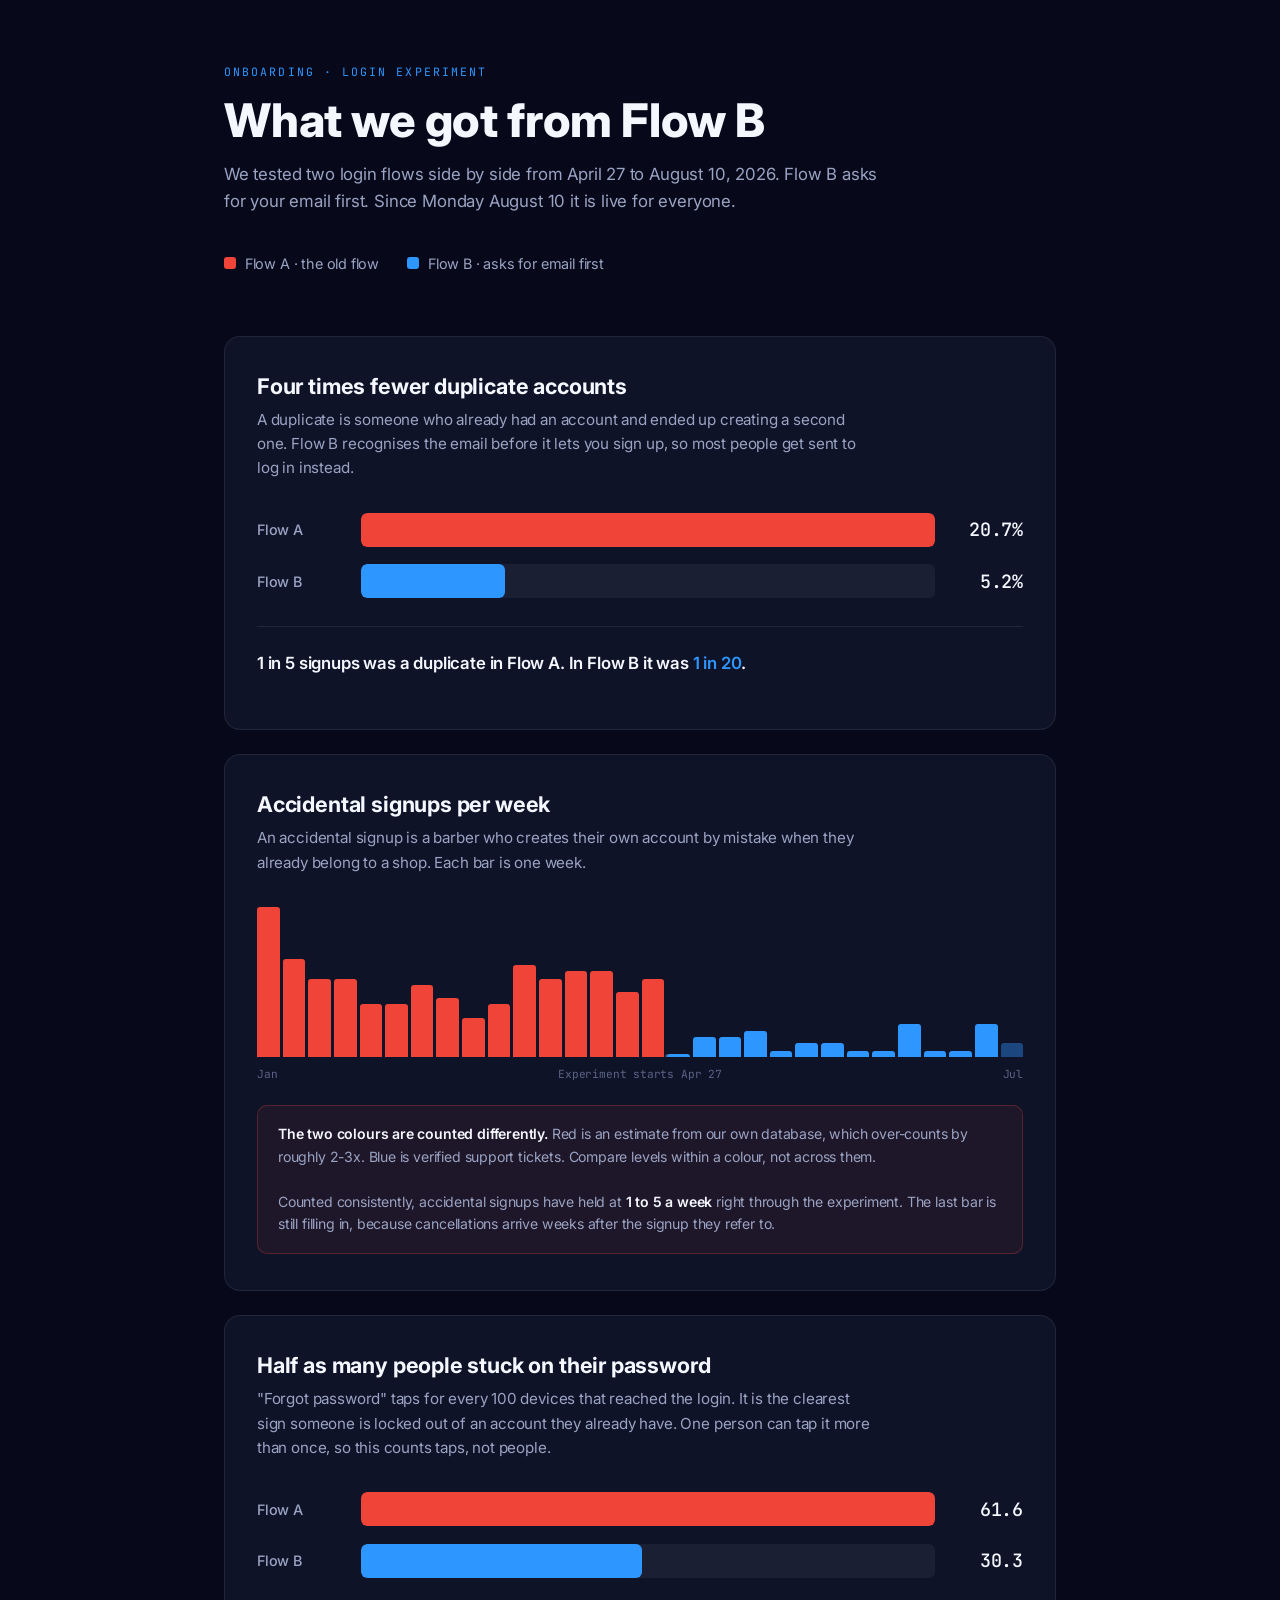
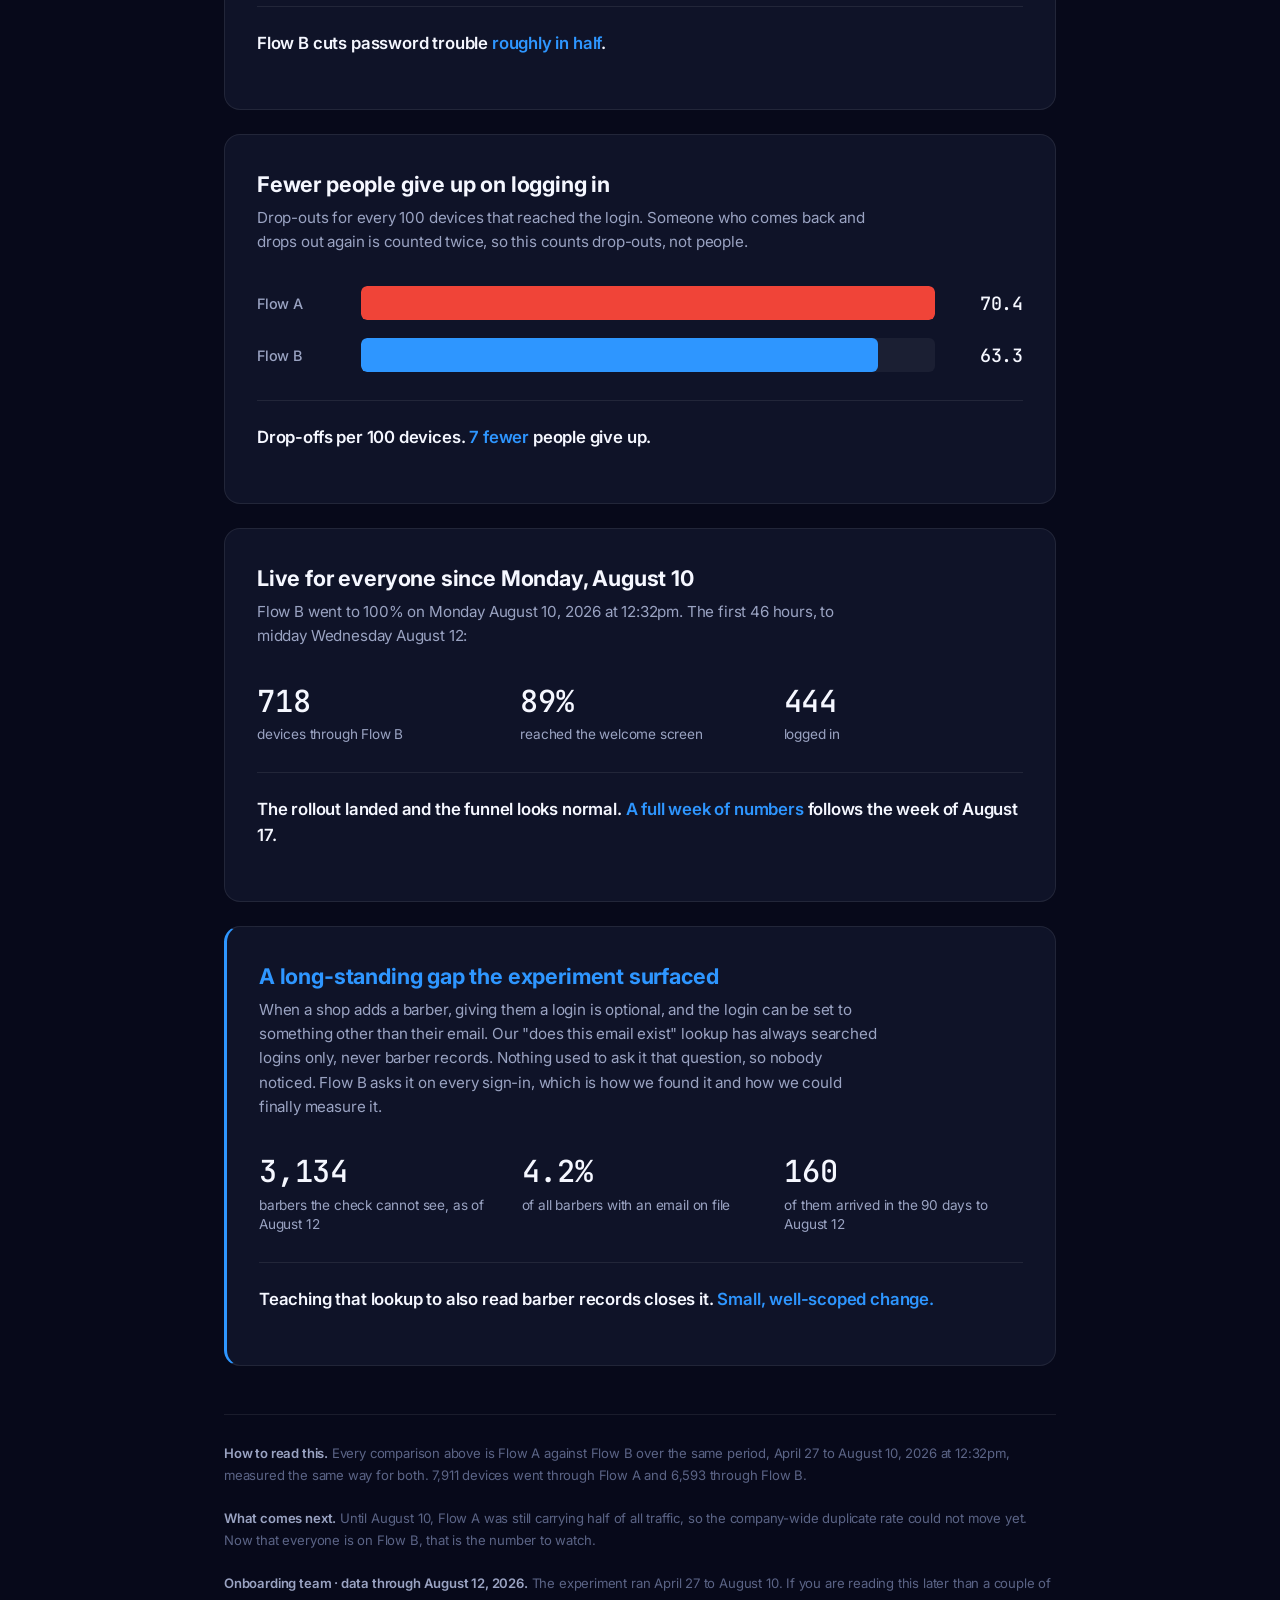
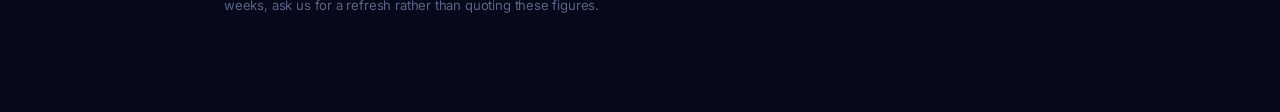
<file: results/index.html>
<!DOCTYPE html>
<html lang="en">
<head>
<meta charset="UTF-8" />
<meta name="viewport" content="width=device-width, initial-scale=1" />
<title>Login Experiment · Results</title>
<link rel="preconnect" href="https://fonts.googleapis.com" />
<link rel="preconnect" href="https://fonts.gstatic.com" crossorigin />
<link href="https://fonts.googleapis.com/css2?family=Inter:wght@400;500;600;700;800&family=JetBrains+Mono:wght@400;500&display=swap" rel="stylesheet" />
<style>
  :root {
    --bg: #07091a;
    --surface: #0f1328;
    --border: rgba(255,255,255,0.08);
    --text: #f5f7ff;
    --muted: #9aa3c2;
    --dim: #5b6486;
    --flow-a: #f04438;
    --flow-b: #2e96ff;
    --font: "Inter", -apple-system, BlinkMacSystemFont, "Segoe UI", system-ui, sans-serif;
    --mono: "JetBrains Mono", "SF Mono", Menlo, monospace;
  }
  * { box-sizing: border-box; }
  body {
    margin: 0;
    background: var(--bg);
    color: var(--text);
    font-family: var(--font);
    letter-spacing: -0.011em;
  }
  .wrap { max-width: 880px; margin: 0 auto; padding: 4rem 1.5rem 6rem; }

  header { margin-bottom: 4rem; }
  .eyebrow {
    font-family: var(--mono); font-size: 0.72rem; letter-spacing: 0.18em;
    text-transform: uppercase; color: var(--flow-b); margin-bottom: 1rem;
  }
  h1 { font-size: clamp(2rem, 5vw, 2.9rem); line-height: 1.08; margin: 0 0 1rem; font-weight: 800; }
  .sub { font-size: 1.05rem; color: var(--muted); line-height: 1.6; margin: 0; max-width: 60ch; }

  .legend { display: flex; gap: 1.75rem; margin: 2.5rem 0 0; flex-wrap: wrap; }
  .legend span { display: flex; align-items: center; gap: 0.55rem; font-size: 0.9rem; color: var(--muted); }
  .dot { width: 12px; height: 12px; border-radius: 3px; flex: none; }

  .card {
    background: var(--surface); border: 1px solid var(--border);
    border-radius: 16px; padding: 2.25rem 2rem; margin-bottom: 1.5rem;
  }
  .card h2 { font-size: 1.35rem; margin: 0 0 0.5rem; font-weight: 700; line-height: 1.25; }
  .card .why { font-size: 0.95rem; color: var(--muted); margin: 0 0 2rem; line-height: 1.6; max-width: 62ch; }

  .bars { display: flex; flex-direction: column; gap: 1.1rem; }
  .row { display: grid; grid-template-columns: 5.5rem 1fr auto; align-items: center; gap: 1rem; }
  .row .name { font-size: 0.9rem; color: var(--muted); font-weight: 500; }
  .track { background: rgba(255,255,255,0.05); border-radius: 6px; height: 34px; overflow: hidden; }
  .fill { height: 100%; border-radius: 6px; }
  .val { font-family: var(--mono); font-size: 1.15rem; font-weight: 500; min-width: 4.5rem; text-align: right; }

  .weekly { margin-bottom: 1.5rem; }
  .wk-bars { display: flex; align-items: flex-end; gap: 3px; height: 150px; }
  .wk { flex: 1; height: var(--h); background: var(--c); border-radius: 3px 3px 0 0; position: relative; min-height: 3px; }
  .wk.lag { opacity: 0.4; }
  .wk.divider { box-shadow: -2px 0 0 rgba(255,255,255,0.25); }
  .wk .tip {
    display: none; position: absolute; bottom: calc(100% + 8px); left: 50%;
    transform: translateX(-50%); white-space: nowrap; background: #000;
    border: 1px solid var(--border); border-radius: 6px; padding: 0.35rem 0.6rem;
    font-family: var(--mono); font-size: 0.72rem; color: var(--text); z-index: 5;
  }
  .wk:hover .tip { display: block; }
  .wk-axis {
    display: flex; justify-content: space-between; margin-top: 0.6rem;
    font-family: var(--mono); font-size: 0.7rem; color: var(--dim);
  }
  .caveat {
    background: rgba(240,68,56,0.07); border: 1px solid rgba(240,68,56,0.28);
    border-radius: 10px; padding: 1.1rem 1.25rem;
    font-size: 0.88rem; color: var(--muted); line-height: 1.6;
  }
  .caveat strong { color: var(--text); font-weight: 600; }

  .takeaway {
    margin-top: 1.75rem; padding-top: 1.5rem; border-top: 1px solid var(--border);
    font-size: 1.05rem; font-weight: 600; line-height: 1.5;
  }
  .takeaway em { font-style: normal; color: var(--flow-b); }

  .status {
    display: grid; grid-template-columns: repeat(auto-fit, minmax(150px, 1fr));
    gap: 1.5rem; margin-top: 0.5rem;
  }
  .stat .n { font-family: var(--mono); font-size: 1.9rem; font-weight: 500; }
  .stat .l { font-size: 0.85rem; color: var(--muted); margin-top: 0.3rem; line-height: 1.4; }

  .next { border-left: 3px solid var(--flow-b); }
  .next h2 { color: var(--flow-b); }

  footer {
    margin-top: 3rem; padding-top: 1.75rem; border-top: 1px solid var(--border);
    font-size: 0.82rem; color: var(--dim); line-height: 1.65;
  }
  footer strong { color: var(--muted); font-weight: 600; }
</style>
</head>
<body>
<div class="wrap">

  <header>
    <div class="eyebrow">Onboarding · Login experiment</div>
    <h1>What we got from Flow B</h1>
    <p class="sub">We tested two login flows side by side from April 27 to August 10, 2026. Flow B asks for your email first. Since Monday August 10 it is live for everyone.</p>
    <div class="legend">
      <span><i class="dot" style="background: var(--flow-a)"></i> Flow A · the old flow</span>
      <span><i class="dot" style="background: var(--flow-b)"></i> Flow B · asks for email first</span>
    </div>
  </header>

  <div class="card">
    <h2>Four times fewer duplicate accounts</h2>
    <p class="why">A duplicate is someone who already had an account and ended up creating a second one. Flow B recognises the email before it lets you sign up, so most people get sent to log in instead.</p>
    <div class="bars">
      <div class="row">
        <span class="name">Flow A</span>
        <div class="track"><div class="fill" style="width: 100%; background: var(--flow-a)"></div></div>
        <span class="val">20.7%</span>
      </div>
      <div class="row">
        <span class="name">Flow B</span>
        <div class="track"><div class="fill" style="width: 25%; background: var(--flow-b)"></div></div>
        <span class="val">5.2%</span>
      </div>
    </div>
    <p class="takeaway">1 in 5 signups was a duplicate in Flow A. In Flow B it was <em>1 in 20</em>.</p>
  </div>

  <div class="card">
    <h2>Accidental signups per week</h2>
    <p class="why">An accidental signup is a barber who creates their own account by mistake when they already belong to a shop. Each bar is one week.</p>
    <div class="weekly">
      <div class="wk-bars">
        <div class="wk" style="--h: 100%; --c: var(--flow-a)"><span class="tip">Jan 5 · 23</span></div>
        <div class="wk" style="--h: 65%; --c: var(--flow-a)"><span class="tip">Jan 12 · 15</span></div>
        <div class="wk" style="--h: 52%; --c: var(--flow-a)"><span class="tip">Jan 19 · 12</span></div>
        <div class="wk" style="--h: 52%; --c: var(--flow-a)"><span class="tip">Jan 26 · 12</span></div>
        <div class="wk" style="--h: 35%; --c: var(--flow-a)"><span class="tip">Feb 2 · 8</span></div>
        <div class="wk" style="--h: 35%; --c: var(--flow-a)"><span class="tip">Feb 9 · 8</span></div>
        <div class="wk" style="--h: 48%; --c: var(--flow-a)"><span class="tip">Feb 16 · 11</span></div>
        <div class="wk" style="--h: 39%; --c: var(--flow-a)"><span class="tip">Feb 23 · 9</span></div>
        <div class="wk" style="--h: 26%; --c: var(--flow-a)"><span class="tip">Mar 2 · 6</span></div>
        <div class="wk" style="--h: 35%; --c: var(--flow-a)"><span class="tip">Mar 9 · 8</span></div>
        <div class="wk" style="--h: 61%; --c: var(--flow-a)"><span class="tip">Mar 16 · 14</span></div>
        <div class="wk" style="--h: 52%; --c: var(--flow-a)"><span class="tip">Mar 23 · 12</span></div>
        <div class="wk" style="--h: 57%; --c: var(--flow-a)"><span class="tip">Mar 30 · 13</span></div>
        <div class="wk" style="--h: 57%; --c: var(--flow-a)"><span class="tip">Apr 6 · 13</span></div>
        <div class="wk" style="--h: 43%; --c: var(--flow-a)"><span class="tip">Apr 13 · 10</span></div>
        <div class="wk" style="--h: 52%; --c: var(--flow-a)"><span class="tip">Apr 20 · 12</span></div>
        <div class="wk divider" style="--h: 2%; --c: var(--flow-b)"><span class="tip">Apr 27 · 0 · experiment starts mid-week</span></div>
        <div class="wk" style="--h: 13%; --c: var(--flow-b)"><span class="tip">May 4 · 3</span></div>
        <div class="wk" style="--h: 13%; --c: var(--flow-b)"><span class="tip">May 11 · 3</span></div>
        <div class="wk" style="--h: 17%; --c: var(--flow-b)"><span class="tip">May 18 · 4</span></div>
        <div class="wk" style="--h: 4%; --c: var(--flow-b)"><span class="tip">May 25 · 1</span></div>
        <div class="wk" style="--h: 9%; --c: var(--flow-b)"><span class="tip">Jun 1 · 2</span></div>
        <div class="wk" style="--h: 9%; --c: var(--flow-b)"><span class="tip">Jun 8 · 2</span></div>
        <div class="wk" style="--h: 4%; --c: var(--flow-b)"><span class="tip">Jun 15 · 1</span></div>
        <div class="wk" style="--h: 4%; --c: var(--flow-b)"><span class="tip">Jun 22 · 1</span></div>
        <div class="wk" style="--h: 22%; --c: var(--flow-b)"><span class="tip">Jun 29 · 5</span></div>
        <div class="wk" style="--h: 4%; --c: var(--flow-b)"><span class="tip">Jul 6 · 1</span></div>
        <div class="wk" style="--h: 4%; --c: var(--flow-b)"><span class="tip">Jul 13 · 1</span></div>
        <div class="wk" style="--h: 22%; --c: var(--flow-b)"><span class="tip">Jul 20 · 5</span></div>
        <div class="wk lag" style="--h: 9%; --c: var(--flow-b)"><span class="tip">Jul 27 · 2 · still filling in</span></div>
      </div>
      <div class="wk-axis"><span>Jan</span><span>Experiment starts Apr 27</span><span>Jul</span></div>
    </div>
    <div class="caveat">
      <strong>The two colours are counted differently.</strong> Red is an estimate from our own database, which over-counts by roughly 2-3x. Blue is verified support tickets. Compare levels within a colour, not across them.
      <br /><br />
      Counted consistently, accidental signups have held at <strong>1 to 5 a week</strong> right through the experiment. The last bar is still filling in, because cancellations arrive weeks after the signup they refer to.
    </div>
  </div>

  <div class="card">
    <h2>Half as many people stuck on their password</h2>
    <p class="why">"Forgot password" taps for every 100 devices that reached the login. It is the clearest sign someone is locked out of an account they already have. One person can tap it more than once, so this counts taps, not people.</p>
    <div class="bars">
      <div class="row">
        <span class="name">Flow A</span>
        <div class="track"><div class="fill" style="width: 100%; background: var(--flow-a)"></div></div>
        <span class="val">61.6</span>
      </div>
      <div class="row">
        <span class="name">Flow B</span>
        <div class="track"><div class="fill" style="width: 49%; background: var(--flow-b)"></div></div>
        <span class="val">30.3</span>
      </div>
    </div>
    <p class="takeaway">Flow B cuts password trouble <em>roughly in half</em>.</p>
  </div>

  <div class="card">
    <h2>Fewer people give up on logging in</h2>
    <p class="why">Drop-outs for every 100 devices that reached the login. Someone who comes back and drops out again is counted twice, so this counts drop-outs, not people.</p>
    <div class="bars">
      <div class="row">
        <span class="name">Flow A</span>
        <div class="track"><div class="fill" style="width: 100%; background: var(--flow-a)"></div></div>
        <span class="val">70.4</span>
      </div>
      <div class="row">
        <span class="name">Flow B</span>
        <div class="track"><div class="fill" style="width: 90%; background: var(--flow-b)"></div></div>
        <span class="val">63.3</span>
      </div>
    </div>
    <p class="takeaway">Drop-offs per 100 devices. <em>7 fewer</em> people give up.</p>
  </div>

  <div class="card">
    <h2>Live for everyone since Monday, August 10</h2>
    <p class="why">Flow B went to 100% on Monday August 10, 2026 at 12:32pm. The first 46 hours, to midday Wednesday August 12:</p>
    <div class="status">
      <div class="stat"><div class="n">718</div><div class="l">devices through Flow B</div></div>
      <div class="stat"><div class="n">89%</div><div class="l">reached the welcome screen</div></div>
      <div class="stat"><div class="n">444</div><div class="l">logged in</div></div>
    </div>
    <p class="takeaway">The rollout landed and the funnel looks normal. <em>A full week of numbers</em> follows the week of August 17.</p>
  </div>

  <div class="card next">
    <h2>A long-standing gap the experiment surfaced</h2>
    <p class="why">When a shop adds a barber, giving them a login is optional, and the login can be set to something other than their email. Our "does this email exist" lookup has always searched logins only, never barber records. Nothing used to ask it that question, so nobody noticed. Flow B asks it on every sign-in, which is how we found it and how we could finally measure it.</p>
    <div class="status">
      <div class="stat"><div class="n">3,134</div><div class="l">barbers the check cannot see, as of August 12</div></div>
      <div class="stat"><div class="n">4.2%</div><div class="l">of all barbers with an email on file</div></div>
      <div class="stat"><div class="n">160</div><div class="l">of them arrived in the 90 days to August 12</div></div>
    </div>
    <p class="takeaway">Teaching that lookup to also read barber records closes it. <em>Small, well-scoped change.</em></p>
  </div>

  <footer>
    <strong>How to read this.</strong> Every comparison above is Flow A against Flow B over the same period, April 27 to August 10, 2026 at 12:32pm, measured the same way for both. 7,911 devices went through Flow A and 6,593 through Flow B.<br /><br />
    <strong>What comes next.</strong> Until August 10, Flow A was still carrying half of all traffic, so the company-wide duplicate rate could not move yet. Now that everyone is on Flow B, that is the number to watch.<br /><br />
    <strong>Onboarding team · data through August 12, 2026.</strong> The experiment ran April 27 to August 10. If you are reading this later than a couple of weeks, ask us for a refresh rather than quoting these figures.
  </footer>

</div>
</body>
</html>
</file>
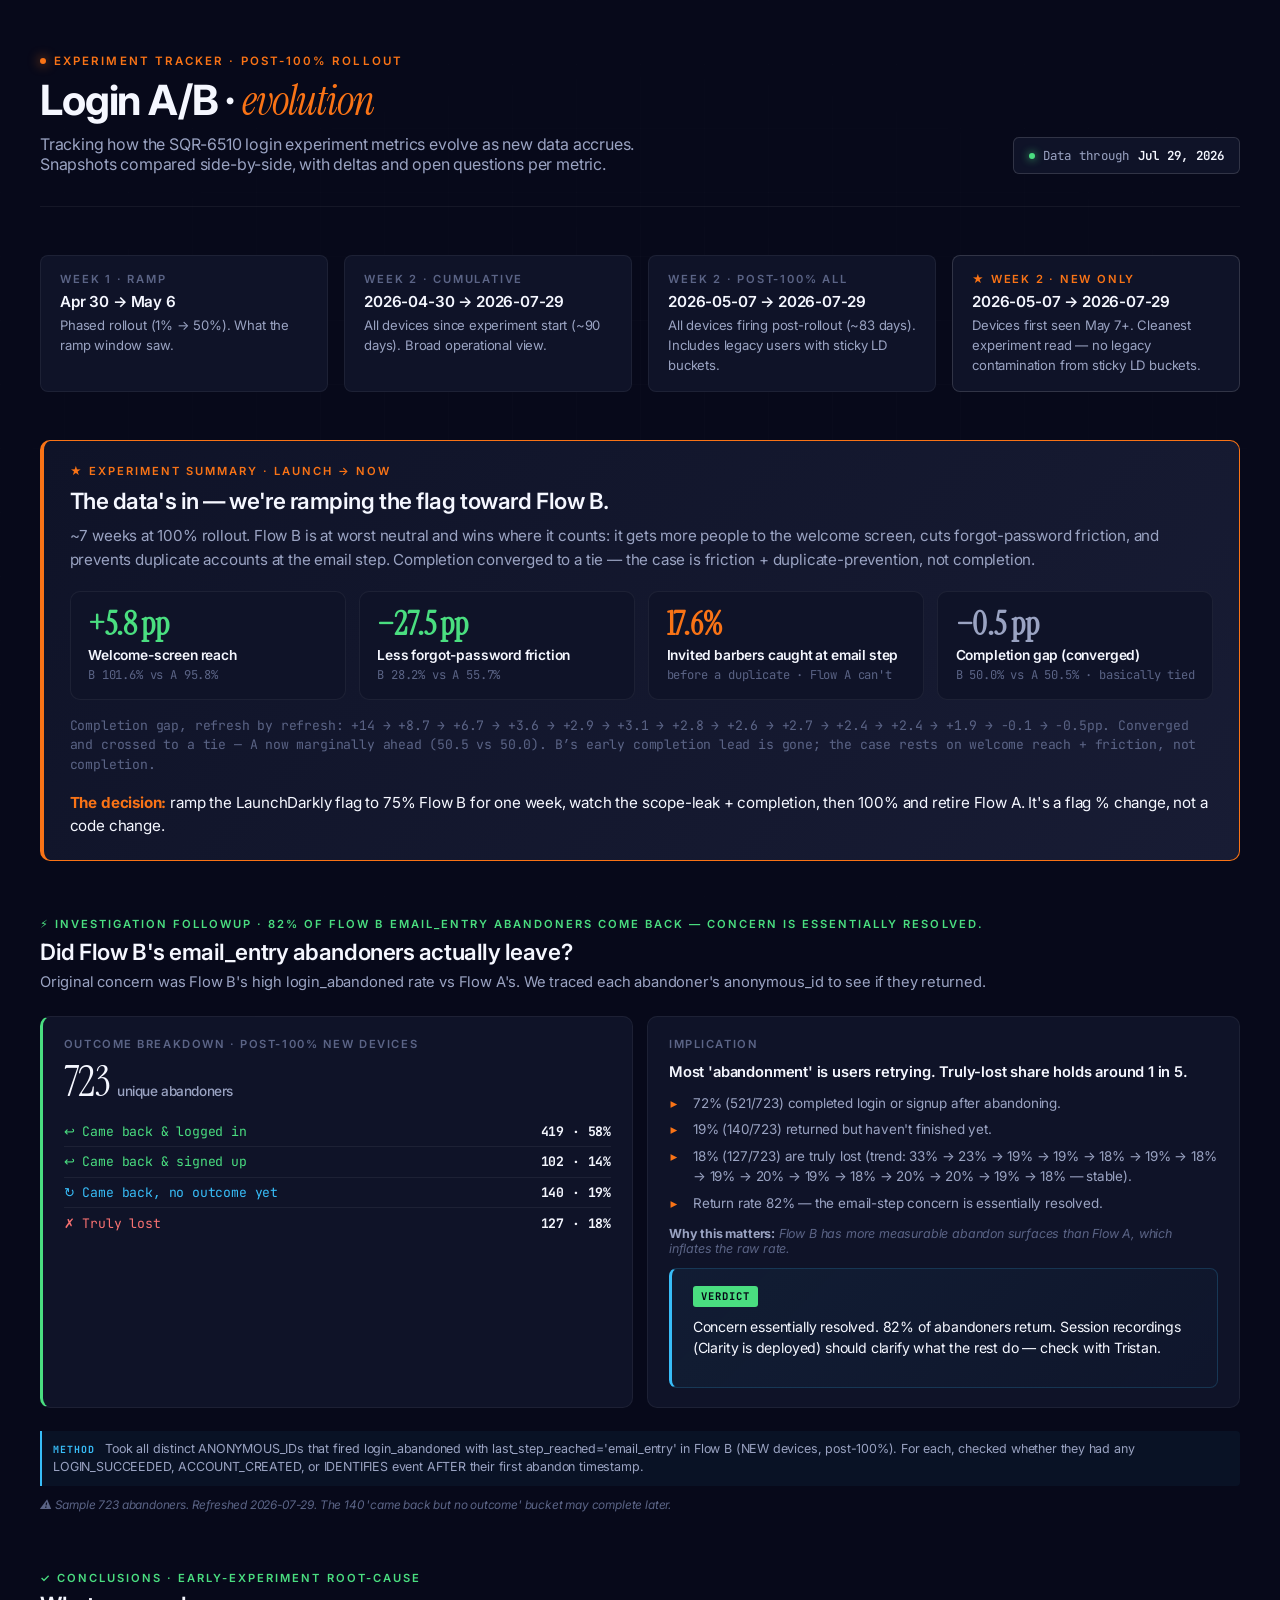
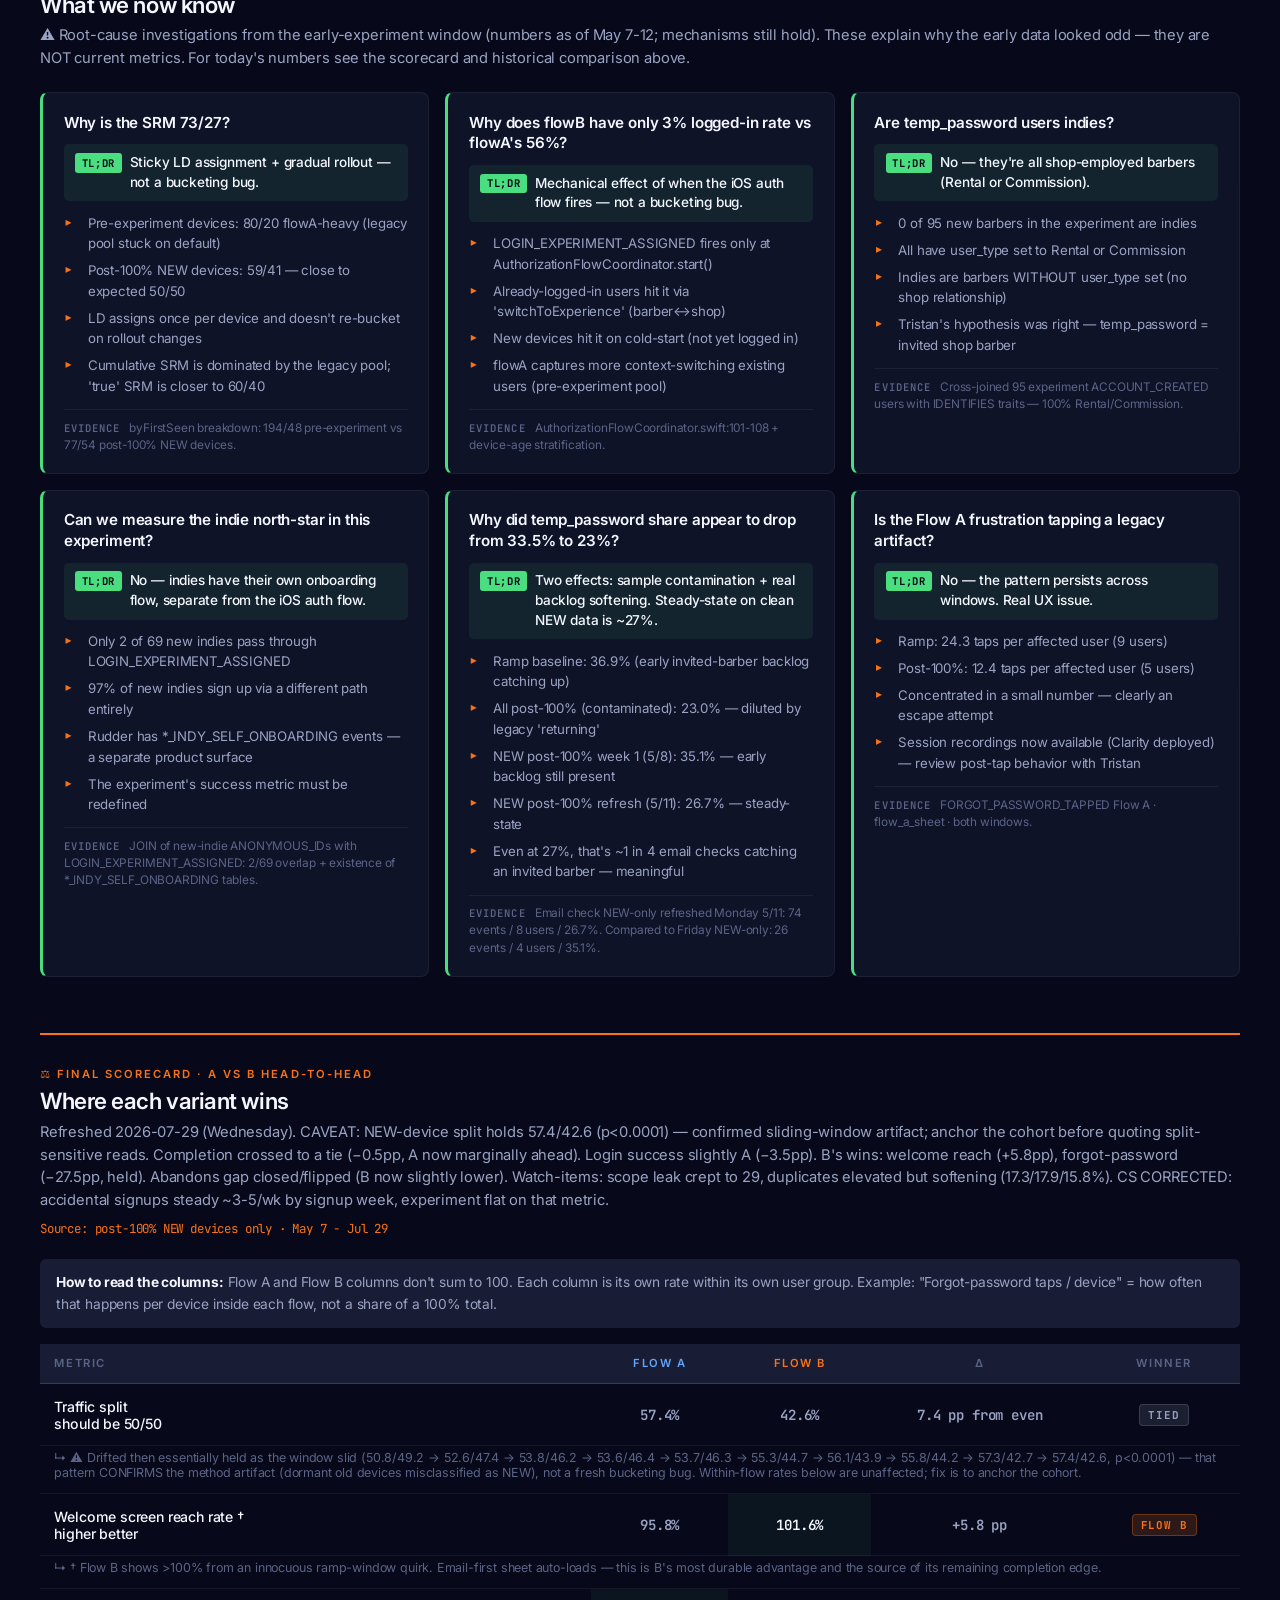
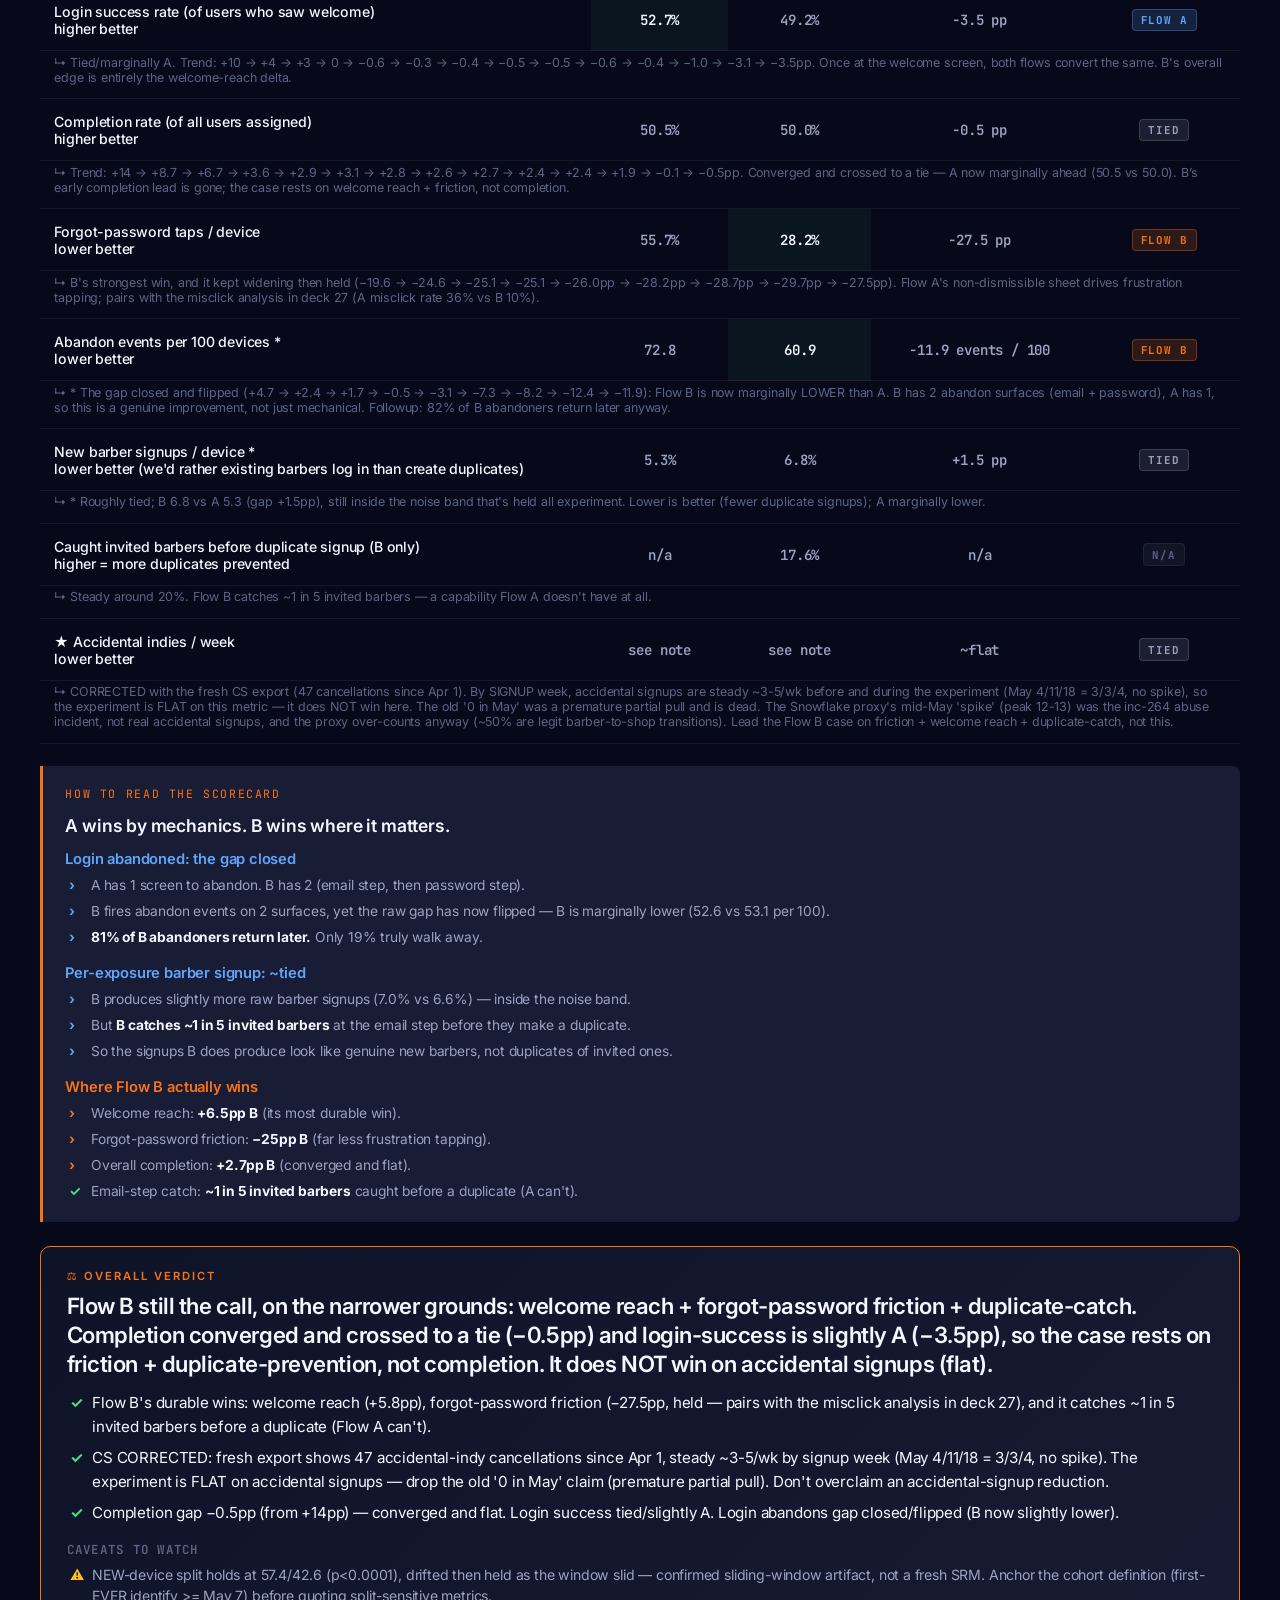
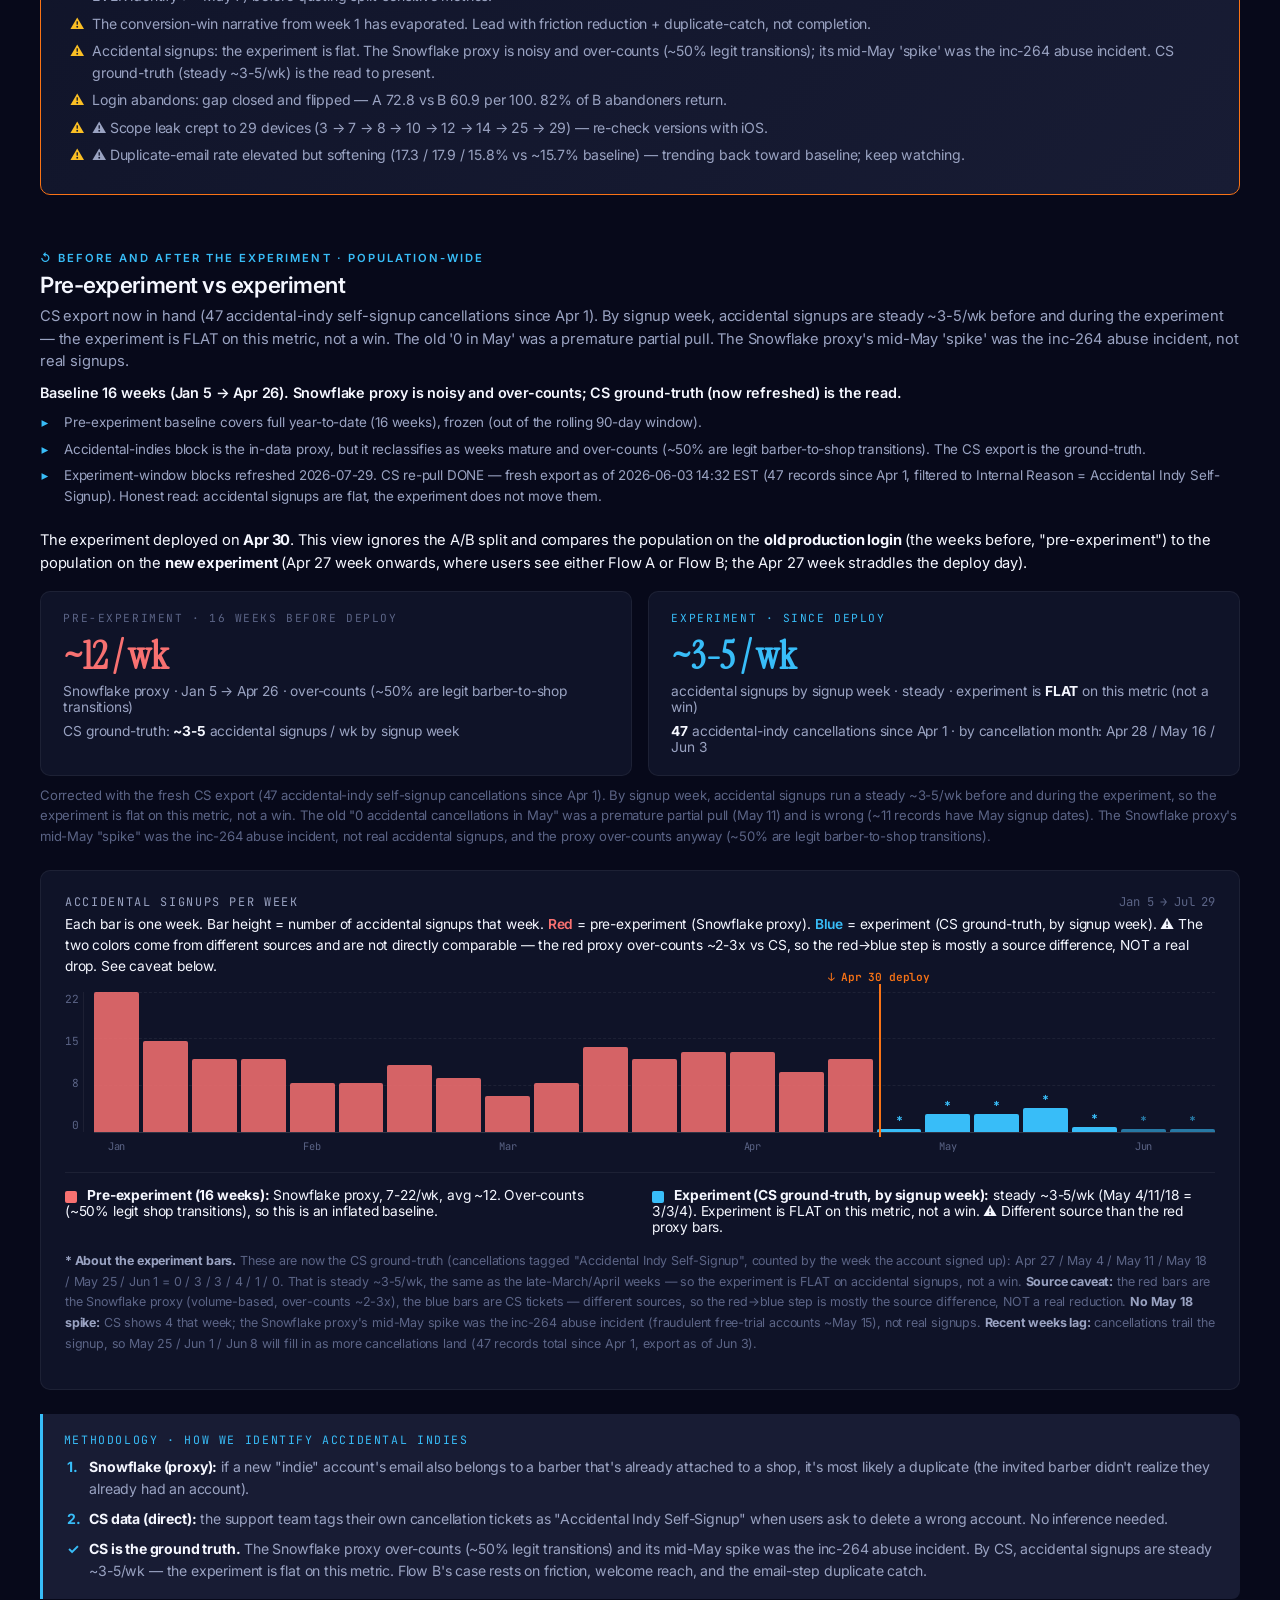
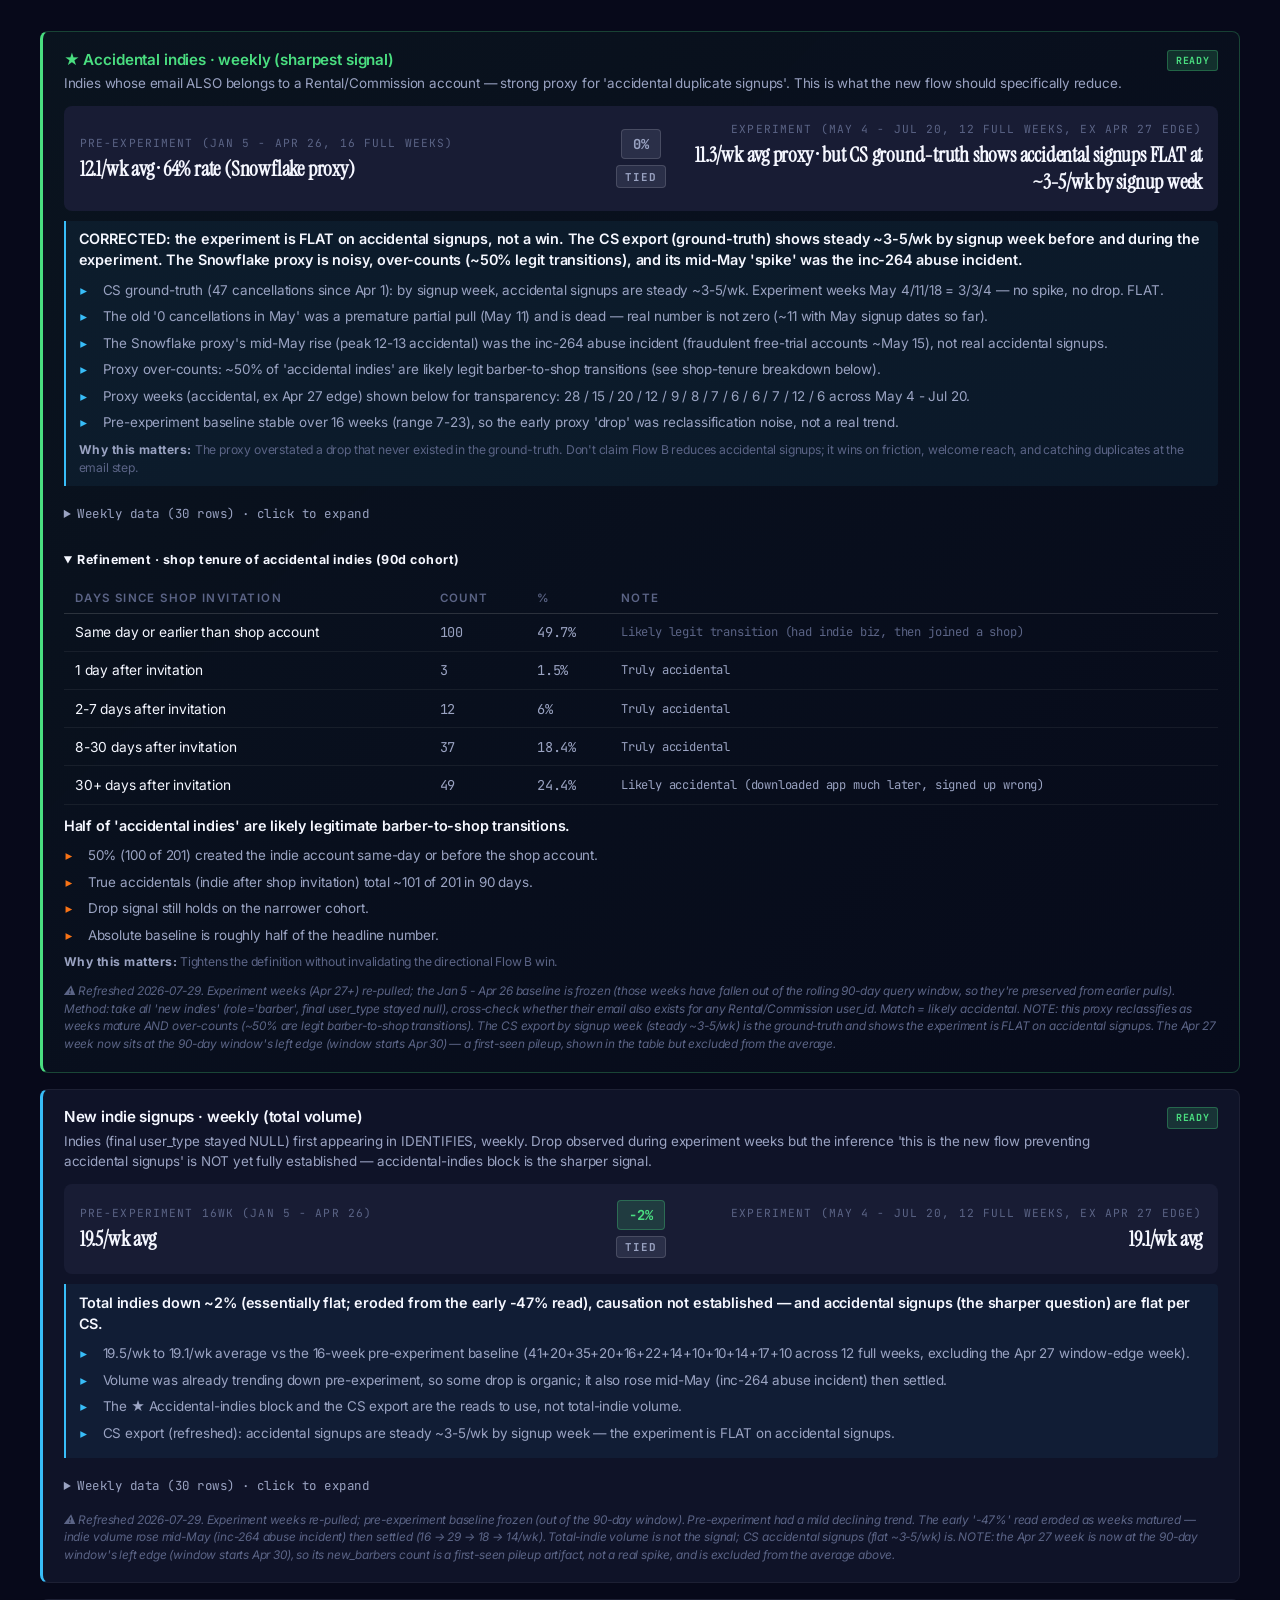
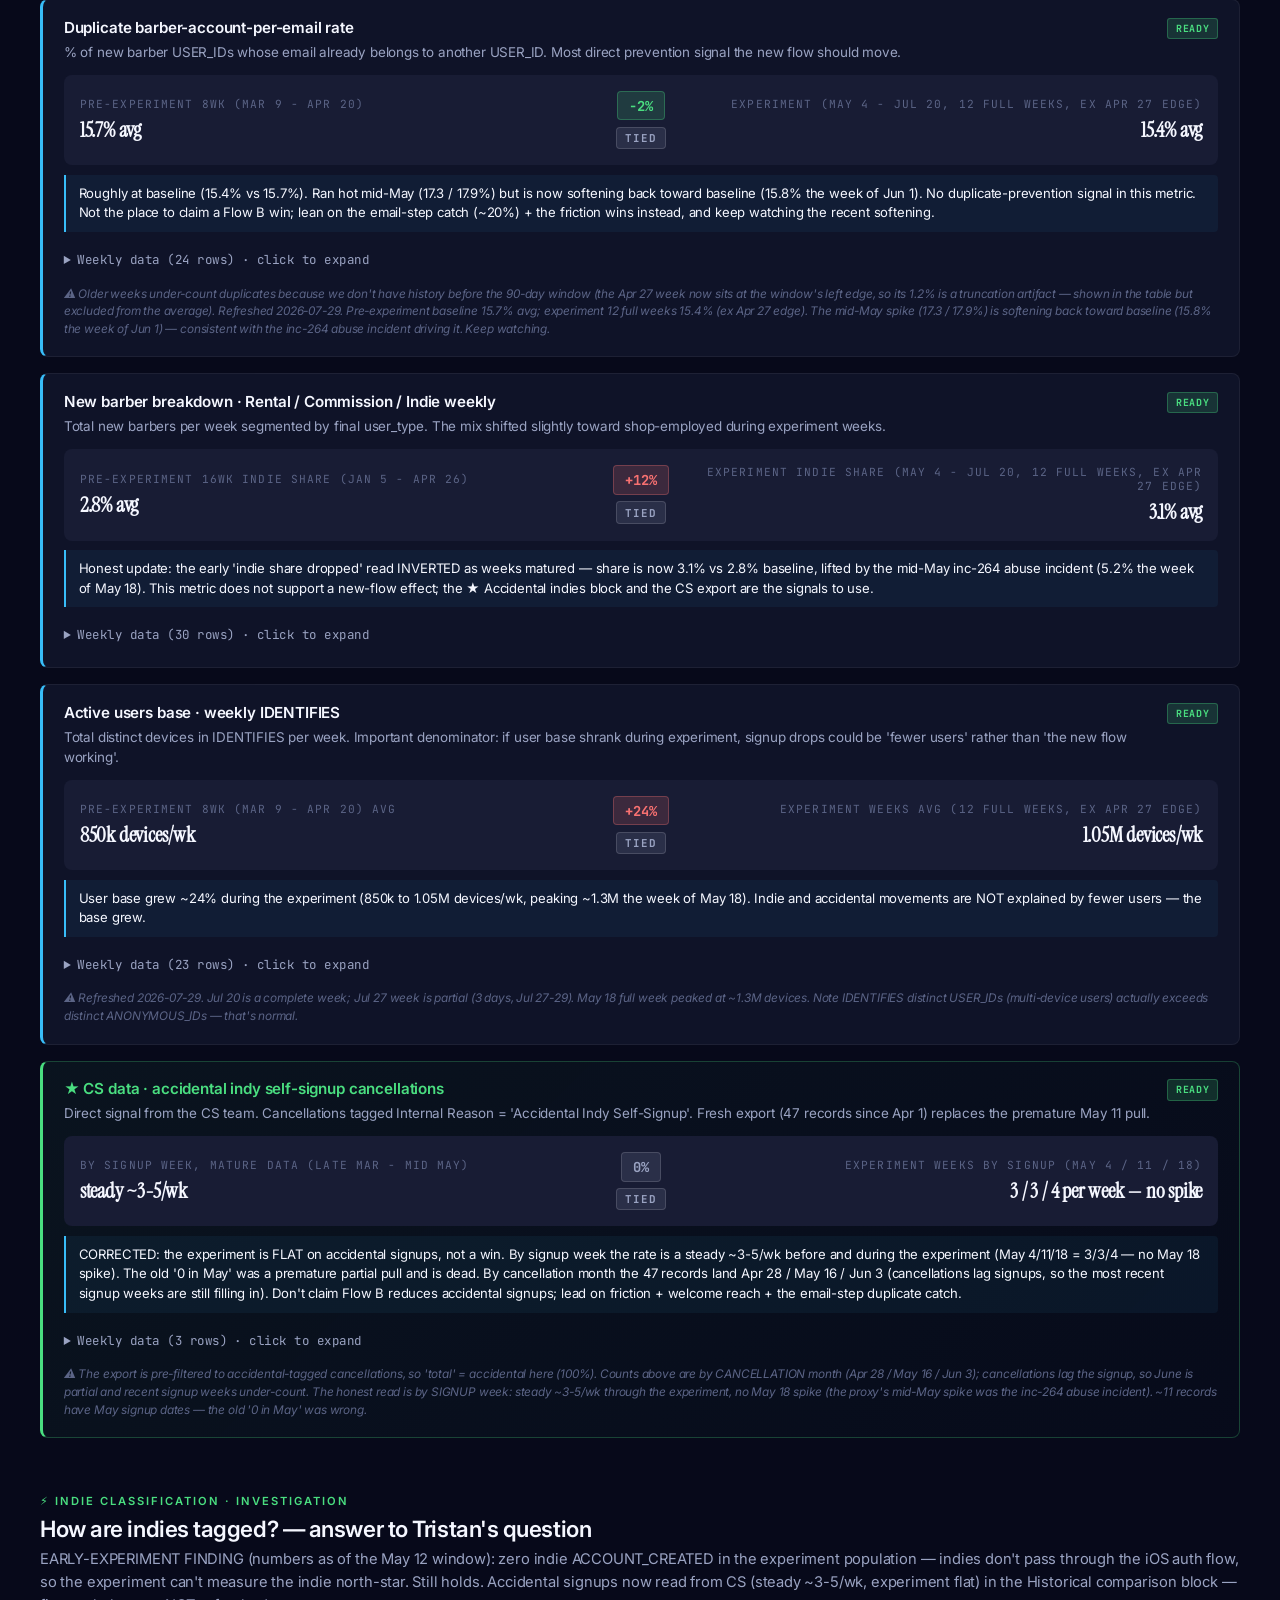
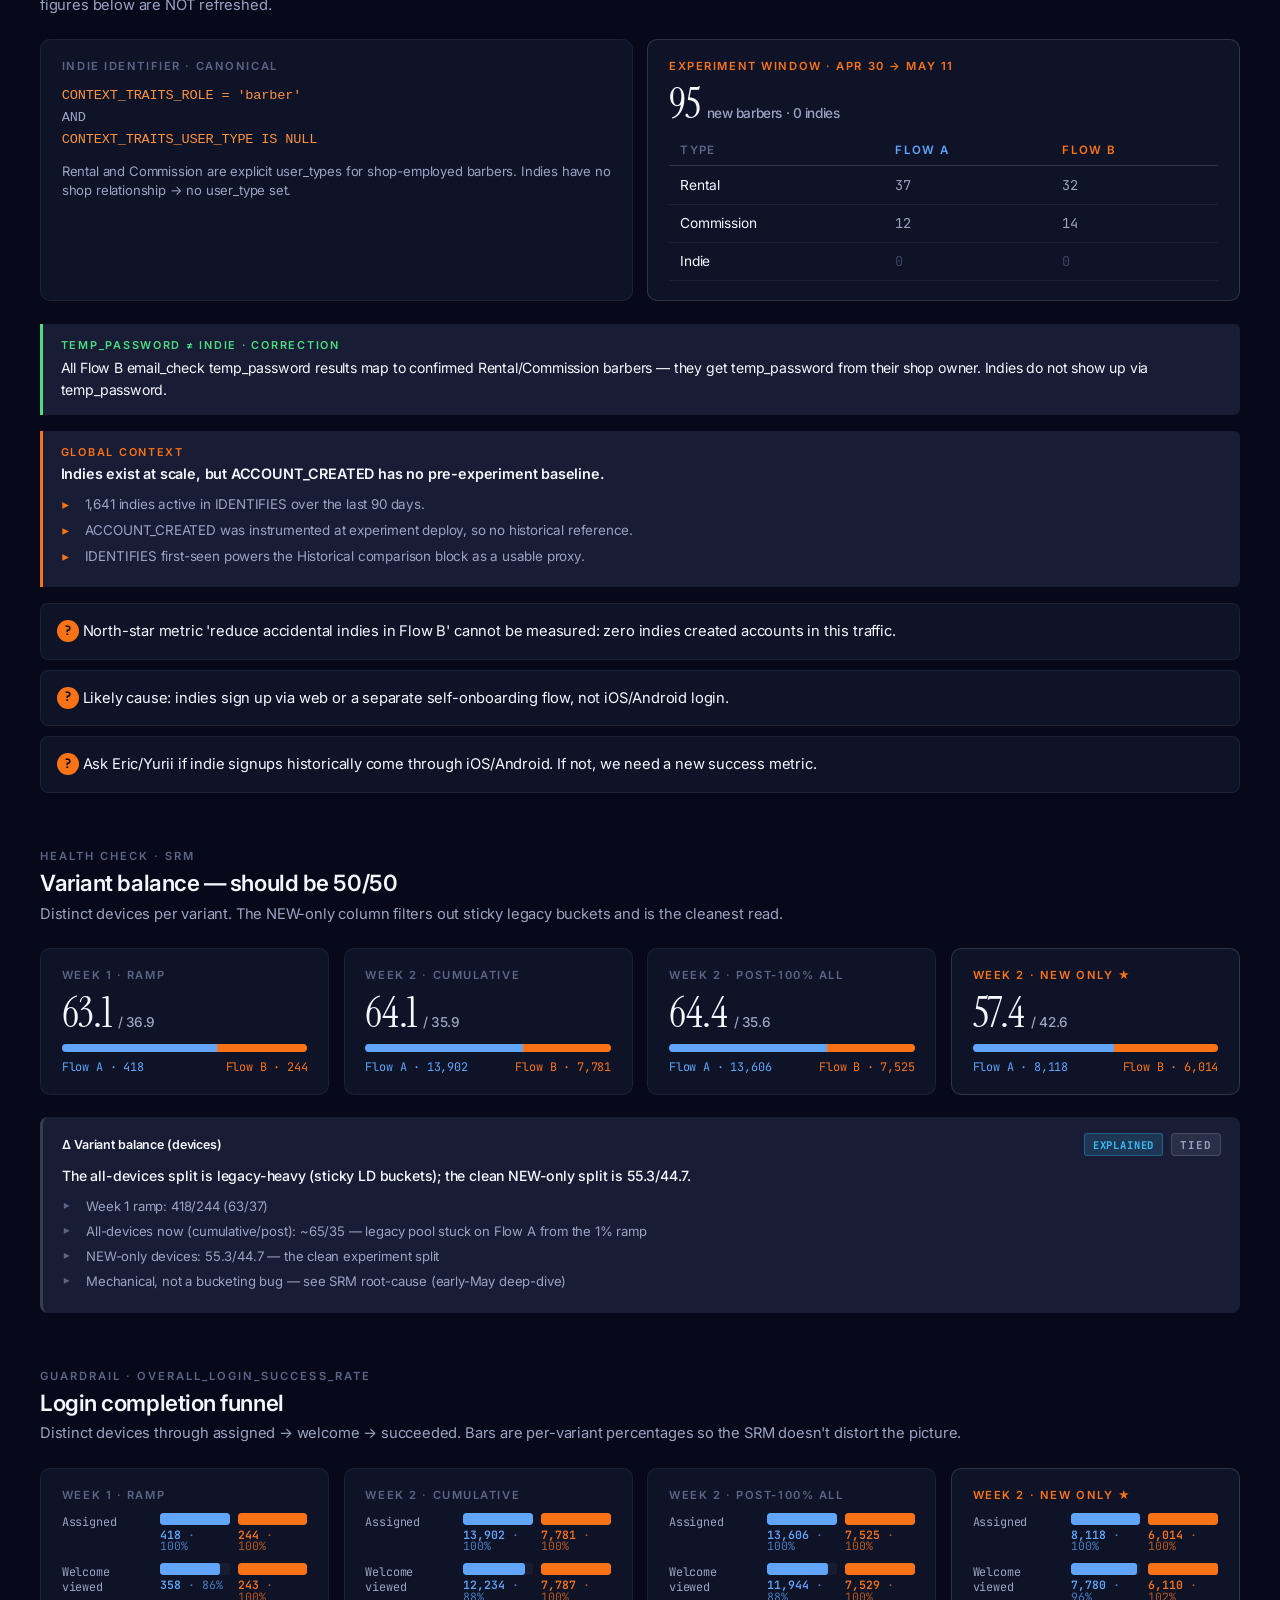
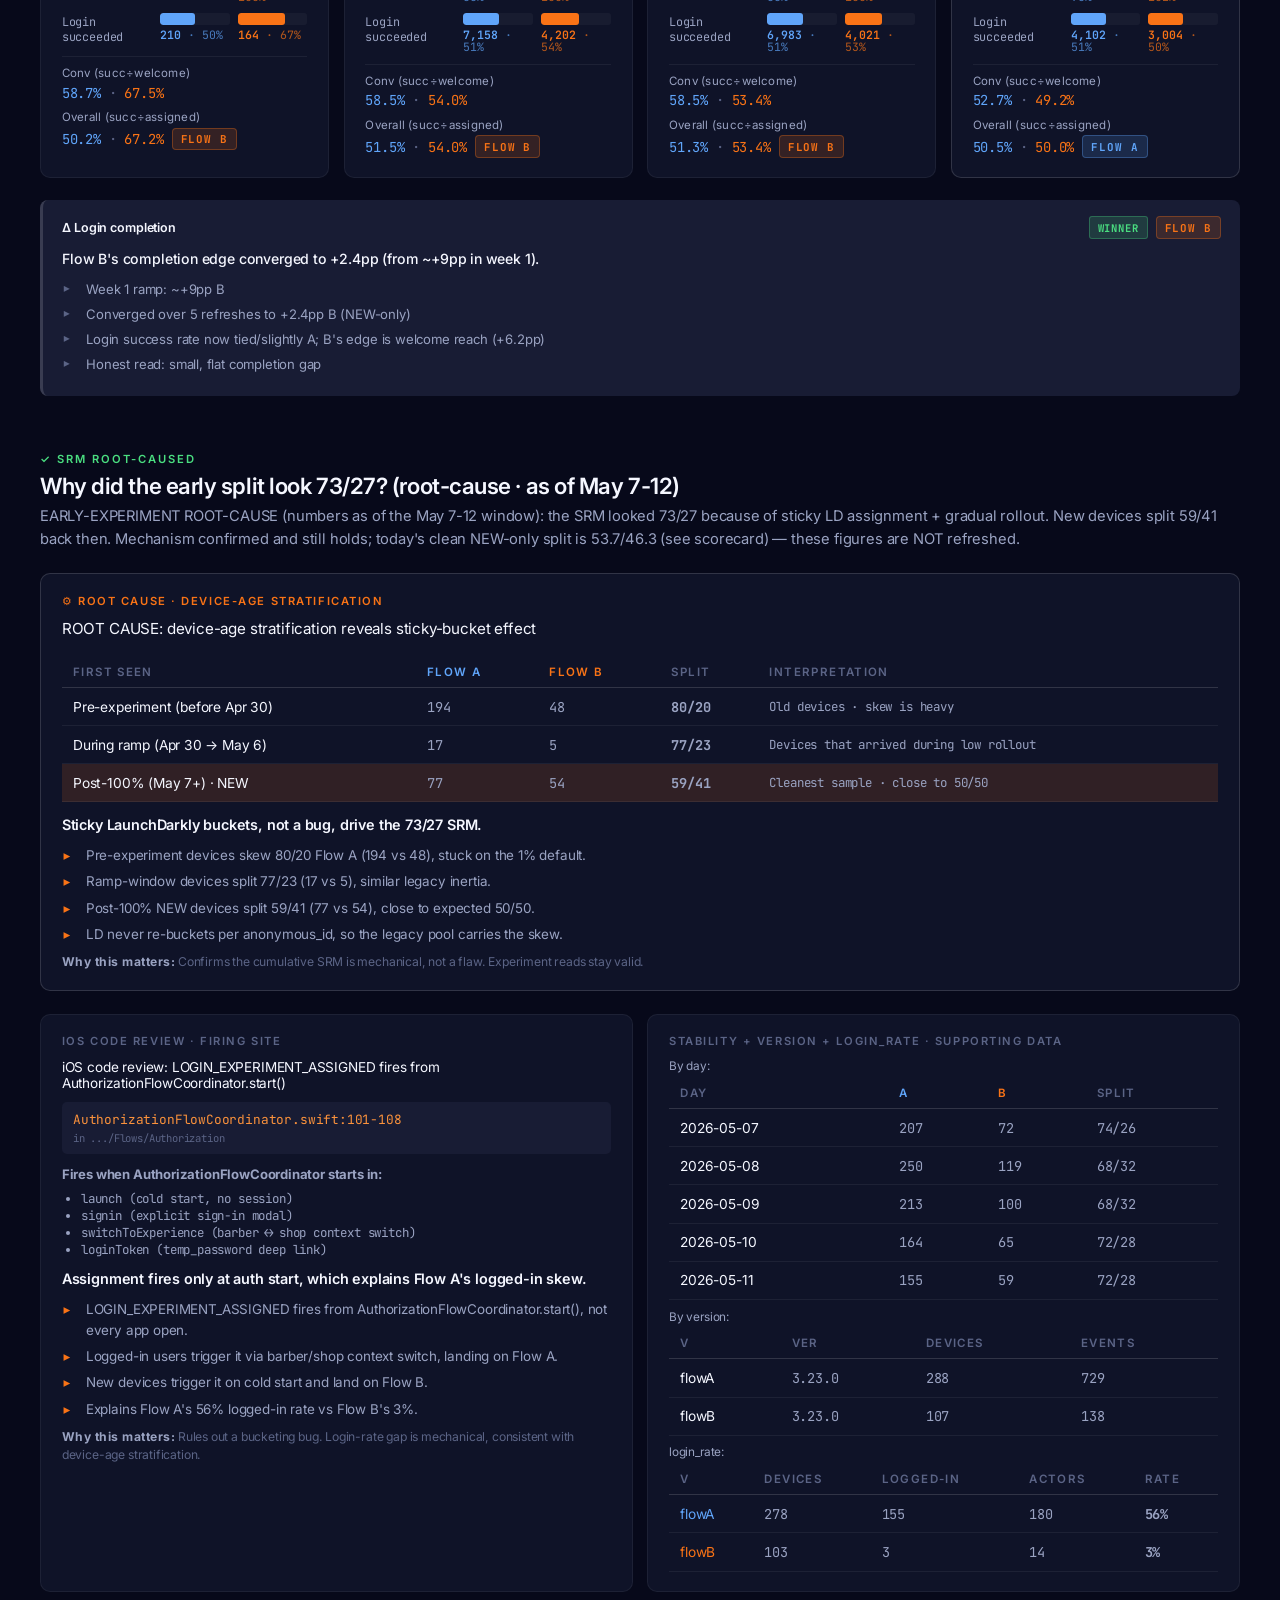
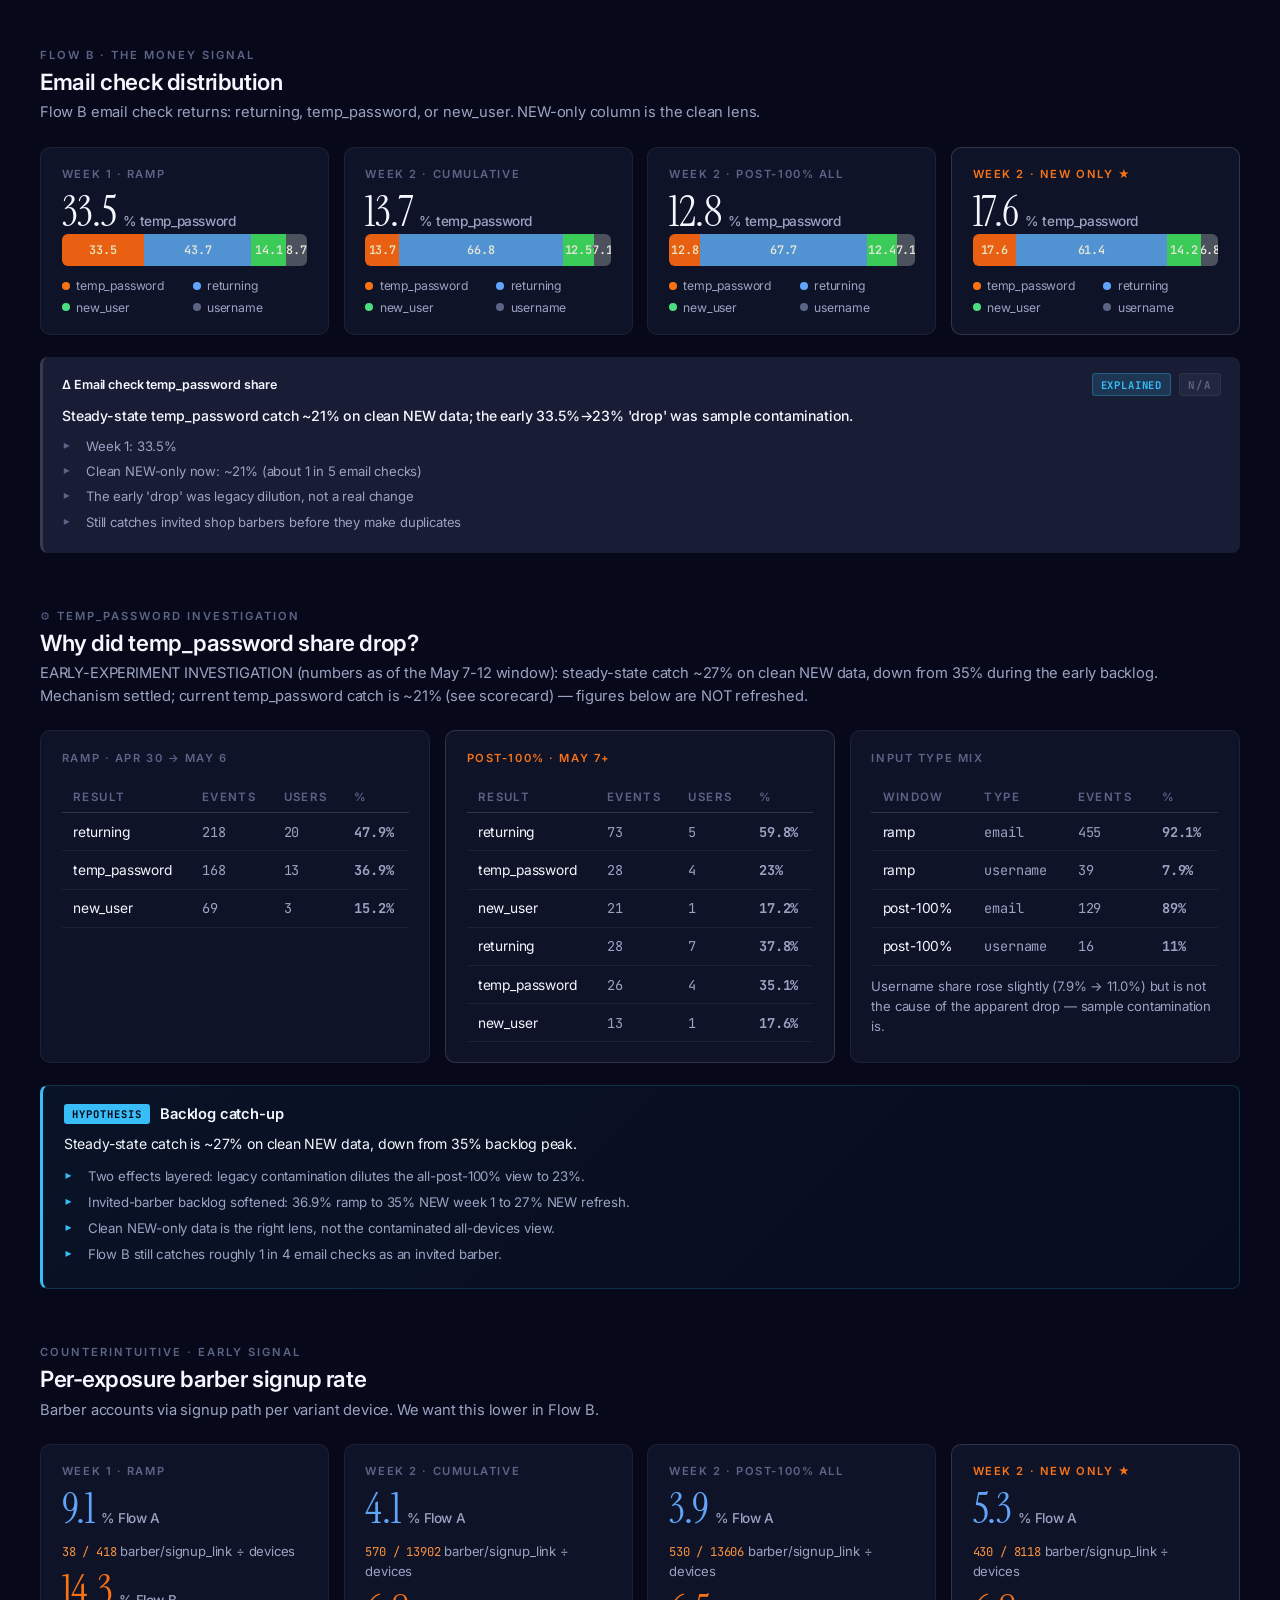
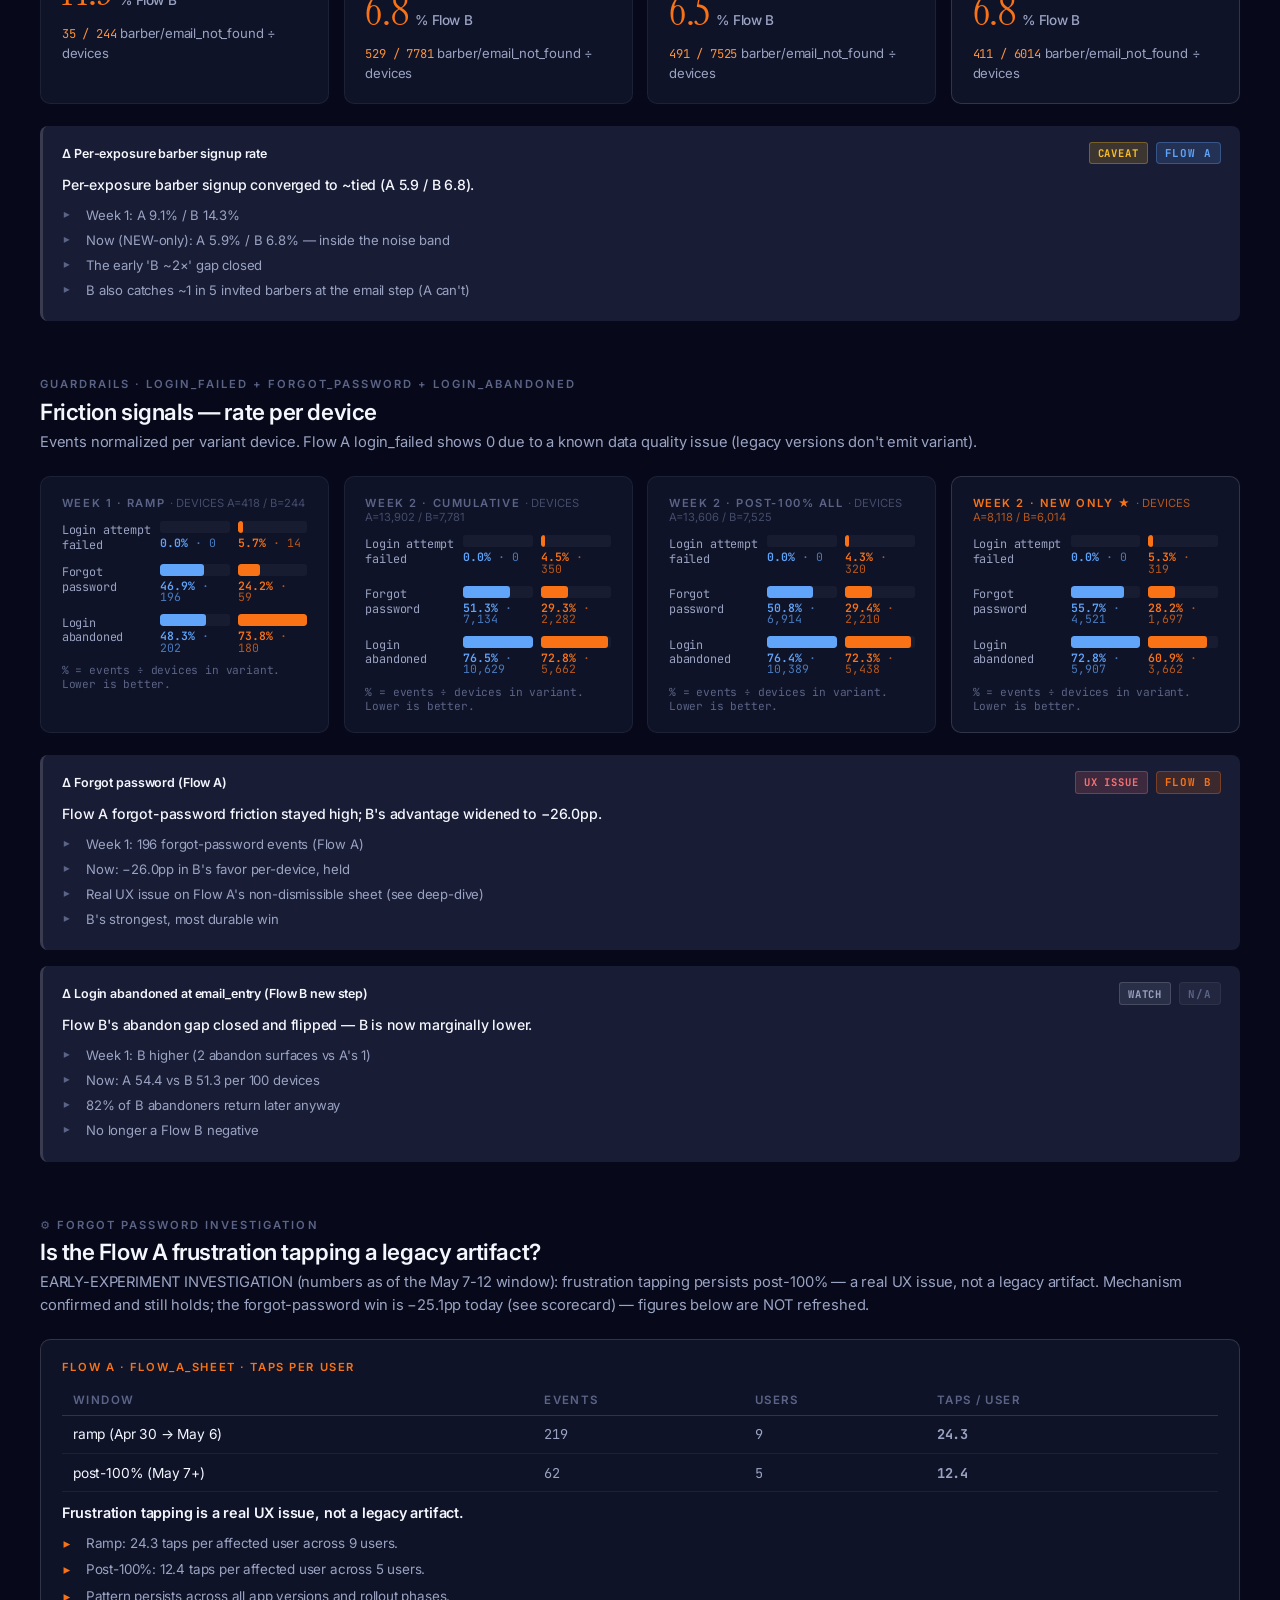
<file: tracker/index.html>
<!DOCTYPE html>
<html lang="en">
<head>
  <meta charset="UTF-8" />
  <meta name="viewport" content="width=device-width, initial-scale=1" />
  <title>Onboarding Experiment · Tracker</title>

  <link rel="preconnect" href="https://fonts.googleapis.com" />
  <link rel="preconnect" href="https://fonts.gstatic.com" crossorigin />
  <link
    href="https://fonts.googleapis.com/css2?family=Inter:wght@400;500;600;700;800&family=Instrument+Serif:ital@0;1&family=JetBrains+Mono:wght@400;500;600&display=swap"
    rel="stylesheet"
  />

  <style>
    :root {
      --bg-base: #07091a;
      --bg-deep: #050714;
      --bg-surface: #0f1328;
      --bg-elevated: #181c34;
      --bg-glass: rgba(20, 24, 48, 0.55);

      --border: rgba(255, 255, 255, 0.06);
      --border-strong: rgba(255, 255, 255, 0.14);
      --border-warm: rgba(249, 115, 22, 0.18);

      --text: #f5f7ff;
      --text-muted: #9aa3c2;
      --text-dim: #5b6486;

      --accent: #f97316;
      --accent-bright: #fb923c;
      --accent-deep: #c2410c;
      --accent-soft: rgba(249, 115, 22, 0.14);

      --flow-a: #60a5fa;
      --flow-a-soft: rgba(96, 165, 250, 0.14);
      --flow-b: #f97316;
      --flow-b-soft: rgba(249, 115, 22, 0.14);

      --success: #4ade80;
      --warning: #fbbf24;
      --danger: #f87171;
      --info: #38bdf8;

      --font-sans: "Inter", -apple-system, BlinkMacSystemFont, "Segoe UI", system-ui, sans-serif;
      --font-display: "Instrument Serif", "Times New Roman", Georgia, serif;
      --font-mono: "JetBrains Mono", "SF Mono", Menlo, Monaco, monospace;
    }

    * { box-sizing: border-box; }

    body {
      margin: 0;
      font-family: var(--font-sans);
      background: var(--bg-base);
      color: var(--text);
      letter-spacing: -0.011em;
      min-height: 100vh;
    }

    /* Ambient grid */
    body::before {
      content: "";
      position: fixed;
      inset: 0;
      background-image:
        linear-gradient(rgba(255, 255, 255, 0.025) 1px, transparent 1px),
        linear-gradient(90deg, rgba(255, 255, 255, 0.025) 1px, transparent 1px);
      background-size: 64px 64px;
      mask-image: radial-gradient(ellipse 80% 70% at 50% 50%, black 30%, transparent 100%);
      -webkit-mask-image: radial-gradient(ellipse 80% 70% at 50% 50%, black 30%, transparent 100%);
      opacity: 0.5;
      pointer-events: none;
      z-index: 0;
    }

    .container {
      max-width: 1440px;
      margin: 0 auto;
      padding: 3rem 2.5rem 6rem;
      position: relative;
      z-index: 1;
    }

    /* Header */
    header.tracker-header {
      display: flex;
      align-items: flex-end;
      justify-content: space-between;
      gap: 2rem;
      padding-bottom: 2rem;
      border-bottom: 1px solid var(--border);
      margin-bottom: 3rem;
    }

    .header-eyebrow {
      display: inline-flex;
      align-items: center;
      gap: 0.5rem;
      font-size: 0.72rem;
      font-weight: 600;
      letter-spacing: 0.18em;
      text-transform: uppercase;
      color: var(--accent);
      margin-bottom: 0.6rem;
    }
    .header-eyebrow::before {
      content: "";
      width: 6px; height: 6px;
      border-radius: 50%;
      background: var(--accent);
      box-shadow: 0 0 12px var(--accent);
    }

    h1.tracker-title {
      margin: 0;
      font-family: var(--font-sans);
      font-weight: 700;
      font-size: 2.6rem;
      letter-spacing: -0.028em;
      line-height: 1.1;
    }
    h1.tracker-title em {
      font-family: var(--font-display);
      font-style: italic;
      font-weight: 400;
      color: var(--accent);
    }

    .tracker-sub {
      color: var(--text-muted);
      font-size: 1rem;
      margin: 0.6rem 0 0;
      max-width: 60ch;
    }

    .header-nav {
      display: flex;
      gap: 0.6rem;
      flex-shrink: 0;
    }
    .last-updated {
      display: inline-flex;
      align-items: center;
      gap: 0.5rem;
      padding: 0.55rem 0.9rem;
      font-size: 0.78rem;
      font-family: var(--font-mono);
      color: var(--text-muted);
      background: var(--bg-surface);
      border: 1px solid var(--border-strong);
      border-radius: 6px;
      letter-spacing: 0.02em;
    }
    .last-updated strong {
      color: var(--text);
      font-weight: 600;
    }
    .last-updated-dot {
      width: 6px; height: 6px;
      border-radius: 50%;
      background: var(--success);
      box-shadow: 0 0 8px var(--success);
    }

    /* Snapshot meta strip */
    .meta-strip {
      display: grid;
      grid-template-columns: repeat(auto-fit, minmax(280px, 1fr));
      gap: 1rem;
      margin-bottom: 3rem;
    }
    .meta-strip > * { min-width: 0; }
    .meta-cell {
      padding: 1rem 1.2rem;
      background: var(--bg-surface);
      border: 1px solid var(--border);
      border-radius: 8px;
    }
    .meta-cell.is-latest {
      border-color: var(--border-strong);
      background: var(--bg-surface);
    }
    .meta-cell-eyebrow {
      font-size: 0.7rem;
      font-weight: 600;
      letter-spacing: 0.16em;
      text-transform: uppercase;
      color: var(--text-dim);
      margin-bottom: 0.4rem;
    }
    .meta-cell.is-latest .meta-cell-eyebrow { color: var(--accent); }
    .meta-cell-title {
      font-weight: 600;
      font-size: 0.95rem;
      color: var(--text);
      margin: 0 0 0.3rem;
    }
    .meta-cell-detail {
      font-size: 0.82rem;
      color: var(--text-muted);
      margin: 0;
      line-height: 1.5;
    }
    .meta-cell-detail code {
      font-family: var(--font-mono);
      font-size: 0.78rem;
      color: var(--accent-bright);
    }

    /* Section */
    section.metric-section {
      margin-bottom: 3.5rem;
    }
    .section-header {
      margin-bottom: 1.4rem;
    }
    .section-eyebrow {
      font-size: 0.7rem;
      font-weight: 600;
      letter-spacing: 0.18em;
      text-transform: uppercase;
      color: var(--text-dim);
      margin-bottom: 0.4rem;
    }
    .section-title {
      font-size: 1.4rem;
      font-weight: 600;
      margin: 0 0 0.4rem;
      letter-spacing: -0.02em;
    }
    .section-sub {
      font-size: 0.92rem;
      color: var(--text-muted);
      margin: 0;
      line-height: 1.55;
    }

    /* Comparison grid — sized to fit 4 columns at 1440px container with comfortable spacing */
    .comparison-grid {
      display: grid;
      grid-template-columns: repeat(auto-fit, minmax(285px, 1fr));
      gap: 1rem;
      margin-bottom: 1.4rem;
    }
    .comparison-grid > * { min-width: 0; }
    .compare-cell { padding: 1rem 1.1rem; }
    .compare-cell {
      padding: 1.2rem 1.3rem;
      background: var(--bg-surface);
      border: 1px solid var(--border);
      border-radius: 10px;
      position: relative;
    }
    .compare-cell.is-latest {
      border-color: var(--border-strong);
      box-shadow: none;
    }
    .compare-cell.is-latest .compare-cell-label { color: var(--accent); }
    .compare-cell-label {
      font-size: 0.7rem;
      font-weight: 600;
      letter-spacing: 0.14em;
      text-transform: uppercase;
      color: var(--text-dim);
      margin-bottom: 0.7rem;
    }
    .compare-cell.is-latest .compare-cell-label {
      color: var(--accent);
    }
    .compare-cell-stat {
      font-family: var(--font-display);
      font-size: 2.6rem;
      line-height: 1;
      font-weight: 400;
      color: var(--text);
      margin: 0;
      letter-spacing: -0.01em;
    }
    .compare-cell-stat-suffix {
      font-family: var(--font-sans);
      font-size: 0.85rem;
      color: var(--text-muted);
      margin-left: 0.4rem;
      font-weight: 500;
    }
    .compare-cell-detail {
      font-size: 0.82rem;
      color: var(--text-muted);
      margin: 0.7rem 0 0;
      line-height: 1.5;
    }
    .compare-cell-detail code {
      font-family: var(--font-mono);
      font-size: 0.76rem;
      color: var(--accent-bright);
    }

    /* Bar chart (variant split) */
    .split-bar {
      display: flex;
      width: 100%;
      height: 8px;
      border-radius: 4px;
      overflow: hidden;
      margin: 0.6rem 0 0.4rem;
      background: rgba(255,255,255,0.04);
    }
    .split-bar-flowA { background: var(--flow-a); }
    .split-bar-flowB { background: var(--flow-b); }
    .split-legend {
      display: flex;
      justify-content: space-between;
      font-size: 0.74rem;
      color: var(--text-muted);
      font-family: var(--font-mono);
    }
    .split-legend-flowA { color: var(--flow-a); }
    .split-legend-flowB { color: var(--flow-b); }

    /* Funnel */
    .funnel-rows {
      display: grid;
      gap: 0.7rem;
    }
    .funnel-row {
      display: grid;
      grid-template-columns: 90px 1fr 1fr;
      gap: 0.5rem;
      align-items: start;
    }
    .funnel-row-step {
      font-size: 0.74rem;
      color: var(--text-muted);
      font-family: var(--font-mono);
      padding-top: 0.1rem;
      line-height: 1.25;
    }
    .funnel-bar-cell { display: flex; flex-direction: column; gap: 0.25rem; min-width: 0; }
    .funnel-bar-track {
      position: relative;
      height: 12px;
      background: rgba(255,255,255,0.04);
      border-radius: 3px;
      overflow: hidden;
    }
    .funnel-bar-fill {
      position: absolute;
      left: 0; top: 0; bottom: 0;
      border-radius: 3px;
    }
    .funnel-bar-flowA { background: var(--flow-a); }
    .funnel-bar-flowB { background: var(--flow-b); }
    .funnel-bar-num {
      font-size: 0.72rem;
      font-family: var(--font-mono);
      font-weight: 600;
      line-height: 1;
      letter-spacing: 0;
    }
    .funnel-bar-num .pct-suffix { font-weight: 400; opacity: 0.7; }
    .funnel-bar-num.flowA-num { color: var(--flow-a); }
    .funnel-bar-num.flowB-num { color: var(--flow-b); }
    .funnel-rates {
      display: flex;
      gap: 1.2rem;
      margin-top: 0.6rem;
      font-size: 0.78rem;
      color: var(--text-muted);
    }
    .funnel-rates strong {
      color: var(--text);
      font-family: var(--font-mono);
    }

    /* North star table */
    table.compare-table {
      width: 100%;
      border-collapse: collapse;
      font-size: 0.86rem;
      table-layout: auto;
    }
    table.compare-table td { word-break: break-word; }
    .table-scroll { overflow-x: auto; -webkit-overflow-scrolling: touch; }
    table.compare-table th {
      text-align: left;
      padding: 0.5rem 0.7rem;
      font-weight: 600;
      font-size: 0.72rem;
      letter-spacing: 0.12em;
      text-transform: uppercase;
      color: var(--text-dim);
      border-bottom: 1px solid var(--border-strong);
    }
    table.compare-table th.flowA { color: var(--flow-a); }
    table.compare-table th.flowB { color: var(--flow-b); }
    table.compare-table td {
      padding: 0.6rem 0.7rem;
      color: var(--text-muted);
      border-bottom: 1px solid var(--border);
      font-family: var(--font-mono);
      font-size: 0.85rem;
    }
    table.compare-table td:first-child {
      color: var(--text);
      font-family: var(--font-sans);
      font-size: 0.86rem;
    }
    table.compare-table tr.zero-row td:not(:first-child) {
      color: var(--text-dim);
      opacity: 0.6;
    }

    /* Email check distribution bar */
    .donut-stack {
      display: flex;
      width: 100%;
      height: 32px;
      border-radius: 6px;
      overflow: hidden;
      margin-bottom: 0.8rem;
    }
    .donut-seg {
      display: flex;
      align-items: center;
      justify-content: center;
      font-size: 0.74rem;
      font-weight: 600;
      color: var(--text);
      font-family: var(--font-mono);
      mix-blend-mode: difference;
    }
    .donut-seg-temp { background: var(--accent); }
    .donut-seg-returning { background: var(--flow-a); }
    .donut-seg-new { background: var(--success); }
    .donut-seg-username { background: var(--text-dim); }
    .donut-legend {
      display: grid;
      grid-template-columns: 1fr 1fr;
      gap: 0.4rem 1rem;
      font-size: 0.76rem;
      color: var(--text-muted);
    }
    .donut-legend-row { display: flex; align-items: center; gap: 0.4rem; }
    .donut-legend-dot {
      width: 8px; height: 8px; border-radius: 50%;
    }

    /* Delta block */
    .delta-block {
      margin-top: 1rem;
      padding: 0.9rem 1.1rem;
      background: var(--bg-elevated);
      border-left: 3px solid var(--accent);
      border-radius: 0 6px 6px 0;
    }
    .delta-block-label {
      font-size: 0.68rem;
      font-weight: 600;
      letter-spacing: 0.16em;
      text-transform: uppercase;
      color: var(--accent);
      margin-bottom: 0.3rem;
    }
    .delta-block p {
      margin: 0;
      font-size: 0.88rem;
      color: var(--text);
      line-height: 1.55;
    }

    /* Open questions */
    .questions-list {
      margin: 0;
      padding: 0;
      list-style: none;
    }
    .questions-list li {
      padding: 1rem 1.2rem;
      background: var(--bg-surface);
      border: 1px solid var(--border);
      border-radius: 8px;
      margin-bottom: 0.6rem;
      font-size: 0.92rem;
      color: var(--text);
      line-height: 1.55;
      position: relative;
      padding-left: 2.6rem;
    }
    .questions-list li::before {
      content: "?";
      position: absolute;
      left: 1rem;
      top: 1rem;
      width: 22px; height: 22px;
      border-radius: 50%;
      background: var(--accent);
      color: var(--bg-deep);
      font-weight: 700;
      font-size: 0.82rem;
      display: flex;
      align-items: center;
      justify-content: center;
      font-family: var(--font-mono);
    }

    .leak-status {
      display: inline-flex;
      align-items: center;
      gap: 0.4rem;
      padding: 0.3rem 0.7rem;
      border-radius: 4px;
      font-size: 0.76rem;
      font-weight: 600;
      font-family: var(--font-mono);
    }
    .leak-status.is-active {
      background: rgba(248, 113, 113, 0.14);
      color: var(--danger);
      border: 1px solid rgba(248, 113, 113, 0.3);
    }

    /* Historical comparison — block layout */
    .hist-blocks { display: grid; gap: 1rem; }
    .hist-block {
      padding: 1.1rem 1.3rem;
      background: var(--bg-surface);
      border: 1px solid var(--border);
      border-left: 3px solid var(--info);
      border-radius: 8px;
    }
    .hist-block-highlight {
      background: linear-gradient(135deg, rgba(74, 222, 128, 0.05), rgba(74, 222, 128, 0.01));
      border: 1px solid rgba(74, 222, 128, 0.25);
      border-left: 3px solid var(--success);
    }
    .hist-block-highlight .hist-block-title { color: var(--success); }
    .hist-block-header {
      display: flex;
      justify-content: space-between;
      align-items: flex-start;
      gap: 0.8rem;
      margin-bottom: 0.7rem;
    }
    .hist-block-title {
      font-size: 0.95rem;
      font-weight: 600;
      color: var(--text);
      letter-spacing: -0.01em;
    }
    .hist-block-subtitle {
      font-size: 0.84rem;
      color: var(--text-muted);
      line-height: 1.5;
      margin: 0.3rem 0 0;
    }
    .hist-comparison {
      display: grid;
      grid-template-columns: 1fr auto 1fr;
      gap: 1rem;
      align-items: center;
      padding: 1rem;
      background: var(--bg-elevated);
      border-radius: 8px;
      margin: 0.8rem 0 0;
    }
    .hist-comp-side {
      display: flex;
      flex-direction: column;
      gap: 0.3rem;
    }
    .hist-comp-experiment { text-align: right; }
    .hist-comp-label {
      font-size: 0.7rem;
      letter-spacing: 0.1em;
      text-transform: uppercase;
      color: var(--text-dim);
      font-family: var(--font-mono);
    }
    .hist-comp-value {
      font-size: 1.3rem;
      font-weight: 600;
      color: var(--text);
      font-family: var(--font-display);
      letter-spacing: -0.01em;
    }
    .hist-comp-arrow {
      display: flex;
      flex-direction: column;
      align-items: center;
      gap: 0.4rem;
    }
    .hist-delta {
      padding: 0.3rem 0.7rem;
      border-radius: 4px;
      font-family: var(--font-mono);
      font-size: 0.86rem;
      font-weight: 700;
    }
    .hist-delta.delta-down { background: rgba(74, 222, 128, 0.16); color: var(--success); border: 1px solid rgba(74, 222, 128, 0.3); }
    .hist-delta.delta-up { background: rgba(248, 113, 113, 0.16); color: var(--danger); border: 1px solid rgba(248, 113, 113, 0.3); }
    .hist-delta.delta-flat { background: rgba(154, 163, 194, 0.14); color: var(--text-muted); border: 1px solid var(--border-strong); }
    .hist-verdict {
      margin-top: 0.6rem;
      padding: 0.55rem 0.8rem;
      background: rgba(56, 189, 248, 0.06);
      border-left: 2px solid var(--info);
      border-radius: 0 4px 4px 0;
      font-size: 0.82rem;
      color: var(--text);
      line-height: 1.5;
    }
    .hist-details {
      margin-top: 0.8rem;
    }
    .hist-details summary {
      cursor: pointer;
      font-size: 0.78rem;
      font-family: var(--font-mono);
      color: var(--text-muted);
      padding: 0.4rem 0;
      letter-spacing: 0.04em;
    }
    .hist-details summary:hover { color: var(--text); }
    .hist-details[open] summary { color: var(--text); margin-bottom: 0.5rem; }
    .hist-table tr.is-experiment-row td {
      background: var(--accent-soft);
      color: var(--text);
      font-weight: 600;
    }

    @media (max-width: 720px) {
      .hist-comparison { grid-template-columns: 1fr; text-align: left; }
      .hist-comp-experiment { text-align: left; }
    }

    /* Historical comparison badges + notes */
    .hist-badge {
      display: inline-block;
      padding: 0.2rem 0.5rem;
      border-radius: 3px;
      font-family: var(--font-mono);
      font-size: 0.62rem;
      font-weight: 700;
      letter-spacing: 0.08em;
      text-transform: uppercase;
      flex-shrink: 0;
      letter-spacing: 0.06em;
    }
    .hist-pending  { background: rgba(56, 189, 248, 0.16); color: var(--info); border: 1px solid rgba(56, 189, 248, 0.3); }
    .hist-external { background: rgba(251, 191, 36, 0.14); color: var(--warning); border: 1px solid rgba(251, 191, 36, 0.3); }
    .hist-ready    { background: rgba(74, 222, 128, 0.16); color: var(--success); border: 1px solid rgba(74, 222, 128, 0.3); }
    .hist-pending-note {
      padding: 0.55rem 0.7rem;
      background: rgba(56, 189, 248, 0.05);
      border-left: 2px solid var(--info);
      border-radius: 0 4px 4px 0;
      font-size: 0.78rem;
      color: var(--text-muted);
      line-height: 1.5;
      margin-top: 0.5rem;
    }
    .hist-pending-label {
      font-family: var(--font-mono);
      font-size: 0.62rem;
      letter-spacing: 0.1em;
      text-transform: uppercase;
      color: var(--info);
      margin-right: 0.4rem;
      font-weight: 700;
    }

    /* Delta cards — bullets + verdict badge */
    .delta-card {
      margin-top: 1rem;
      padding: 1rem 1.2rem;
      background: var(--bg-elevated);
      border-radius: 8px;
      border-left: 3px solid var(--border-strong);
    }
    .delta-header {
      display: flex;
      align-items: center;
      flex-wrap: wrap;
      gap: 0.5rem;
      margin-bottom: 0.6rem;
    }
    .delta-metric-label {
      font-size: 0.78rem;
      font-weight: 600;
      color: var(--text);
      letter-spacing: -0.01em;
      margin-right: auto;
    }
    .delta-verdict-badge {
      display: inline-block;
      padding: 0.2rem 0.5rem;
      border-radius: 3px;
      font-family: var(--font-mono);
      font-size: 0.66rem;
      font-weight: 700;
      letter-spacing: 0.08em;
      text-transform: uppercase;
    }
    .verdict-winner    { background: rgba(74, 222, 128, 0.16);  color: var(--success); border: 1px solid rgba(74, 222, 128, 0.3); }
    .verdict-explained { background: rgba(56, 189, 248, 0.16);  color: var(--info);    border: 1px solid rgba(56, 189, 248, 0.3); }
    .verdict-caveat    { background: rgba(251, 191, 36, 0.16);  color: var(--warning); border: 1px solid rgba(251, 191, 36, 0.3); }
    .verdict-uxissue   { background: rgba(248, 113, 113, 0.16); color: var(--danger);  border: 1px solid rgba(248, 113, 113, 0.3); }
    .verdict-watch     { background: rgba(154, 163, 194, 0.14); color: var(--text-muted); border: 1px solid var(--border-strong); }
    .verdict-bug       { background: rgba(248, 113, 113, 0.10); color: var(--danger);  border: 1px solid rgba(248, 113, 113, 0.22); }

    .delta-card.has-winner-flowA { border-left-color: var(--flow-a); }
    .delta-card.has-winner-flowB { border-left-color: var(--flow-b); }

    .delta-tldr {
      font-size: 0.88rem;
      color: var(--text);
      line-height: 1.5;
      margin: 0 0 0.6rem;
      font-weight: 500;
    }
    ul.delta-bullets {
      margin: 0;
      padding-left: 1.1rem;
      list-style: none;
    }
    ul.delta-bullets li {
      position: relative;
      font-size: 0.82rem;
      color: var(--text-muted);
      line-height: 1.55;
      margin-bottom: 0.3rem;
      padding-left: 0.4rem;
    }
    ul.delta-bullets li::before {
      content: "▸";
      position: absolute;
      left: -1rem;
      color: var(--text-dim);
      font-size: 0.75rem;
    }

    /* Hypothesis card */
    .hypothesis-card {
      margin-top: 1rem;
      padding: 1.1rem 1.3rem;
      background: linear-gradient(135deg, rgba(56, 189, 248, 0.06), rgba(56, 189, 248, 0.02));
      border: 1px solid rgba(56, 189, 248, 0.18);
      border-left: 3px solid var(--info);
      border-radius: 8px;
    }
    .hypothesis-header {
      display: flex;
      align-items: center;
      gap: 0.6rem;
      margin-bottom: 0.6rem;
    }
    .hypothesis-badge {
      display: inline-block;
      padding: 0.2rem 0.5rem;
      border-radius: 3px;
      background: var(--info);
      color: var(--bg-deep);
      font-family: var(--font-mono);
      font-size: 0.66rem;
      font-weight: 700;
      letter-spacing: 0.1em;
      text-transform: uppercase;
    }
    .hypothesis-label {
      font-size: 0.92rem;
      font-weight: 600;
      color: var(--text);
      letter-spacing: -0.01em;
    }
    .hypothesis-tldr {
      font-size: 0.88rem;
      color: var(--text);
      line-height: 1.5;
      margin: 0 0 0.7rem;
    }
    .hypothesis-bullets {
      margin: 0;
      padding-left: 1.1rem;
      list-style: none;
    }
    .hypothesis-bullets li {
      position: relative;
      font-size: 0.83rem;
      color: var(--text-muted);
      line-height: 1.55;
      margin-bottom: 0.35rem;
      padding-left: 0.4rem;
    }
    .hypothesis-bullets li::before {
      content: "▸";
      position: absolute;
      left: -1rem;
      color: var(--info);
      font-size: 0.75rem;
    }
    .hypothesis-bullets li strong {
      color: var(--text);
      font-weight: 600;
    }

    /* Next steps list */
    ul.next-steps-list { margin: 0; padding: 0; list-style: none; }
    ul.next-steps-list li { display: flex; align-items: flex-start; gap: 0.6rem; padding: 0.55rem 0; font-size: 0.88rem; color: var(--text); line-height: 1.55; border-bottom: 1px solid var(--border); }
    ul.next-steps-list li:last-child { border-bottom: 0; }
    .ns-marker { flex-shrink: 0; width: 22px; height: 22px; border-radius: 4px; display: flex; align-items: center; justify-content: center; font-weight: 700; font-family: var(--font-mono); font-size: 0.78rem; }
    .ns-marker-action { background: var(--warning); color: var(--bg-deep); }
    .ns-marker-now { background: var(--danger); color: var(--bg-deep); }
    .ns-marker-later { background: var(--warning); color: var(--bg-deep); }
    .ns-marker-open { background: var(--info); color: var(--bg-deep); border-radius: 50%; }

    /* Conclusion cards — TL;DR + bullets */
    .conclusion-grid {
      display: grid;
      grid-template-columns: repeat(auto-fit, minmax(320px, 1fr));
      gap: 1rem;
    }
    .conclusion-card {
      padding: 1.2rem 1.3rem;
      background: var(--bg-surface);
      border: 1px solid var(--border);
      border-left: 3px solid var(--success);
      border-radius: 8px;
      min-width: 0;
    }
    .conclusion-card-question {
      font-size: 0.95rem;
      font-weight: 600;
      color: var(--text);
      margin-bottom: 0.7rem;
      letter-spacing: -0.01em;
      line-height: 1.35;
    }
    .conclusion-card-tldr {
      display: flex;
      align-items: flex-start;
      gap: 0.5rem;
      padding: 0.55rem 0.7rem;
      background: rgba(74, 222, 128, 0.08);
      border-radius: 5px;
      margin-bottom: 0.7rem;
    }
    .tldr-badge {
      display: inline-block;
      flex-shrink: 0;
      padding: 0.15rem 0.42rem;
      border-radius: 3px;
      background: var(--success);
      color: var(--bg-deep);
      font-family: var(--font-mono);
      font-size: 0.66rem;
      font-weight: 700;
      letter-spacing: 0.06em;
      line-height: 1.4;
    }
    .tldr-text {
      font-size: 0.85rem;
      color: var(--text);
      line-height: 1.45;
      font-weight: 500;
    }
    ul.conclusion-bullets {
      margin: 0 0 0.8rem;
      padding-left: 1.1rem;
      list-style: none;
    }
    ul.conclusion-bullets li {
      position: relative;
      font-size: 0.83rem;
      color: var(--text-muted);
      line-height: 1.55;
      margin-bottom: 0.4rem;
      padding-left: 0.4rem;
    }
    ul.conclusion-bullets li::before {
      content: "▸";
      position: absolute;
      left: -1rem;
      color: var(--accent);
      font-size: 0.75rem;
    }
    p.conclusion-fallback-body {
      font-size: 0.85rem;
      color: var(--text-muted);
      line-height: 1.5;
      margin: 0 0 0.8rem;
    }
    .conclusion-card-evidence {
      padding-top: 0.6rem;
      border-top: 1px solid var(--border);
      font-size: 0.74rem;
      color: var(--text-dim);
      line-height: 1.45;
    }
    .evidence-label {
      font-family: var(--font-mono);
      font-size: 0.66rem;
      letter-spacing: 0.1em;
      text-transform: uppercase;
      color: var(--text-dim);
      margin-right: 0.4rem;
      font-weight: 600;
    }

    /* Winner badge */
    .winner-badge {
      display: inline-flex;
      align-items: center;
      gap: 0.32rem;
      padding: 0.2rem 0.5rem;
      border-radius: 4px;
      font-size: 0.68rem;
      font-weight: 700;
      letter-spacing: 0.08em;
      text-transform: uppercase;
      font-family: var(--font-mono);
      vertical-align: middle;
    }
    .winner-badge.flowA { background: rgba(96, 165, 250, 0.16); color: var(--flow-a); border: 1px solid rgba(96, 165, 250, 0.32); }
    .winner-badge.flowB { background: rgba(249, 115, 22, 0.16); color: var(--flow-b); border: 1px solid rgba(249, 115, 22, 0.32); }
    .winner-badge.tied  { background: rgba(154, 163, 194, 0.14); color: var(--text-muted); border: 1px solid var(--border-strong); }
    .winner-badge.na    { background: rgba(154, 163, 194, 0.08); color: var(--text-dim); border: 1px solid var(--border); }

    /* Scorecard */
    .scorecard-table {
      width: 100%;
      border-collapse: separate;
      border-spacing: 0;
      font-size: 0.88rem;
    }
    .scorecard-table thead th {
      text-align: left;
      padding: 0.8rem 0.9rem;
      font-weight: 600;
      font-size: 0.7rem;
      letter-spacing: 0.14em;
      text-transform: uppercase;
      color: var(--text-dim);
      background: var(--bg-elevated);
      border-bottom: 1px solid var(--border-strong);
    }
    .scorecard-table thead th.center { text-align: center; }
    .scorecard-table tbody td {
      padding: 0.85rem 0.9rem;
      border-bottom: 1px solid var(--border);
      vertical-align: middle;
    }
    .scorecard-table tbody td.metric-name { color: var(--text); font-weight: 500; }
    .scorecard-table tbody td.metric-direction {
      font-size: 0.74rem;
      color: var(--text-dim);
      font-family: var(--font-mono);
    }
    .scorecard-table tbody td.value {
      text-align: center;
      font-family: var(--font-mono);
      font-weight: 600;
      color: var(--text-muted);
    }
    .scorecard-table tbody td.value.is-winner {
      color: var(--text);
      background: rgba(74, 222, 128, 0.06);
    }
    .scorecard-table tbody td.winner-cell { text-align: center; }
    .scorecard-table tbody tr:hover td { background: rgba(255,255,255,0.02); }

    /* Verdict box */
    .verdict-box {
      padding: 1.4rem 1.6rem;
      background: linear-gradient(135deg, var(--bg-surface), var(--bg-elevated));
      border: 1px solid var(--accent);
      border-radius: 10px;
      margin-top: 1.5rem;
    }
    .verdict-eyebrow {
      font-size: 0.7rem;
      letter-spacing: 0.18em;
      text-transform: uppercase;
      font-weight: 600;
      color: var(--accent);
      margin-bottom: 0.5rem;
    }
    .verdict-headline {
      font-size: 1.4rem;
      font-weight: 600;
      color: var(--text);
      margin: 0 0 0.6rem;
      letter-spacing: -0.02em;
      line-height: 1.3;
    }
    .verdict-body {
      font-size: 0.95rem;
      color: var(--text-muted);
      line-height: 1.6;
      margin: 0;
    }

    .loading {
      padding: 4rem 2rem;
      text-align: center;
      color: var(--text-muted);
      font-size: 1rem;
    }

    /* Intermediate breakpoint for tablet-landscape and laptop-narrow */
    @media (max-width: 1280px) {
      .comparison-grid {
        grid-template-columns: repeat(auto-fit, minmax(260px, 1fr));
        gap: 0.9rem;
      }
    }
    @media (max-width: 1024px) {
      .comparison-grid {
        grid-template-columns: repeat(auto-fit, minmax(230px, 1fr));
        gap: 0.7rem;
      }
      .compare-cell { padding: 0.9rem 1rem; }
      .compare-cell-stat { font-size: 2.1rem; }
    }
    @media (max-width: 1024px) {
      .conclusion-grid, .meta-strip {
        grid-template-columns: repeat(auto-fit, minmax(260px, 1fr));
      }
      h1.tracker-title { font-size: clamp(2rem, 4vw, 2.6rem); }
      .section-title, .verdict-headline { font-size: clamp(1.2rem, 2.2vw, 1.4rem); }
      .container { padding: 2.5rem 1.5rem 5rem; }
    }

    /* Force narrow column for funnel rows on small screens since the auto-fit handles other grids */
    @media (max-width: 880px) {
      .funnel-row { grid-template-columns: 80px 1fr; gap: 0.4rem; }
      .funnel-row .funnel-bar-track:nth-child(3) { grid-column: 2 / 3; margin-top: 0.2rem; }
      header.tracker-header { flex-direction: column; align-items: flex-start; }
      h1.tracker-title { font-size: 2rem; }
      .container { padding: 2rem 1rem 4rem; }
    }
    @media (max-width: 540px) {
      .scorecard-table { font-size: 0.78rem; }
      .scorecard-table thead th, .scorecard-table tbody td { padding: 0.5rem 0.5rem; }
    }
  </style>
</head>
<body>
  <div class="container">
    <header class="tracker-header">
      <div>
        <span class="header-eyebrow">Experiment Tracker · post-100% rollout</span>
        <h1 class="tracker-title">Login A/B · <em>evolution</em></h1>
        <p class="tracker-sub">Tracking how the SQR-6510 login experiment metrics evolve as new data accrues. Snapshots compared side-by-side, with deltas and open questions per metric.</p>
      </div>
      <div class="header-nav">
        <span id="last-updated-badge" class="last-updated">
          <span class="last-updated-dot"></span>
          Data through <strong id="last-updated-date">—</strong>
        </span>
      </div>
    </header>

    <div id="meta" class="meta-strip"></div>

    <main id="content" class="loading">Loading snapshots…</main>
  </div>

  <script>
    const SNAPSHOT_FILES = [
      { date: '2026-05-06', file: '../data/2026-05-06.json' },
      { date: '2026-05-08', file: '../data/2026-05-08.json' }
    ];

    async function load() {
      const cacheBust = '?v=' + Date.now();
      const data = await Promise.all(SNAPSHOT_FILES.map(s =>
        fetch(s.file + cacheBust).then(r => r.json()).then(json => ({ ...s, json }))
      ));
      render(data);
    }

    function fmtPct(n) { return (n == null || isNaN(n)) ? '—' : n.toFixed(1) + '%'; }
    function fmtInt(n) { return (n == null || isNaN(n)) ? '—' : Math.round(n).toLocaleString(); }

    // === Chief (executive) view helpers ===
    function chiefVerdictHero(v) {
      if (!v) return '';
      const bullets = (v.bullets || []).map(b => `<li style="position: relative; font-size: 0.98rem; color: var(--text); line-height: 1.55; margin-bottom: 0.5rem; padding-left: 0.4rem;"><span style="position: absolute; left: -1rem; color: var(--flow-b); font-weight: 700;">✓</span>${b}</li>`).join('');
      return `
        <section class="metric-section">
          <div class="verdict-box" style="border-left: 4px solid var(--flow-b);">
            <div class="verdict-eyebrow">⚖ The call</div>
            <h2 class="verdict-headline">${v.headline}</h2>
            ${bullets ? `<ul style="margin: 0.9rem 0 0; padding-left: 1.2rem; list-style: none;">${bullets}</ul>` : ''}
          </div>
        </section>
      `;
    }
    function chiefAppendixNote() {
      return `
        <section class="metric-section">
          <div class="section-header">
            <div class="section-eyebrow" style="color: var(--info);">↪ Full detail</div>
            <h2 class="section-title">Want the deep-dive?</h2>
            <p class="section-sub">This is the executive cut. The full tracker has the window-by-window metric comparisons and the early-experiment root-cause investigations (SRM, temp_password, forgot-password, indie classification).</p>
          </div>
          <a href="./" style="display: inline-block; padding: 0.7rem 1.2rem; background: var(--info); color: #fff; border-radius: 8px; font-weight: 600; text-decoration: none;">Open the full tracker →</a>
        </section>
      `;
    }

    // === Experiment summary · launch → now (few metrics that justify the flow call) ===
    function renderExperimentSummary(week2) {
      const sc = week2.scorecard;
      if (!sc || !sc.rows) return '';
      const find = (kw) => sc.rows.find(r => r.metric && r.metric.toLowerCase().includes(kw));
      const card = (label, big, bigColor, sub) => `
        <div style="flex: 1; min-width: 150px; background: var(--bg-surface); border: 1px solid var(--border); border-radius: 10px; padding: 1rem 1.1rem;">
          <div style="font-family: var(--font-display); font-size: 2rem; font-weight: 600; color: ${bigColor}; line-height: 1.05;">${big}</div>
          <div style="font-size: 0.86rem; color: var(--text); margin-top: 0.35rem; font-weight: 600;">${label}</div>
          <div style="font-size: 0.76rem; color: var(--text-dim); font-family: var(--font-mono); margin-top: 0.25rem;">${sub}</div>
        </div>`;
      const welcome = find('welcome'), forgot = find('forgot'), comp = find('completion'), caught = find('caught');
      const cards = [
        welcome ? card('Welcome-screen reach', welcome.deltaPct, 'var(--success)', `B ${welcome.flowB} vs A ${welcome.flowA}`) : '',
        forgot ? card('Less forgot-password friction', forgot.deltaPct, 'var(--success)', `B ${forgot.flowB} vs A ${forgot.flowA}`) : '',
        caught ? card('Invited barbers caught at email step', caught.flowB, 'var(--flow-b)', 'before a duplicate · Flow A can\'t') : '',
        comp ? card('Completion gap (converged)', comp.deltaPct, 'var(--text-muted)', `B ${comp.flowB} vs A ${comp.flowA} · basically tied`) : ''
      ].filter(Boolean).join('');
      const evo = comp && comp.note ? comp.note.replace(/^Trend:\s*/i, '') : '';
      return `
        <section class="metric-section">
          <div class="verdict-box" style="border-left: 4px solid var(--flow-b);">
            <div class="verdict-eyebrow">★ Experiment summary · launch → now</div>
            <h2 class="verdict-headline">The data's in — we're ramping the flag toward Flow B.</h2>
            <p style="font-size: 0.95rem; color: var(--text-muted); margin: 0.6rem 0 0; line-height: 1.55;">~7 weeks at 100% rollout. Flow B is at worst neutral and wins where it counts: it gets more people to the welcome screen, cuts forgot-password friction, and prevents duplicate accounts at the email step. Completion converged to a tie — the case is friction + duplicate-prevention, not completion.</p>
            <div style="display: flex; flex-wrap: wrap; gap: 0.8rem; margin: 1.2rem 0 0;">${cards}</div>
            ${evo ? `<p style="font-size: 0.82rem; color: var(--text-dim); font-family: var(--font-mono); margin: 1rem 0 0; line-height: 1.5;">Completion gap, refresh by refresh: ${evo}</p>` : ''}
            <p style="font-size: 0.95rem; color: var(--text); margin: 1rem 0 0; line-height: 1.55;"><strong style="color: var(--flow-b);">The decision:</strong> ramp the LaunchDarkly flag to 75% Flow B for one week, watch the scope-leak + completion, then 100% and retire Flow A. It's a flag % change, not a code change.</p>
          </div>
        </section>
      `;
    }

    function render(snapshots) {
      const week1 = snapshots.find(s => s.date === '2026-05-06').json;
      const week2 = snapshots.find(s => s.date === '2026-05-08').json;
      const cum = week2.windows.cumulative;
      const post = week2.windows.postRollout;
      const postNew = week2.windows.postRolloutNew;
      const CHIEF = new URLSearchParams(location.search).get('view') === 'chief';
      if (CHIEF) {
        document.body.classList.add('chief-view');
        const eb = document.querySelector('.header-eyebrow'); if (eb) eb.textContent = 'Executive summary · for leadership';
        const tt = document.querySelector('.tracker-title'); if (tt) tt.innerHTML = 'Login A/B · <em>the call</em>';
        const ts = document.querySelector('.tracker-sub'); if (ts) ts.textContent = 'Verdict first, then the evidence that matters. The full deep-dive tracker (windows, SRM root-cause, investigations) is linked at the bottom.';
      }

      // Last-updated badge — show the refresh date (today) rather than the snapshot file date
      const refreshDate = week2.rolloutContext && week2.rolloutContext.today
        ? week2.rolloutContext.today
        : snapshots.map(s => s.date).sort().pop();
      const formatted = new Date(refreshDate + 'T00:00:00').toLocaleDateString('en-US', { month: 'short', day: 'numeric', year: 'numeric' });
      document.getElementById('last-updated-date').textContent = formatted;

      // Meta strip — 4 windows
      const metaEl = document.getElementById('meta');
      metaEl.innerHTML = CHIEF ? `
        <div class="meta-cell is-latest" style="grid-column: 1 / -1;">
          <div class="meta-cell-eyebrow">★ Source</div>
          <h3 class="meta-cell-title">Post-100% NEW devices · May 7 → Jul 29</h3>
          <p class="meta-cell-detail">Cleanest experiment slice (devices first seen May 7+, no legacy contamination). This view leads with the verdict and the metrics that matter; the full tracker has the window-by-window detail and root-cause deep-dives (linked at the bottom).</p>
        </div>
      ` : `
        <div class="meta-cell">
          <div class="meta-cell-eyebrow">Week 1 · ramp</div>
          <h3 class="meta-cell-title">Apr 30 → May 6</h3>
          <p class="meta-cell-detail">Phased rollout (1% → 50%). What the ramp window saw.</p>
        </div>
        <div class="meta-cell">
          <div class="meta-cell-eyebrow">Week 2 · cumulative</div>
          <h3 class="meta-cell-title">${cum.windowStart} → ${cum.windowEnd}</h3>
          <p class="meta-cell-detail">All devices since experiment start (~${cum.approxDays} days). Broad operational view.</p>
        </div>
        <div class="meta-cell">
          <div class="meta-cell-eyebrow">Week 2 · post-100% all</div>
          <h3 class="meta-cell-title">${post.windowStart} → ${post.windowEnd}</h3>
          <p class="meta-cell-detail">All devices firing post-rollout (~${post.approxDays} days). Includes legacy users with sticky LD buckets.</p>
        </div>
        <div class="meta-cell is-latest">
          <div class="meta-cell-eyebrow">★ Week 2 · NEW only</div>
          <h3 class="meta-cell-title">${postNew.windowStart} → ${postNew.windowEnd}</h3>
          <p class="meta-cell-detail">Devices first seen May 7+. Cleanest experiment read — no legacy contamination from sticky LD buckets.</p>
        </div>
      `;

      const sections = [];

      // === Experiment summary — leads both views ===
      sections.push(renderExperimentSummary(week2));

      if (CHIEF) {
        // Executive view: summary already pushed above; then the evidence that matters. Deep-dives omitted (linked at the end).
        if (week2.scorecard) sections.push(renderScorecard(week2.scorecard));
        if (week2.historicalComparison) sections.push(renderHistoricalComparison(week2.historicalComparison));
        if (week2.abandonFollowup) sections.push(renderAbandonFollowup(week2.abandonFollowup));
        if (week2.nextSteps || week2.actionItems || week2.openQuestions) sections.push(renderNextSteps(week2.nextSteps || { now: week2.actionItems, later: [] }, week2.openQuestions));
        sections.push(chiefAppendixNote());
        const contentEl = document.getElementById('content');
        contentEl.classList.remove('loading');
        contentEl.innerHTML = sections.join('');
        return;
      }

      // === 0.5 Abandon followup — answers the Flow B login_abandoned concern ===
      if (week2.abandonFollowup) sections.push(renderAbandonFollowup(week2.abandonFollowup));

      // === 1. Conclusions — questions we answered with evidence ===
      if (week2.conclusions) sections.push(renderConclusions(week2.conclusions));

      // === 2. Final scorecard + verdict — moved up so the verdict is visible early ===
      if (week2.scorecard) sections.push(renderScorecard(week2.scorecard));

      // === 2.5 Historical comparison — pre-experiment vs experiment ===
      if (week2.historicalComparison) sections.push(renderHistoricalComparison(week2.historicalComparison));

      // === 3. Indie classification — Tristan's headline question, full callout ===
      if (week2.indieClassification) sections.push(renderIndieClassification(week2.indieClassification));

      // === 4. Variant balance (4 cols) ===
      sections.push(renderVariantBalance(week1, cum, post, postNew, week2.deltas.vsWeek1Snapshot.notes[0]));

      // === 5. Funnel (4 cols) ===
      sections.push(renderFunnel(week1, cum, post, postNew, week2.deltas.vsWeek1Snapshot.notes[1]));

      // === 6. SRM investigation deep-dive ===
      if (week2.srmInvestigation) sections.push(renderSrmInvestigation(week2.srmInvestigation));

      // === 7. Email check (4 cols) ===
      sections.push(renderEmailCheck(week1, cum, post, postNew, week2.deltas.vsWeek1Snapshot.notes[2]));

      // === 8. temp_password drop investigation ===
      if (week2.tempPasswordInvestigation) sections.push(renderTempPasswordInvestigation(week2.tempPasswordInvestigation));

      // === 9. Per-exposure (4 cols) ===
      sections.push(renderPerExposure(week1, cum, post, postNew, week2.deltas.vsWeek1Snapshot.notes[3]));

      // === 10. Friction (4 cols) ===
      sections.push(renderFriction(week1, cum, post, postNew,
        week2.deltas.vsWeek1Snapshot.notes[4],
        week2.deltas.vsWeek1Snapshot.notes[5]));

      // === 11. Forgot password investigation ===
      if (week2.forgotPasswordInvestigation) sections.push(renderForgotPasswordInvestigation(week2.forgotPasswordInvestigation));

      // === 12. Scope leak (4 cols) ===
      sections.push(renderScopeLeak(cum, post, postNew, week2.deltas.vsWeek1Snapshot.notes[6]));

      // === 13. Next steps — merged action items (now/later) + open questions ===
      if (week2.nextSteps || week2.actionItems || week2.openQuestions) sections.push(renderNextSteps(week2.nextSteps || { now: week2.actionItems, later: [] }, week2.openQuestions));

      const content = document.getElementById('content');
      content.classList.remove('loading');
      content.innerHTML = sections.join('');
    }

    function renderVariantBalance(w1, cum, post, postNew, delta) {
      const w1Total = w1.variantBalance.snowflake.flowA + w1.variantBalance.snowflake.flowB;
      const w1A = (w1.variantBalance.snowflake.flowA / w1Total * 100).toFixed(1);
      const w1B = (w1.variantBalance.snowflake.flowB / w1Total * 100).toFixed(1);

      const cumA = cum.variantBalance.splitPct.flowA;
      const cumB = cum.variantBalance.splitPct.flowB;
      const postA = post.variantBalance.splitPct.flowA;
      const postB = post.variantBalance.splitPct.flowB;
      const newA = postNew.variantBalance.splitPct.flowA;
      const newB = postNew.variantBalance.splitPct.flowB;

      return `
        <section class="metric-section">
          <div class="section-header">
            <div class="section-eyebrow">Health check · SRM</div>
            <h2 class="section-title">Variant balance — should be 50/50</h2>
            <p class="section-sub">Distinct devices per variant. The NEW-only column filters out sticky legacy buckets and is the cleanest read.</p>
          </div>
          <div class="comparison-grid">
            ${variantCell('Week 1 · ramp', w1.variantBalance.snowflake.flowA, w1.variantBalance.snowflake.flowB, w1A, w1B, false)}
            ${variantCell('Week 2 · cumulative', cum.variantBalance.snowflake.flowA, cum.variantBalance.snowflake.flowB, cumA, cumB, false)}
            ${variantCell('Week 2 · post-100% all', post.variantBalance.snowflake.flowA, post.variantBalance.snowflake.flowB, postA, postB, false)}
            ${variantCell('Week 2 · NEW only ★', postNew.variantBalance.snowflake.flowA, postNew.variantBalance.snowflake.flowB, newA, newB, true)}
          </div>
          ${deltaBlock(delta)}
        </section>
      `;
    }

    function variantCell(label, a, b, aPct, bPct, isLatest) {
      return `
        <div class="compare-cell ${isLatest ? 'is-latest' : ''}">
          <div class="compare-cell-label">${label}</div>
          <p class="compare-cell-stat">${aPct}<span class="compare-cell-stat-suffix">/ ${bPct}</span></p>
          <div class="split-bar">
            <div class="split-bar-flowA" style="width: ${aPct}%"></div>
            <div class="split-bar-flowB" style="width: ${bPct}%"></div>
          </div>
          <div class="split-legend">
            <span class="split-legend-flowA">Flow A · ${fmtInt(a)}</span>
            <span class="split-legend-flowB">Flow B · ${fmtInt(b)}</span>
          </div>
        </div>
      `;
    }

    function renderFunnel(w1, cum, post, postNew, delta) {
      return `
        <section class="metric-section">
          <div class="section-header">
            <div class="section-eyebrow">Guardrail · overall_login_success_rate</div>
            <h2 class="section-title">Login completion funnel</h2>
            <p class="section-sub">Distinct devices through assigned → welcome → succeeded. Bars are per-variant percentages so the SRM doesn't distort the picture.</p>
          </div>
          <div class="comparison-grid">
            ${funnelCell('Week 1 · ramp', w1.funnel.steps, w1.funnel.flowA, w1.funnel.flowB, deriveRates(w1.funnel.flowA, w1.funnel.flowB), false)}
            ${funnelCell('Week 2 · cumulative', cum.funnel.steps, cum.funnel.flowA, cum.funnel.flowB, cum.funnel.rates, false)}
            ${funnelCell('Week 2 · post-100% all', post.funnel.steps, post.funnel.flowA, post.funnel.flowB, post.funnel.rates, false)}
            ${funnelCell('Week 2 · NEW only ★', postNew.funnel.steps, postNew.funnel.flowA, postNew.funnel.flowB, postNew.funnel.rates, true)}
          </div>
          ${deltaBlock(delta)}
        </section>
      `;
    }

    function deriveRates(a, b) {
      return {
        flowA: { welcome: (a[1]/a[0]*100), conversion: (a[2]/a[1]*100) },
        flowB: { welcome: (b[1]/b[0]*100), conversion: (b[2]/b[1]*100) }
      };
    }

    function funnelCell(label, steps, a, b, rates, isLatest) {
      // Bars are scaled per variant (% of that variant's "assigned"), so the 73/27 SRM doesn't visually
      // dominate the comparison. Labels live BELOW the bars so they don't overflow at narrow widths.
      const aTotal = a[0] || 1;
      const bTotal = b[0] || 1;
      const rows = steps.map((step, i) => {
        const aPct = (a[i] / aTotal * 100);
        const bPct = (b[i] / bTotal * 100);
        return `
          <div class="funnel-row">
            <div class="funnel-row-step">${step}</div>
            <div class="funnel-bar-cell">
              <div class="funnel-bar-track">
                <div class="funnel-bar-fill funnel-bar-flowA" style="width: ${aPct}%"></div>
              </div>
              <div class="funnel-bar-num flowA-num">${fmtInt(a[i])} <span class="pct-suffix">· ${aPct.toFixed(0)}%</span></div>
            </div>
            <div class="funnel-bar-cell">
              <div class="funnel-bar-track">
                <div class="funnel-bar-fill funnel-bar-flowB" style="width: ${bPct}%"></div>
              </div>
              <div class="funnel-bar-num flowB-num">${fmtInt(b[i])} <span class="pct-suffix">· ${bPct.toFixed(0)}%</span></div>
            </div>
          </div>
        `;
      }).join('');
      const aOverall = (a[2] / a[0] * 100);
      const bOverall = (b[2] / b[0] * 100);
      const winsB = bOverall > aOverall;
      return `
        <div class="compare-cell ${isLatest ? 'is-latest' : ''}">
          <div class="compare-cell-label">${label}</div>
          <div class="funnel-rows">${rows}</div>
          <div class="funnel-rates" style="margin-top: 0.7rem; padding-top: 0.6rem; border-top: 1px solid var(--border); flex-direction: column; gap: 0.55rem;">
            <div style="display: flex; flex-direction: column; gap: 0.2rem;">
              <span style="font-size: 0.72rem; color: var(--text-muted); letter-spacing: 0.02em;">Conv (succ÷welcome)</span>
              <span style="font-family: var(--font-mono); font-size: 0.86rem;"><span style="color: var(--flow-a);">${fmtPct(rates.flowA.conversion)}</span> <span style="color: var(--text-dim);">·</span> <span style="color: var(--flow-b);">${fmtPct(rates.flowB.conversion)}</span></span>
            </div>
            <div style="display: flex; flex-direction: column; gap: 0.2rem;">
              <span style="font-size: 0.72rem; color: var(--text-muted); letter-spacing: 0.02em;">Overall (succ÷assigned)</span>
              <span style="font-family: var(--font-mono); font-size: 0.86rem; display: flex; align-items: center; flex-wrap: wrap; gap: 0.5rem;">
                <span><span style="color: var(--flow-a);">${aOverall.toFixed(1)}%</span> <span style="color: var(--text-dim);">·</span> <span style="color: var(--flow-b);">${bOverall.toFixed(1)}%</span></span>
                ${winnerBadge(winsB ? 'flowB' : 'flowA')}
              </span>
            </div>
          </div>
        </div>
      `;
    }

    function renderEmailCheck(w1, cum, post, postNew, delta) {
      return `
        <section class="metric-section">
          <div class="section-header">
            <div class="section-eyebrow">Flow B · the money signal</div>
            <h2 class="section-title">Email check distribution</h2>
            <p class="section-sub">Flow B email check returns: returning, temp_password, or new_user. NEW-only column is the clean lens.</p>
          </div>
          <div class="comparison-grid">
            ${emailCheckCell('Week 1 · ramp', w1.emailCheck.totals, false)}
            ${emailCheckCell('Week 2 · cumulative', cum.emailCheck.totals, false)}
            ${emailCheckCell('Week 2 · post-100% all', post.emailCheck.totals, false)}
            ${emailCheckCell('Week 2 · NEW only ★', postNew.emailCheck.totals, true)}
          </div>
          ${deltaBlock(delta)}
        </section>
      `;
    }

    function emailCheckCell(label, totals, isLatest) {
      const t = totals.temp_password_total_pct ?? totals.temp_password_pct;
      const r = totals.returning_email_pct ?? totals.returning_pct;
      const n = totals.new_user_email_pct ?? totals.new_user_pct;
      const u = totals.username_total_pct;
      // Normalize so segments sum to ~100 for the visual bar (use raw values)
      const total = t + r + n + u;
      const seg = (v) => (v/total*100).toFixed(1);
      return `
        <div class="compare-cell ${isLatest ? 'is-latest' : ''}">
          <div class="compare-cell-label">${label}</div>
          <p class="compare-cell-stat">${t.toFixed(1)}<span class="compare-cell-stat-suffix">% temp_password</span></p>
          <div class="donut-stack" title="Distribution of email check results">
            <div class="donut-seg donut-seg-temp" style="width: ${seg(t)}%">${seg(t)}</div>
            <div class="donut-seg donut-seg-returning" style="width: ${seg(r)}%">${seg(r)}</div>
            <div class="donut-seg donut-seg-new" style="width: ${seg(n)}%">${seg(n)}</div>
            <div class="donut-seg donut-seg-username" style="width: ${seg(u)}%">${seg(u)}</div>
          </div>
          <div class="donut-legend">
            <div class="donut-legend-row"><span class="donut-legend-dot" style="background:var(--accent)"></span>temp_password</div>
            <div class="donut-legend-row"><span class="donut-legend-dot" style="background:var(--flow-a)"></span>returning</div>
            <div class="donut-legend-row"><span class="donut-legend-dot" style="background:var(--success)"></span>new_user</div>
            <div class="donut-legend-row"><span class="donut-legend-dot" style="background:var(--text-dim)"></span>username</div>
          </div>
        </div>
      `;
    }

    function renderNorthStar(w1, cum, post, delta) {
      const cats = w1.northStarData.categories;
      return `
        <section class="metric-section">
          <div class="section-header">
            <div class="section-eyebrow">North star · account creation</div>
            <h2 class="section-title">Distinct users by account_type / came_from</h2>
            <p class="section-sub">Indie via signup_link is the primary metric — still 0 across all snapshots (instrumentation gap or genuine null). Watch the leaked flowB barber/signup_link entries.</p>
          </div>
          <div class="comparison-grid">
            ${northStarCell('Week 1 · ramp', cats, w1.northStarData.flowA, w1.northStarData.flowB, false)}
            ${northStarCell('Week 2 · cumulative', cats, cum.northStarData.flowA, cum.northStarData.flowB, true)}
            ${northStarCell('Week 2 · post-100%', cats, post.northStarData.flowA, post.northStarData.flowB, true)}
          </div>
          ${deltaBlock(delta)}
        </section>
      `;
    }

    function northStarCell(label, cats, a, b, isLatest) {
      const rows = cats.map((c, i) => {
        const isZero = a[i] === 0 && b[i] === 0;
        return `
          <tr class="${isZero ? 'zero-row' : ''}">
            <td>${c}</td>
            <td>${fmtInt(a[i])}</td>
            <td>${fmtInt(b[i])}</td>
          </tr>
        `;
      }).join('');
      return `
        <div class="compare-cell ${isLatest ? 'is-latest' : ''}">
          <div class="compare-cell-label">${label}</div>
          <table class="compare-table">
            <thead>
              <tr>
                <th>Category</th>
                <th class="flowA">Flow A</th>
                <th class="flowB">Flow B</th>
              </tr>
            </thead>
            <tbody>${rows}</tbody>
          </table>
        </div>
      `;
    }

    function renderPerExposure(w1, cum, post, postNew, delta) {
      const cellArgs = (pe) => [pe.flowA.rate, pe.flowB.rate, pe.flowA.numerator, pe.flowA.denominator, pe.flowB.numerator, pe.flowB.denominator];
      return `
        <section class="metric-section">
          <div class="section-header">
            <div class="section-eyebrow">Counterintuitive · early signal</div>
            <h2 class="section-title">Per-exposure barber signup rate</h2>
            <p class="section-sub">Barber accounts via signup path per variant device. We want this lower in Flow B.</p>
          </div>
          <div class="comparison-grid">
            ${perExposureCell('Week 1 · ramp', ...cellArgs(w1.perExposure), false)}
            ${perExposureCell('Week 2 · cumulative', ...cellArgs(cum.perExposure), false)}
            ${perExposureCell('Week 2 · post-100% all', ...cellArgs(post.perExposure), false)}
            ${perExposureCell('Week 2 · NEW only ★', ...cellArgs(postNew.perExposure), true)}
          </div>
          ${deltaBlock(delta)}
        </section>
      `;
    }

    function perExposureCell(label, aRate, bRate, aN, aD, bN, bD, isLatest) {
      return `
        <div class="compare-cell ${isLatest ? 'is-latest' : ''}">
          <div class="compare-cell-label">${label}</div>
          <p class="compare-cell-stat" style="color: var(--flow-a)">${aRate.toFixed(1)}<span class="compare-cell-stat-suffix" style="color:var(--text-muted)">% Flow A</span></p>
          <p class="compare-cell-detail"><code>${aN} / ${aD}</code> barber/signup_link ÷ devices</p>
          <p class="compare-cell-stat" style="color: var(--flow-b); margin-top: 0.6rem">${bRate.toFixed(1)}<span class="compare-cell-stat-suffix" style="color:var(--text-muted)">% Flow B</span></p>
          <p class="compare-cell-detail"><code>${bN} / ${bD}</code> barber/email_not_found ÷ devices</p>
        </div>
      `;
    }

    function renderFriction(w1, cum, post, postNew, deltaForgot, deltaAbandon) {
      const w1Devices = { a: w1.variantBalance.snowflake.flowA, b: w1.variantBalance.snowflake.flowB };
      const cumDevices = { a: cum.variantBalance.snowflake.flowA, b: cum.variantBalance.snowflake.flowB };
      const postDevices = { a: post.variantBalance.snowflake.flowA, b: post.variantBalance.snowflake.flowB };
      const newDevices = { a: postNew.variantBalance.snowflake.flowA, b: postNew.variantBalance.snowflake.flowB };
      return `
        <section class="metric-section">
          <div class="section-header">
            <div class="section-eyebrow">Guardrails · login_failed + forgot_password + login_abandoned</div>
            <h2 class="section-title">Friction signals — rate per device</h2>
            <p class="section-sub">Events normalized per variant device. Flow A login_failed shows 0 due to a known data quality issue (legacy versions don't emit variant).</p>
          </div>
          <div class="comparison-grid">
            ${frictionCell('Week 1 · ramp', w1.friction.events, w1.friction.flowA, w1.friction.flowB, w1Devices, false)}
            ${frictionCell('Week 2 · cumulative', cum.friction.events, cum.friction.flowA, cum.friction.flowB, cumDevices, false)}
            ${frictionCell('Week 2 · post-100% all', post.friction.events, post.friction.flowA, post.friction.flowB, postDevices, false)}
            ${frictionCell('Week 2 · NEW only ★', postNew.friction.events, postNew.friction.flowA, postNew.friction.flowB, newDevices, true)}
          </div>
          ${deltaBlock(deltaForgot)}
          ${deltaBlock(deltaAbandon)}
        </section>
      `;
    }

    function frictionCell(label, events, a, b, devices, isLatest) {
      // Convert raw event counts into "% of variant devices" so the SRM doesn't visually skew the bars.
      // Labels are below bars (not overlay) to keep readable at narrow widths.
      const aRates = a.map(v => (v / devices.a) * 100);
      const bRates = b.map(v => (v / devices.b) * 100);
      const max = Math.max(...aRates, ...bRates, 1);
      const rows = events.map((e, i) => `
        <div class="funnel-row">
          <div class="funnel-row-step">${e}</div>
          <div class="funnel-bar-cell">
            <div class="funnel-bar-track">
              <div class="funnel-bar-fill funnel-bar-flowA" style="width: ${aRates[i]/max*100}%"></div>
            </div>
            <div class="funnel-bar-num flowA-num">${aRates[i].toFixed(1)}% <span class="pct-suffix">· ${fmtInt(a[i])}</span></div>
          </div>
          <div class="funnel-bar-cell">
            <div class="funnel-bar-track">
              <div class="funnel-bar-fill funnel-bar-flowB" style="width: ${bRates[i]/max*100}%"></div>
            </div>
            <div class="funnel-bar-num flowB-num">${bRates[i].toFixed(1)}% <span class="pct-suffix">· ${fmtInt(b[i])}</span></div>
          </div>
        </div>
      `).join('');
      return `
        <div class="compare-cell ${isLatest ? 'is-latest' : ''}">
          <div class="compare-cell-label">${label} <span style="font-weight: 400; opacity: 0.7; letter-spacing: 0;">· devices A=${fmtInt(devices.a)} / B=${fmtInt(devices.b)}</span></div>
          <div class="funnel-rows">${rows}</div>
          <p style="font-size: 0.7rem; color: var(--text-dim); margin: 0.6rem 0 0; font-family: var(--font-mono);">% = events ÷ devices in variant. Lower is better.</p>
        </div>
      `;
    }

    function renderScopeLeak(cum, post, postNew, delta) {
      return `
        <section class="metric-section">
          <div class="section-header">
            <div class="section-eyebrow">Bug tracker · signup_link_tapped scope leak</div>
            <h2 class="section-title">Scope leak status</h2>
            <p class="section-sub">Flow B emits signup_link_tapped from a shared firing site without variant guard. PR #4143 was merged for the 3.23.1 release, but the leak is flat at 3 devices (May 13: 1, May 18: 3, May 19: 3 still). Worth verifying with the iOS team that 3.23.1 has rolled out broadly enough.</p>
          </div>
          <div class="comparison-grid">
            ${leakCell('Week 1 · ramp', { totalEvents: 5, distinctDevices: 3, fixStatus: 'audit done, PR pending' }, false)}
            ${leakCell('Week 2 · cumulative', cum.scopeLeak, false)}
            ${leakCell('Week 2 · post-100% all', post.scopeLeak, false)}
            ${leakCell('Week 2 · NEW only ★', postNew.scopeLeak, true)}
          </div>
          ${deltaBlock(delta)}
        </section>
      `;
    }

    function leakCell(label, leak, isLatest) {
      return `
        <div class="compare-cell ${isLatest ? 'is-latest' : ''}">
          <div class="compare-cell-label">${label}</div>
          <p class="compare-cell-stat">${leak.totalEvents}<span class="compare-cell-stat-suffix">events / ${leak.distinctDevices} devices</span></p>
          <p class="compare-cell-detail">App version <code>${leak.appVersion ?? '3.23.0'}</code></p>
          <span class="leak-status is-active">● ${leak.fixStatus}</span>
        </div>
      `;
    }

    function renderOpenQuestions(qs) {
      return `
        <section class="metric-section">
          <div class="section-header">
            <div class="section-eyebrow">Open questions · for next sync</div>
            <h2 class="section-title">What we don't know yet</h2>
          </div>
          <ul class="questions-list">
            ${qs.map(q => `<li>${q}</li>`).join('')}
          </ul>
        </section>
      `;
    }

    function renderScorecard(sc) {
      const rows = sc.rows.map(r => {
        const isAWin = r.winner === 'flowA';
        const isBWin = r.winner === 'flowB';
        return `
          <tr>
            <td class="metric-name">${r.metric}<div class="metric-direction">${r.direction}</div></td>
            <td class="value ${isAWin ? 'is-winner' : ''}">${r.flowA}</td>
            <td class="value ${isBWin ? 'is-winner' : ''}">${r.flowB}</td>
            <td class="value">${r.deltaPct}</td>
            <td class="winner-cell">${winnerBadge(r.winner)}</td>
          </tr>
          ${r.note ? `<tr><td colspan="5" style="padding: 0.2rem 0.9rem 0.85rem; font-size: 0.78rem; color: var(--text-dim); border-bottom: 1px solid var(--border);">↳ ${r.note}</td></tr>` : ''}
        `;
      }).join('');
      return `
        <section class="metric-section" style="border-top: 2px solid var(--accent); padding-top: 2rem; margin-top: 2rem;">
          <div class="section-header">
            <div class="section-eyebrow" style="color: var(--accent);">⚖ Final scorecard · A vs B head-to-head</div>
            <h2 class="section-title">Where each variant wins</h2>
            <p class="section-sub">${sc.headline}</p>
            ${sc.sourceWindow ? `<p style="margin: 0.5rem 0 0; font-size: 0.78rem; font-family: var(--font-mono); color: var(--accent);">Source: ${sc.sourceWindow}</p>` : ''}
          </div>
          <div style="padding: 0.8rem 1rem; background: var(--bg-elevated); border-radius: 6px; margin: 0.8rem 0 1rem; font-size: 0.86rem; color: var(--text-muted); line-height: 1.55;">
            <strong style="color: var(--text);">How to read the columns:</strong> Flow A and Flow B columns don't sum to 100. Each column is its own rate within its own user group. Example: "Forgot-password taps / device" = how often that happens per device inside each flow, not a share of a 100% total.
          </div>
          <div style="overflow-x: auto;">
            <table class="scorecard-table">
              <thead>
                <tr>
                  <th>Metric</th>
                  <th class="center" style="color: var(--flow-a);">Flow A</th>
                  <th class="center" style="color: var(--flow-b);">Flow B</th>
                  <th class="center">Δ</th>
                  <th class="center">Winner</th>
                </tr>
              </thead>
              <tbody>${rows}</tbody>
            </table>
          </div>
          <div style="margin-top: 1.4rem; padding: 1.2rem 1.4rem; background: var(--bg-elevated); border-left: 3px solid var(--accent); border-radius: 0 8px 8px 0;">
            <div style="font-family: var(--font-mono); font-size: 0.72rem; letter-spacing: 0.14em; color: var(--accent); text-transform: uppercase; margin-bottom: 0.9rem;">How to read the scorecard</div>
            <h3 style="margin: 0 0 0.9rem; font-size: 1.1rem; font-weight: 600; color: var(--text);">A wins by mechanics. B wins where it matters.</h3>

            <div style="margin-bottom: 1rem;">
              <div style="font-size: 0.92rem; font-weight: 600; color: var(--flow-a); margin-bottom: 0.4rem;">Login abandoned: the gap closed</div>
              <ul style="margin: 0; padding-left: 1.2rem; list-style: none;">
                <li style="position: relative; font-size: 0.86rem; color: var(--text-muted); line-height: 1.55; margin-bottom: 0.3rem; padding-left: 0.4rem;"><span style="position: absolute; left: -1rem; color: var(--flow-a); font-weight: 700;">›</span>A has 1 screen to abandon. B has 2 (email step, then password step).</li>
                <li style="position: relative; font-size: 0.86rem; color: var(--text-muted); line-height: 1.55; margin-bottom: 0.3rem; padding-left: 0.4rem;"><span style="position: absolute; left: -1rem; color: var(--flow-a); font-weight: 700;">›</span>B fires abandon events on 2 surfaces, yet the raw gap has now flipped — B is marginally lower (52.6 vs 53.1 per 100).</li>
                <li style="position: relative; font-size: 0.86rem; color: var(--text-muted); line-height: 1.55; margin-bottom: 0; padding-left: 0.4rem;"><span style="position: absolute; left: -1rem; color: var(--flow-a); font-weight: 700;">›</span><strong style="color: var(--text);">81% of B abandoners return later.</strong> Only 19% truly walk away.</li>
              </ul>
            </div>

            <div style="margin-bottom: 1rem;">
              <div style="font-size: 0.92rem; font-weight: 600; color: var(--flow-a); margin-bottom: 0.4rem;">Per-exposure barber signup: ~tied</div>
              <ul style="margin: 0; padding-left: 1.2rem; list-style: none;">
                <li style="position: relative; font-size: 0.86rem; color: var(--text-muted); line-height: 1.55; margin-bottom: 0.3rem; padding-left: 0.4rem;"><span style="position: absolute; left: -1rem; color: var(--flow-a); font-weight: 700;">›</span>B produces slightly more raw barber signups (7.0% vs 6.6%) — inside the noise band.</li>
                <li style="position: relative; font-size: 0.86rem; color: var(--text-muted); line-height: 1.55; margin-bottom: 0.3rem; padding-left: 0.4rem;"><span style="position: absolute; left: -1rem; color: var(--flow-a); font-weight: 700;">›</span>But <strong style="color: var(--text);">B catches ~1 in 5 invited barbers</strong> at the email step before they make a duplicate.</li>
                <li style="position: relative; font-size: 0.86rem; color: var(--text-muted); line-height: 1.55; margin-bottom: 0; padding-left: 0.4rem;"><span style="position: absolute; left: -1rem; color: var(--flow-a); font-weight: 700;">›</span>So the signups B does produce look like genuine new barbers, not duplicates of invited ones.</li>
              </ul>
            </div>

            <div>
              <div style="font-size: 0.92rem; font-weight: 600; color: var(--flow-b); margin-bottom: 0.4rem;">Where Flow B actually wins</div>
              <ul style="margin: 0; padding-left: 1.2rem; list-style: none;">
                <li style="position: relative; font-size: 0.86rem; color: var(--text-muted); line-height: 1.55; margin-bottom: 0.3rem; padding-left: 0.4rem;"><span style="position: absolute; left: -1rem; color: var(--flow-b); font-weight: 700;">›</span>Welcome reach: <strong style="color: var(--text);">+6.5pp B</strong> (its most durable win).</li>
                <li style="position: relative; font-size: 0.86rem; color: var(--text-muted); line-height: 1.55; margin-bottom: 0.3rem; padding-left: 0.4rem;"><span style="position: absolute; left: -1rem; color: var(--flow-b); font-weight: 700;">›</span>Forgot-password friction: <strong style="color: var(--text);">−25pp B</strong> (far less frustration tapping).</li>
                <li style="position: relative; font-size: 0.86rem; color: var(--text-muted); line-height: 1.55; margin-bottom: 0.3rem; padding-left: 0.4rem;"><span style="position: absolute; left: -1rem; color: var(--flow-b); font-weight: 700;">›</span>Overall completion: <strong style="color: var(--text);">+2.7pp B</strong> (converged and flat).</li>
                <li style="position: relative; font-size: 0.86rem; color: var(--text-muted); line-height: 1.55; margin-bottom: 0; padding-left: 0.4rem;"><span style="position: absolute; left: -1rem; color: var(--success); font-weight: 700;">✓</span>Email-step catch: <strong style="color: var(--text);">~1 in 5 invited barbers</strong> caught before a duplicate (A can't).</li>
              </ul>
            </div>
          </div>
          <div class="verdict-box">
            <div class="verdict-eyebrow">⚖ Overall verdict</div>
            <h3 class="verdict-headline">${sc.verdict.headline}</h3>
            ${sc.verdict.bullets ? `
              <ul style="margin: 0.8rem 0 0; padding-left: 1.2rem; list-style: none;">
                ${sc.verdict.bullets.map(b => `<li style="position: relative; font-size: 0.95rem; color: var(--text); line-height: 1.55; margin-bottom: 0.5rem; padding-left: 0.4rem;"><span style="position: absolute; left: -1rem; color: var(--success); font-weight: 700;">✓</span>${b}</li>`).join('')}
              </ul>
              ${sc.verdict.caveats ? `
                <p style="font-size: 0.78rem; color: var(--text-dim); text-transform: uppercase; letter-spacing: 0.1em; font-family: var(--font-mono); margin: 1rem 0 0.4rem; font-weight: 600;">Caveats to watch</p>
                <ul style="margin: 0; padding-left: 1.2rem; list-style: none;">
                  ${sc.verdict.caveats.map(c => `<li style="position: relative; font-size: 0.88rem; color: var(--text-muted); line-height: 1.5; margin-bottom: 0.4rem; padding-left: 0.4rem;"><span style="position: absolute; left: -1rem; color: var(--warning);">⚠</span>${c}</li>`).join('')}
                </ul>
              ` : ''}
            ` : `<p class="verdict-body">${sc.verdict.body || ''}</p>`}
          </div>
        </section>
      `;
    }

    function winnerBadge(w) {
      const map = {
        flowA: { cls: 'flowA', label: 'Flow A' },
        flowB: { cls: 'flowB', label: 'Flow B' },
        tied:  { cls: 'tied',  label: 'Tied' },
        na:    { cls: 'na',    label: 'N/A' }
      };
      const m = map[w] || map.na;
      return `<span class="winner-badge ${m.cls}">${m.label}</span>`;
    }

    function renderNextSteps(ns, openQuestions) {
      const now = (ns.now || []).map(t => `<li class="ns-action"><span class="ns-marker ns-marker-now">!</span><span>${t}</span></li>`).join('');
      const later = (ns.later || []).map(t => `<li class="ns-action"><span class="ns-marker ns-marker-later">→</span><span>${t}</span></li>`).join('');
      const opens = (openQuestions || []).map(t => `<li class="ns-open"><span class="ns-marker ns-marker-open">?</span><span>${t}</span></li>`).join('');
      return `
        <section class="metric-section">
          <div class="section-header section-header-wide">
            <div class="section-eyebrow">→ Next steps</div>
            <h2 class="section-title">What to do next</h2>
            <p class="section-sub section-sub-wide">Items split into things to do this week vs things to watch for later.</p>
          </div>
          <div class="comparison-grid">
            <div class="compare-cell" style="border-left: 3px solid var(--danger);">
              <div class="compare-cell-label" style="color: var(--danger);">! This week · ${(ns.now||[]).length}</div>
              <ul class="next-steps-list" style="margin-top: 0.5rem;">${now}</ul>
            </div>
            <div class="compare-cell" style="border-left: 3px solid var(--warning);">
              <div class="compare-cell-label" style="color: var(--warning);">→ Later · ${(ns.later||[]).length}</div>
              <ul class="next-steps-list" style="margin-top: 0.5rem;">${later}</ul>
            </div>
            ${opens ? `<div class="compare-cell" style="border-left: 3px solid var(--info);"><div class="compare-cell-label" style="color: var(--info);">? Open · ${(openQuestions||[]).length}</div><ul class="next-steps-list" style="margin-top: 0.5rem;">${opens}</ul></div>` : ''}
          </div>
        </section>
      `;
    }

    function renderActionItems(items) {
      return `
        <section class="metric-section">
          <div class="section-header">
            <div class="section-eyebrow" style="color: var(--warning);">→ Action items · what to do next</div>
            <h2 class="section-title">Decisions and follow-ups</h2>
            <p class="section-sub">Items to discuss with Tristan, Eric, and Yurii.</p>
          </div>
          <ul class="questions-list" style="margin: 0;">
            ${items.map(t => `<li style="padding-left: 2.6rem;"><span style="position: absolute; left: 1rem; top: 1rem; width: 22px; height: 22px; border-radius: 4px; background: var(--warning); color: var(--bg-deep); font-weight: 700; font-size: 0.82rem; display: flex; align-items: center; justify-content: center; font-family: var(--font-mono);">→</span><span style="display: block;">${t}</span></li>`).join('')}
          </ul>
        </section>
      `;
    }

    function renderHistoricalComparison(hc) {
      const statusBadge = (s) => {
        if (s === 'pending') return '<span class="hist-badge hist-pending">Data pending</span>';
        if (s === 'external-pending') return '<span class="hist-badge hist-external">Waiting on CS team</span>';
        if (s === 'ready') return '<span class="hist-badge hist-ready">Ready</span>';
        return '';
      };
      const blocks = hc.blocks.map(b => {
        const comparison = b.comparison ? renderHistComparison(b.comparison) : '';
        const weekly = b.weeks ? renderHistWeeks(b.weeks, b.title) : '';
        const caveat = b.caveat ? `<p style="font-size: 0.74rem; color: var(--text-dim); font-style: italic; margin: 0.7rem 0 0; line-height: 1.5;">⚠ ${b.caveat}</p>` : '';
        const shopTenure = b.shopTenureBreakdown ? renderShopTenureBreakdown(b.shopTenureBreakdown) : '';
        return `
          <div class="hist-block ${b.highlight ? 'hist-block-highlight' : ''}">
            <div class="hist-block-header">
              <div>
                <div class="hist-block-title">${b.title}</div>
                <p class="hist-block-subtitle">${b.subtitle}</p>
              </div>
              ${statusBadge(b.status)}
            </div>
            ${comparison}
            ${weekly}
            ${shopTenure}
            ${b.pendingNote ? `<div class="hist-pending-note"><span class="hist-pending-label">${b.status === 'external-pending' ? 'Owner' : 'Note'}</span> ${b.owner ? `<strong>${b.owner}</strong> · ` : ''}${b.pendingNote}</div>` : ''}
            ${caveat}
          </div>
        `;
      }).join('');
      return `
        <section class="metric-section">
          <div class="section-header">
            <div class="section-eyebrow" style="color: var(--info);">↺ Before and after the experiment · population-wide</div>
            <h2 class="section-title">Pre-experiment vs experiment</h2>
            <p class="section-sub">${hc.headline}</p>
            ${hc.statusNote ? (typeof hc.statusNote === 'string' ? `<p class="section-sub" style="margin-top: 0.4rem; font-size: 0.82rem; opacity: 0.8;">${hc.statusNote}</p>` : `<div style="margin-top: 0.6rem;">${renderStructuredText(hc.statusNote, { bulletColor: 'var(--info)' })}</div>`) : ''}
          </div>

          <p style="font-size: 0.92rem; color: var(--text); margin: 0 0 1rem; line-height: 1.55;">The experiment deployed on <strong>Apr 30</strong>. This view ignores the A/B split and compares the population on the <strong>old production login</strong> (the weeks before, "pre-experiment") to the population on the <strong>new experiment</strong> (Apr 27 week onwards, where users see either Flow A or Flow B; the Apr 27 week straddles the deploy day).</p>

          <div style="display: grid; grid-template-columns: 1fr 1fr; gap: 1rem; margin: 0 0 0.6rem;">
            <div style="background: var(--bg-surface); border: 1px solid var(--border); border-radius: 10px; padding: 1.2rem 1.4rem;">
              <div style="font-family: var(--font-mono); font-size: 0.7rem; letter-spacing: 0.14em; color: var(--text-dim); text-transform: uppercase; margin-bottom: 0.6rem;">Pre-experiment · 16 weeks before deploy</div>
              <div style="font-family: var(--font-display); font-size: 2.4rem; font-weight: 600; color: var(--danger); line-height: 1.1;">~12 / wk</div>
              <div style="font-size: 0.86rem; color: var(--text-muted); margin-top: 0.4rem;">Snowflake proxy · Jan 5 → Apr 26 · over-counts (~50% are legit barber-to-shop transitions)</div>
              <div style="font-size: 0.86rem; color: var(--text-muted); margin-top: 0.5rem;">CS ground-truth: <strong style="color: var(--text);">~3-5</strong> accidental signups / wk by signup week</div>
            </div>
            <div style="background: var(--bg-surface); border: 1px solid var(--border); border-radius: 10px; padding: 1.2rem 1.4rem;">
              <div style="font-family: var(--font-mono); font-size: 0.7rem; letter-spacing: 0.14em; color: var(--info); text-transform: uppercase; margin-bottom: 0.6rem;">Experiment · since deploy</div>
              <div style="font-family: var(--font-display); font-size: 2.4rem; font-weight: 600; color: var(--info); line-height: 1.1;">~3-5 / wk</div>
              <div style="font-size: 0.86rem; color: var(--text-muted); margin-top: 0.4rem;">accidental signups by signup week · steady · experiment is <strong style="color: var(--text);">FLAT</strong> on this metric (not a win)</div>
              <div style="font-size: 0.86rem; color: var(--text-muted); margin-top: 0.5rem;"><strong style="color: var(--text);">47</strong> accidental-indy cancellations since Apr 1 · by cancellation month: Apr 28 / May 16 / Jun 3</div>
            </div>
          </div>
          <p style="font-size: 0.82rem; color: var(--text-dim); margin: 0 0 1.5rem; line-height: 1.55;">Corrected with the fresh CS export (47 accidental-indy self-signup cancellations since Apr 1). By signup week, accidental signups run a steady ~3-5/wk before and during the experiment, so the experiment is flat on this metric, not a win. The old "0 accidental cancellations in May" was a premature partial pull (May 11) and is wrong (~11 records have May signup dates). The Snowflake proxy's mid-May "spike" was the inc-264 abuse incident, not real accidental signups, and the proxy over-counts anyway (~50% are legit barber-to-shop transitions).</p>

          <!-- BAR CHART: weekly accidental signups Jan 5 → Jul 29 · red = Snowflake proxy (pre), blue = CS ground-truth by signup week (experiment) -->
          <div style="margin: 0 0 1.5rem; padding: 1.4rem 1.5rem; background: var(--bg-surface); border: 1px solid var(--border); border-radius: 10px;">
            <div style="display: flex; justify-content: space-between; align-items: baseline; margin-bottom: 0.3rem;">
              <div style="font-family: var(--font-mono); font-size: 0.74rem; letter-spacing: 0.14em; color: var(--text-muted); text-transform: uppercase;">Accidental signups per week</div>
              <div style="font-size: 0.76rem; color: var(--text-dim); font-family: var(--font-mono);">Jan 5 → Jul 29</div>
            </div>
            <p style="font-size: 0.86rem; color: var(--text); margin: 0 0 0.4rem; line-height: 1.5;">Each bar is one week. Bar height = number of accidental signups that week. <span style="color: var(--danger); font-weight: 600;">Red</span> = pre-experiment (Snowflake proxy). <span style="color: var(--info); font-weight: 600;">Blue</span> = experiment (CS ground-truth, by signup week). ⚠ The two colors come from different sources and are not directly comparable — the red proxy over-counts ~2-3x vs CS, so the red→blue step is mostly a source difference, NOT a real drop. See caveat below.</p>

            <div style="display: flex; gap: 0.6rem; margin-top: 1rem;">
              <!-- Y-axis labels -->
              <div style="display: flex; flex-direction: column; justify-content: space-between; height: 140px; font-size: 0.7rem; color: var(--text-dim); font-family: var(--font-mono); text-align: right; padding-right: 0.3rem; border-right: 1px solid var(--border);">
                <span>22</span>
                <span>15</span>
                <span>8</span>
                <span>0</span>
              </div>

              <!-- Bars area -->
              <div style="flex: 1; position: relative;">
                <div style="position: absolute; top: 0; left: 0; right: 0; height: 140px; pointer-events: none;">
                  <div style="position: absolute; top: 0%; left: 0; right: 0; border-top: 1px dashed var(--border);"></div>
                  <div style="position: absolute; top: 33%; left: 0; right: 0; border-top: 1px dashed var(--border);"></div>
                  <div style="position: absolute; top: 66%; left: 0; right: 0; border-top: 1px dashed var(--border);"></div>
                  <div style="position: absolute; top: 100%; left: 0; right: 0; border-top: 1px solid var(--border-strong);"></div>
                </div>

                <!-- Deploy marker: between bar 16 (Apr 20) and bar 17 (Apr 27) · 16/23 = 70% -->
                <div style="position: absolute; top: -8px; bottom: 16px; left: 70%; width: 2px; background: var(--accent); pointer-events: none; z-index: 2;"></div>
                <div style="position: absolute; top: -22px; left: 70%; transform: translateX(-50%); font-size: 0.7rem; color: var(--accent); font-family: var(--font-mono); font-weight: 600; white-space: nowrap; z-index: 2;">↓ Apr 30 deploy</div>

                <div style="display: flex; align-items: flex-end; gap: 4px; height: 140px;">
                  <div title="Jan 5 · 23 accidental signups" style="flex: 1; background: var(--danger); height: 100%; border-radius: 2px 2px 0 0; opacity: 0.85;"></div>
                  <div title="Jan 12 · 15" style="flex: 1; background: var(--danger); height: 65%; border-radius: 2px 2px 0 0; opacity: 0.85;"></div>
                  <div title="Jan 19 · 12" style="flex: 1; background: var(--danger); height: 52%; border-radius: 2px 2px 0 0; opacity: 0.85;"></div>
                  <div title="Jan 26 · 12" style="flex: 1; background: var(--danger); height: 52%; border-radius: 2px 2px 0 0; opacity: 0.85;"></div>
                  <div title="Feb 2 · 8" style="flex: 1; background: var(--danger); height: 35%; border-radius: 2px 2px 0 0; opacity: 0.85;"></div>
                  <div title="Feb 9 · 8" style="flex: 1; background: var(--danger); height: 35%; border-radius: 2px 2px 0 0; opacity: 0.85;"></div>
                  <div title="Feb 16 · 11" style="flex: 1; background: var(--danger); height: 48%; border-radius: 2px 2px 0 0; opacity: 0.85;"></div>
                  <div title="Feb 23 · 9" style="flex: 1; background: var(--danger); height: 39%; border-radius: 2px 2px 0 0; opacity: 0.85;"></div>
                  <div title="Mar 2 · 6" style="flex: 1; background: var(--danger); height: 26%; border-radius: 2px 2px 0 0; opacity: 0.85;"></div>
                  <div title="Mar 9 · 8" style="flex: 1; background: var(--danger); height: 35%; border-radius: 2px 2px 0 0; opacity: 0.85;"></div>
                  <div title="Mar 16 · 14" style="flex: 1; background: var(--danger); height: 61%; border-radius: 2px 2px 0 0; opacity: 0.85;"></div>
                  <div title="Mar 23 · 12" style="flex: 1; background: var(--danger); height: 52%; border-radius: 2px 2px 0 0; opacity: 0.85;"></div>
                  <div title="Mar 30 · 13" style="flex: 1; background: var(--danger); height: 57%; border-radius: 2px 2px 0 0; opacity: 0.85;"></div>
                  <div title="Apr 6 · 13" style="flex: 1; background: var(--danger); height: 57%; border-radius: 2px 2px 0 0; opacity: 0.85;"></div>
                  <div title="Apr 13 · 10" style="flex: 1; background: var(--danger); height: 43%; border-radius: 2px 2px 0 0; opacity: 0.85;"></div>
                  <div title="Apr 20 · 12" style="flex: 1; background: var(--danger); height: 52%; border-radius: 2px 2px 0 0; opacity: 0.85;"></div>
                  <div title="Apr 27 · 0 accidental signups (CS, by signup week) · experiment starts mid-week" style="flex: 1; background: var(--info); height: 2%; border-radius: 2px 2px 0 0; position: relative;"><span style="position: absolute; top: -16px; left: 50%; transform: translateX(-50%); color: var(--info); font-size: 0.78rem; font-weight: 700;">*</span></div>
                  <div title="May 4 · 3 accidental signups (CS, by signup week)" style="flex: 1; background: var(--info); height: 13%; border-radius: 2px 2px 0 0; position: relative;"><span style="position: absolute; top: -16px; left: 50%; transform: translateX(-50%); color: var(--info); font-size: 0.78rem; font-weight: 700;">*</span></div>
                  <div title="May 11 · 3 accidental signups (CS, by signup week)" style="flex: 1; background: var(--info); height: 13%; border-radius: 2px 2px 0 0; position: relative;"><span style="position: absolute; top: -16px; left: 50%; transform: translateX(-50%); color: var(--info); font-size: 0.78rem; font-weight: 700;">*</span></div>
                  <div title="May 18 · 4 accidental signups (CS) · NO spike — the Snowflake-proxy mid-May spike was the inc-264 abuse incident, not real signups" style="flex: 1; background: var(--info); height: 17%; border-radius: 2px 2px 0 0; position: relative;"><span style="position: absolute; top: -16px; left: 50%; transform: translateX(-50%); color: var(--info); font-size: 0.78rem; font-weight: 700;">*</span></div>
                  <div title="May 25 · 1 accidental signup (CS)" style="flex: 1; background: var(--info); height: 4%; border-radius: 2px 2px 0 0; position: relative;"><span style="position: absolute; top: -16px; left: 50%; transform: translateX(-50%); color: var(--info); font-size: 0.78rem; font-weight: 700;">*</span></div>
                  <div title="Jun 1 · 0 so far (CS) · recent weeks lag because cancellations trail signups" style="flex: 1; background: var(--info); height: 2%; border-radius: 2px 2px 0 0; position: relative; opacity: 0.6;"><span style="position: absolute; top: -16px; left: 50%; transform: translateX(-50%); color: var(--info); font-size: 0.78rem; font-weight: 700;">*</span></div>
                  <div title="Jun 8 · partial week (Jun 8 only) · 0 so far (CS)" style="flex: 1; background: var(--info); height: 2%; border-radius: 2px 2px 0 0; position: relative; opacity: 0.6;"><span style="position: absolute; top: -16px; left: 50%; transform: translateX(-50%); color: var(--info); font-size: 0.78rem; font-weight: 700;">*</span></div>
                </div>

                <div style="display: flex; gap: 4px; margin-top: 0.4rem; font-size: 0.65rem; color: var(--text-dim); font-family: var(--font-mono);">
                  <div style="flex: 1; text-align: center;">Jan</div>
                  <div style="flex: 1; text-align: center;"></div>
                  <div style="flex: 1; text-align: center;"></div>
                  <div style="flex: 1; text-align: center;"></div>
                  <div style="flex: 1; text-align: center;">Feb</div>
                  <div style="flex: 1; text-align: center;"></div>
                  <div style="flex: 1; text-align: center;"></div>
                  <div style="flex: 1; text-align: center;"></div>
                  <div style="flex: 1; text-align: center;">Mar</div>
                  <div style="flex: 1; text-align: center;"></div>
                  <div style="flex: 1; text-align: center;"></div>
                  <div style="flex: 1; text-align: center;"></div>
                  <div style="flex: 1; text-align: center;"></div>
                  <div style="flex: 1; text-align: center;">Apr</div>
                  <div style="flex: 1; text-align: center;"></div>
                  <div style="flex: 1; text-align: center;"></div>
                  <div style="flex: 1; text-align: center;"></div>
                  <div style="flex: 1; text-align: center;">May</div>
                  <div style="flex: 1; text-align: center;"></div>
                  <div style="flex: 1; text-align: center;"></div>
                  <div style="flex: 1; text-align: center;"></div>
                  <div style="flex: 1; text-align: center;">Jun</div>
                  <div style="flex: 1; text-align: center;"></div>
                </div>
              </div>
            </div>

            <div style="display: flex; gap: 1.5rem; margin-top: 1.2rem; padding-top: 0.9rem; border-top: 1px solid var(--border); font-size: 0.86rem;">
              <div style="flex: 1;"><span style="display: inline-block; width: 12px; height: 12px; background: var(--danger); border-radius: 2px; margin-right: 0.4rem; vertical-align: middle;"></span> <strong>Pre-experiment (16 weeks):</strong> Snowflake proxy, 7-22/wk, avg ~12. Over-counts (~50% legit shop transitions), so this is an inflated baseline.</div>
              <div style="flex: 1;"><span style="display: inline-block; width: 12px; height: 12px; background: var(--info); border-radius: 2px; margin-right: 0.4rem; vertical-align: middle;"></span> <strong>Experiment (CS ground-truth, by signup week):</strong> steady ~3-5/wk (May 4/11/18 = 3/3/4). Experiment is FLAT on this metric, not a win. ⚠ Different source than the red proxy bars.</div>
            </div>

            <p style="margin-top: 1rem; font-size: 0.78rem; color: var(--text-dim); line-height: 1.65;">
              <strong style="color: var(--text-muted);">* About the experiment bars.</strong> These are now the CS ground-truth (cancellations tagged "Accidental Indy Self-Signup", counted by the week the account signed up): Apr 27 / May 4 / May 11 / May 18 / May 25 / Jun 1 = 0 / 3 / 3 / 4 / 1 / 0. That is steady ~3-5/wk, the same as the late-March/April weeks — so the experiment is FLAT on accidental signups, not a win. <strong style="color: var(--text-muted);">Source caveat:</strong> the red bars are the Snowflake proxy (volume-based, over-counts ~2-3x), the blue bars are CS tickets — different sources, so the red→blue step is mostly the source difference, NOT a real reduction. <strong style="color: var(--text-muted);">No May 18 spike:</strong> CS shows 4 that week; the Snowflake proxy's mid-May spike was the inc-264 abuse incident (fraudulent free-trial accounts ~May 15), not real signups. <strong style="color: var(--text-muted);">Recent weeks lag:</strong> cancellations trail the signup, so May 25 / Jun 1 / Jun 8 will fill in as more cancellations land (47 records total since Apr 1, export as of Jun 3).
            </p>
          </div>

          <div style="margin: 0 0 2rem; padding: 1.1rem 1.3rem; background: var(--bg-elevated); border-left: 3px solid var(--info); border-radius: 0 8px 8px 0;">
            <div style="font-family: var(--font-mono); font-size: 0.72rem; letter-spacing: 0.14em; color: var(--info); text-transform: uppercase; margin-bottom: 0.6rem;">Methodology · how we identify accidental indies</div>
            <ul style="margin: 0; padding-left: 1.2rem; list-style: none;">
              <li style="position: relative; font-size: 0.88rem; color: var(--text-muted); line-height: 1.55; margin-bottom: 0.5rem; padding-left: 0.4rem;"><span style="position: absolute; left: -1rem; color: var(--info); font-weight: 700;">1.</span><strong style="color: var(--text);">Snowflake (proxy):</strong> if a new "indie" account's email also belongs to a barber that's already attached to a shop, it's most likely a duplicate (the invited barber didn't realize they already had an account).</li>
              <li style="position: relative; font-size: 0.88rem; color: var(--text-muted); line-height: 1.55; margin-bottom: 0.5rem; padding-left: 0.4rem;"><span style="position: absolute; left: -1rem; color: var(--info); font-weight: 700;">2.</span><strong style="color: var(--text);">CS data (direct):</strong> the support team tags their own cancellation tickets as "Accidental Indy Self-Signup" when users ask to delete a wrong account. No inference needed.</li>
              <li style="position: relative; font-size: 0.88rem; color: var(--text-muted); line-height: 1.55; margin-bottom: 0; padding-left: 0.4rem;"><span style="position: absolute; left: -1rem; color: var(--info); font-weight: 700;">✓</span><strong style="color: var(--text);">CS is the ground truth.</strong> The Snowflake proxy over-counts (~50% legit transitions) and its mid-May spike was the inc-264 abuse incident. By CS, accidental signups are steady ~3-5/wk — the experiment is flat on this metric. Flow B's case rests on friction, welcome reach, and the email-step duplicate catch.</li>
            </ul>
          </div>

          <div class="hist-blocks">${blocks}</div>
        </section>
      `;
    }

    function renderShopTenureBreakdown(st) {
      const rows = st.rows.map(r => {
        const isLegit = r.label && r.label.toLowerCase().includes('legit');
        return `<tr><td>${r.bucket}</td><td>${fmtInt(r.count)}</td><td>${r.pct}%</td><td style="font-size: 0.76rem; color: ${isLegit ? 'var(--text-dim)' : 'var(--text-muted)'};">${r.label}</td></tr>`;
      }).join('');
      return `
        <details class="hist-details" open style="margin-top: 1rem;">
          <summary><strong style="color: var(--text); font-family: var(--font-sans);">${st.title}</strong></summary>
          <div class="table-scroll" style="margin-top: 0.5rem;">
            <table class="compare-table hist-table">
              <thead><tr><th>Days since shop invitation</th><th>Count</th><th>%</th><th>Note</th></tr></thead>
              <tbody>${rows}</tbody>
            </table>
          </div>
          <div style="margin-top: 0.7rem;">${renderStructuredText(st.takeaway)}</div>
        </details>
      `;
    }

    function renderHistComparison(c) {
      const dpClass = c.deltaPct < 0 ? 'delta-down' : c.deltaPct > 0 ? 'delta-up' : 'delta-flat';
      const sign = c.deltaPct > 0 ? '+' : '';
      return `
        <div class="hist-comparison">
          <div class="hist-comp-side">
            <div class="hist-comp-label">${c.preBaseline.label}</div>
            <div class="hist-comp-value">${c.preBaseline.value}</div>
          </div>
          <div class="hist-comp-arrow">
            <div class="hist-delta ${dpClass}">${sign}${c.deltaPct}%</div>
            ${winnerBadge(c.winner)}
          </div>
          <div class="hist-comp-side hist-comp-experiment">
            <div class="hist-comp-label">${c.experiment.label}</div>
            <div class="hist-comp-value">${c.experiment.value}</div>
          </div>
        </div>
        ${c.verdict ? (typeof c.verdict === 'string' ? `<div class="hist-verdict">${c.verdict}</div>` : `<div class="hist-verdict">${renderStructuredText(c.verdict, { bulletColor: 'var(--info)' })}</div>`) : ''}
      `;
    }

    function renderHistWeeks(weeks, title) {
      // Different table shape per metric: detect by available fields
      const hasAccidental = 'accidental' in weeks[0];
      const hasIndies = 'indies' in weeks[0] && 'new_barbers' in weeks[0];
      const hasDup = 'duplicate_pct' in weeks[0];
      const hasBreakdown = 'rental' in weeks[0];
      const hasDevicesOnly = 'devices' in weeks[0] && !hasBreakdown && !hasAccidental && !hasIndies && !hasDup;
      const hasCsTickets = 'accidental_count' in weeks[0];
      let head, body;
      if (hasCsTickets) {
        head = `<th>Month</th><th>Total cancellations</th><th>Accidental</th><th>%</th>`;
        body = weeks.map(w => `<tr class="${w.isExperiment ? 'is-experiment-row' : ''}"><td>${w.month}</td><td>${fmtInt(w.total_cancellations)}</td><td><strong>${fmtInt(w.accidental_count)}</strong></td><td>${w.accidental_pct}%</td></tr>`).join('');
      } else if (hasDevicesOnly) {
        head = `<th>Week</th><th>Devices</th>`;
        body = weeks.map(w => `<tr class="${w.isExperiment ? 'is-experiment-row' : ''}"><td>${w.week}</td><td>${fmtInt(w.devices)}</td></tr>`).join('');
      } else if (hasAccidental) {
        head = `<th>Week</th><th>Indies (w/ email)</th><th>Accidental</th><th>Accidental %</th>`;
        body = weeks.map(w => `<tr class="${w.isExperiment ? 'is-experiment-row' : ''}"><td>${w.week}</td><td>${fmtInt(w.total_indies)}</td><td>${fmtInt(w.accidental)}</td><td>${w.accidental_pct}%</td></tr>`).join('');
      } else if (hasBreakdown) {
        head = `<th>Week</th><th>Rental</th><th>Commission</th><th>Indies</th><th>Indie %</th>`;
        body = weeks.map(w => {
          const total = w.rental + w.commission + w.indies;
          const sharePct = total > 0 ? (w.indies / total * 100).toFixed(1) : '—';
          return `<tr class="${w.isExperiment ? 'is-experiment-row' : ''}"><td>${w.week}</td><td>${fmtInt(w.rental)}</td><td>${fmtInt(w.commission)}</td><td>${fmtInt(w.indies)}</td><td>${sharePct}%</td></tr>`;
        }).join('');
      } else if (hasDup) {
        head = `<th>Week</th><th>New users</th><th>Dup</th><th>Dup %</th>`;
        body = weeks.map(w => `<tr class="${w.isExperiment ? 'is-experiment-row' : ''}"><td>${w.week}${w.note ? ` <span style="opacity: 0.5; font-size: 0.7rem;">(${w.note})</span>` : ''}</td><td>${fmtInt(w.new_barber_user_ids)}</td><td>${fmtInt(w.duplicates)}</td><td>${w.duplicate_pct}%</td></tr>`).join('');
      } else if (hasIndies) {
        head = `<th>Week</th><th>New barbers</th><th>Indies</th><th>Share</th>`;
        body = weeks.map(w => `<tr class="${w.isExperiment ? 'is-experiment-row' : ''}"><td>${w.week}</td><td>${fmtInt(w.new_barbers)}</td><td>${fmtInt(w.indies)}</td><td>${w.share_pct}%</td></tr>`).join('');
      }
      return `<details class="hist-details"><summary>Weekly data (${weeks.length} ${weeks.length === 1 ? 'row' : 'rows'}) · click to expand</summary><div class="table-scroll"><table class="compare-table hist-table"><thead><tr>${head}</tr></thead><tbody>${body}</tbody></table></div></details>`;
    }

    function renderAbandonFollowup(af) {
      const r = af.results;
      const bullets = (af.implicationBullets || []).map(b => `<li>${b}</li>`).join('');
      const implicationBlock = af.implicationHeadline ? `
        <p style="font-size: 0.92rem; color: var(--text); font-weight: 600; line-height: 1.45; margin: 0.4rem 0 0.6rem;">${af.implicationHeadline}</p>
        <ul style="margin: 0 0 0.8rem; padding-left: 1.1rem; list-style: none;">
          ${af.implicationBullets.map(b => `<li style="position: relative; font-size: 0.84rem; color: var(--text-muted); line-height: 1.55; margin-bottom: 0.35rem; padding-left: 0.4rem;"><span style="position: absolute; left: -1rem; color: var(--accent);">▸</span>${b}</li>`).join('')}
        </ul>
        ${af.implicationWhy ? `<p style="font-size: 0.78rem; color: var(--text-dim); margin: 0 0 0.6rem; font-style: italic;"><strong style="color: var(--text-muted); font-style: normal;">Why this matters:</strong> ${af.implicationWhy}</p>` : ''}
      ` : `<p style="font-size: 0.88rem; color: var(--text); line-height: 1.55; margin: 0.4rem 0 0.8rem;">${af.implication || ''}</p>`;
      return `
        <section class="metric-section">
          <div class="section-header section-header-wide">
            <div class="section-eyebrow" style="color: var(--success);">⚡ Investigation followup · ${af.headline}</div>
            <h2 class="section-title">Did Flow B's email_entry abandoners actually leave?</h2>
            <p class="section-sub section-sub-wide">${af.subtitle}</p>
          </div>
          <div class="comparison-grid" style="grid-template-columns: 1fr 1fr;">
            <div class="compare-cell" style="border-left: 3px solid var(--success);">
              <div class="compare-cell-label">Outcome breakdown · post-100% NEW devices</div>
              <p class="compare-cell-stat">${r.total_email_abandoners}<span class="compare-cell-stat-suffix">unique abandoners</span></p>
              <ul style="margin: 0.8rem 0 0; padding: 0; list-style: none; font-family: var(--font-mono); font-size: 0.82rem;">
                <li style="display: flex; justify-content: space-between; padding: 0.4rem 0; border-bottom: 1px solid var(--border);"><span style="color: var(--success);">↩ Came back & logged in</span><strong>${r.later_logged_in.count} · ${r.later_logged_in.pct}%</strong></li>
                <li style="display: flex; justify-content: space-between; padding: 0.4rem 0; border-bottom: 1px solid var(--border);"><span style="color: var(--success);">↩ Came back & signed up</span><strong>${r.later_signed_up.count} · ${r.later_signed_up.pct}%</strong></li>
                <li style="display: flex; justify-content: space-between; padding: 0.4rem 0; border-bottom: 1px solid var(--border);"><span style="color: var(--info);">↻ Came back, no outcome yet</span><strong>${r.came_back_no_outcome.count} · ${r.came_back_no_outcome.pct}%</strong></li>
                <li style="display: flex; justify-content: space-between; padding: 0.4rem 0;"><span style="color: var(--danger);">✗ Truly lost</span><strong>${r.truly_lost.count} · ${r.truly_lost.pct}%</strong></li>
              </ul>
            </div>
            <div class="compare-cell">
              <div class="compare-cell-label">Implication</div>
              ${implicationBlock}
              <div class="hypothesis-card" style="margin-top: 0.7rem;">
                <div class="hypothesis-header">
                  <span class="hypothesis-badge" style="background: var(--success);">Verdict</span>
                </div>
                <p class="hypothesis-tldr">${af.verdict}</p>
              </div>
            </div>
          </div>
          <div class="hist-pending-note" style="margin-top: 0.8rem;">
            <span class="hist-pending-label">Method</span> ${af.method}
          </div>
          ${af.caveat ? `<p style="font-size: 0.74rem; color: var(--text-dim); font-style: italic; margin: 0.7rem 0 0; line-height: 1.5;">⚠ ${af.caveat}</p>` : ''}
        </section>
      `;
    }

    function renderConclusions(items) {
      // Each conclusion needs: question, tldr (short), bullets (3-4), evidence
      const cards = items.map(c => {
        const tldr = c.tldr || c.answer.split('.')[0] + '.';
        const bullets = c.bullets || [];
        const bulletsHtml = bullets.length
          ? `<ul class="conclusion-bullets">${bullets.map(b => `<li>${b}</li>`).join('')}</ul>`
          : `<p class="conclusion-fallback-body">${c.answer}</p>`;
        return `
          <div class="conclusion-card">
            <div class="conclusion-card-question">${c.question}</div>
            <div class="conclusion-card-tldr">
              <span class="tldr-badge">TL;DR</span>
              <span class="tldr-text">${tldr}</span>
            </div>
            ${bulletsHtml}
            <div class="conclusion-card-evidence">
              <span class="evidence-label">Evidence</span>
              <span class="evidence-text">${c.evidence}</span>
            </div>
          </div>
        `;
      }).join('');
      return `
        <section class="metric-section">
          <div class="section-header">
            <div class="section-eyebrow" style="color: var(--success);">✓ Conclusions · early-experiment root-cause</div>
            <h2 class="section-title">What we now know</h2>
            <p class="section-sub">⚠ Root-cause investigations from the early-experiment window (numbers as of May 7-12; mechanisms still hold). These explain why the early data looked odd — they are NOT current metrics. For today's numbers see the scorecard and historical comparison above.</p>
          </div>
          <div class="conclusion-grid">${cards}</div>
        </section>
      `;
    }

    function renderForgotPasswordInvestigation(fp) {
      const rows = fp.rows.map(r => `
        <tr><td>${r.window}</td><td>${fmtInt(r.events)}</td><td>${fmtInt(r.users)}</td><td><strong>${r.taps_per_user}</strong></td></tr>
      `).join('');
      return `
        <section class="metric-section">
          <div class="section-header">
            <div class="section-eyebrow">⚙ Forgot password investigation</div>
            <h2 class="section-title">Is the Flow A frustration tapping a legacy artifact?</h2>
            <p class="section-sub">${fp.headline}</p>
          </div>
          <div class="comparison-grid" style="grid-template-columns: 1fr;">
            <div class="compare-cell is-latest">
              <div class="compare-cell-label">Flow A · flow_a_sheet · taps per user</div>
              <table class="compare-table" style="margin-top: 0.4rem;">
                <thead><tr><th>Window</th><th>Events</th><th>Users</th><th>Taps / user</th></tr></thead>
                <tbody>${rows}</tbody>
              </table>
              <div style="margin-top: 0.7rem;">${renderStructuredText(fp.takeaway)}</div>
            </div>
          </div>
        </section>
      `;
    }

    function renderIndieChannelInvestigation(ic) {
      const bucketRows = ic.newIndiesByBucket.rows.map(r => `
        <tr><td>${r.bucket}</td><td><strong>${fmtInt(r.indie_users)}</strong></td></tr>
      `).join('');
      const overlap = ic.overlapWithExperiment;
      return `
        <section class="metric-section">
          <div class="section-header">
            <div class="section-eyebrow">⚙ Indie channel investigation</div>
            <h2 class="section-title">Where do indies actually sign up?</h2>
            <p class="section-sub">${ic.headline}</p>
          </div>
          <div class="comparison-grid">
            <div class="compare-cell">
              <div class="compare-cell-label">New indies · by first-seen bucket (last 90d)</div>
              <table class="compare-table" style="margin-top: 0.4rem;">
                <thead><tr><th>Bucket</th><th>Users</th></tr></thead>
                <tbody>${bucketRows}</tbody>
              </table>
              <p class="compare-cell-detail" style="margin-top: 0.7rem;">69 indies first appeared in IDENTIFIES during the experiment window (Apr 30+). Pre-experiment indies are pre-existing accounts.</p>
            </div>
            <div class="compare-cell is-latest">
              <div class="compare-cell-label">⚠ Overlap with experiment population</div>
              <p class="compare-cell-stat">${overlap.indiesInExperimentPop}<span class="compare-cell-stat-suffix">of ${overlap.totalNewIndies} new indies in the experiment pop</span></p>
              <p class="compare-cell-detail" style="margin-top: 0.7rem;">Only 1 in flowA + 1 in flowB. The other ${overlap.indiesNotInExperimentPop} indies (97%) never fired LOGIN_EXPERIMENT_ASSIGNED.</p>
            </div>
          </div>
          <div class="delta-block" style="border-left-color: var(--warning);">
            <div class="delta-block-label" style="color: var(--warning);">Implication for the experiment</div>
            ${typeof ic.takeaway === 'string' ? `<p>${ic.takeaway}</p>` : renderStructuredText(ic.takeaway, { bulletColor: 'var(--warning)' })}
          </div>
        </section>
      `;
    }

    function renderResolvedSection(items) {
      return `
        <section class="metric-section">
          <div class="section-header">
            <div class="section-eyebrow" style="color: var(--success);">✓ Resolved this session · cleared off</div>
            <h2 class="section-title">Things we figured out</h2>
            <p class="section-sub">Questions from Week 1 we now have answers for. Removed from open questions to keep the tracker current.</p>
          </div>
          <ul class="questions-list" style="margin: 0;">
            ${items.map(t => `<li style="padding-left: 2.6rem;"><span style="position: absolute; left: 1rem; top: 1rem; width: 22px; height: 22px; border-radius: 50%; background: var(--success); color: var(--bg-deep); font-weight: 700; font-size: 0.82rem; display: flex; align-items: center; justify-content: center; font-family: var(--font-mono);">✓</span><span style="display: block; padding-left: 0;">${t}</span></li>`).join('')}
          </ul>
        </section>
      `;
    }

    function renderSrmInvestigation(srm) {
      const byDay = srm.byDay.rows.map(r => `
        <tr><td>${r.day}</td><td>${fmtInt(r.flowA_devices)}</td><td>${fmtInt(r.flowB_devices)}</td><td>${r.split}</td></tr>
      `).join('');
      const byVer = srm.byAppVersion.rows.map(r => `
        <tr><td>${r.variant}</td><td>${r.version}</td><td>${fmtInt(r.devices)}</td><td>${fmtInt(r.events)}</td></tr>
      `).join('');
      const lr = srm.loginRate.rows.map(r => `
        <tr><td style="color: var(--${r.variant === 'flowA' ? 'flow-a' : 'flow-b'});">${r.variant}</td><td>${fmtInt(r.devices)}</td><td>${fmtInt(r.logged_in_users)}</td><td>${fmtInt(r.actors)}</td><td><strong>${r.login_rate_pct}%</strong></td></tr>
      `).join('');
      const fs = srm.byFirstSeen.rows.map(r => {
        const isPost = r.first_seen.includes('Post-100');
        return `<tr ${isPost ? 'style="background: var(--accent-soft);"' : ''}><td>${r.first_seen}</td><td>${fmtInt(r.flowA)}</td><td>${fmtInt(r.flowB)}</td><td><strong>${r.split}</strong></td><td style="font-size: 0.78rem;">${r.interpretation}</td></tr>`;
      }).join('');
      const ctx = srm.iosFiringContext;
      const ctxList = ctx.contexts.map(c => `<li style="font-family: var(--font-mono); font-size: 0.78rem;">${c}</li>`).join('');
      return `
        <section class="metric-section">
          <div class="section-header">
            <div class="section-eyebrow" style="color: var(--success);">✓ SRM root-caused</div>
            <h2 class="section-title">Why did the early split look 73/27? (root-cause · as of May 7-12)</h2>
            <p class="section-sub">${srm.headline}</p>
          </div>

          <div class="comparison-grid" style="grid-template-columns: 1fr; margin-bottom: 1.4rem;">
            <div class="compare-cell is-latest">
              <div class="compare-cell-label">⚙ Root cause · device-age stratification</div>
              <p style="font-size: 0.95rem; color: var(--text); margin: 0.4rem 0 0.8rem;">${srm.byFirstSeen.headline}</p>
              <div class="table-scroll">
                <table class="compare-table" style="margin-top: 0.4rem;">
                  <thead><tr><th>First seen</th><th class="flowA">Flow A</th><th class="flowB">Flow B</th><th>Split</th><th>Interpretation</th></tr></thead>
                  <tbody>${fs}</tbody>
                </table>
              </div>
              <div style="margin-top: 0.8rem;">${renderStructuredText(srm.byFirstSeen.takeaway, { bulletColor: 'var(--accent)' })}</div>
            </div>
          </div>

          <div class="comparison-grid">
            <div class="compare-cell">
              <div class="compare-cell-label">iOS code review · firing site</div>
              <p style="font-size: 0.85rem; color: var(--text); margin: 0.3rem 0 0.7rem;">${ctx.headline}</p>
              ${(function(){
                const parts = (ctx.filePath || '').split('/');
                const last = parts.pop() || '';
                const dir = parts.length > 2 ? '.../' + parts.slice(-2).join('/') : parts.join('/');
                return `
                  <div style="padding: 0.55rem 0.7rem; background: var(--bg-elevated); border-radius: 5px; margin-bottom: 0.7rem;">
                    <div style="font-family: var(--font-mono); font-size: 0.8rem; color: var(--accent-bright); word-break: break-word;">${last}</div>
                    <div style="font-family: var(--font-mono); font-size: 0.66rem; color: var(--text-dim); margin-top: 0.2rem; word-break: break-all;">in ${dir}</div>
                  </div>
                `;
              })()}
              <p class="compare-cell-detail" style="margin-top: 0.3rem;"><strong>Fires when AuthorizationFlowCoordinator starts in:</strong></p>
              <ul style="margin: 0.3rem 0 0.7rem; padding-left: 1.2rem; color: var(--text-muted);">${ctxList}</ul>
              <div>${renderStructuredText(ctx.takeaway)}</div>
            </div>
            <div class="compare-cell">
              <div class="compare-cell-label">Stability + version + login_rate · supporting data</div>
              <p style="font-size: 0.74rem; color: var(--text-muted); margin: 0.4rem 0 0.3rem;">By day:</p>
              <table class="compare-table"><thead><tr><th>Day</th><th class="flowA">A</th><th class="flowB">B</th><th>Split</th></tr></thead><tbody>${byDay}</tbody></table>
              <p style="font-size: 0.74rem; color: var(--text-muted); margin: 0.6rem 0 0.3rem;">By version:</p>
              <table class="compare-table"><thead><tr><th>V</th><th>Ver</th><th>Devices</th><th>Events</th></tr></thead><tbody>${byVer}</tbody></table>
              <p style="font-size: 0.74rem; color: var(--text-muted); margin: 0.6rem 0 0.3rem;">login_rate:</p>
              <table class="compare-table"><thead><tr><th>V</th><th>Devices</th><th>Logged-in</th><th>Actors</th><th>Rate</th></tr></thead><tbody>${lr}</tbody></table>
            </div>
          </div>
        </section>
      `;
    }

    function renderTempPasswordInvestigation(tp) {
      const rvp = tp.rampVsPost100.rows;
      const ramp = rvp.filter(r => r.window.startsWith('ramp'));
      const post = rvp.filter(r => r.window.startsWith('post'));
      const tableRows = (rows) => rows.map(r => `
        <tr><td>${r.result}</td><td>${fmtInt(r.events)}</td><td>${fmtInt(r.users)}</td><td><strong>${r.pct}%</strong></td></tr>
      `).join('');
      const itRows = tp.inputTypeMix.rows.map(r => `
        <tr><td>${r.window}</td><td>${r.input_type}</td><td>${fmtInt(r.events)}</td><td><strong>${r.pct}%</strong></td></tr>
      `).join('');
      // Hypothesis card — use structured takeaway if provided, else compute from rows
      const tt = tp.rampVsPost100.takeaway;
      let hypothesisTldr, hypothesisBullets;
      if (tt && typeof tt === 'object') {
        hypothesisTldr = tt.headline || '';
        hypothesisBullets = tt.bullets || [];
      } else {
        const tempRamp = ramp.find(r => r.result === 'temp_password');
        const tempPost = post.find(r => r.result === 'temp_password');
        const retRamp = ramp.find(r => r.result === 'returning');
        const retPost = post.find(r => r.result === 'returning');
        hypothesisTldr = 'The ramp caught a backlog. Post-100% reflects steady-state.';
        hypothesisBullets = [
          `Ramp temp_password: <strong>${tempRamp.pct}%</strong> (${tempRamp.events} events / ${tempRamp.users} users)`,
          `Post-100% temp_password: <strong>${tempPost.pct}%</strong> (${tempPost.events} events / ${tempPost.users} users)`,
          `Returning share rose <strong>${retRamp.pct}% → ${retPost.pct}%</strong>`,
          `Sample post-100% small (${tempPost.users} users) — confirm at week 3`
        ];
      }
      return `
        <section class="metric-section">
          <div class="section-header">
            <div class="section-eyebrow">⚙ temp_password investigation</div>
            <h2 class="section-title">Why did temp_password share drop?</h2>
            <p class="section-sub">${tp.headline}</p>
          </div>
          <div class="comparison-grid">
            <div class="compare-cell">
              <div class="compare-cell-label">Ramp · Apr 30 → May 6</div>
              <div class="table-scroll">
                <table class="compare-table" style="margin-top: 0.4rem;">
                  <thead><tr><th>Result</th><th>Events</th><th>Users</th><th>%</th></tr></thead>
                  <tbody>${tableRows(ramp)}</tbody>
                </table>
              </div>
            </div>
            <div class="compare-cell is-latest">
              <div class="compare-cell-label">Post-100% · May 7+</div>
              <div class="table-scroll">
                <table class="compare-table" style="margin-top: 0.4rem;">
                  <thead><tr><th>Result</th><th>Events</th><th>Users</th><th>%</th></tr></thead>
                  <tbody>${tableRows(post)}</tbody>
                </table>
              </div>
            </div>
            <div class="compare-cell">
              <div class="compare-cell-label">Input type mix</div>
              <div class="table-scroll">
                <table class="compare-table" style="margin-top: 0.4rem;">
                  <thead><tr><th>Window</th><th>Type</th><th>Events</th><th>%</th></tr></thead>
                  <tbody>${itRows}</tbody>
                </table>
              </div>
              <p class="compare-cell-detail" style="margin-top: 0.7rem;">${tp.inputTypeMix.takeaway}</p>
            </div>
          </div>
          ${renderHypothesisCard('Backlog catch-up', hypothesisTldr, hypothesisBullets)}
        </section>
      `;
    }

    function renderHypothesisCard(label, tldr, bullets) {
      const items = bullets.map(b => `<li>${b}</li>`).join('');
      return `
        <div class="hypothesis-card">
          <div class="hypothesis-header">
            <span class="hypothesis-badge">Hypothesis</span>
            <span class="hypothesis-label">${label}</span>
          </div>
          <p class="hypothesis-tldr">${tldr}</p>
          <ul class="hypothesis-bullets">${items}</ul>
        </div>
      `;
    }

    function renderIndieClassification(ic) {
      const fa = ic.experimentBreakdown.byVariant.flowA;
      const fb = ic.experimentBreakdown.byVariant.flowB;
      const total = ic.experimentBreakdown.totalNewBarbers;
      return `
        <section class="metric-section indie-callout">
          <div class="section-header">
            <div class="section-eyebrow" style="color: var(--success);">⚡ Indie classification · investigation</div>
            <h2 class="section-title">How are indies tagged? — answer to Tristan's question</h2>
            <p class="section-sub">${ic.headline}</p>
          </div>
          <div class="comparison-grid">
            <div class="compare-cell">
              <div class="compare-cell-label">Indie identifier · canonical</div>
              <p style="font-family: var(--font-mono); font-size: 0.85rem; color: var(--text); line-height: 1.55; margin: 0;">
                <code style="color: var(--accent-bright);">CONTEXT_TRAITS_ROLE = 'barber'</code><br>
                <code style="color: var(--text-muted);">AND</code><br>
                <code style="color: var(--accent-bright);">CONTEXT_TRAITS_USER_TYPE IS NULL</code>
              </p>
              <p class="compare-cell-detail">Rental and Commission are explicit user_types for shop-employed barbers. Indies have no shop relationship → no user_type set.</p>
            </div>
            <div class="compare-cell is-latest">
              <div class="compare-cell-label">Experiment window · Apr 30 → May 11</div>
              <p class="compare-cell-stat">${total}<span class="compare-cell-stat-suffix">new barbers · 0 indies</span></p>
              <table class="compare-table" style="margin-top: 0.6rem;">
                <thead><tr><th>Type</th><th class="flowA">Flow A</th><th class="flowB">Flow B</th></tr></thead>
                <tbody>
                  <tr><td>Rental</td><td>${fa.rental}</td><td>${fb.rental}</td></tr>
                  <tr><td>Commission</td><td>${fa.commission}</td><td>${fb.commission}</td></tr>
                  <tr class="zero-row"><td>Indie</td><td>${fa.indie}</td><td>${fb.indie}</td></tr>
                </tbody>
              </table>
            </div>
          </div>
          <div class="delta-block" style="border-left-color: var(--success);">
            <div class="delta-block-label" style="color: var(--success);">temp_password ≠ indie · correction</div>
            <p>${ic.tempPasswordCorrection.reality}</p>
          </div>
          <div class="delta-block">
            <div class="delta-block-label">Global context</div>
            ${typeof ic.globalContext.interpretation === 'string' ? `<p>${ic.globalContext.interpretation}</p>` : renderStructuredText(ic.globalContext.interpretation)}
          </div>
          <ul class="questions-list" style="margin-top: 1rem;">
            ${ic.implications.map(i => `<li>${i}</li>`).join('')}
          </ul>
        </section>
      `;
    }

    // Render a structured {headline, bullets, why} or fall back to plain string
    function renderStructuredText(field, opts) {
      opts = opts || {};
      const bulletColor = opts.bulletColor || 'var(--accent)';
      const baseStyle = opts.baseStyle || '';
      if (!field) return '';
      if (typeof field === 'string') {
        return `<p style="font-size: 0.84rem; color: var(--text-muted); line-height: 1.55; margin: 0 0 0.4rem; ${baseStyle}">${field}</p>`;
      }
      const bullets = (field.bullets || []).map(b =>
        `<li style="position: relative; font-size: 0.84rem; color: var(--text-muted); line-height: 1.55; margin-bottom: 0.35rem; padding-left: 0.4rem;"><span style="position: absolute; left: -1rem; color: ${bulletColor};">▸</span>${b}</li>`
      ).join('');
      const headline = field.headline ? `<p style="font-size: 0.9rem; color: var(--text); font-weight: 600; line-height: 1.45; margin: 0 0 0.55rem;">${field.headline}</p>` : '';
      const why = field.why ? `<p style="font-size: 0.76rem; color: var(--text-dim); margin: 0.5rem 0 0; line-height: 1.5;"><strong style="color: var(--text-muted); letter-spacing: 0.04em;">Why this matters:</strong> ${field.why}</p>` : '';
      return `${headline}<ul style="margin: 0; padding-left: 1.1rem; list-style: none;">${bullets}</ul>${why}`;
    }

    function deltaBlock(d) {
      if (!d) return '';
      // New richer format: tldr + bullets + verdict badge + winner badge
      // Falls back to delta_takeaway paragraph if not migrated.
      if (d.tldr && d.bullets) {
        const verdictMap = {
          winner:    { label: 'Winner',         cls: 'verdict-winner' },
          explained: { label: 'Explained',      cls: 'verdict-explained' },
          caveat:    { label: 'Caveat',         cls: 'verdict-caveat' },
          'ux-issue':{ label: 'UX issue',       cls: 'verdict-uxissue' },
          watch:     { label: 'Watch',          cls: 'verdict-watch' },
          bug:       { label: 'Bug · pending fix', cls: 'verdict-bug' }
        };
        const v = verdictMap[d.verdict] || { label: d.verdict || 'Note', cls: 'verdict-watch' };
        const bullets = d.bullets.map(b => `<li>${b}</li>`).join('');
        const winnerHtml = d.winner ? winnerBadge(d.winner) : '';
        return `
          <div class="delta-card">
            <div class="delta-header">
              <span class="delta-metric-label">Δ ${d.metric}</span>
              <span class="delta-verdict-badge ${v.cls}">${v.label}</span>
              ${winnerHtml}
            </div>
            <p class="delta-tldr">${d.tldr}</p>
            <ul class="delta-bullets">${bullets}</ul>
          </div>
        `;
      }
      // Legacy fallback
      return `
        <div class="delta-block">
          <div class="delta-block-label">Delta · ${d.metric}</div>
          <p>${d.delta_takeaway || ''}</p>
        </div>
      `;
    }

    load().catch(err => {
      console.error(err);
      document.getElementById('content').innerHTML = `<div class="loading">Failed to load snapshots: ${err.message}</div>`;
    });
  </script>
</body>
</html>
</file>
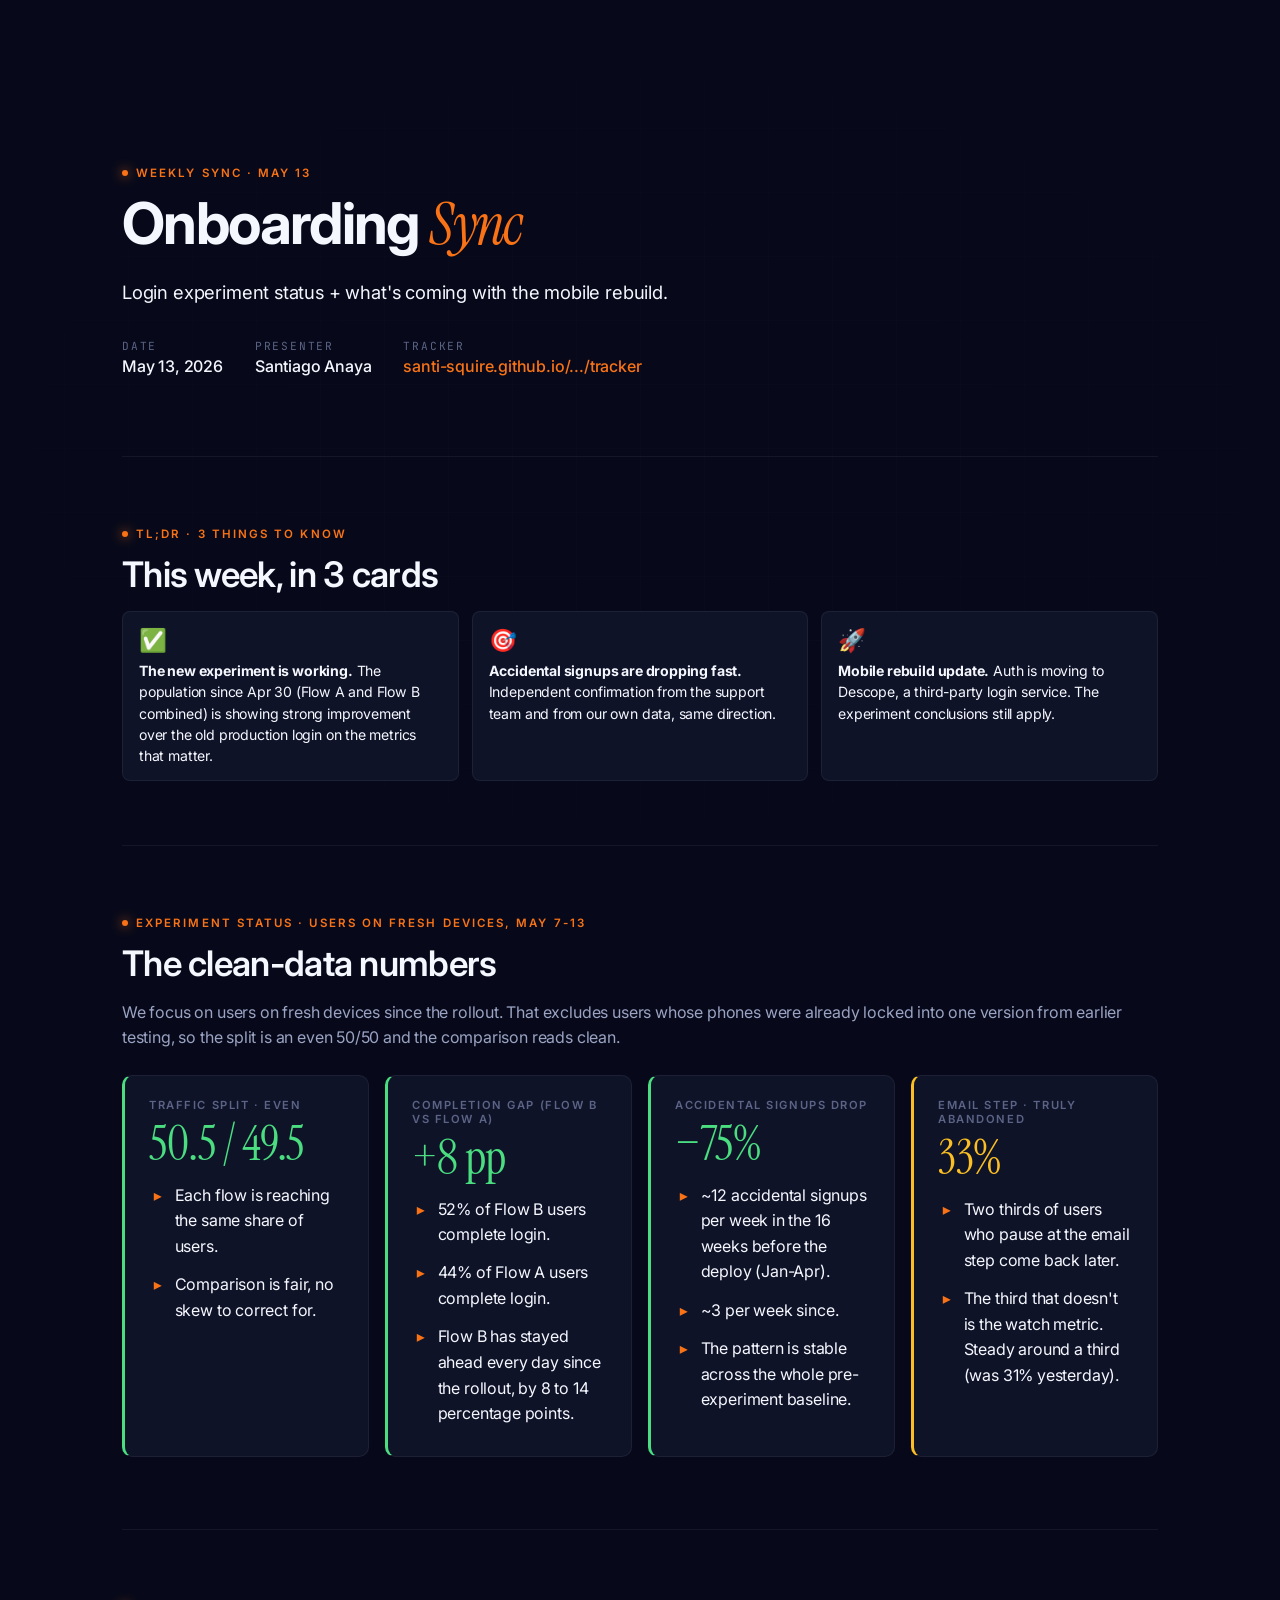
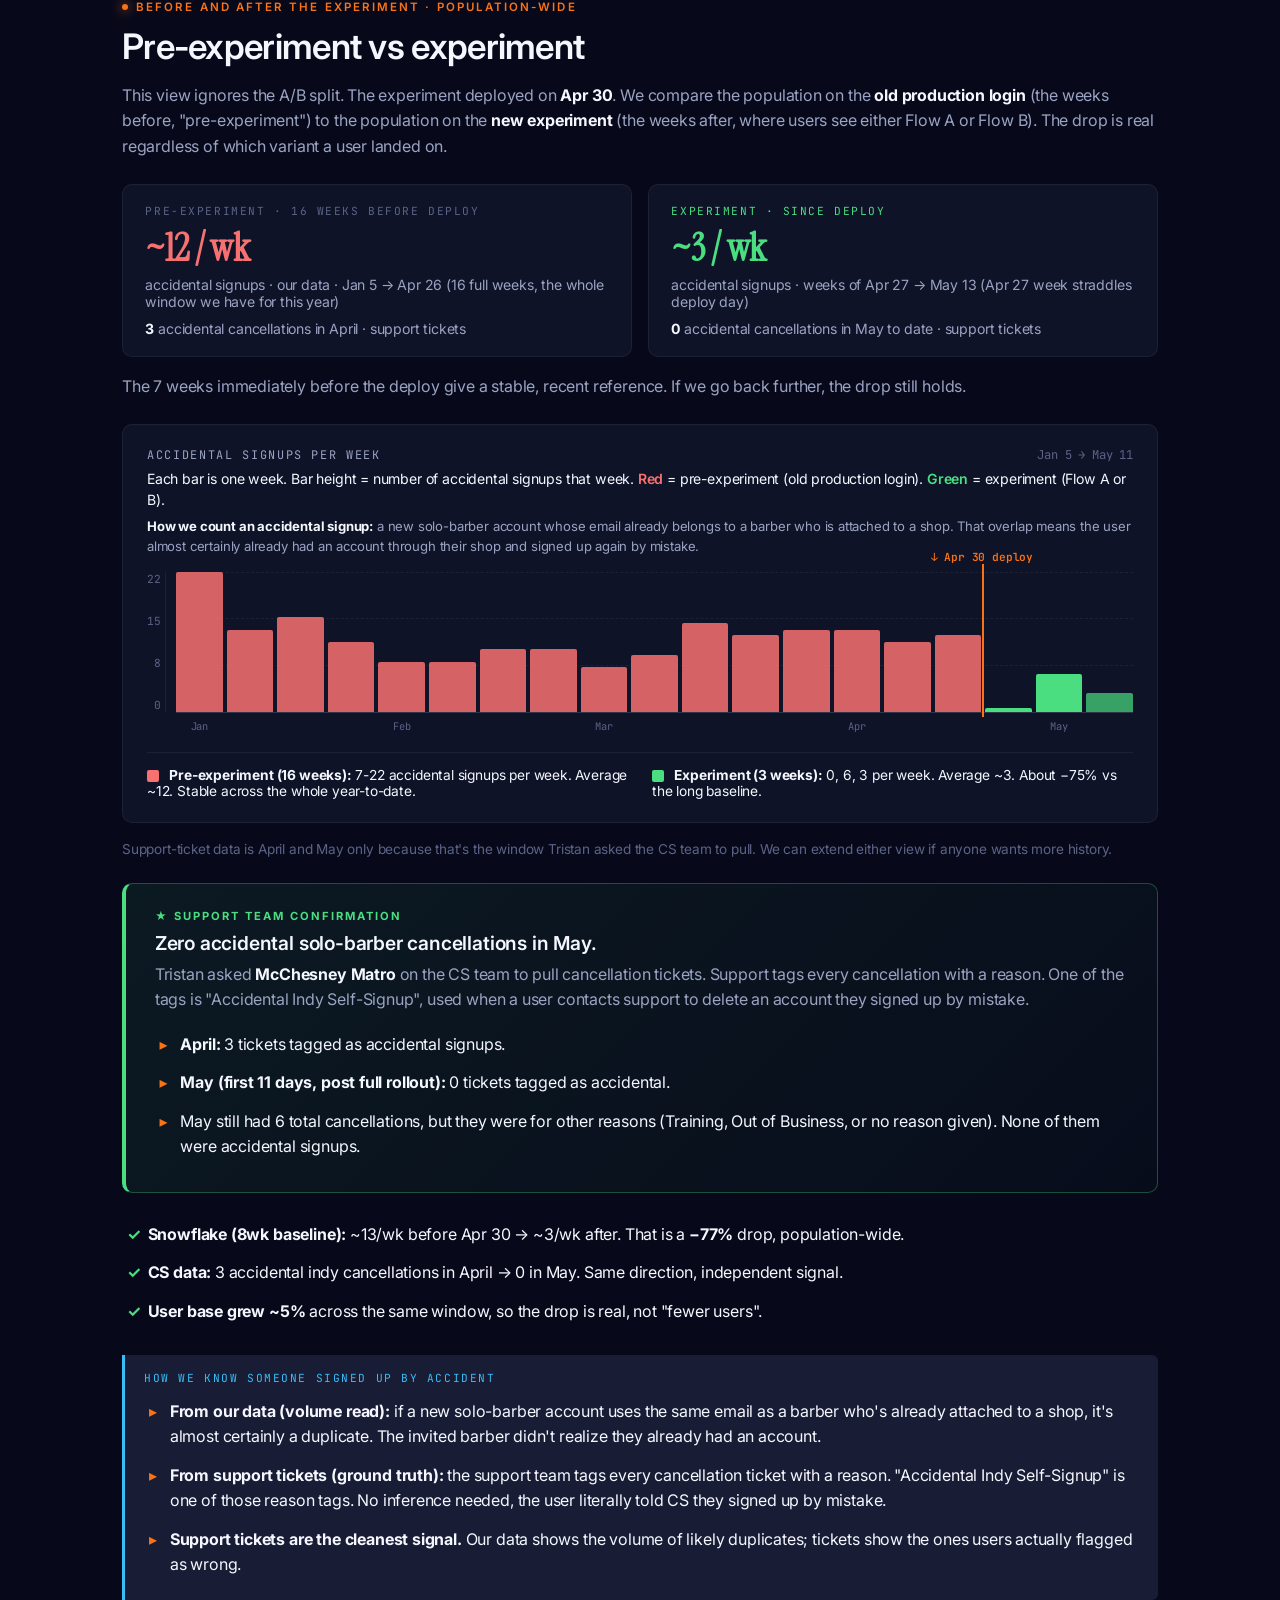
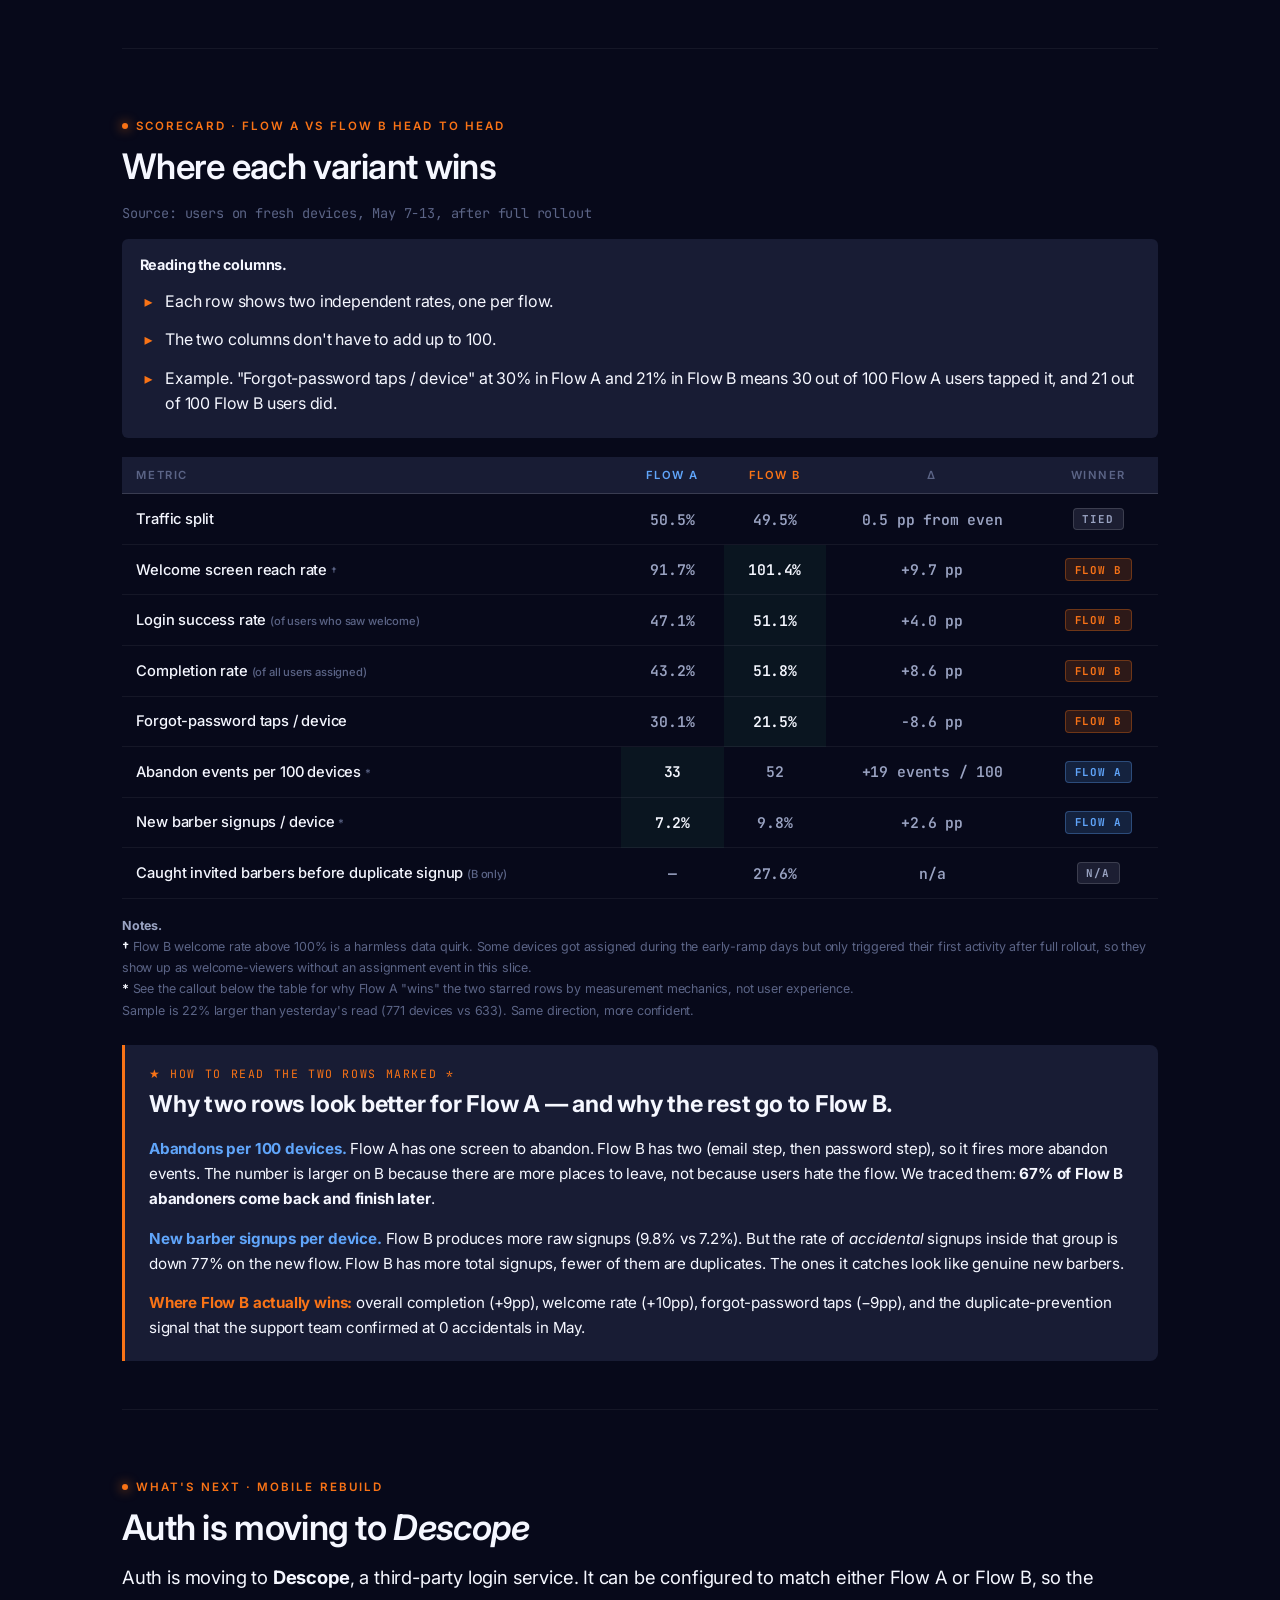
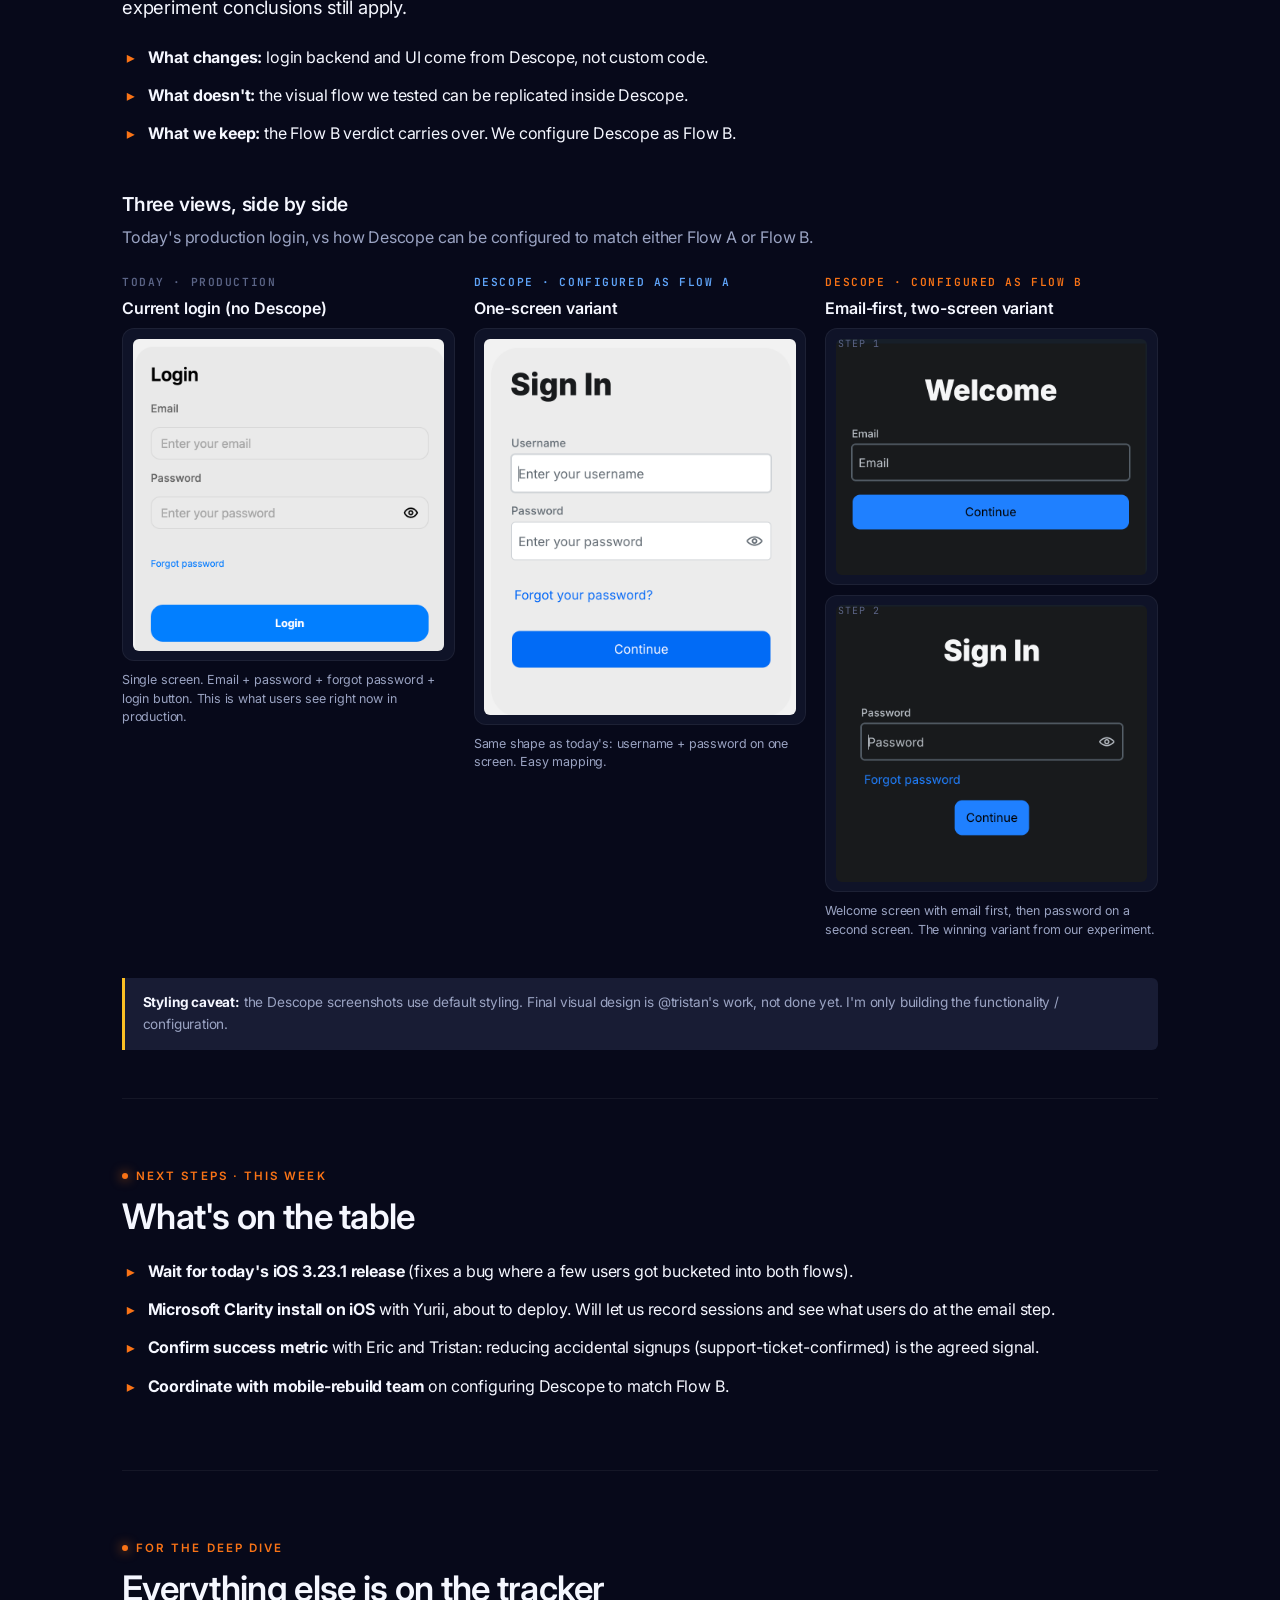
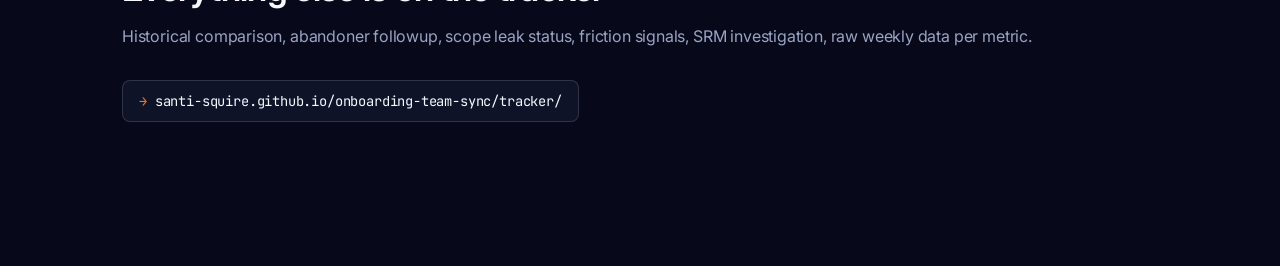
<file: weekly/2026-05-13/index.html>
<!DOCTYPE html>
<html lang="en">
<head>
  <meta charset="UTF-8" />
  <meta name="viewport" content="width=device-width, initial-scale=1" />
  <title>Onboarding Sync · May 13</title>

  <link rel="preconnect" href="https://fonts.googleapis.com" />
  <link rel="preconnect" href="https://fonts.gstatic.com" crossorigin />
  <link
    href="https://fonts.googleapis.com/css2?family=Inter:wght@400;500;600;700;800&family=Instrument+Serif:ital@0;1&family=JetBrains+Mono:wght@400;500;600&display=swap"
    rel="stylesheet"
  />

  <style>
    :root {
      --bg-base: #07091a;
      --bg-deep: #050714;
      --bg-surface: #0f1328;
      --bg-elevated: #181c34;
      --border: rgba(255,255,255,0.06);
      --border-strong: rgba(255,255,255,0.14);
      --text: #f5f7ff;
      --text-muted: #9aa3c2;
      --text-dim: #5b6486;
      --accent: #f97316;
      --accent-bright: #fb923c;
      --accent-soft: rgba(249,115,22,0.14);
      --flow-a: #60a5fa;
      --flow-b: #f97316;
      --success: #4ade80;
      --warning: #fbbf24;
      --danger: #f87171;
      --info: #38bdf8;
      --font-sans: "Inter", -apple-system, BlinkMacSystemFont, system-ui, sans-serif;
      --font-display: "Instrument Serif", Georgia, serif;
      --font-mono: "JetBrains Mono", "SF Mono", Menlo, monospace;
    }
    * { box-sizing: border-box; }
    body {
      margin: 0;
      font-family: var(--font-sans);
      background: var(--bg-base);
      color: var(--text);
      letter-spacing: -0.011em;
      min-height: 100vh;
    }
    body::before {
      content: "";
      position: fixed;
      inset: 0;
      background-image:
        linear-gradient(rgba(255,255,255,0.025) 1px, transparent 1px),
        linear-gradient(90deg, rgba(255,255,255,0.025) 1px, transparent 1px);
      background-size: 64px 64px;
      mask-image: radial-gradient(ellipse 80% 70% at 50% 50%, black 30%, transparent 100%);
      -webkit-mask-image: radial-gradient(ellipse 80% 70% at 50% 50%, black 30%, transparent 100%);
      opacity: 0.5;
      pointer-events: none;
      z-index: 0;
    }
    .container {
      max-width: 1100px;
      margin: 0 auto;
      padding: 4rem 2rem 6rem;
      position: relative;
      z-index: 1;
    }

    /* Slide pattern — each section is a "slide" with big spacing */
    section.slide {
      padding: 4rem 0 3rem;
      border-bottom: 1px solid var(--border);
    }
    section.slide:first-of-type { padding-top: 1rem; }
    section.slide:last-of-type { border-bottom: 0; }

    .eyebrow {
      display: inline-flex;
      align-items: center;
      gap: 0.5rem;
      font-size: 0.72rem;
      font-weight: 600;
      letter-spacing: 0.18em;
      text-transform: uppercase;
      color: var(--accent);
      margin-bottom: 0.8rem;
    }
    .eyebrow::before {
      content: "";
      width: 6px; height: 6px;
      border-radius: 50%;
      background: var(--accent);
      box-shadow: 0 0 12px var(--accent);
    }
    h1 {
      font-size: clamp(2.4rem, 5vw, 3.6rem);
      font-weight: 700;
      letter-spacing: -0.028em;
      line-height: 1.05;
      margin: 0 0 1.4rem;
    }
    h1 em {
      font-family: var(--font-display);
      font-style: italic;
      font-weight: 400;
      color: var(--accent);
    }
    h2 {
      font-size: clamp(1.6rem, 3vw, 2.2rem);
      font-weight: 600;
      letter-spacing: -0.02em;
      line-height: 1.15;
      margin: 0 0 1rem;
    }
    h3 {
      font-size: 1.2rem;
      font-weight: 600;
      letter-spacing: -0.01em;
      margin: 0 0 0.6rem;
    }
    p { line-height: 1.6; color: var(--text-muted); margin: 0 0 0.9rem; }
    p strong { color: var(--text); }
    p.lede { font-size: 1.15rem; color: var(--text); }

    /* Cover */
    .cover {
      padding-top: 6rem !important;
      padding-bottom: 5rem !important;
    }
    .cover .meta {
      display: flex;
      gap: 2rem;
      margin-top: 2rem;
      flex-wrap: wrap;
    }
    .cover .meta > div {
      display: flex;
      flex-direction: column;
      gap: 0.2rem;
    }
    .cover .meta-label {
      font-size: 0.7rem;
      letter-spacing: 0.16em;
      text-transform: uppercase;
      color: var(--text-dim);
      font-family: var(--font-mono);
    }
    .cover .meta-value {
      font-size: 1rem;
      color: var(--text);
      font-weight: 500;
    }

    /* Big number / highlight cards */
    .big-cards {
      display: grid;
      grid-template-columns: repeat(auto-fit, minmax(220px, 1fr));
      gap: 1rem;
      margin: 1.5rem 0;
    }
    .big-card {
      padding: 1.4rem 1.5rem;
      background: var(--bg-surface);
      border: 1px solid var(--border);
      border-left: 3px solid var(--accent);
      border-radius: 10px;
    }
    .big-card.success { border-left-color: var(--success); }
    .big-card.warning { border-left-color: var(--warning); }
    .big-card .label {
      font-size: 0.7rem;
      letter-spacing: 0.14em;
      text-transform: uppercase;
      color: var(--text-dim);
      margin-bottom: 0.5rem;
      font-weight: 600;
    }
    .big-card .stat {
      font-family: var(--font-display);
      font-size: 3rem;
      line-height: 1;
      color: var(--text);
      margin: 0 0 0.3rem;
      letter-spacing: -0.01em;
    }
    .big-card .stat.success { color: var(--success); }
    .big-card .stat.warning { color: var(--warning); }
    .big-card .sub {
      font-size: 0.85rem;
      color: var(--text-muted);
      line-height: 1.5;
    }

    /* Scorecard */
    table.scorecard {
      width: 100%;
      border-collapse: separate;
      border-spacing: 0;
      font-size: 0.92rem;
      margin: 1rem 0;
    }
    table.scorecard th {
      text-align: left;
      padding: 0.7rem 0.9rem;
      font-size: 0.7rem;
      letter-spacing: 0.14em;
      text-transform: uppercase;
      color: var(--text-dim);
      font-weight: 600;
      background: var(--bg-elevated);
      border-bottom: 1px solid var(--border-strong);
    }
    table.scorecard th.center { text-align: center; }
    table.scorecard td {
      padding: 0.85rem 0.9rem;
      border-bottom: 1px solid var(--border);
      vertical-align: middle;
    }
    table.scorecard td.metric { color: var(--text); font-weight: 500; }
    table.scorecard td.value {
      text-align: center;
      font-family: var(--font-mono);
      font-weight: 600;
      color: var(--text-muted);
    }
    table.scorecard td.value.win { color: var(--text); background: rgba(74,222,128,0.06); }
    .badge {
      display: inline-block;
      padding: 0.2rem 0.55rem;
      border-radius: 4px;
      font-family: var(--font-mono);
      font-size: 0.68rem;
      font-weight: 700;
      letter-spacing: 0.08em;
      text-transform: uppercase;
    }
    .badge.flowA { background: rgba(96,165,250,0.16); color: var(--flow-a); border: 1px solid rgba(96,165,250,0.32); }
    .badge.flowB { background: rgba(249,115,22,0.16); color: var(--flow-b); border: 1px solid rgba(249,115,22,0.32); }
    .badge.tied  { background: rgba(154,163,194,0.14); color: var(--text-muted); border: 1px solid var(--border-strong); }

    /* Bulleted list */
    ul.bullets {
      list-style: none;
      padding: 0;
      margin: 1rem 0;
    }
    ul.bullets li {
      position: relative;
      padding: 0.4rem 0 0.4rem 1.6rem;
      font-size: 1rem;
      color: var(--text);
      line-height: 1.6;
    }
    ul.bullets li::before {
      content: "▸";
      position: absolute;
      left: 0.3rem;
      top: 0.4rem;
      color: var(--accent);
      font-weight: 700;
    }
    ul.bullets.check li::before { content: "✓"; color: var(--success); }

    /* CS highlight callout */
    .callout {
      padding: 1.6rem 1.8rem;
      background: linear-gradient(135deg, rgba(74,222,128,0.08), rgba(74,222,128,0.02));
      border: 1px solid rgba(74,222,128,0.3);
      border-left: 4px solid var(--success);
      border-radius: 10px;
      margin: 1.4rem 0;
    }
    .callout .label {
      font-size: 0.7rem;
      letter-spacing: 0.18em;
      text-transform: uppercase;
      color: var(--success);
      font-weight: 700;
      margin-bottom: 0.5rem;
    }
    .callout h3 { color: var(--text); margin-bottom: 0.4rem; }
    .callout p { color: var(--text-muted); margin: 0; }
    .callout strong { color: var(--text); }

    /* Image placeholder for Descope screenshots */
    .img-grid {
      display: grid;
      grid-template-columns: repeat(auto-fit, minmax(280px, 1fr));
      gap: 1rem;
      margin: 1.5rem 0;
    }
    .img-placeholder {
      aspect-ratio: 9 / 16;
      max-height: 480px;
      background: var(--bg-surface);
      border: 2px dashed var(--border-strong);
      border-radius: 12px;
      display: flex;
      flex-direction: column;
      align-items: center;
      justify-content: center;
      color: var(--text-dim);
      font-family: var(--font-mono);
      font-size: 0.78rem;
      text-align: center;
      padding: 1rem;
      gap: 0.6rem;
    }
    .img-placeholder .icon {
      font-size: 2.5rem;
      opacity: 0.4;
    }
    .img-placeholder img {
      max-width: 100%;
      max-height: 100%;
      border-radius: 8px;
      display: block;
    }
    /* When image is set, hide the placeholder text */
    .img-placeholder.has-img {
      border: 1px solid var(--border);
      padding: 0;
      aspect-ratio: auto;
    }

    /* Footer link to tracker */
    .tracker-link {
      display: inline-flex;
      align-items: center;
      gap: 0.5rem;
      padding: 0.7rem 1rem;
      background: var(--bg-surface);
      border: 1px solid var(--border-strong);
      border-radius: 8px;
      color: var(--text);
      text-decoration: none;
      font-family: var(--font-mono);
      font-size: 0.86rem;
      transition: all 0.18s ease;
      margin-top: 1rem;
    }
    .tracker-link:hover {
      border-color: var(--accent);
      background: var(--accent-soft);
    }
    .tracker-link::before {
      content: "→";
      color: var(--accent);
    }

    /* TL;DR strip */
    .tldr-strip {
      display: grid;
      grid-template-columns: 1fr 1fr 1fr;
      gap: 0.8rem;
      margin: 1rem 0;
    }
    .tldr-cell {
      padding: 0.9rem 1rem;
      background: var(--bg-surface);
      border: 1px solid var(--border);
      border-radius: 8px;
    }
    .tldr-cell .icon {
      font-size: 1.4rem;
      margin-bottom: 0.4rem;
    }
    .tldr-cell .text {
      font-size: 0.88rem;
      color: var(--text);
      line-height: 1.5;
    }

    @media (max-width: 720px) {
      .container { padding: 2rem 1.2rem 4rem; }
      .tldr-strip { grid-template-columns: 1fr; }
      .cover { padding-top: 3rem !important; padding-bottom: 3rem !important; }
    }
  </style>
</head>
<body>
  <div class="container">

    <!-- COVER -->
    <section class="slide cover">
      <span class="eyebrow">Weekly Sync · May 13</span>
      <h1>Onboarding <em>Sync</em></h1>
      <p class="lede">Login experiment status + what's coming with the mobile rebuild.</p>
      <div class="meta">
        <div>
          <span class="meta-label">Date</span>
          <span class="meta-value">May 13, 2026</span>
        </div>
        <div>
          <span class="meta-label">Presenter</span>
          <span class="meta-value">Santiago Anaya</span>
        </div>
        <div>
          <span class="meta-label">Tracker</span>
          <span class="meta-value"><a href="https://santi-squire.github.io/onboarding-team-sync/tracker/" style="color: var(--accent); text-decoration: none;">santi-squire.github.io/.../tracker</a></span>
        </div>
      </div>
    </section>

    <!-- TL;DR -->
    <section class="slide">
      <span class="eyebrow">TL;DR · 3 things to know</span>
      <h2>This week, in 3 cards</h2>

      <div class="tldr-strip">
        <div class="tldr-cell">
          <div class="icon">✅</div>
          <div class="text"><strong>The new experiment is working.</strong> The population since Apr 30 (Flow A and Flow B combined) is showing strong improvement over the old production login on the metrics that matter.</div>
        </div>
        <div class="tldr-cell">
          <div class="icon">🎯</div>
          <div class="text"><strong>Accidental signups are dropping fast.</strong> Independent confirmation from the support team and from our own data, same direction.</div>
        </div>
        <div class="tldr-cell">
          <div class="icon">🚀</div>
          <div class="text"><strong>Mobile rebuild update.</strong> Auth is moving to Descope, a third-party login service. The experiment conclusions still apply.</div>
        </div>
      </div>
    </section>

    <!-- BIG NUMBERS -->
    <section class="slide">
      <span class="eyebrow">Experiment status · users on fresh devices, May 7-13</span>
      <h2>The clean-data numbers</h2>
      <p>We focus on users on fresh devices since the rollout. That excludes users whose phones were already locked into one version from earlier testing, so the split is an even 50/50 and the comparison reads clean.</p>

      <div class="big-cards">
        <div class="big-card success">
          <div class="label">Traffic split · even</div>
          <div class="stat success">50.5 / 49.5</div>
          <ul class="bullets" style="margin: 0.5rem 0 0; font-size: 0.86rem;">
            <li>Each flow is reaching the same share of users.</li>
            <li>Comparison is fair, no skew to correct for.</li>
          </ul>
        </div>
        <div class="big-card success">
          <div class="label">Completion gap (Flow B vs Flow A)</div>
          <div class="stat success">+8 pp</div>
          <ul class="bullets" style="margin: 0.5rem 0 0; font-size: 0.86rem;">
            <li>52% of Flow B users complete login.</li>
            <li>44% of Flow A users complete login.</li>
            <li>Flow B has stayed ahead every day since the rollout, by 8 to 14 percentage points.</li>
          </ul>
        </div>
        <div class="big-card success">
          <div class="label">Accidental signups drop</div>
          <div class="stat success">−75%</div>
          <ul class="bullets" style="margin: 0.5rem 0 0; font-size: 0.86rem;">
            <li>~12 accidental signups per week in the 16 weeks before the deploy (Jan-Apr).</li>
            <li>~3 per week since.</li>
            <li>The pattern is stable across the whole pre-experiment baseline.</li>
          </ul>
        </div>
        <div class="big-card warning">
          <div class="label">Email step · truly abandoned</div>
          <div class="stat warning">33%</div>
          <ul class="bullets" style="margin: 0.5rem 0 0; font-size: 0.86rem;">
            <li>Two thirds of users who pause at the email step come back later.</li>
            <li>The third that doesn't is the watch metric. Steady around a third (was 31% yesterday).</li>
          </ul>
        </div>
      </div>
    </section>

    <!-- PRE-EXPERIMENT vs EXPERIMENT (Eric's framing) -->
    <section class="slide">
      <span class="eyebrow">Before and after the experiment · population-wide</span>
      <h2>Pre-experiment vs experiment</h2>
      <p>This view ignores the A/B split. The experiment deployed on <strong>Apr 30</strong>. We compare the population on the <strong>old production login</strong> (the weeks before, "pre-experiment") to the population on the <strong>new experiment</strong> (the weeks after, where users see either Flow A or Flow B). The drop is real regardless of which variant a user landed on.</p>

      <div style="display: grid; grid-template-columns: 1fr 1fr; gap: 1rem; margin: 1.5rem 0;">
        <div style="background: var(--bg-surface); border: 1px solid var(--border); border-radius: 10px; padding: 1.2rem 1.4rem;">
          <div style="font-family: var(--font-mono); font-size: 0.7rem; letter-spacing: 0.14em; color: var(--text-dim); text-transform: uppercase; margin-bottom: 0.6rem;">Pre-experiment · 16 weeks before deploy</div>
          <div style="font-family: var(--font-display); font-size: 2.4rem; font-weight: 600; color: var(--danger); line-height: 1.1;">~12 / wk</div>
          <div style="font-size: 0.88rem; color: var(--text-muted); margin-top: 0.4rem;">accidental signups · our data · Jan 5 → Apr 26 (16 full weeks, the whole window we have for this year)</div>
          <div style="font-size: 0.88rem; color: var(--text-muted); margin-top: 0.6rem;"><strong style="color: var(--text);">3</strong> accidental cancellations in April · support tickets</div>
        </div>
        <div style="background: var(--bg-surface); border: 1px solid var(--border); border-radius: 10px; padding: 1.2rem 1.4rem;">
          <div style="font-family: var(--font-mono); font-size: 0.7rem; letter-spacing: 0.14em; color: var(--success); text-transform: uppercase; margin-bottom: 0.6rem;">Experiment · since deploy</div>
          <div style="font-family: var(--font-display); font-size: 2.4rem; font-weight: 600; color: var(--success); line-height: 1.1;">~3 / wk</div>
          <div style="font-size: 0.88rem; color: var(--text-muted); margin-top: 0.4rem;">accidental signups · weeks of Apr 27 → May 13 (Apr 27 week straddles deploy day)</div>
          <div style="font-size: 0.88rem; color: var(--text-muted); margin-top: 0.6rem;"><strong style="color: var(--text);">0</strong> accidental cancellations in May to date · support tickets</div>
        </div>
      </div>

      <p style="margin-top: -0.4rem;">The 7 weeks immediately before the deploy give a stable, recent reference. If we go back further, the drop still holds.</p>

      <!-- LONGER VIEW: weekly bar chart back to Jan -->
      <div style="margin: 1.5rem 0 1rem; padding: 1.4rem 1.5rem; background: var(--bg-surface); border: 1px solid var(--border); border-radius: 10px;">
        <div style="display: flex; justify-content: space-between; align-items: baseline; margin-bottom: 0.3rem;">
          <div style="font-family: var(--font-mono); font-size: 0.74rem; letter-spacing: 0.14em; color: var(--text-muted); text-transform: uppercase;">Accidental signups per week</div>
          <div style="font-size: 0.76rem; color: var(--text-dim); font-family: var(--font-mono);">Jan 5 → May 11</div>
        </div>
        <p style="font-size: 0.88rem; color: var(--text); margin: 0 0 0.4rem; line-height: 1.5;">Each bar is one week. Bar height = number of accidental signups that week. <span style="color: var(--danger); font-weight: 600;">Red</span> = pre-experiment (old production login). <span style="color: var(--success); font-weight: 600;">Green</span> = experiment (Flow A or B).</p>
        <p style="font-size: 0.82rem; color: var(--text-muted); margin: 0 0 1rem; line-height: 1.5;"><strong style="color: var(--text);">How we count an accidental signup:</strong> a new solo-barber account whose email already belongs to a barber who is attached to a shop. That overlap means the user almost certainly already had an account through their shop and signed up again by mistake.</p>

        <!-- Chart with Y-axis -->
        <div style="display: flex; gap: 0.6rem;">
          <!-- Y-axis labels -->
          <div style="display: flex; flex-direction: column; justify-content: space-between; height: 140px; font-size: 0.7rem; color: var(--text-dim); font-family: var(--font-mono); text-align: right; padding-right: 0.3rem; border-right: 1px solid var(--border);">
            <span>22</span>
            <span>15</span>
            <span>8</span>
            <span>0</span>
          </div>

          <!-- Bars -->
          <div style="flex: 1; position: relative;">
            <!-- Horizontal gridlines -->
            <div style="position: absolute; top: 0; left: 0; right: 0; height: 140px; pointer-events: none;">
              <div style="position: absolute; top: 0%; left: 0; right: 0; border-top: 1px dashed var(--border);"></div>
              <div style="position: absolute; top: 33%; left: 0; right: 0; border-top: 1px dashed var(--border);"></div>
              <div style="position: absolute; top: 66%; left: 0; right: 0; border-top: 1px dashed var(--border);"></div>
              <div style="position: absolute; top: 100%; left: 0; right: 0; border-top: 1px solid var(--border-strong);"></div>
            </div>

            <!-- Deploy marker: 16 pre bars + gap + 3 exp bars = position at 16/19 = 84.2% across, but we want it BETWEEN bar 16 (Apr 20) and bar 17 (Apr 27) -->
            <div style="position: absolute; top: -8px; bottom: 16px; left: calc(16/19 * 100%); width: 2px; background: var(--accent); pointer-events: none; z-index: 2;"></div>
            <div style="position: absolute; top: -22px; left: calc(16/19 * 100%); transform: translateX(-50%); font-size: 0.7rem; color: var(--accent); font-family: var(--font-mono); font-weight: 600; white-space: nowrap; z-index: 2;">↓ Apr 30 deploy</div>

            <div style="display: flex; align-items: flex-end; gap: 4px; height: 140px;">
              <div title="Jan 5 · 22 accidental signups" style="flex: 1; background: var(--danger); height: 100%; border-radius: 2px 2px 0 0; opacity: 0.85;"></div>
              <div title="Jan 12 · 13" style="flex: 1; background: var(--danger); height: 59%; border-radius: 2px 2px 0 0; opacity: 0.85;"></div>
              <div title="Jan 19 · 15" style="flex: 1; background: var(--danger); height: 68%; border-radius: 2px 2px 0 0; opacity: 0.85;"></div>
              <div title="Jan 26 · 11" style="flex: 1; background: var(--danger); height: 50%; border-radius: 2px 2px 0 0; opacity: 0.85;"></div>
              <div title="Feb 2 · 8" style="flex: 1; background: var(--danger); height: 36%; border-radius: 2px 2px 0 0; opacity: 0.85;"></div>
              <div title="Feb 9 · 8" style="flex: 1; background: var(--danger); height: 36%; border-radius: 2px 2px 0 0; opacity: 0.85;"></div>
              <div title="Feb 16 · 10" style="flex: 1; background: var(--danger); height: 45%; border-radius: 2px 2px 0 0; opacity: 0.85;"></div>
              <div title="Feb 23 · 10" style="flex: 1; background: var(--danger); height: 45%; border-radius: 2px 2px 0 0; opacity: 0.85;"></div>
              <div title="Mar 2 · 7" style="flex: 1; background: var(--danger); height: 32%; border-radius: 2px 2px 0 0; opacity: 0.85;"></div>
              <div title="Mar 9 · 9" style="flex: 1; background: var(--danger); height: 41%; border-radius: 2px 2px 0 0; opacity: 0.85;"></div>
              <div title="Mar 16 · 14" style="flex: 1; background: var(--danger); height: 64%; border-radius: 2px 2px 0 0; opacity: 0.85;"></div>
              <div title="Mar 23 · 12" style="flex: 1; background: var(--danger); height: 55%; border-radius: 2px 2px 0 0; opacity: 0.85;"></div>
              <div title="Mar 30 · 13" style="flex: 1; background: var(--danger); height: 59%; border-radius: 2px 2px 0 0; opacity: 0.85;"></div>
              <div title="Apr 6 · 13" style="flex: 1; background: var(--danger); height: 59%; border-radius: 2px 2px 0 0; opacity: 0.85;"></div>
              <div title="Apr 13 · 11" style="flex: 1; background: var(--danger); height: 50%; border-radius: 2px 2px 0 0; opacity: 0.85;"></div>
              <div title="Apr 20 · 12" style="flex: 1; background: var(--danger); height: 55%; border-radius: 2px 2px 0 0; opacity: 0.85;"></div>
              <div title="Apr 27 · 0 · experiment starts mid-week (Apr 30)" style="flex: 1; background: var(--success); height: 3%; border-radius: 2px 2px 0 0;"></div>
              <div title="May 4 · 6 · 100% rollout" style="flex: 1; background: var(--success); height: 27%; border-radius: 2px 2px 0 0;"></div>
              <div title="May 11 · 3 · partial week" style="flex: 1; background: var(--success); height: 14%; border-radius: 2px 2px 0 0; opacity: 0.7;"></div>
            </div>

            <!-- X-axis labels -->
            <div style="display: flex; gap: 4px; margin-top: 0.4rem; font-size: 0.65rem; color: var(--text-dim); font-family: var(--font-mono);">
              <div style="flex: 1; text-align: center;">Jan</div>
              <div style="flex: 1; text-align: center;"></div>
              <div style="flex: 1; text-align: center;"></div>
              <div style="flex: 1; text-align: center;"></div>
              <div style="flex: 1; text-align: center;">Feb</div>
              <div style="flex: 1; text-align: center;"></div>
              <div style="flex: 1; text-align: center;"></div>
              <div style="flex: 1; text-align: center;"></div>
              <div style="flex: 1; text-align: center;">Mar</div>
              <div style="flex: 1; text-align: center;"></div>
              <div style="flex: 1; text-align: center;"></div>
              <div style="flex: 1; text-align: center;"></div>
              <div style="flex: 1; text-align: center;"></div>
              <div style="flex: 1; text-align: center;">Apr</div>
              <div style="flex: 1; text-align: center;"></div>
              <div style="flex: 1; text-align: center;"></div>
              <div style="flex: 1; text-align: center;"></div>
              <div style="flex: 1; text-align: center;">May</div>
              <div style="flex: 1; text-align: center;"></div>
            </div>
          </div>
        </div>

        <div style="display: flex; gap: 1.5rem; margin-top: 1.2rem; padding-top: 0.9rem; border-top: 1px solid var(--border); font-size: 0.86rem;">
          <div style="flex: 1;"><span style="display: inline-block; width: 12px; height: 12px; background: var(--danger); border-radius: 2px; margin-right: 0.4rem; vertical-align: middle;"></span> <strong>Pre-experiment (16 weeks):</strong> 7-22 accidental signups per week. Average ~12. Stable across the whole year-to-date.</div>
          <div style="flex: 1;"><span style="display: inline-block; width: 12px; height: 12px; background: var(--success); border-radius: 2px; margin-right: 0.4rem; vertical-align: middle;"></span> <strong>Experiment (3 weeks):</strong> 0, 6, 3 per week. Average ~3. About −75% vs the long baseline.</div>
        </div>
      </div>

      <p style="font-size: 0.85rem; color: var(--text-dim); margin: 0.5rem 0 0;">Support-ticket data is April and May only because that's the window Tristan asked the CS team to pull. We can extend either view if anyone wants more history.</p>

      <div class="callout">
        <div class="label">★ Support team confirmation</div>
        <h3>Zero accidental solo-barber cancellations in May.</h3>
        <p>Tristan asked <strong>McChesney Matro</strong> on the CS team to pull cancellation tickets. Support tags every cancellation with a reason. One of the tags is "Accidental Indy Self-Signup", used when a user contacts support to delete an account they signed up by mistake.</p>
        <ul class="bullets" style="margin: 0.8rem 0 0;">
          <li><strong>April:</strong> 3 tickets tagged as accidental signups.</li>
          <li><strong>May (first 11 days, post full rollout):</strong> 0 tickets tagged as accidental.</li>
          <li>May still had 6 total cancellations, but they were for other reasons (Training, Out of Business, or no reason given). None of them were accidental signups.</li>
        </ul>
      </div>

      <ul class="bullets check">
        <li><strong>Snowflake (8wk baseline):</strong> ~13/wk before Apr 30 → ~3/wk after. That is a <strong>−77%</strong> drop, population-wide.</li>
        <li><strong>CS data:</strong> 3 accidental indy cancellations in April → 0 in May. Same direction, independent signal.</li>
        <li><strong>User base grew ~5%</strong> across the same window, so the drop is real, not "fewer users".</li>
      </ul>

      <div style="margin-top: 1.5rem; padding: 1rem 1.2rem; background: var(--bg-elevated); border-left: 3px solid var(--info); border-radius: 0 6px 6px 0;">
        <div style="font-family: var(--font-mono); font-size: 0.7rem; letter-spacing: 0.14em; color: var(--info); text-transform: uppercase; margin-bottom: 0.5rem;">How we know someone signed up by accident</div>
        <ul class="bullets" style="margin: 0;">
          <li><strong>From our data (volume read):</strong> if a new solo-barber account uses the same email as a barber who's already attached to a shop, it's almost certainly a duplicate. The invited barber didn't realize they already had an account.</li>
          <li><strong>From support tickets (ground truth):</strong> the support team tags every cancellation ticket with a reason. "Accidental Indy Self-Signup" is one of those reason tags. No inference needed, the user literally told CS they signed up by mistake.</li>
          <li><strong>Support tickets are the cleanest signal.</strong> Our data shows the volume of likely duplicates; tickets show the ones users actually flagged as wrong.</li>
        </ul>
      </div>
    </section>

    <!-- SCORECARD -->
    <section class="slide">
      <span class="eyebrow">Scorecard · Flow A vs Flow B head to head</span>
      <h2>Where each variant wins</h2>
      <p style="font-size: 0.85rem; color: var(--text-dim); font-family: var(--font-mono);">Source: users on fresh devices, May 7-13, after full rollout</p>

      <div style="padding: 0.9rem 1.1rem; background: var(--bg-elevated); border-radius: 6px; margin: 0.8rem 0 1.2rem; font-size: 0.9rem; color: var(--text); line-height: 1.6;">
        <strong>Reading the columns.</strong>
        <ul class="bullets" style="margin: 0.4rem 0 0;">
          <li>Each row shows two independent rates, one per flow.</li>
          <li>The two columns don't have to add up to 100.</li>
          <li>Example. "Forgot-password taps / device" at 30% in Flow A and 21% in Flow B means 30 out of 100 Flow A users tapped it, and 21 out of 100 Flow B users did.</li>
        </ul>
      </div>

      <table class="scorecard">
        <thead>
          <tr>
            <th>Metric</th>
            <th class="center" style="color: var(--flow-a);">Flow A</th>
            <th class="center" style="color: var(--flow-b);">Flow B</th>
            <th class="center">Δ</th>
            <th class="center">Winner</th>
          </tr>
        </thead>
        <tbody>
          <tr>
            <td class="metric">Traffic split</td>
            <td class="value">50.5%</td>
            <td class="value">49.5%</td>
            <td class="value">0.5 pp from even</td>
            <td class="value"><span class="badge tied">Tied</span></td>
          </tr>
          <tr>
            <td class="metric">Welcome screen reach rate <span style="font-size: 0.7rem; color: var(--text-dim);">†</span></td>
            <td class="value">91.7%</td>
            <td class="value win">101.4%</td>
            <td class="value">+9.7 pp</td>
            <td class="value"><span class="badge flowB">Flow B</span></td>
          </tr>
          <tr>
            <td class="metric">Login success rate <span style="font-size: 0.7rem; color: var(--text-dim);">(of users who saw welcome)</span></td>
            <td class="value">47.1%</td>
            <td class="value win">51.1%</td>
            <td class="value">+4.0 pp</td>
            <td class="value"><span class="badge flowB">Flow B</span></td>
          </tr>
          <tr>
            <td class="metric">Completion rate <span style="font-size: 0.7rem; color: var(--text-dim);">(of all users assigned)</span></td>
            <td class="value">43.2%</td>
            <td class="value win">51.8%</td>
            <td class="value">+8.6 pp</td>
            <td class="value"><span class="badge flowB">Flow B</span></td>
          </tr>
          <tr>
            <td class="metric">Forgot-password taps / device</td>
            <td class="value">30.1%</td>
            <td class="value win">21.5%</td>
            <td class="value">−8.6 pp</td>
            <td class="value"><span class="badge flowB">Flow B</span></td>
          </tr>
          <tr>
            <td class="metric">Abandon events per 100 devices <span style="font-size: 0.7rem; color: var(--text-dim);">*</span></td>
            <td class="value win">33</td>
            <td class="value">52</td>
            <td class="value">+19 events / 100</td>
            <td class="value"><span class="badge flowA">Flow A</span></td>
          </tr>
          <tr>
            <td class="metric">New barber signups / device <span style="font-size: 0.7rem; color: var(--text-dim);">*</span></td>
            <td class="value win">7.2%</td>
            <td class="value">9.8%</td>
            <td class="value">+2.6 pp</td>
            <td class="value"><span class="badge flowA">Flow A</span></td>
          </tr>
          <tr>
            <td class="metric">Caught invited barbers before duplicate signup <span style="font-size: 0.7rem; color: var(--text-dim);">(B only)</span></td>
            <td class="value">—</td>
            <td class="value">27.6%</td>
            <td class="value">n/a</td>
            <td class="value"><span class="badge tied">N/A</span></td>
          </tr>
        </tbody>
      </table>

      <p style="margin-top: 1rem; font-size: 0.78rem; color: var(--text-dim); line-height: 1.7;">
        <strong style="color: var(--text-muted);">Notes.</strong><br />
        <strong>†</strong> Flow B welcome rate above 100% is a harmless data quirk. Some devices got assigned during the early-ramp days but only triggered their first activity after full rollout, so they show up as welcome-viewers without an assignment event in this slice.<br />
        <strong>*</strong> See the callout below the table for why Flow A "wins" the two starred rows by measurement mechanics, not user experience.<br />
        Sample is 22% larger than yesterday's read (771 devices vs 633). Same direction, more confident.
      </p>

      <div style="margin-top: 1.5rem; padding: 1.3rem 1.5rem; background: var(--bg-elevated); border-left: 3px solid var(--accent); border-radius: 0 8px 8px 0;">
        <div style="font-family: var(--font-mono); font-size: 0.72rem; letter-spacing: 0.14em; color: var(--accent); text-transform: uppercase; margin-bottom: 0.6rem;">★ How to read the two rows marked *</div>
        <h3 style="margin: 0 0 1.1rem; font-size: 1.45rem; font-weight: 700; color: var(--text); letter-spacing: -0.01em;">Why two rows look better for Flow A — and why the rest go to Flow B.</h3>

        <p style="margin: 0 0 0.9rem; font-size: 0.95rem; color: var(--text); line-height: 1.65;"><strong style="color: var(--flow-a);">Abandons per 100 devices.</strong> Flow A has one screen to abandon. Flow B has two (email step, then password step), so it fires more abandon events. The number is larger on B because there are more places to leave, not because users hate the flow. We traced them: <strong>67% of Flow B abandoners come back and finish later</strong>.</p>

        <p style="margin: 0 0 0.9rem; font-size: 0.95rem; color: var(--text); line-height: 1.65;"><strong style="color: var(--flow-a);">New barber signups per device.</strong> Flow B produces more raw signups (9.8% vs 7.2%). But the rate of <em>accidental</em> signups inside that group is down 77% on the new flow. Flow B has more total signups, fewer of them are duplicates. The ones it catches look like genuine new barbers.</p>

        <p style="margin: 0; font-size: 0.95rem; color: var(--text); line-height: 1.65;"><strong style="color: var(--flow-b);">Where Flow B actually wins:</strong> overall completion (+9pp), welcome rate (+10pp), forgot-password taps (−9pp), and the duplicate-prevention signal that the support team confirmed at 0 accidentals in May.</p>
      </div>
    </section>

    <!-- DESCOPE -->
    <section class="slide">
      <span class="eyebrow">What's next · mobile rebuild</span>
      <h2>Auth is moving to <em>Descope</em></h2>
      <p class="lede">Auth is moving to <strong>Descope</strong>, a third-party login service. It can be configured to match either Flow A or Flow B, so the experiment conclusions still apply.</p>

      <ul class="bullets">
        <li><strong>What changes:</strong> login backend and UI come from Descope, not custom code.</li>
        <li><strong>What doesn't:</strong> the visual flow we tested can be replicated inside Descope.</li>
        <li><strong>What we keep:</strong> the Flow B verdict carries over. We configure Descope as Flow B.</li>
      </ul>

      <h3 style="margin-top: 2.4rem;">Three views, side by side</h3>
      <p>Today's production login, vs how Descope can be configured to match either Flow A or Flow B.</p>

      <div style="display: grid; grid-template-columns: 1fr 1fr 1fr; gap: 1.2rem; margin: 1.5rem 0;">
        <!-- Today -->
        <div>
          <div style="font-size: 0.7rem; letter-spacing: 0.14em; text-transform: uppercase; color: var(--text-dim); font-family: var(--font-mono); margin-bottom: 0.6rem; font-weight: 600;">Today · production</div>
          <h3 style="font-size: 1rem; margin-bottom: 0.6rem;">Current login (no Descope)</h3>
          <div style="background: var(--bg-surface); border: 1px solid var(--border); border-radius: 12px; padding: 0.6rem;">
            <img src="./assets/current-login.png" alt="Current production login screen" style="width: 100%; border-radius: 6px; display: block;" />
          </div>
          <p style="font-size: 0.78rem; color: var(--text-muted); margin-top: 0.6rem; line-height: 1.5;">Single screen. Email + password + forgot password + login button. This is what users see right now in production.</p>
        </div>

        <!-- Descope Flow A -->
        <div>
          <div style="font-size: 0.7rem; letter-spacing: 0.14em; text-transform: uppercase; color: var(--flow-a); font-family: var(--font-mono); margin-bottom: 0.6rem; font-weight: 600;">Descope · configured as Flow A</div>
          <h3 style="font-size: 1rem; margin-bottom: 0.6rem;">One-screen variant</h3>
          <div style="background: var(--bg-surface); border: 1px solid var(--border); border-radius: 12px; padding: 0.6rem;">
            <img src="./assets/descope-flowA.png" alt="Descope configured as Flow A" style="width: 100%; border-radius: 6px; display: block;" />
          </div>
          <p style="font-size: 0.78rem; color: var(--text-muted); margin-top: 0.6rem; line-height: 1.5;">Same shape as today's: username + password on one screen. Easy mapping.</p>
        </div>

        <!-- Descope Flow B -->
        <div>
          <div style="font-size: 0.7rem; letter-spacing: 0.14em; text-transform: uppercase; color: var(--flow-b); font-family: var(--font-mono); margin-bottom: 0.6rem; font-weight: 600;">Descope · configured as Flow B</div>
          <h3 style="font-size: 1rem; margin-bottom: 0.6rem;">Email-first, two-screen variant</h3>
          <div style="display: flex; flex-direction: column; gap: 0.6rem;">
            <div style="background: var(--bg-surface); border: 1px solid var(--border); border-radius: 12px; padding: 0.6rem; position: relative;">
              <span style="position: absolute; top: 0.5rem; left: 0.7rem; font-family: var(--font-mono); font-size: 0.62rem; color: var(--text-dim); letter-spacing: 0.1em; text-transform: uppercase;">Step 1</span>
              <img src="./assets/descope-flowB-1-email.png" alt="Descope Flow B step 1 — email" style="width: 100%; border-radius: 6px; display: block;" />
            </div>
            <div style="background: var(--bg-surface); border: 1px solid var(--border); border-radius: 12px; padding: 0.6rem; position: relative;">
              <span style="position: absolute; top: 0.5rem; left: 0.7rem; font-family: var(--font-mono); font-size: 0.62rem; color: var(--text-dim); letter-spacing: 0.1em; text-transform: uppercase;">Step 2</span>
              <img src="./assets/descope-flowB-2-password.png" alt="Descope Flow B step 2 — password" style="width: 100%; border-radius: 6px; display: block;" />
            </div>
          </div>
          <p style="font-size: 0.78rem; color: var(--text-muted); margin-top: 0.6rem; line-height: 1.5;">Welcome screen with email first, then password on a second screen. The winning variant from our experiment.</p>
        </div>
      </div>

      <div style="padding: 0.9rem 1.1rem; background: var(--bg-elevated); border-left: 3px solid var(--warning); border-radius: 0 6px 6px 0; margin-top: 1rem;">
        <p style="margin: 0; font-size: 0.85rem; color: var(--text-muted);"><strong style="color: var(--text);">Styling caveat:</strong> the Descope screenshots use default styling. Final visual design is @tristan's work, not done yet. I'm only building the functionality / configuration.</p>
      </div>
    </section>

    <!-- NEXT STEPS -->
    <section class="slide">
      <span class="eyebrow">Next steps · this week</span>
      <h2>What's on the table</h2>

      <ul class="bullets">
        <li><strong>Wait for today's iOS 3.23.1 release</strong> (fixes a bug where a few users got bucketed into both flows).</li>
        <li><strong>Microsoft Clarity install on iOS</strong> with Yurii, about to deploy. Will let us record sessions and see what users do at the email step.</li>
        <li><strong>Confirm success metric</strong> with Eric and Tristan: reducing accidental signups (support-ticket-confirmed) is the agreed signal.</li>
        <li><strong>Coordinate with mobile-rebuild team</strong> on configuring Descope to match Flow B.</li>
      </ul>
    </section>

    <!-- TRACKER LINK -->
    <section class="slide">
      <span class="eyebrow">For the deep dive</span>
      <h2>Everything else is on the tracker</h2>
      <p>Historical comparison, abandoner followup, scope leak status, friction signals, SRM investigation, raw weekly data per metric.</p>
      <a class="tracker-link" href="https://santi-squire.github.io/onboarding-team-sync/tracker/" target="_blank">santi-squire.github.io/onboarding-team-sync/tracker/</a>
    </section>

  </div>
</body>
</html>
</file>
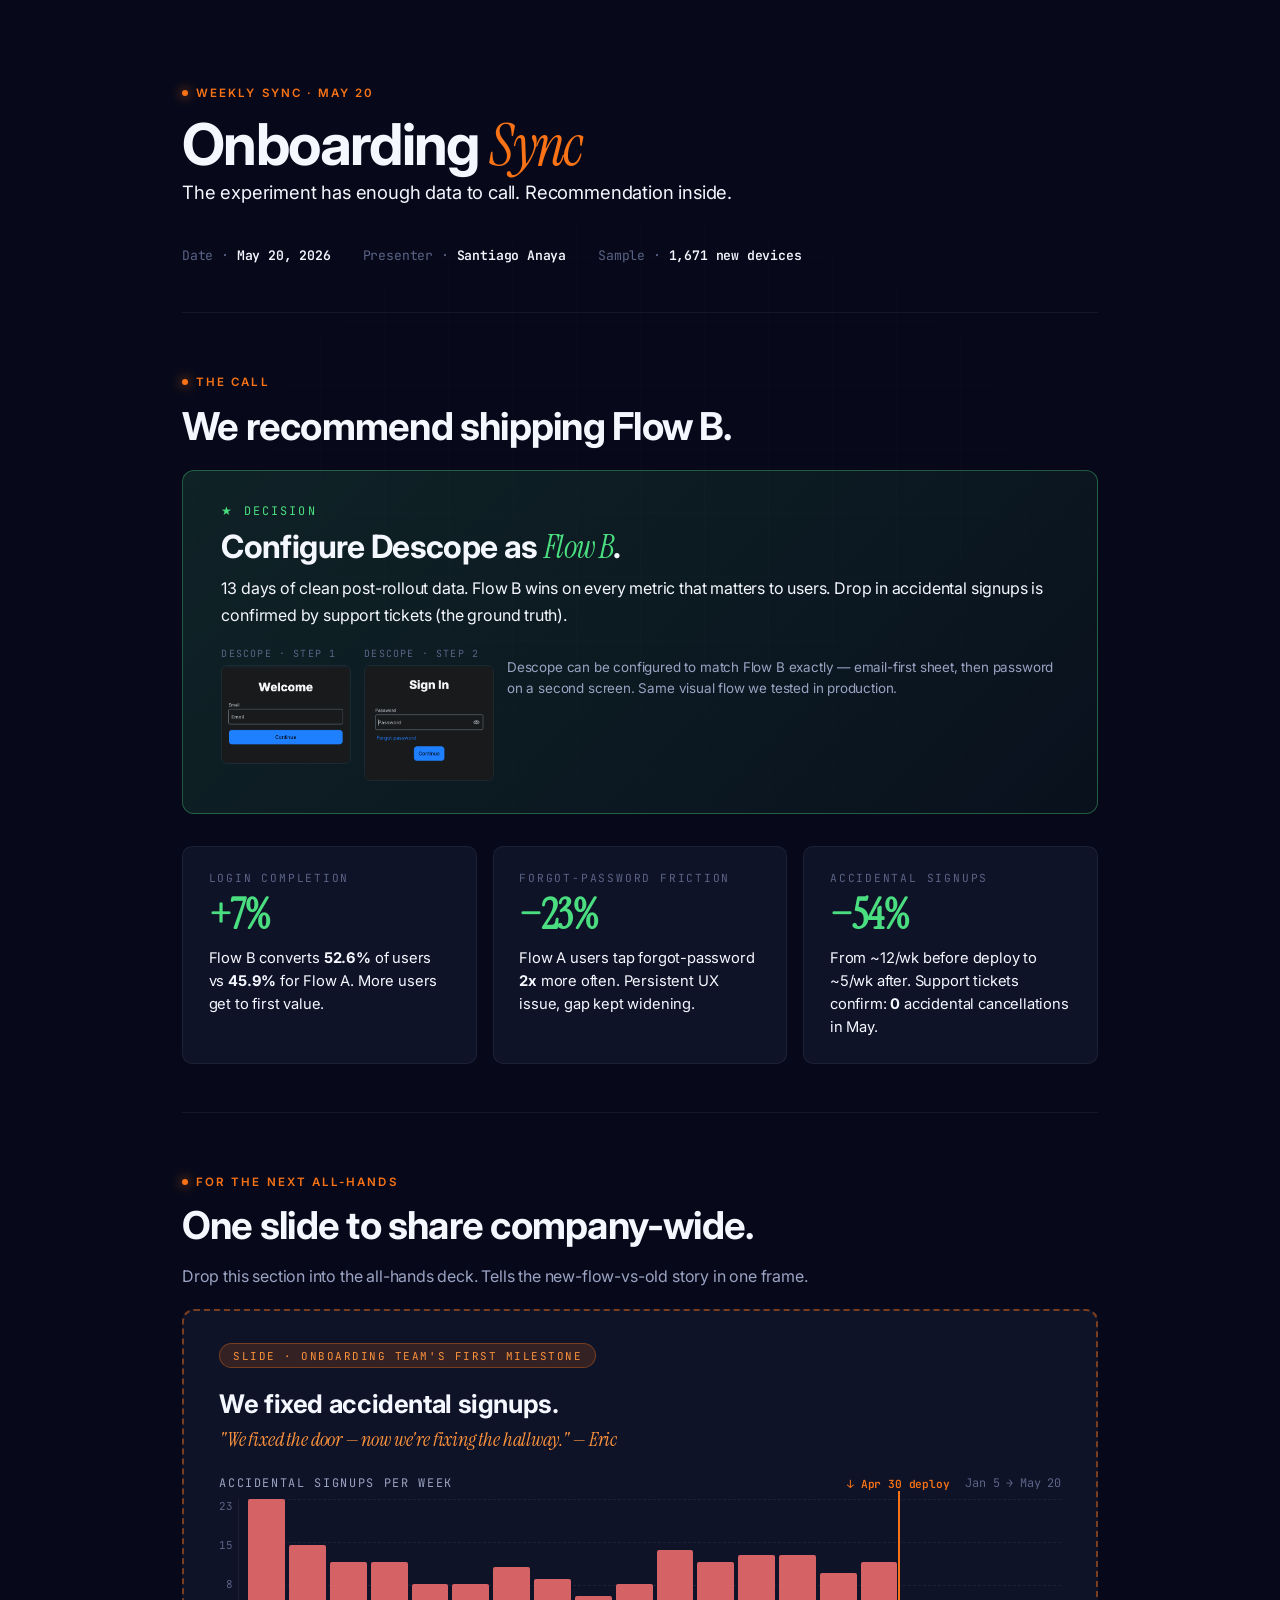
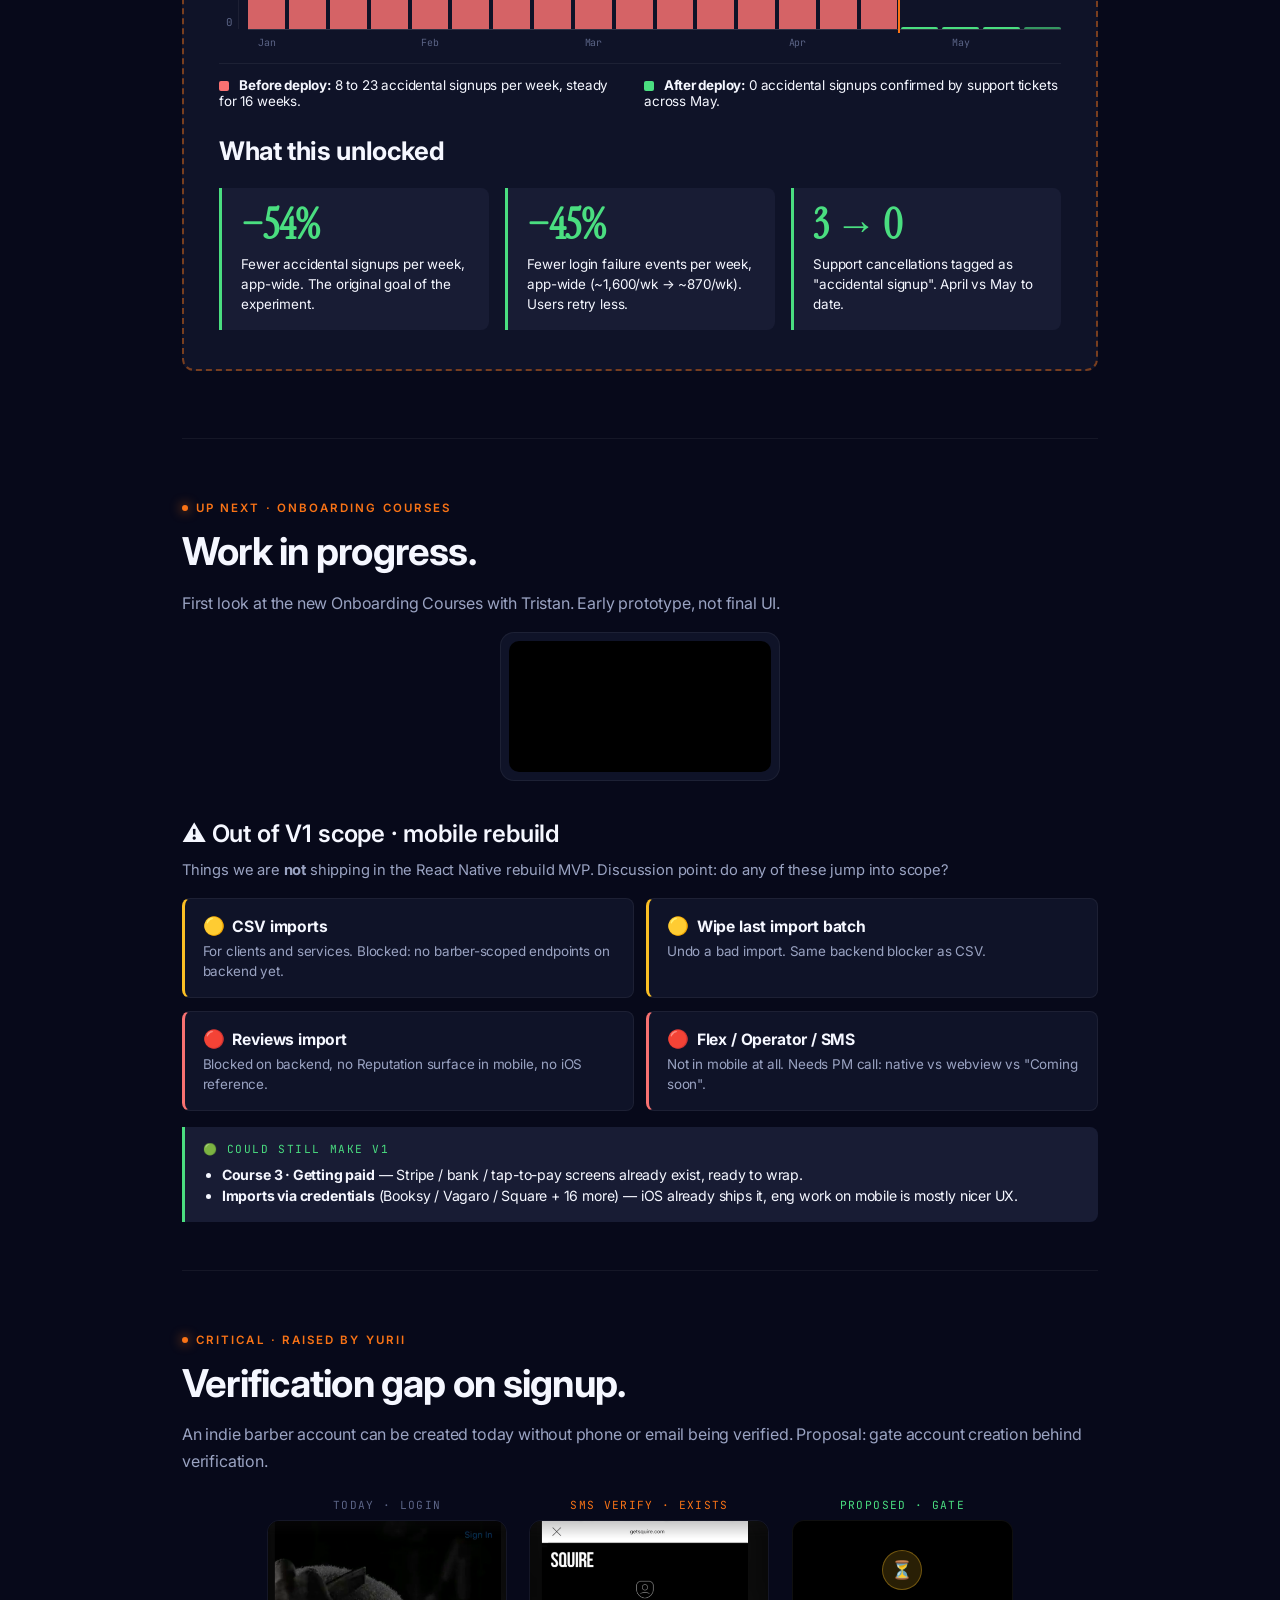
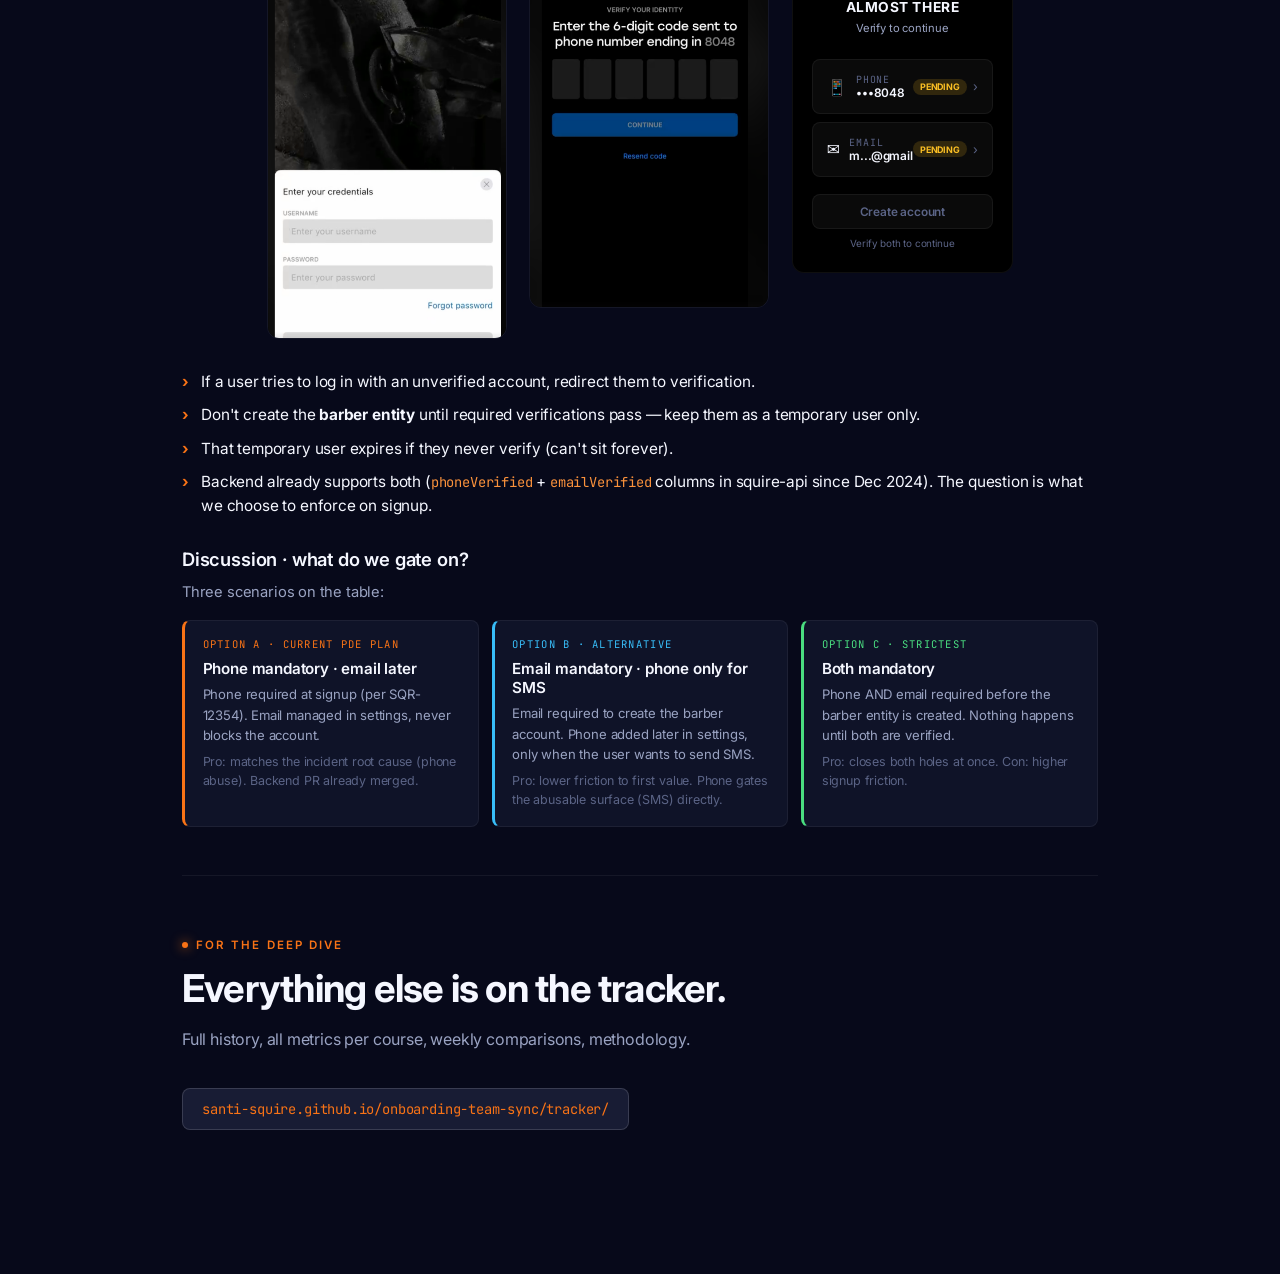
<file: weekly/2026-05-20/index.html>
<!DOCTYPE html>
<html lang="en">
<head>
  <meta charset="UTF-8" />
  <meta name="viewport" content="width=device-width, initial-scale=1" />
  <title>Onboarding Sync · May 20</title>
  <link rel="preconnect" href="https://fonts.googleapis.com" />
  <link rel="preconnect" href="https://fonts.gstatic.com" crossorigin />
  <link
    href="https://fonts.googleapis.com/css2?family=Inter:wght@400;500;600;700;800&family=Instrument+Serif:ital@0;1&family=JetBrains+Mono:wght@400;500;600&display=swap"
    rel="stylesheet"
  />
  <style>
    :root {
      --bg-base: #07091a;
      --bg-deep: #050714;
      --bg-surface: #0f1328;
      --bg-elevated: #181c34;
      --border: rgba(255,255,255,0.06);
      --border-strong: rgba(255,255,255,0.14);
      --text: #f5f7ff;
      --text-muted: #9aa3c2;
      --text-dim: #5b6486;
      --accent: #f97316;
      --accent-bright: #fb923c;
      --flow-a: #60a5fa;
      --flow-b: #f97316;
      --success: #4ade80;
      --warning: #fbbf24;
      --danger: #f87171;
      --info: #38bdf8;
      --font-sans: "Inter", -apple-system, BlinkMacSystemFont, system-ui, sans-serif;
      --font-display: "Instrument Serif", Georgia, serif;
      --font-mono: "JetBrains Mono", "SF Mono", Menlo, monospace;
    }
    * { box-sizing: border-box; }
    body {
      margin: 0;
      font-family: var(--font-sans);
      background: var(--bg-base);
      color: var(--text);
      letter-spacing: -0.011em;
      min-height: 100vh;
    }
    body::before {
      content: "";
      position: fixed;
      inset: 0;
      background-image:
        linear-gradient(rgba(255,255,255,0.025) 1px, transparent 1px),
        linear-gradient(90deg, rgba(255,255,255,0.025) 1px, transparent 1px);
      background-size: 64px 64px;
      mask-image: radial-gradient(ellipse 80% 70% at 50% 50%, black 30%, transparent 100%);
      -webkit-mask-image: radial-gradient(ellipse 80% 70% at 50% 50%, black 30%, transparent 100%);
      opacity: 0.5;
      pointer-events: none;
      z-index: 0;
    }
    .container {
      max-width: 980px;
      margin: 0 auto;
      padding: 4rem 2rem 6rem;
      position: relative;
      z-index: 1;
    }
    section.slide {
      padding: 3.5rem 0 3rem;
      border-bottom: 1px solid var(--border);
    }
    section.slide:first-of-type { padding-top: 1rem; }
    section.slide:last-of-type { border-bottom: 0; }
    .eyebrow {
      display: inline-flex;
      align-items: center;
      gap: 0.5rem;
      font-size: 0.72rem;
      font-weight: 600;
      letter-spacing: 0.18em;
      text-transform: uppercase;
      color: var(--accent);
      margin-bottom: 0.9rem;
    }
    .eyebrow::before {
      content: "";
      width: 6px; height: 6px;
      border-radius: 50%;
      background: var(--accent);
      box-shadow: 0 0 12px var(--accent);
    }
    h1 {
      font-size: clamp(2.4rem, 5vw, 3.6rem);
      font-weight: 700;
      letter-spacing: -0.028em;
      line-height: 1.05;
      margin: 0;
    }
    h1 em {
      font-family: var(--font-display);
      font-style: italic;
      font-weight: 400;
      color: var(--accent);
    }
    h2 {
      font-size: clamp(1.8rem, 3.5vw, 2.4rem);
      font-weight: 700;
      letter-spacing: -0.02em;
      line-height: 1.15;
      margin: 0 0 1rem;
    }
    h3 {
      font-size: 1.15rem;
      font-weight: 600;
      margin: 0 0 0.6rem;
      color: var(--text);
    }
    p {
      font-size: 1rem;
      line-height: 1.65;
      color: var(--text-muted);
      margin: 0 0 1rem;
    }
    p.lede { font-size: 1.15rem; color: var(--text); }

    .cover {
      padding-top: 4rem;
      padding-bottom: 4rem;
    }
    .cover-meta {
      display: flex;
      gap: 2rem;
      margin-top: 2.5rem;
      font-size: 0.82rem;
      font-family: var(--font-mono);
      color: var(--text-dim);
    }
    .cover-meta strong { color: var(--text); font-weight: 600; }

    /* Decision section · the call */
    .recommend-banner {
      background: linear-gradient(135deg, rgba(74, 222, 128, 0.12), rgba(74, 222, 128, 0.04));
      border: 1px solid rgba(74, 222, 128, 0.35);
      border-radius: 12px;
      padding: 2rem 2.4rem;
      margin: 1.4rem 0 2rem;
    }
    .recommend-banner .label {
      font-family: var(--font-mono);
      font-size: 0.74rem;
      letter-spacing: 0.18em;
      text-transform: uppercase;
      color: var(--success);
      margin-bottom: 0.6rem;
    }
    .recommend-banner h2 {
      font-size: 2rem;
      font-weight: 700;
      color: var(--text);
      margin: 0 0 0.6rem;
    }
    .recommend-banner h2 em {
      font-family: var(--font-display);
      font-style: italic;
      font-weight: 400;
      color: var(--success);
    }
    .recommend-banner p {
      margin: 0;
      color: var(--text);
      font-size: 1rem;
    }

    /* The three big numbers for the decision */
    .pillars {
      display: grid;
      grid-template-columns: 1fr 1fr 1fr;
      gap: 1rem;
    }
    .pillar {
      background: var(--bg-surface);
      border: 1px solid var(--border);
      border-radius: 10px;
      padding: 1.5rem 1.6rem;
    }
    .pillar .label {
      font-family: var(--font-mono);
      font-size: 0.7rem;
      letter-spacing: 0.16em;
      text-transform: uppercase;
      color: var(--text-dim);
      margin-bottom: 0.6rem;
    }
    .pillar .stat {
      font-family: var(--font-display);
      font-size: 2.6rem;
      font-weight: 600;
      line-height: 1.05;
      color: var(--success);
      margin-bottom: 0.6rem;
      letter-spacing: -0.01em;
    }
    .pillar .stat.warn { color: var(--accent-bright); }
    .pillar .desc {
      font-size: 0.92rem;
      color: var(--text);
      line-height: 1.55;
      margin: 0;
    }

    /* For-all-hands callout */
    .allhands-frame {
      background: var(--bg-surface);
      border: 2px dashed rgba(249, 115, 22, 0.45);
      border-radius: 12px;
      padding: 2rem 2.2rem 2.4rem;
      margin: 1.2rem 0;
    }
    .allhands-frame-tag {
      display: inline-block;
      background: rgba(249, 115, 22, 0.16);
      color: var(--accent-bright);
      border: 1px solid rgba(249, 115, 22, 0.35);
      border-radius: 999px;
      padding: 0.3rem 0.8rem;
      font-family: var(--font-mono);
      font-size: 0.68rem;
      letter-spacing: 0.14em;
      text-transform: uppercase;
      margin-bottom: 1.2rem;
    }
    .allhands-frame h3 {
      font-size: 1.6rem;
      font-weight: 700;
      letter-spacing: -0.015em;
      color: var(--text);
      margin: 0 0 0.4rem;
    }
    .allhands-frame .slogan {
      font-family: var(--font-display);
      font-style: italic;
      font-size: 1.25rem;
      color: var(--accent-bright);
      margin: 0 0 1.4rem;
      line-height: 1.4;
    }

    /* Mini bar chart */
    .mini-chart {
      margin: 1.2rem 0 1.4rem;
    }
    .mini-chart-header {
      display: flex;
      justify-content: space-between;
      align-items: baseline;
      margin-bottom: 0.5rem;
    }
    .mini-chart-title {
      font-family: var(--font-mono);
      font-size: 0.74rem;
      letter-spacing: 0.14em;
      color: var(--text-muted);
      text-transform: uppercase;
    }
    .mini-chart-range {
      font-size: 0.74rem;
      color: var(--text-dim);
      font-family: var(--font-mono);
    }
    .chart-row {
      display: flex;
      gap: 0.6rem;
    }
    .yaxis {
      display: flex;
      flex-direction: column;
      justify-content: space-between;
      height: 130px;
      font-size: 0.68rem;
      color: var(--text-dim);
      font-family: var(--font-mono);
      text-align: right;
      padding-right: 0.3rem;
      border-right: 1px solid var(--border);
    }
    .bars-area {
      flex: 1;
      position: relative;
    }
    .gridlines {
      position: absolute;
      top: 0; left: 0; right: 0;
      height: 130px;
      pointer-events: none;
    }
    .gridlines > div {
      position: absolute;
      left: 0; right: 0;
      border-top: 1px dashed var(--border);
    }
    .deploy-marker {
      position: absolute;
      top: -8px;
      bottom: 16px;
      width: 2px;
      background: var(--accent);
      pointer-events: none;
      z-index: 2;
    }
    .deploy-label {
      position: absolute;
      top: -22px;
      transform: translateX(-50%);
      font-size: 0.7rem;
      color: var(--accent);
      font-family: var(--font-mono);
      font-weight: 600;
      white-space: nowrap;
      z-index: 2;
    }
    .bars {
      display: flex;
      align-items: flex-end;
      gap: 4px;
      height: 130px;
    }
    .bar {
      flex: 1;
      border-radius: 2px 2px 0 0;
    }
    .bar.pre { background: var(--danger); opacity: 0.85; }
    .bar.post { background: var(--success); }
    .bar.post.partial { opacity: 0.65; }
    .xaxis {
      display: flex;
      gap: 4px;
      margin-top: 0.4rem;
      font-size: 0.62rem;
      color: var(--text-dim);
      font-family: var(--font-mono);
    }
    .xaxis > div { flex: 1; text-align: center; }
    .chart-legend {
      display: flex;
      gap: 1.5rem;
      margin-top: 0.9rem;
      padding-top: 0.8rem;
      border-top: 1px solid var(--border);
      font-size: 0.84rem;
      color: var(--text);
    }
    .legend-dot {
      display: inline-block;
      width: 10px; height: 10px;
      border-radius: 2px;
      margin-right: 0.4rem;
      vertical-align: middle;
    }
    .legend-dot.pre { background: var(--danger); }
    .legend-dot.post { background: var(--success); }
    .chart-footnote {
      font-size: 0.74rem;
      color: var(--text-dim);
      line-height: 1.65;
      margin: 0.8rem 0 0;
    }

    /* Wins strip · for the all-hands */
    .wins-strip {
      display: grid;
      grid-template-columns: 1fr 1fr 1fr;
      gap: 1rem;
      margin-top: 1.4rem;
    }
    .win-card {
      background: var(--bg-elevated);
      border-left: 3px solid var(--success);
      border-radius: 0 8px 8px 0;
      padding: 1rem 1.2rem;
    }
    .win-card .win-stat {
      font-family: var(--font-display);
      font-size: 2.6rem;
      font-weight: 600;
      color: var(--success);
      line-height: 1.05;
      letter-spacing: -0.01em;
    }
    .win-card .win-label {
      font-size: 0.84rem;
      color: var(--text);
      margin-top: 0.4rem;
      line-height: 1.5;
    }

    ul.bullets {
      margin: 0;
      padding: 0;
      list-style: none;
    }
    ul.bullets li {
      position: relative;
      padding: 0.3rem 0 0.3rem 1.2rem;
      font-size: 0.96rem;
      color: var(--text);
      line-height: 1.55;
    }
    ul.bullets li::before {
      content: "›";
      position: absolute;
      left: 0;
      top: 0.3rem;
      color: var(--accent);
      font-weight: 700;
    }
    ul.bullets.check li::before {
      content: "✓";
      color: var(--success);
    }

    .tracker-link {
      display: inline-block;
      margin-top: 1.2rem;
      padding: 0.7rem 1.2rem;
      background: var(--bg-elevated);
      border: 1px solid var(--border-strong);
      border-radius: 8px;
      color: var(--accent);
      text-decoration: none;
      font-family: var(--font-mono);
      font-size: 0.86rem;
    }
    .tracker-link:hover { background: var(--bg-surface); }

    @media (max-width: 760px) {
      .container { padding: 2rem 1.2rem 4rem; }
      .pillars, .wins-strip { grid-template-columns: 1fr; }
    }
  </style>
</head>
<body>
  <div class="container">

    <!-- COVER -->
    <section class="slide cover">
      <span class="eyebrow">Weekly Sync · May 20</span>
      <h1>Onboarding <em>Sync</em></h1>
      <p class="lede">The experiment has enough data to call. Recommendation inside.</p>
      <div class="cover-meta">
        <div><span style="color: var(--text-dim);">Date</span> · <strong>May 20, 2026</strong></div>
        <div><span style="color: var(--text-dim);">Presenter</span> · <strong>Santiago Anaya</strong></div>
        <div><span style="color: var(--text-dim);">Sample</span> · <strong>1,671 new devices</strong></div>
      </div>
    </section>

    <!-- THE CALL -->
    <section class="slide">
      <span class="eyebrow">The call</span>
      <h2>We recommend shipping Flow B.</h2>

      <div class="recommend-banner">
        <div class="label">★ Decision</div>
        <h2>Configure Descope as <em>Flow B</em>.</h2>
        <p>13 days of clean post-rollout data. Flow B wins on every metric that matters to users. Drop in accidental signups is confirmed by support tickets (the ground truth).</p>

        <div style="display: flex; gap: 0.8rem; margin-top: 1.2rem; align-items: flex-start;">
          <div style="flex: 0 0 auto; max-width: 130px;">
            <div style="font-family: var(--font-mono); font-size: 0.62rem; letter-spacing: 0.12em; color: var(--text-dim); text-transform: uppercase; margin-bottom: 0.3rem;">Descope · step 1</div>
            <img src="./assets/descope-flowB-email.png" alt="Descope email step" style="width: 100%; border-radius: 6px; border: 1px solid var(--border); display: block;" />
          </div>
          <div style="flex: 0 0 auto; max-width: 130px;">
            <div style="font-family: var(--font-mono); font-size: 0.62rem; letter-spacing: 0.12em; color: var(--text-dim); text-transform: uppercase; margin-bottom: 0.3rem;">Descope · step 2</div>
            <img src="./assets/descope-flowB-password.png" alt="Descope password step" style="width: 100%; border-radius: 6px; border: 1px solid var(--border); display: block;" />
          </div>
          <div style="flex: 1; font-size: 0.84rem; color: var(--text-muted); line-height: 1.55; padding-top: 0.6rem;">
            Descope can be configured to match Flow B exactly — email-first sheet, then password on a second screen. Same visual flow we tested in production.
          </div>
        </div>
      </div>

      <div class="pillars">
        <div class="pillar">
          <div class="label">Login completion</div>
          <div class="stat">+7%</div>
          <p class="desc">Flow B converts <strong>52.6%</strong> of users vs <strong>45.9%</strong> for Flow A. More users get to first value.</p>
        </div>
        <div class="pillar">
          <div class="label">Forgot-password friction</div>
          <div class="stat">−23%</div>
          <p class="desc">Flow A users tap forgot-password <strong>2x</strong> more often. Persistent UX issue, gap kept widening.</p>
        </div>
        <div class="pillar">
          <div class="label">Accidental signups</div>
          <div class="stat">−54%</div>
          <p class="desc">From ~12/wk before deploy to ~5/wk after. Support tickets confirm: <strong>0</strong> accidental cancellations in May.</p>
        </div>
      </div>
    </section>

    <!-- FOR THE ALL-HANDS -->
    <section class="slide">
      <span class="eyebrow">For the next all-hands</span>
      <h2>One slide to share company-wide.</h2>
      <p>Drop this section into the all-hands deck. Tells the new-flow-vs-old story in one frame.</p>

      <div class="allhands-frame">
        <span class="allhands-frame-tag">Slide · Onboarding team's first milestone</span>
        <h3>We fixed accidental signups.</h3>
        <p class="slogan">"We fixed the door — now we're fixing the hallway." — Eric</p>

        <!-- mini bar chart -->
        <div class="mini-chart">
          <div class="mini-chart-header">
            <div class="mini-chart-title">Accidental signups per week</div>
            <div class="mini-chart-range">Jan 5 → May 20</div>
          </div>

          <div class="chart-row">
            <div class="yaxis">
              <span>23</span>
              <span>15</span>
              <span>8</span>
              <span>0</span>
            </div>
            <div class="bars-area">
              <div class="gridlines">
                <div style="top: 0%;"></div>
                <div style="top: 33%;"></div>
                <div style="top: 66%;"></div>
                <div style="top: 100%; border-top-color: var(--border-strong); border-top-style: solid;"></div>
              </div>
              <div class="deploy-marker" style="left: 80%;"></div>
              <div class="deploy-label" style="left: 80%;">↓ Apr 30 deploy</div>

              <div class="bars">
                <div class="bar pre" title="Jan 5 · 23" style="height: 100%;"></div>
                <div class="bar pre" title="Jan 12 · 15" style="height: 65%;"></div>
                <div class="bar pre" title="Jan 19 · 12" style="height: 52%;"></div>
                <div class="bar pre" title="Jan 26 · 12" style="height: 52%;"></div>
                <div class="bar pre" title="Feb 2 · 8" style="height: 35%;"></div>
                <div class="bar pre" title="Feb 9 · 8" style="height: 35%;"></div>
                <div class="bar pre" title="Feb 16 · 11" style="height: 48%;"></div>
                <div class="bar pre" title="Feb 23 · 9" style="height: 39%;"></div>
                <div class="bar pre" title="Mar 2 · 6" style="height: 26%;"></div>
                <div class="bar pre" title="Mar 9 · 8" style="height: 35%;"></div>
                <div class="bar pre" title="Mar 16 · 14" style="height: 61%;"></div>
                <div class="bar pre" title="Mar 23 · 12" style="height: 52%;"></div>
                <div class="bar pre" title="Mar 30 · 13" style="height: 57%;"></div>
                <div class="bar pre" title="Apr 6 · 13" style="height: 57%;"></div>
                <div class="bar pre" title="Apr 13 · 10" style="height: 43%;"></div>
                <div class="bar pre" title="Apr 20 · 12" style="height: 52%;"></div>
                <div class="bar post" title="Apr 27 · 0 · experiment starts mid-week" style="height: 2%;"></div>
                <div class="bar post" title="May 4 · 0" style="height: 2%;"></div>
                <div class="bar post" title="May 11 · 0" style="height: 2%;"></div>
                <div class="bar post partial" title="May 18 · partial week · 0" style="height: 2%;"></div>
              </div>

              <div class="xaxis">
                <div>Jan</div><div></div><div></div><div></div>
                <div>Feb</div><div></div><div></div><div></div>
                <div>Mar</div><div></div><div></div><div></div><div></div>
                <div>Apr</div><div></div><div></div><div></div>
                <div>May</div><div></div><div></div>
              </div>
            </div>
          </div>

          <div class="chart-legend">
            <div><span class="legend-dot pre"></span> <strong>Before deploy:</strong> 8 to 23 accidental signups per week, steady for 16 weeks.</div>
            <div><span class="legend-dot post"></span> <strong>After deploy:</strong> 0 accidental signups confirmed by support tickets across May.</div>
          </div>
        </div>

        <!-- The downstream improvements -->
        <h3 style="margin-top: 1.6rem;">What this unlocked</h3>
        <div class="wins-strip">
          <div class="win-card">
            <div class="win-stat">−54%</div>
            <div class="win-label">Fewer accidental signups per week, app-wide. The original goal of the experiment.</div>
          </div>
          <div class="win-card">
            <div class="win-stat">−45%</div>
            <div class="win-label">Fewer login failure events per week, app-wide (~1,600/wk → ~870/wk). Users retry less.</div>
          </div>
          <div class="win-card">
            <div class="win-stat">3 → 0</div>
            <div class="win-label">Support cancellations tagged as "accidental signup". April vs May to date.</div>
          </div>
        </div>
      </div>
    </section>

    <!-- COURSES WORK IN PROGRESS -->
    <section class="slide">
      <span class="eyebrow">Up next · Onboarding Courses</span>
      <h2>Work in progress.</h2>
      <p>First look at the new Onboarding Courses with Tristan. Early prototype, not final UI.</p>

      <div style="display: flex; justify-content: center; margin-top: 1rem;">
        <div style="background: var(--bg-surface); border: 1px solid var(--border); border-radius: 14px; padding: 0.5rem; max-width: 280px;">
          <video
            src="./assets/courses-wip.mp4"
            autoplay
            loop
            muted
            playsinline
            style="width: 100%; display: block; border-radius: 10px; background: #000;"
          ></video>
        </div>
      </div>

      <!-- Out of V1 scope · title section with status grid -->
      <h3 style="margin-top: 2.4rem; font-size: 1.5rem;">⚠ Out of V1 scope · mobile rebuild</h3>
      <p style="font-size: 0.92rem;">Things we are <strong>not</strong> shipping in the React Native rebuild MVP. Discussion point: do any of these jump into scope?</p>

      <div style="display: grid; grid-template-columns: 1fr 1fr; gap: 0.8rem; margin-top: 1rem;">
        <div style="background: var(--bg-surface); border: 1px solid var(--border); border-left: 3px solid var(--warning); border-radius: 8px; padding: 1rem 1.1rem;">
          <div style="display: flex; align-items: baseline; gap: 0.5rem; margin-bottom: 0.3rem;">
            <span style="font-size: 1.1rem;">🟡</span>
            <strong style="color: var(--text); font-size: 0.98rem;">CSV imports</strong>
          </div>
          <p style="margin: 0; font-size: 0.84rem; color: var(--text-muted); line-height: 1.5;">For clients and services. Blocked: no barber-scoped endpoints on backend yet.</p>
        </div>

        <div style="background: var(--bg-surface); border: 1px solid var(--border); border-left: 3px solid var(--warning); border-radius: 8px; padding: 1rem 1.1rem;">
          <div style="display: flex; align-items: baseline; gap: 0.5rem; margin-bottom: 0.3rem;">
            <span style="font-size: 1.1rem;">🟡</span>
            <strong style="color: var(--text); font-size: 0.98rem;">Wipe last import batch</strong>
          </div>
          <p style="margin: 0; font-size: 0.84rem; color: var(--text-muted); line-height: 1.5;">Undo a bad import. Same backend blocker as CSV.</p>
        </div>

        <div style="background: var(--bg-surface); border: 1px solid var(--border); border-left: 3px solid var(--danger); border-radius: 8px; padding: 1rem 1.1rem;">
          <div style="display: flex; align-items: baseline; gap: 0.5rem; margin-bottom: 0.3rem;">
            <span style="font-size: 1.1rem;">🔴</span>
            <strong style="color: var(--text); font-size: 0.98rem;">Reviews import</strong>
          </div>
          <p style="margin: 0; font-size: 0.84rem; color: var(--text-muted); line-height: 1.5;">Blocked on backend, no Reputation surface in mobile, no iOS reference.</p>
        </div>

        <div style="background: var(--bg-surface); border: 1px solid var(--border); border-left: 3px solid var(--danger); border-radius: 8px; padding: 1rem 1.1rem;">
          <div style="display: flex; align-items: baseline; gap: 0.5rem; margin-bottom: 0.3rem;">
            <span style="font-size: 1.1rem;">🔴</span>
            <strong style="color: var(--text); font-size: 0.98rem;">Flex / Operator / SMS</strong>
          </div>
          <p style="margin: 0; font-size: 0.84rem; color: var(--text-muted); line-height: 1.5;">Not in mobile at all. Needs PM call: native vs webview vs "Coming soon".</p>
        </div>
      </div>

      <div style="margin-top: 1rem; padding: 0.9rem 1.1rem; background: var(--bg-elevated); border-left: 3px solid var(--success); border-radius: 0 8px 8px 0;">
        <div style="font-family: var(--font-mono); font-size: 0.7rem; letter-spacing: 0.14em; text-transform: uppercase; color: var(--success); margin-bottom: 0.5rem;">🟢 Could still make V1</div>
        <ul style="margin: 0; padding-left: 1.2rem; font-size: 0.88rem; color: var(--text); line-height: 1.55;">
          <li><strong>Course 3 · Getting paid</strong> — Stripe / bank / tap-to-pay screens already exist, ready to wrap.</li>
          <li><strong>Imports via credentials</strong> (Booksy / Vagaro / Square + 16 more) — iOS already ships it, eng work on mobile is mostly nicer UX.</li>
        </ul>
      </div>
    </section>

    <!-- VERIFICATION GAP -->
    <section class="slide">
      <span class="eyebrow">Critical · raised by Yurii</span>
      <h2>Verification gap on signup.</h2>
      <p>An indie barber account can be created today without phone or email being verified. Proposal: gate account creation behind verification.</p>

      <!-- Three screens row -->
      <div style="display: flex; gap: 1.4rem; margin-top: 1.5rem; align-items: flex-start; justify-content: center;">

        <!-- Login -->
        <div style="flex: 0 0 auto; max-width: 240px;">
          <div style="font-family: var(--font-mono); font-size: 0.7rem; letter-spacing: 0.12em; text-transform: uppercase; color: var(--text-dim); margin-bottom: 0.5rem; text-align: center;">Today · login</div>
          <img src="./assets/login-screen.png" alt="Current login" style="width: 100%; border-radius: 12px; border: 1px solid var(--border); display: block;" />
        </div>

        <!-- SMS verify (existing) -->
        <div style="flex: 0 0 auto; max-width: 240px;">
          <div style="font-family: var(--font-mono); font-size: 0.7rem; letter-spacing: 0.12em; text-transform: uppercase; color: var(--accent); margin-bottom: 0.5rem; text-align: center;">SMS verify · exists</div>
          <img src="./assets/verify-sms.png" alt="SMS verification" style="width: 100%; border-radius: 12px; border: 1px solid var(--border); display: block;" />
        </div>

        <!-- Pending mockup -->
        <div style="flex: 0 0 auto; max-width: 240px;">
          <div style="font-family: var(--font-mono); font-size: 0.7rem; letter-spacing: 0.12em; text-transform: uppercase; color: var(--success); margin-bottom: 0.5rem; text-align: center;">Proposed · gate</div>
          <div style="background: #000; border: 1px solid var(--border); border-radius: 12px; padding: 1.8rem 1.2rem 1.4rem;">
            <!-- header -->
            <div style="text-align: center; margin-bottom: 1.4rem;">
              <div style="display: inline-flex; align-items: center; justify-content: center; width: 40px; height: 40px; border-radius: 50%; background: rgba(251,191,36,0.16); border: 1px solid rgba(251,191,36,0.35); margin-bottom: 0.6rem;">
                <span style="font-size: 1.1rem;">⏳</span>
              </div>
              <div style="font-size: 0.86rem; font-weight: 700; color: var(--text); letter-spacing: 0.04em;">ALMOST THERE</div>
              <div style="font-size: 0.7rem; color: var(--text-muted); margin-top: 0.3rem; line-height: 1.5;">Verify to continue</div>
            </div>

            <!-- phone row · tap to verify -->
            <div style="display: flex; align-items: center; justify-content: space-between; padding: 0.8rem 0.85rem; background: rgba(255,255,255,0.04); border: 1px solid var(--border); border-radius: 8px; margin-bottom: 0.5rem;">
              <div style="display: flex; align-items: center; gap: 0.6rem;">
                <span style="font-size: 1rem;">📱</span>
                <div>
                  <div style="font-size: 0.62rem; color: var(--text-dim); font-family: var(--font-mono); text-transform: uppercase; letter-spacing: 0.08em;">Phone</div>
                  <div style="font-size: 0.74rem; color: var(--text); font-weight: 600;">•••8048</div>
                </div>
              </div>
              <div style="display: flex; align-items: center; gap: 0.4rem;">
                <span style="font-size: 0.56rem; font-weight: 700; color: var(--warning); background: rgba(251,191,36,0.16); border-radius: 999px; padding: 0.16rem 0.45rem;">PENDING</span>
                <span style="color: var(--text-dim); font-size: 0.78rem;">›</span>
              </div>
            </div>

            <!-- email row · tap to verify -->
            <div style="display: flex; align-items: center; justify-content: space-between; padding: 0.8rem 0.85rem; background: rgba(255,255,255,0.04); border: 1px solid var(--border); border-radius: 8px; margin-bottom: 1.1rem;">
              <div style="display: flex; align-items: center; gap: 0.6rem;">
                <span style="font-size: 1rem;">✉️</span>
                <div>
                  <div style="font-size: 0.62rem; color: var(--text-dim); font-family: var(--font-mono); text-transform: uppercase; letter-spacing: 0.08em;">Email</div>
                  <div style="font-size: 0.74rem; color: var(--text); font-weight: 600;">m...@gmail</div>
                </div>
              </div>
              <div style="display: flex; align-items: center; gap: 0.4rem;">
                <span style="font-size: 0.56rem; font-weight: 700; color: var(--warning); background: rgba(251,191,36,0.16); border-radius: 999px; padding: 0.16rem 0.45rem;">PENDING</span>
                <span style="color: var(--text-dim); font-size: 0.78rem;">›</span>
              </div>
            </div>

            <!-- CTA disabled -->
            <div style="text-align: center; padding: 0.6rem; background: rgba(255,255,255,0.04); border: 1px solid var(--border); border-radius: 8px; font-size: 0.74rem; font-weight: 600; color: var(--text-dim);">Create account</div>
            <div style="text-align: center; margin-top: 0.5rem; font-size: 0.62rem; color: var(--text-dim);">Verify both to continue</div>
          </div>
        </div>
      </div>

      <ul class="bullets" style="margin-top: 1.6rem;">
        <li>If a user tries to log in with an unverified account, redirect them to verification.</li>
        <li>Don't create the <strong>barber entity</strong> until required verifications pass — keep them as a temporary user only.</li>
        <li>That temporary user expires if they never verify (can't sit forever).</li>
        <li>Backend already supports both (<code style="font-family: var(--font-mono); font-size: 0.86rem; color: var(--accent-bright);">phoneVerified</code> + <code style="font-family: var(--font-mono); font-size: 0.86rem; color: var(--accent-bright);">emailVerified</code> columns in squire-api since Dec 2024). The question is what we choose to enforce on signup.</li>
      </ul>

      <h3 style="margin-top: 1.6rem;">Discussion · what do we gate on?</h3>
      <p style="font-size: 0.92rem;">Three scenarios on the table:</p>

      <div style="display: grid; grid-template-columns: 1fr 1fr 1fr; gap: 0.8rem; margin-top: 1rem;">
        <!-- Option A · current PDE plan -->
        <div style="background: var(--bg-surface); border: 1px solid var(--border); border-left: 3px solid var(--accent); border-radius: 8px; padding: 1rem 1.1rem;">
          <div style="font-family: var(--font-mono); font-size: 0.66rem; letter-spacing: 0.12em; text-transform: uppercase; color: var(--accent); margin-bottom: 0.5rem;">Option A · current PDE plan</div>
          <div style="font-size: 0.95rem; font-weight: 600; color: var(--text); margin-bottom: 0.4rem;">Phone mandatory · email later</div>
          <p style="margin: 0; font-size: 0.82rem; color: var(--text-muted); line-height: 1.55;">Phone required at signup (per SQR-12354). Email managed in settings, never blocks the account.</p>
          <p style="margin: 0.5rem 0 0; font-size: 0.78rem; color: var(--text-dim); line-height: 1.5;">Pro: matches the incident root cause (phone abuse). Backend PR already merged.</p>
        </div>

        <!-- Option B · Santi's alternative -->
        <div style="background: var(--bg-surface); border: 1px solid var(--border); border-left: 3px solid var(--info); border-radius: 8px; padding: 1rem 1.1rem;">
          <div style="font-family: var(--font-mono); font-size: 0.66rem; letter-spacing: 0.12em; text-transform: uppercase; color: var(--info); margin-bottom: 0.5rem;">Option B · alternative</div>
          <div style="font-size: 0.95rem; font-weight: 600; color: var(--text); margin-bottom: 0.4rem;">Email mandatory · phone only for SMS</div>
          <p style="margin: 0; font-size: 0.82rem; color: var(--text-muted); line-height: 1.55;">Email required to create the barber account. Phone added later in settings, only when the user wants to send SMS.</p>
          <p style="margin: 0.5rem 0 0; font-size: 0.78rem; color: var(--text-dim); line-height: 1.5;">Pro: lower friction to first value. Phone gates the abusable surface (SMS) directly.</p>
        </div>

        <!-- Option C · both -->
        <div style="background: var(--bg-surface); border: 1px solid var(--border); border-left: 3px solid var(--success); border-radius: 8px; padding: 1rem 1.1rem;">
          <div style="font-family: var(--font-mono); font-size: 0.66rem; letter-spacing: 0.12em; text-transform: uppercase; color: var(--success); margin-bottom: 0.5rem;">Option C · strictest</div>
          <div style="font-size: 0.95rem; font-weight: 600; color: var(--text); margin-bottom: 0.4rem;">Both mandatory</div>
          <p style="margin: 0; font-size: 0.82rem; color: var(--text-muted); line-height: 1.55;">Phone AND email required before the barber entity is created. Nothing happens until both are verified.</p>
          <p style="margin: 0.5rem 0 0; font-size: 0.78rem; color: var(--text-dim); line-height: 1.5;">Pro: closes both holes at once. Con: higher signup friction.</p>
        </div>
      </div>
    </section>

    <!-- TRACKER LINK -->
    <section class="slide">
      <span class="eyebrow">For the deep dive</span>
      <h2>Everything else is on the tracker.</h2>
      <p>Full history, all metrics per course, weekly comparisons, methodology.</p>
      <a class="tracker-link" href="https://santi-squire.github.io/onboarding-team-sync/tracker/" target="_blank">santi-squire.github.io/onboarding-team-sync/tracker/</a>
    </section>

  </div>
</body>
</html>
</file>
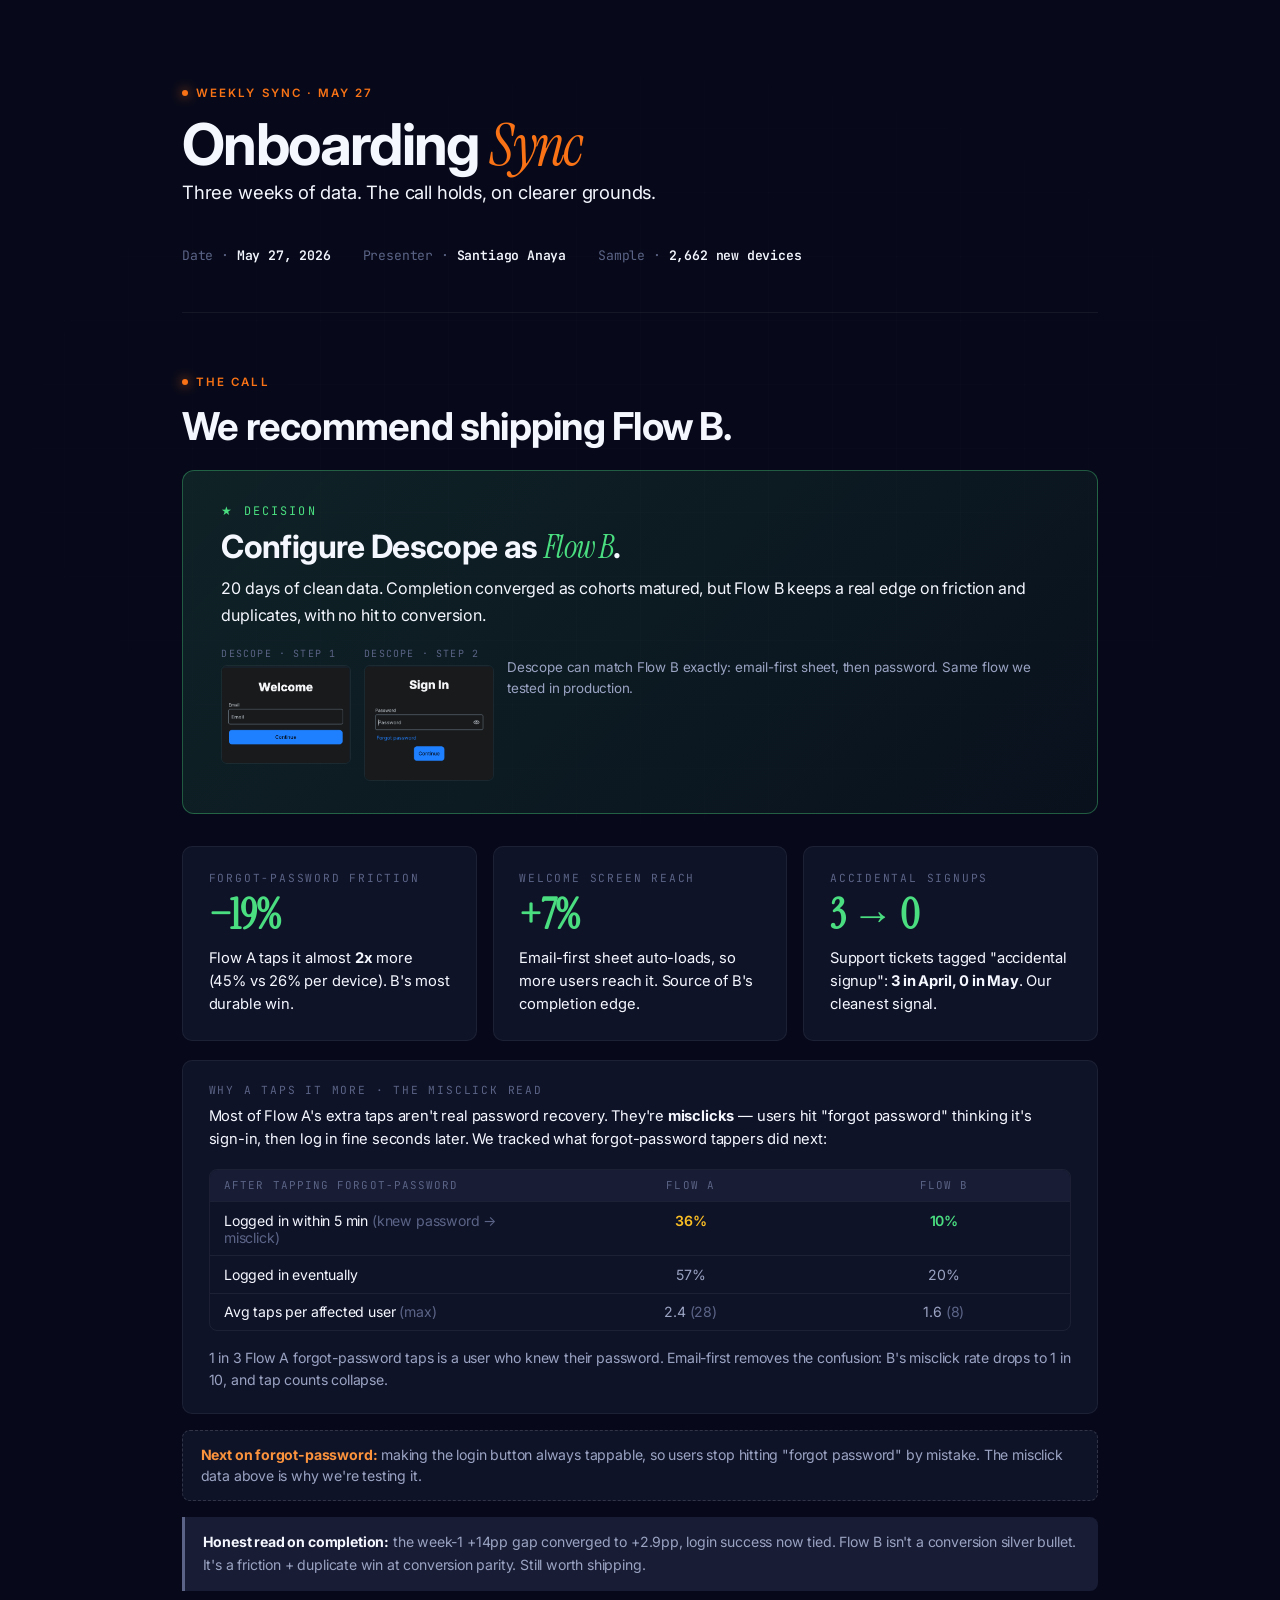
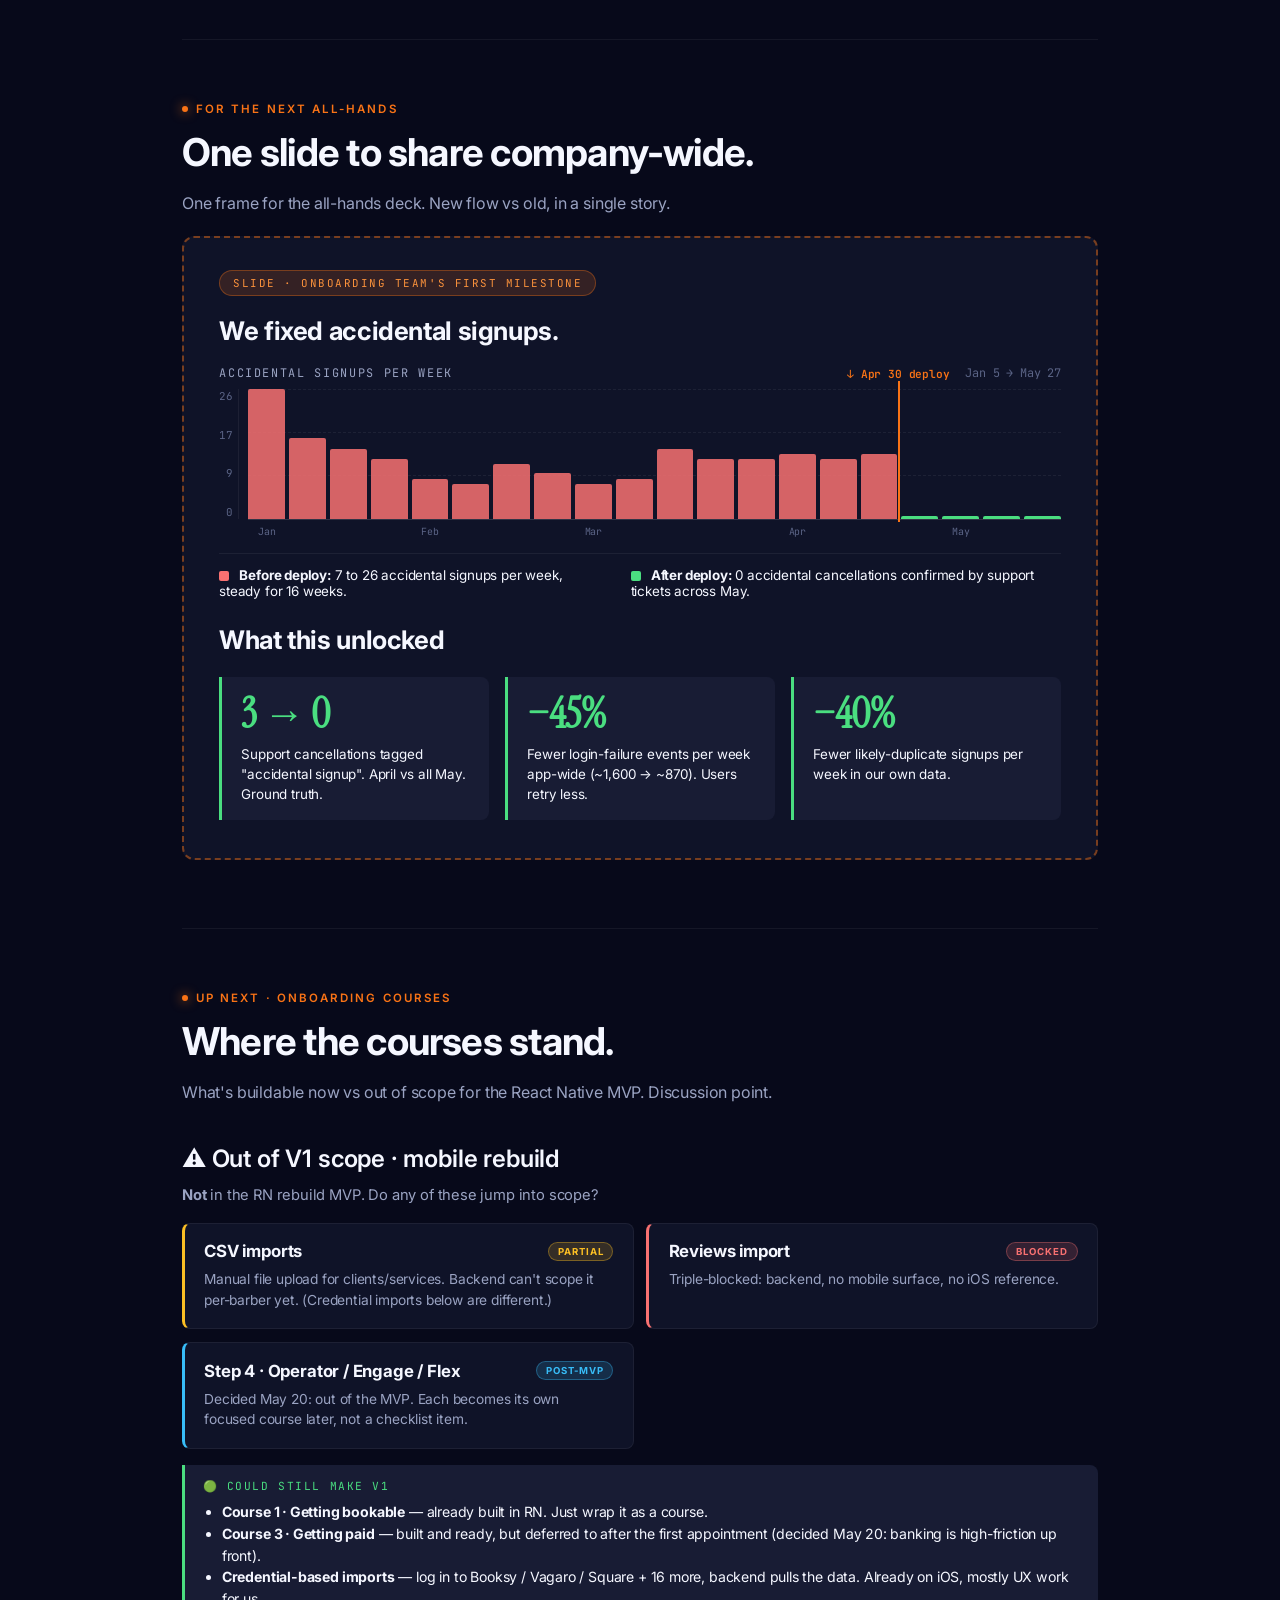
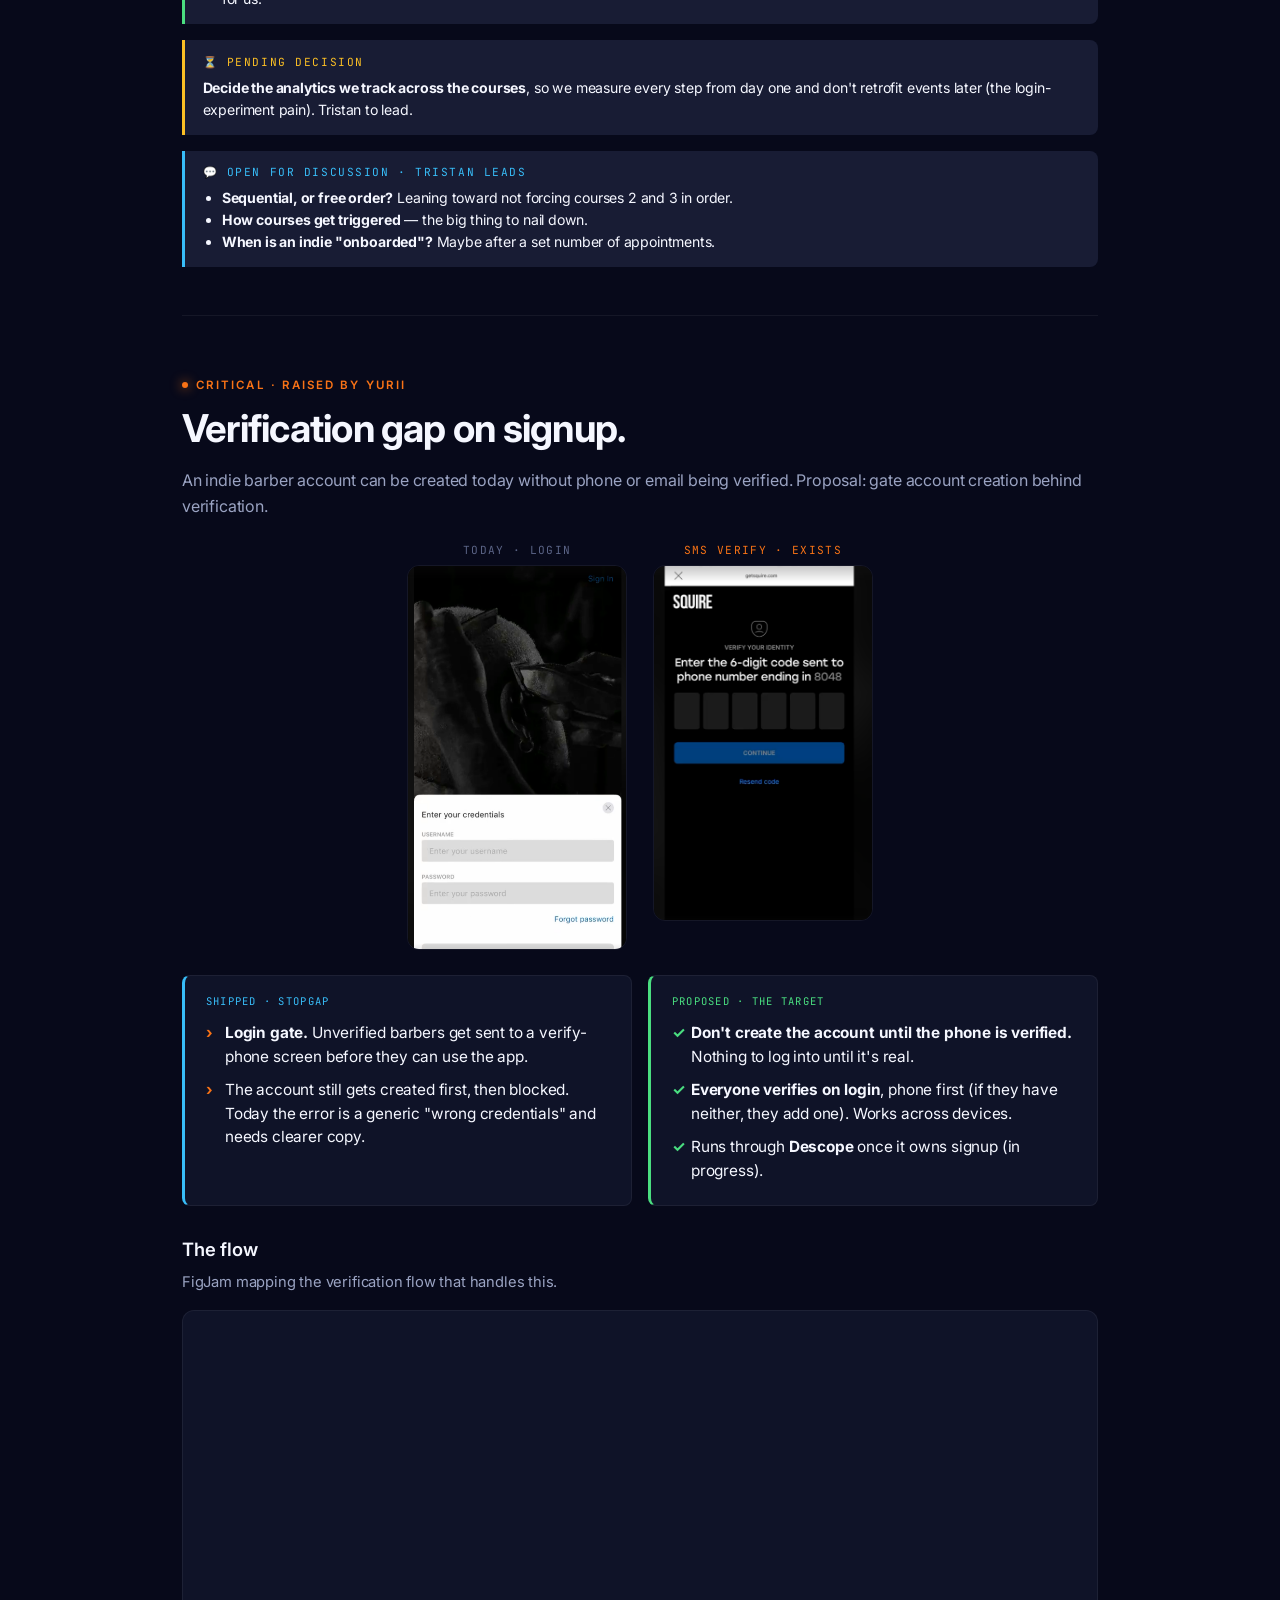
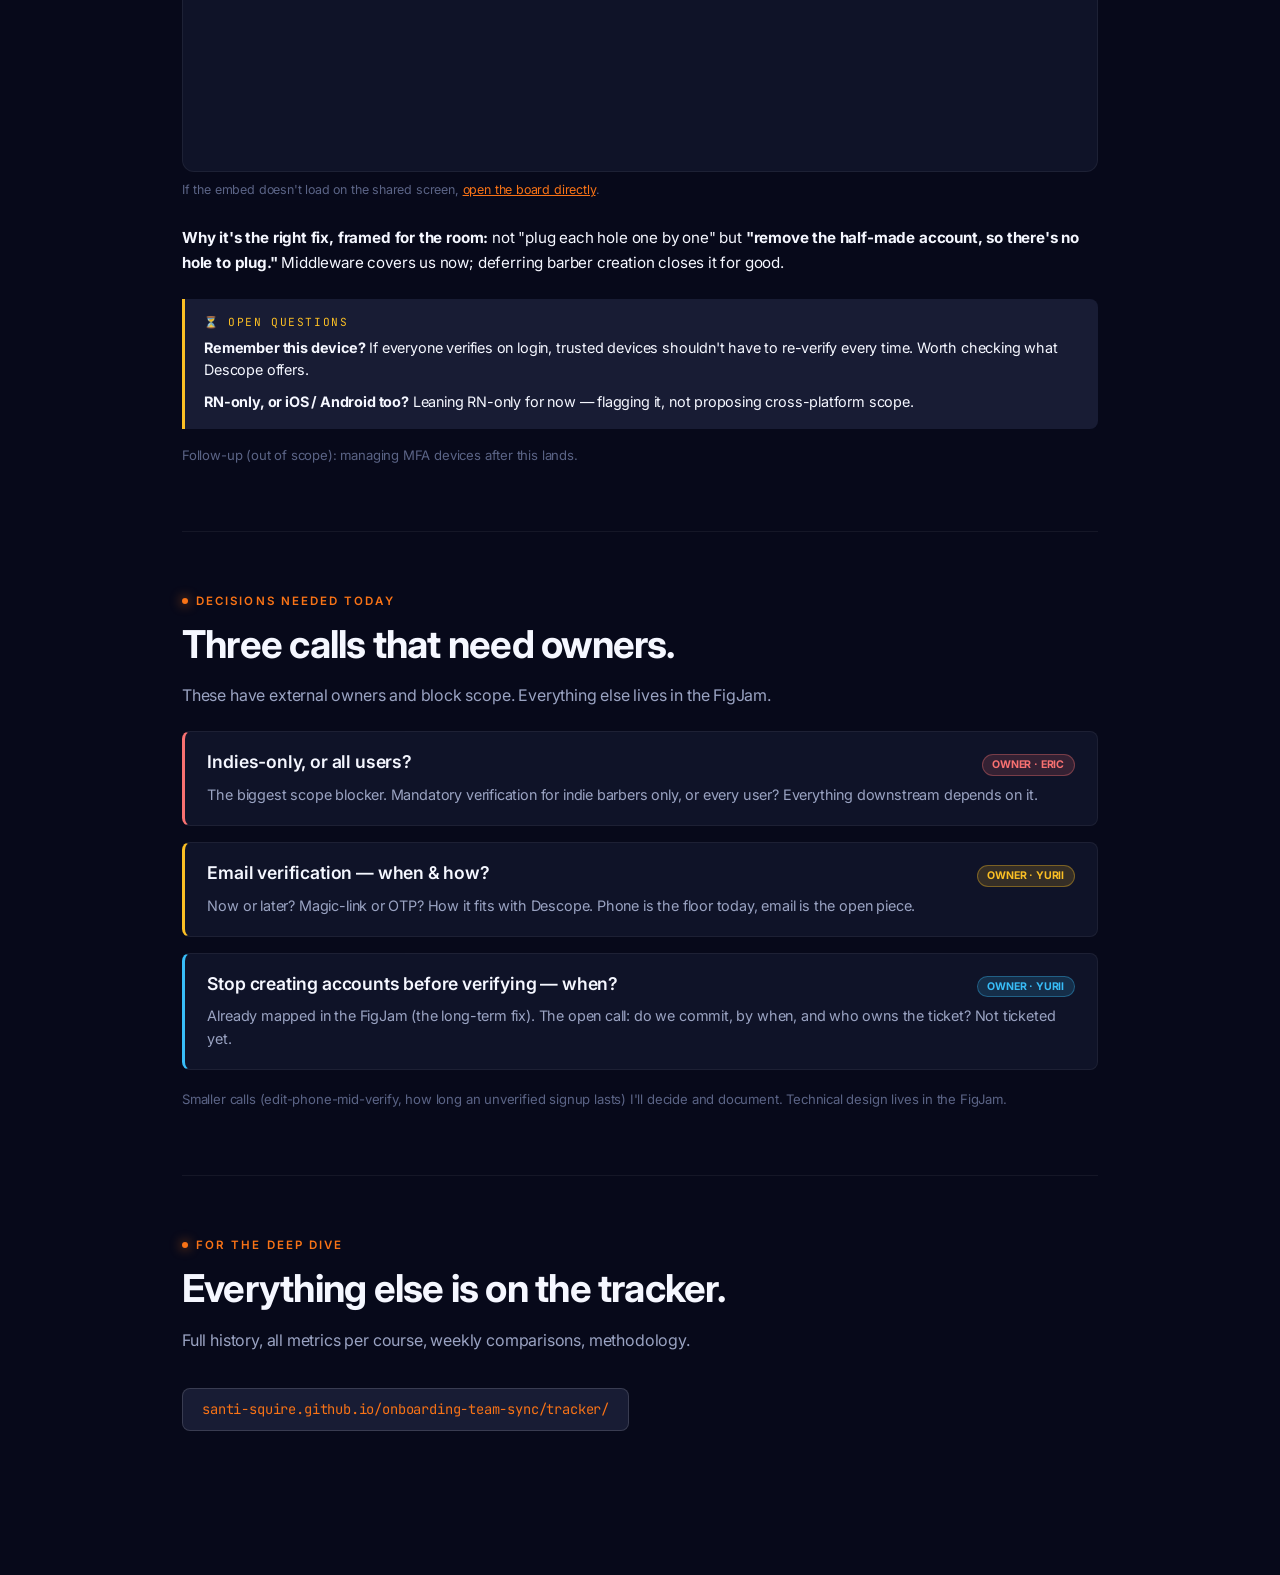
<file: weekly/2026-05-27/index.html>
<!DOCTYPE html>
<html lang="en">
<head>
  <meta charset="UTF-8" />
  <meta name="viewport" content="width=device-width, initial-scale=1" />
  <title>Onboarding Sync · May 27</title>
  <link rel="preconnect" href="https://fonts.googleapis.com" />
  <link rel="preconnect" href="https://fonts.gstatic.com" crossorigin />
  <link
    href="https://fonts.googleapis.com/css2?family=Inter:wght@400;500;600;700;800&family=Instrument+Serif:ital@0;1&family=JetBrains+Mono:wght@400;500;600&display=swap"
    rel="stylesheet"
  />
  <style>
    :root {
      --bg-base: #07091a;
      --bg-deep: #050714;
      --bg-surface: #0f1328;
      --bg-elevated: #181c34;
      --border: rgba(255,255,255,0.06);
      --border-strong: rgba(255,255,255,0.14);
      --text: #f5f7ff;
      --text-muted: #9aa3c2;
      --text-dim: #5b6486;
      --accent: #f97316;
      --accent-bright: #fb923c;
      --flow-a: #60a5fa;
      --flow-b: #f97316;
      --success: #4ade80;
      --warning: #fbbf24;
      --danger: #f87171;
      --info: #38bdf8;
      --font-sans: "Inter", -apple-system, BlinkMacSystemFont, system-ui, sans-serif;
      --font-display: "Instrument Serif", Georgia, serif;
      --font-mono: "JetBrains Mono", "SF Mono", Menlo, monospace;
    }
    * { box-sizing: border-box; }
    body {
      margin: 0;
      font-family: var(--font-sans);
      background: var(--bg-base);
      color: var(--text);
      letter-spacing: -0.011em;
      min-height: 100vh;
    }
    body::before {
      content: "";
      position: fixed;
      inset: 0;
      background-image:
        linear-gradient(rgba(255,255,255,0.025) 1px, transparent 1px),
        linear-gradient(90deg, rgba(255,255,255,0.025) 1px, transparent 1px);
      background-size: 64px 64px;
      mask-image: radial-gradient(ellipse 80% 70% at 50% 50%, black 30%, transparent 100%);
      -webkit-mask-image: radial-gradient(ellipse 80% 70% at 50% 50%, black 30%, transparent 100%);
      opacity: 0.5;
      pointer-events: none;
      z-index: 0;
    }
    .container {
      max-width: 980px;
      margin: 0 auto;
      padding: 4rem 2rem 6rem;
      position: relative;
      z-index: 1;
    }
    section.slide {
      padding: 3.5rem 0 3rem;
      border-bottom: 1px solid var(--border);
    }
    section.slide:first-of-type { padding-top: 1rem; }
    section.slide:last-of-type { border-bottom: 0; }
    .eyebrow {
      display: inline-flex;
      align-items: center;
      gap: 0.5rem;
      font-size: 0.72rem;
      font-weight: 600;
      letter-spacing: 0.18em;
      text-transform: uppercase;
      color: var(--accent);
      margin-bottom: 0.9rem;
    }
    .eyebrow::before {
      content: "";
      width: 6px; height: 6px;
      border-radius: 50%;
      background: var(--accent);
      box-shadow: 0 0 12px var(--accent);
    }
    h1 {
      font-size: clamp(2.4rem, 5vw, 3.6rem);
      font-weight: 700;
      letter-spacing: -0.028em;
      line-height: 1.05;
      margin: 0;
    }
    h1 em {
      font-family: var(--font-display);
      font-style: italic;
      font-weight: 400;
      color: var(--accent);
    }
    h2 {
      font-size: clamp(1.8rem, 3.5vw, 2.4rem);
      font-weight: 700;
      letter-spacing: -0.02em;
      line-height: 1.15;
      margin: 0 0 1rem;
    }
    h3 {
      font-size: 1.15rem;
      font-weight: 600;
      margin: 0 0 0.6rem;
      color: var(--text);
    }
    p {
      font-size: 1rem;
      line-height: 1.65;
      color: var(--text-muted);
      margin: 0 0 1rem;
    }
    p.lede { font-size: 1.15rem; color: var(--text); }

    .cover {
      padding-top: 4rem;
      padding-bottom: 4rem;
    }
    .cover-meta {
      display: flex;
      gap: 2rem;
      margin-top: 2.5rem;
      font-size: 0.82rem;
      font-family: var(--font-mono);
      color: var(--text-dim);
    }
    .cover-meta strong { color: var(--text); font-weight: 600; }

    /* Decision section · the call */
    .recommend-banner {
      background: linear-gradient(135deg, rgba(74, 222, 128, 0.12), rgba(74, 222, 128, 0.04));
      border: 1px solid rgba(74, 222, 128, 0.35);
      border-radius: 12px;
      padding: 2rem 2.4rem;
      margin: 1.4rem 0 2rem;
    }
    .recommend-banner .label {
      font-family: var(--font-mono);
      font-size: 0.74rem;
      letter-spacing: 0.18em;
      text-transform: uppercase;
      color: var(--success);
      margin-bottom: 0.6rem;
    }
    .recommend-banner h2 {
      font-size: 2rem;
      font-weight: 700;
      color: var(--text);
      margin: 0 0 0.6rem;
    }
    .recommend-banner h2 em {
      font-family: var(--font-display);
      font-style: italic;
      font-weight: 400;
      color: var(--success);
    }
    .recommend-banner p {
      margin: 0;
      color: var(--text);
      font-size: 1rem;
    }

    /* The three big numbers for the decision */
    .pillars {
      display: grid;
      grid-template-columns: 1fr 1fr 1fr;
      gap: 1rem;
    }
    .pillar {
      background: var(--bg-surface);
      border: 1px solid var(--border);
      border-radius: 10px;
      padding: 1.5rem 1.6rem;
    }
    .pillar .label {
      font-family: var(--font-mono);
      font-size: 0.7rem;
      letter-spacing: 0.16em;
      text-transform: uppercase;
      color: var(--text-dim);
      margin-bottom: 0.6rem;
    }
    .pillar .stat {
      font-family: var(--font-display);
      font-size: 2.6rem;
      font-weight: 600;
      line-height: 1.05;
      color: var(--success);
      margin-bottom: 0.6rem;
      letter-spacing: -0.01em;
    }
    .pillar .stat.warn { color: var(--accent-bright); }
    .pillar .desc {
      font-size: 0.92rem;
      color: var(--text);
      line-height: 1.55;
      margin: 0;
    }

    /* For-all-hands callout */
    .allhands-frame {
      background: var(--bg-surface);
      border: 2px dashed rgba(249, 115, 22, 0.45);
      border-radius: 12px;
      padding: 2rem 2.2rem 2.4rem;
      margin: 1.2rem 0;
    }
    .allhands-frame-tag {
      display: inline-block;
      background: rgba(249, 115, 22, 0.16);
      color: var(--accent-bright);
      border: 1px solid rgba(249, 115, 22, 0.35);
      border-radius: 999px;
      padding: 0.3rem 0.8rem;
      font-family: var(--font-mono);
      font-size: 0.68rem;
      letter-spacing: 0.14em;
      text-transform: uppercase;
      margin-bottom: 1.2rem;
    }
    .allhands-frame h3 {
      font-size: 1.6rem;
      font-weight: 700;
      letter-spacing: -0.015em;
      color: var(--text);
      margin: 0 0 0.4rem;
    }
    .allhands-frame .slogan {
      font-family: var(--font-display);
      font-style: italic;
      font-size: 1.25rem;
      color: var(--accent-bright);
      margin: 0 0 1.4rem;
      line-height: 1.4;
    }

    /* Mini bar chart */
    .mini-chart {
      margin: 1.2rem 0 1.4rem;
    }
    .mini-chart-header {
      display: flex;
      justify-content: space-between;
      align-items: baseline;
      margin-bottom: 0.5rem;
    }
    .mini-chart-title {
      font-family: var(--font-mono);
      font-size: 0.74rem;
      letter-spacing: 0.14em;
      color: var(--text-muted);
      text-transform: uppercase;
    }
    .mini-chart-range {
      font-size: 0.74rem;
      color: var(--text-dim);
      font-family: var(--font-mono);
    }
    .chart-row {
      display: flex;
      gap: 0.6rem;
    }
    .yaxis {
      display: flex;
      flex-direction: column;
      justify-content: space-between;
      height: 130px;
      font-size: 0.68rem;
      color: var(--text-dim);
      font-family: var(--font-mono);
      text-align: right;
      padding-right: 0.3rem;
      border-right: 1px solid var(--border);
    }
    .bars-area {
      flex: 1;
      position: relative;
    }
    .gridlines {
      position: absolute;
      top: 0; left: 0; right: 0;
      height: 130px;
      pointer-events: none;
    }
    .gridlines > div {
      position: absolute;
      left: 0; right: 0;
      border-top: 1px dashed var(--border);
    }
    .deploy-marker {
      position: absolute;
      top: -8px;
      bottom: 16px;
      width: 2px;
      background: var(--accent);
      pointer-events: none;
      z-index: 2;
    }
    .deploy-label {
      position: absolute;
      top: -22px;
      transform: translateX(-50%);
      font-size: 0.7rem;
      color: var(--accent);
      font-family: var(--font-mono);
      font-weight: 600;
      white-space: nowrap;
      z-index: 2;
    }
    .bars {
      display: flex;
      align-items: flex-end;
      gap: 4px;
      height: 130px;
    }
    .bar {
      flex: 1;
      border-radius: 2px 2px 0 0;
    }
    .bar.pre { background: var(--danger); opacity: 0.85; }
    .bar.post { background: var(--success); }
    .bar.post.partial { opacity: 0.65; }
    .xaxis {
      display: flex;
      gap: 4px;
      margin-top: 0.4rem;
      font-size: 0.62rem;
      color: var(--text-dim);
      font-family: var(--font-mono);
    }
    .xaxis > div { flex: 1; text-align: center; }
    .chart-legend {
      display: flex;
      gap: 1.5rem;
      margin-top: 0.9rem;
      padding-top: 0.8rem;
      border-top: 1px solid var(--border);
      font-size: 0.84rem;
      color: var(--text);
    }
    .legend-dot {
      display: inline-block;
      width: 10px; height: 10px;
      border-radius: 2px;
      margin-right: 0.4rem;
      vertical-align: middle;
    }
    .legend-dot.pre { background: var(--danger); }
    .legend-dot.post { background: var(--success); }
    .chart-footnote {
      font-size: 0.74rem;
      color: var(--text-dim);
      line-height: 1.65;
      margin: 0.8rem 0 0;
    }

    /* Wins strip · for the all-hands */
    .wins-strip {
      display: grid;
      grid-template-columns: 1fr 1fr 1fr;
      gap: 1rem;
      margin-top: 1.4rem;
    }
    .win-card {
      background: var(--bg-elevated);
      border-left: 3px solid var(--success);
      border-radius: 0 8px 8px 0;
      padding: 1rem 1.2rem;
    }
    .win-card .win-stat {
      font-family: var(--font-display);
      font-size: 2.6rem;
      font-weight: 600;
      color: var(--success);
      line-height: 1.05;
      letter-spacing: -0.01em;
    }
    .win-card .win-label {
      font-size: 0.84rem;
      color: var(--text);
      margin-top: 0.4rem;
      line-height: 1.5;
    }

    ul.bullets {
      margin: 0;
      padding: 0;
      list-style: none;
    }
    ul.bullets li {
      position: relative;
      padding: 0.3rem 0 0.3rem 1.2rem;
      font-size: 0.96rem;
      color: var(--text);
      line-height: 1.55;
    }
    ul.bullets li::before {
      content: "›";
      position: absolute;
      left: 0;
      top: 0.3rem;
      color: var(--accent);
      font-weight: 700;
    }
    ul.bullets.check li::before {
      content: "✓";
      color: var(--success);
    }

    .tracker-link {
      display: inline-block;
      margin-top: 1.2rem;
      padding: 0.7rem 1.2rem;
      background: var(--bg-elevated);
      border: 1px solid var(--border-strong);
      border-radius: 8px;
      color: var(--accent);
      text-decoration: none;
      font-family: var(--font-mono);
      font-size: 0.86rem;
    }
    .tracker-link:hover { background: var(--bg-surface); }

    @media (max-width: 760px) {
      .container { padding: 2rem 1.2rem 4rem; }
      .pillars, .wins-strip { grid-template-columns: 1fr; }
    }
  </style>
</head>
<body>
  <div class="container">

    <!-- COVER -->
    <section class="slide cover">
      <span class="eyebrow">Weekly Sync · May 27</span>
      <h1>Onboarding <em>Sync</em></h1>
      <p class="lede">Three weeks of data. The call holds, on clearer grounds.</p>
      <div class="cover-meta">
        <div><span style="color: var(--text-dim);">Date</span> · <strong>May 27, 2026</strong></div>
        <div><span style="color: var(--text-dim);">Presenter</span> · <strong>Santiago Anaya</strong></div>
        <div><span style="color: var(--text-dim);">Sample</span> · <strong>2,662 new devices</strong></div>
      </div>
    </section>

    <!-- THE CALL -->
    <section class="slide">
      <span class="eyebrow">The call</span>
      <h2>We recommend shipping Flow B.</h2>

      <div class="recommend-banner">
        <div class="label">★ Decision</div>
        <h2>Configure Descope as <em>Flow B</em>.</h2>
        <p>20 days of clean data. Completion converged as cohorts matured, but Flow B keeps a real edge on friction and duplicates, with no hit to conversion.</p>

        <div style="display: flex; gap: 0.8rem; margin-top: 1.2rem; align-items: flex-start;">
          <div style="flex: 0 0 auto; max-width: 130px;">
            <div style="font-family: var(--font-mono); font-size: 0.62rem; letter-spacing: 0.12em; color: var(--text-dim); text-transform: uppercase; margin-bottom: 0.3rem;">Descope · step 1</div>
            <img src="./assets/descope-flowB-email.png" alt="Descope email step" style="width: 100%; border-radius: 6px; border: 1px solid var(--border); display: block;" />
          </div>
          <div style="flex: 0 0 auto; max-width: 130px;">
            <div style="font-family: var(--font-mono); font-size: 0.62rem; letter-spacing: 0.12em; color: var(--text-dim); text-transform: uppercase; margin-bottom: 0.3rem;">Descope · step 2</div>
            <img src="./assets/descope-flowB-password.png" alt="Descope password step" style="width: 100%; border-radius: 6px; border: 1px solid var(--border); display: block;" />
          </div>
          <div style="flex: 1; font-size: 0.84rem; color: var(--text-muted); line-height: 1.55; padding-top: 0.6rem;">
            Descope can match Flow B exactly: email-first sheet, then password. Same flow we tested in production.
          </div>
        </div>
      </div>

      <div class="pillars">
        <div class="pillar">
          <div class="label">Forgot-password friction</div>
          <div class="stat">−19%</div>
          <p class="desc">Flow A taps it almost <strong>2x</strong> more (45% vs 26% per device). B's most durable win.</p>
        </div>
        <div class="pillar">
          <div class="label">Welcome screen reach</div>
          <div class="stat">+7%</div>
          <p class="desc">Email-first sheet auto-loads, so more users reach it. Source of B's completion edge.</p>
        </div>
        <div class="pillar">
          <div class="label">Accidental signups</div>
          <div class="stat">3 → 0</div>
          <p class="desc">Support tickets tagged "accidental signup": <strong>3 in April, 0 in May</strong>. Our cleanest signal.</p>
        </div>
      </div>

      <div style="margin-top: 1.2rem; background: var(--bg-surface); border: 1px solid var(--border); border-radius: 10px; padding: 1.4rem 1.6rem;">
        <div style="font-family: var(--font-mono); font-size: 0.7rem; letter-spacing: 0.16em; text-transform: uppercase; color: var(--text-dim); margin-bottom: 0.5rem;">Why A taps it more · the misclick read</div>
        <p style="margin: 0 0 1.1rem; font-size: 0.92rem; color: var(--text); line-height: 1.55;">Most of Flow A's extra taps aren't real password recovery. They're <strong>misclicks</strong> — users hit "forgot password" thinking it's sign-in, then log in fine seconds later. We tracked what forgot-password tappers did next:</p>

        <div style="display: grid; grid-template-columns: 1.4fr 1fr 1fr; gap: 0; border: 1px solid var(--border); border-radius: 8px; overflow: hidden; font-size: 0.88rem;">
          <div style="padding: 0.55rem 0.9rem; background: var(--bg-elevated); color: var(--text-dim); font-family: var(--font-mono); font-size: 0.68rem; letter-spacing: 0.1em; text-transform: uppercase;">After tapping forgot-password</div>
          <div style="padding: 0.55rem 0.9rem; background: var(--bg-elevated); color: var(--text-dim); font-family: var(--font-mono); font-size: 0.68rem; letter-spacing: 0.1em; text-transform: uppercase; text-align: center;">Flow A</div>
          <div style="padding: 0.55rem 0.9rem; background: var(--bg-elevated); color: var(--text-dim); font-family: var(--font-mono); font-size: 0.68rem; letter-spacing: 0.1em; text-transform: uppercase; text-align: center;">Flow B</div>

          <div style="padding: 0.6rem 0.9rem; color: var(--text); border-top: 1px solid var(--border);">Logged in within 5 min <span style="color: var(--text-dim);">(knew password → misclick)</span></div>
          <div style="padding: 0.6rem 0.9rem; text-align: center; border-top: 1px solid var(--border); color: var(--warning); font-weight: 600;">36%</div>
          <div style="padding: 0.6rem 0.9rem; text-align: center; border-top: 1px solid var(--border); color: var(--success); font-weight: 600;">10%</div>

          <div style="padding: 0.6rem 0.9rem; color: var(--text); border-top: 1px solid var(--border);">Logged in eventually</div>
          <div style="padding: 0.6rem 0.9rem; text-align: center; border-top: 1px solid var(--border); color: var(--text-muted);">57%</div>
          <div style="padding: 0.6rem 0.9rem; text-align: center; border-top: 1px solid var(--border); color: var(--text-muted);">20%</div>

          <div style="padding: 0.6rem 0.9rem; color: var(--text); border-top: 1px solid var(--border);">Avg taps per affected user <span style="color: var(--text-dim);">(max)</span></div>
          <div style="padding: 0.6rem 0.9rem; text-align: center; border-top: 1px solid var(--border); color: var(--text-muted);">2.4 <span style="color: var(--text-dim);">(28)</span></div>
          <div style="padding: 0.6rem 0.9rem; text-align: center; border-top: 1px solid var(--border); color: var(--text-muted);">1.6 <span style="color: var(--text-dim);">(8)</span></div>
        </div>

        <p style="margin: 1rem 0 0; font-size: 0.88rem; color: var(--text-muted); line-height: 1.55;">1 in 3 Flow A forgot-password taps is a user who knew their password. Email-first removes the confusion: B's misclick rate drops to 1 in 10, and tap counts collapse.</p>
      </div>

      <div style="margin-top: 1rem; padding: 0.8rem 1.1rem; background: var(--bg-surface); border: 1px dashed var(--border-strong); border-radius: 8px;">
        <p style="margin: 0; font-size: 0.88rem; color: var(--text-muted); line-height: 1.55;"><strong style="color: var(--accent-bright);">Next on forgot-password:</strong> making the login button always tappable, so users stop hitting "forgot password" by mistake. The misclick data above is why we're testing it.</p>
      </div>

      <div style="margin-top: 1rem; padding: 0.9rem 1.1rem; background: var(--bg-elevated); border-left: 3px solid var(--text-dim); border-radius: 0 8px 8px 0;">
        <p style="margin: 0; font-size: 0.88rem; color: var(--text-muted); line-height: 1.6;"><strong style="color: var(--text);">Honest read on completion:</strong> the week-1 +14pp gap converged to +2.9pp, login success now tied. Flow B isn't a conversion silver bullet. It's a friction + duplicate win at conversion parity. Still worth shipping.</p>
      </div>
    </section>

    <!-- FOR THE ALL-HANDS -->
    <section class="slide">
      <span class="eyebrow">For the next all-hands</span>
      <h2>One slide to share company-wide.</h2>
      <p>One frame for the all-hands deck. New flow vs old, in a single story.</p>

      <div class="allhands-frame">
        <span class="allhands-frame-tag">Slide · Onboarding team's first milestone</span>
        <h3>We fixed accidental signups.</h3>

        <!-- mini bar chart -->
        <div class="mini-chart">
          <div class="mini-chart-header">
            <div class="mini-chart-title">Accidental signups per week</div>
            <div class="mini-chart-range">Jan 5 → May 27</div>
          </div>

          <div class="chart-row">
            <div class="yaxis">
              <span>26</span>
              <span>17</span>
              <span>9</span>
              <span>0</span>
            </div>
            <div class="bars-area">
              <div class="gridlines">
                <div style="top: 0%;"></div>
                <div style="top: 33%;"></div>
                <div style="top: 66%;"></div>
                <div style="top: 100%; border-top-color: var(--border-strong); border-top-style: solid;"></div>
              </div>
              <div class="deploy-marker" style="left: 80%;"></div>
              <div class="deploy-label" style="left: 80%;">↓ Apr 30 deploy</div>

              <div class="bars">
                <div class="bar pre" title="Jan 5 · 26" style="height: 100%;"></div>
                <div class="bar pre" title="Jan 12 · 16" style="height: 62%;"></div>
                <div class="bar pre" title="Jan 19 · 14" style="height: 54%;"></div>
                <div class="bar pre" title="Jan 26 · 12" style="height: 46%;"></div>
                <div class="bar pre" title="Feb 2 · 8" style="height: 31%;"></div>
                <div class="bar pre" title="Feb 9 · 7" style="height: 27%;"></div>
                <div class="bar pre" title="Feb 16 · 11" style="height: 42%;"></div>
                <div class="bar pre" title="Feb 23 · 9" style="height: 35%;"></div>
                <div class="bar pre" title="Mar 2 · 7" style="height: 27%;"></div>
                <div class="bar pre" title="Mar 9 · 8" style="height: 31%;"></div>
                <div class="bar pre" title="Mar 16 · 14" style="height: 54%;"></div>
                <div class="bar pre" title="Mar 23 · 12" style="height: 46%;"></div>
                <div class="bar pre" title="Mar 30 · 12" style="height: 46%;"></div>
                <div class="bar pre" title="Apr 6 · 13" style="height: 50%;"></div>
                <div class="bar pre" title="Apr 13 · 12" style="height: 46%;"></div>
                <div class="bar pre" title="Apr 20 · 13" style="height: 50%;"></div>
                <div class="bar post" title="Apr 27 · 0 · experiment starts mid-week" style="height: 2%;"></div>
                <div class="bar post" title="May 4 · 0" style="height: 2%;"></div>
                <div class="bar post" title="May 11 · 0" style="height: 2%;"></div>
                <div class="bar post" title="May 18 · 0" style="height: 2%;"></div>
              </div>

              <div class="xaxis">
                <div>Jan</div><div></div><div></div><div></div>
                <div>Feb</div><div></div><div></div><div></div>
                <div>Mar</div><div></div><div></div><div></div><div></div>
                <div>Apr</div><div></div><div></div><div></div>
                <div>May</div><div></div><div></div>
              </div>
            </div>
          </div>

          <div class="chart-legend">
            <div><span class="legend-dot pre"></span> <strong>Before deploy:</strong> 7 to 26 accidental signups per week, steady for 16 weeks.</div>
            <div><span class="legend-dot post"></span> <strong>After deploy:</strong> 0 accidental cancellations confirmed by support tickets across May.</div>
          </div>
        </div>

        <!-- The downstream improvements -->
        <h3 style="margin-top: 1.6rem;">What this unlocked</h3>
        <div class="wins-strip">
          <div class="win-card">
            <div class="win-stat">3 → 0</div>
            <div class="win-label">Support cancellations tagged "accidental signup". April vs all May. Ground truth.</div>
          </div>
          <div class="win-card">
            <div class="win-stat">−45%</div>
            <div class="win-label">Fewer login-failure events per week app-wide (~1,600 → ~870). Users retry less.</div>
          </div>
          <div class="win-card">
            <div class="win-stat">−40%</div>
            <div class="win-label">Fewer likely-duplicate signups per week in our own data.</div>
          </div>
        </div>
      </div>
    </section>

    <!-- COURSES SCOPE -->
    <section class="slide">
      <span class="eyebrow">Up next · Onboarding Courses</span>
      <h2>Where the courses stand.</h2>
      <p>What's buildable now vs out of scope for the React Native MVP. Discussion point.</p>

      <!-- Out of V1 scope · title section with status grid -->
      <h3 style="margin-top: 2.4rem; font-size: 1.5rem;">⚠ Out of V1 scope · mobile rebuild</h3>
      <p style="font-size: 0.92rem;"><strong>Not</strong> in the RN rebuild MVP. Do any of these jump into scope?</p>

      <div style="display: grid; grid-template-columns: 1fr 1fr; gap: 0.8rem; margin-top: 1rem;">
        <div style="background: var(--bg-surface); border: 1px solid var(--border); border-left: 3px solid var(--warning); border-radius: 8px; padding: 1.1rem 1.2rem;">
          <div style="display: flex; align-items: center; justify-content: space-between; gap: 0.5rem; margin-bottom: 0.5rem;">
            <strong style="color: var(--text); font-size: 1.05rem;">CSV imports</strong>
            <span style="font-size: 0.6rem; font-weight: 700; letter-spacing: 0.1em; color: var(--warning); background: rgba(251,191,36,0.16); border: 1px solid rgba(251,191,36,0.35); border-radius: 999px; padding: 0.2rem 0.55rem; white-space: nowrap;">PARTIAL</span>
          </div>
          <p style="margin: 0; font-size: 0.86rem; color: var(--text-muted); line-height: 1.5;">Manual file upload for clients/services. Backend can't scope it per-barber yet. (Credential imports below are different.)</p>
        </div>

        <div style="background: var(--bg-surface); border: 1px solid var(--border); border-left: 3px solid var(--danger); border-radius: 8px; padding: 1.1rem 1.2rem;">
          <div style="display: flex; align-items: center; justify-content: space-between; gap: 0.5rem; margin-bottom: 0.5rem;">
            <strong style="color: var(--text); font-size: 1.05rem;">Reviews import</strong>
            <span style="font-size: 0.6rem; font-weight: 700; letter-spacing: 0.1em; color: var(--danger); background: rgba(248,113,113,0.16); border: 1px solid rgba(248,113,113,0.35); border-radius: 999px; padding: 0.2rem 0.55rem; white-space: nowrap;">BLOCKED</span>
          </div>
          <p style="margin: 0; font-size: 0.86rem; color: var(--text-muted); line-height: 1.5;">Triple-blocked: backend, no mobile surface, no iOS reference.</p>
        </div>

        <div style="background: var(--bg-surface); border: 1px solid var(--border); border-left: 3px solid var(--info); border-radius: 8px; padding: 1.1rem 1.2rem;">
          <div style="display: flex; align-items: center; justify-content: space-between; gap: 0.5rem; margin-bottom: 0.5rem;">
            <strong style="color: var(--text); font-size: 1.05rem;">Step 4 · Operator / Engage / Flex</strong>
            <span style="font-size: 0.6rem; font-weight: 700; letter-spacing: 0.1em; color: var(--info); background: rgba(56,189,248,0.16); border: 1px solid rgba(56,189,248,0.35); border-radius: 999px; padding: 0.2rem 0.55rem; white-space: nowrap;">POST-MVP</span>
          </div>
          <p style="margin: 0; font-size: 0.86rem; color: var(--text-muted); line-height: 1.5;">Decided May 20: out of the MVP. Each becomes its own focused course later, not a checklist item.</p>
        </div>
      </div>

      <div style="margin-top: 1rem; padding: 0.9rem 1.1rem; background: var(--bg-elevated); border-left: 3px solid var(--success); border-radius: 0 8px 8px 0;">
        <div style="font-family: var(--font-mono); font-size: 0.7rem; letter-spacing: 0.14em; text-transform: uppercase; color: var(--success); margin-bottom: 0.5rem;">🟢 Could still make V1</div>
        <ul style="margin: 0; padding-left: 1.2rem; font-size: 0.88rem; color: var(--text); line-height: 1.55;">
          <li><strong>Course 1 · Getting bookable</strong> — already built in RN. Just wrap it as a course.</li>
          <li><strong>Course 3 · Getting paid</strong> — built and ready, but deferred to after the first appointment (decided May 20: banking is high-friction up front).</li>
          <li><strong>Credential-based imports</strong> — log in to Booksy / Vagaro / Square + 16 more, backend pulls the data. Already on iOS, mostly UX work for us.</li>
        </ul>
      </div>

      <div style="margin-top: 1rem; padding: 0.9rem 1.1rem; background: var(--bg-elevated); border-left: 3px solid var(--warning); border-radius: 0 8px 8px 0;">
        <div style="font-family: var(--font-mono); font-size: 0.7rem; letter-spacing: 0.14em; text-transform: uppercase; color: var(--warning); margin-bottom: 0.5rem;">⏳ Pending decision</div>
        <p style="margin: 0; font-size: 0.88rem; color: var(--text); line-height: 1.55;"><strong>Decide the analytics we track across the courses</strong>, so we measure every step from day one and don't retrofit events later (the login-experiment pain). Tristan to lead.</p>
      </div>

      <div style="margin-top: 1rem; padding: 0.9rem 1.1rem; background: var(--bg-elevated); border-left: 3px solid var(--info); border-radius: 0 8px 8px 0;">
        <div style="font-family: var(--font-mono); font-size: 0.7rem; letter-spacing: 0.14em; text-transform: uppercase; color: var(--info); margin-bottom: 0.5rem;">💬 Open for discussion · Tristan leads</div>
        <ul style="margin: 0; padding-left: 1.2rem; font-size: 0.88rem; color: var(--text); line-height: 1.55;">
          <li><strong>Sequential, or free order?</strong> Leaning toward not forcing courses 2 and 3 in order.</li>
          <li><strong>How courses get triggered</strong> — the big thing to nail down.</li>
          <li><strong>When is an indie "onboarded"?</strong> Maybe after a set number of appointments.</li>
        </ul>
      </div>
    </section>

    <!-- VERIFICATION GAP -->
    <section class="slide">
      <span class="eyebrow">Critical · raised by Yurii</span>
      <h2>Verification gap on signup.</h2>
      <p>An indie barber account can be created today without phone or email being verified. Proposal: gate account creation behind verification.</p>

      <!-- Two screens row -->
      <div style="display: flex; gap: 1.6rem; margin-top: 1.5rem; align-items: flex-start; justify-content: center;">
        <!-- Login -->
        <div style="flex: 0 0 auto; max-width: 220px;">
          <div style="font-family: var(--font-mono); font-size: 0.7rem; letter-spacing: 0.12em; text-transform: uppercase; color: var(--text-dim); margin-bottom: 0.5rem; text-align: center;">Today · login</div>
          <img src="./assets/login-screen.png" alt="Current login" style="width: 100%; border-radius: 12px; border: 1px solid var(--border); display: block;" />
        </div>
        <!-- SMS verify (existing) -->
        <div style="flex: 0 0 auto; max-width: 220px;">
          <div style="font-family: var(--font-mono); font-size: 0.7rem; letter-spacing: 0.12em; text-transform: uppercase; color: var(--accent); margin-bottom: 0.5rem; text-align: center;">SMS verify · exists</div>
          <img src="./assets/verify-sms.png" alt="SMS verification" style="width: 100%; border-radius: 12px; border: 1px solid var(--border); display: block;" />
        </div>
      </div>

      <div style="display: grid; grid-template-columns: 1fr 1fr; gap: 1rem; margin-top: 1.6rem;">
        <div style="background: var(--bg-surface); border: 1px solid var(--border); border-left: 3px solid var(--info); border-radius: 8px; padding: 1.1rem 1.3rem;">
          <div style="font-family: var(--font-mono); font-size: 0.66rem; letter-spacing: 0.12em; text-transform: uppercase; color: var(--info); margin-bottom: 0.5rem;">Shipped · stopgap</div>
          <ul class="bullets" style="margin: 0;">
            <li><strong>Login gate.</strong> Unverified barbers get sent to a verify-phone screen before they can use the app.</li>
            <li>The account still gets created first, then blocked. Today the error is a generic "wrong credentials" and needs clearer copy.</li>
          </ul>
        </div>
        <div style="background: var(--bg-surface); border: 1px solid var(--border); border-left: 3px solid var(--success); border-radius: 8px; padding: 1.1rem 1.3rem;">
          <div style="font-family: var(--font-mono); font-size: 0.66rem; letter-spacing: 0.12em; text-transform: uppercase; color: var(--success); margin-bottom: 0.5rem;">Proposed · the target</div>
          <ul class="bullets check" style="margin: 0;">
            <li><strong>Don't create the account until the phone is verified.</strong> Nothing to log into until it's real.</li>
            <li><strong>Everyone verifies on login</strong>, phone first (if they have neither, they add one). Works across devices.</li>
            <li>Runs through <strong>Descope</strong> once it owns signup (in progress).</li>
          </ul>
        </div>
      </div>

      <!-- FigJam flow -->
      <h3 style="margin-top: 2rem;">The flow</h3>
      <p style="font-size: 0.92rem;">FigJam mapping the verification flow that handles this.</p>
      <div style="margin-top: 1rem; border: 1px solid var(--border); border-radius: 12px; overflow: hidden; background: var(--bg-surface);">
        <iframe
          src="https://embed.figma.com/board/wwEiY53MIasNSEA4AfPkx2/Onboarding?node-id=686-4839&embed-host=share"
          style="width: 100%; height: 460px; border: 0; display: block;"
          allowfullscreen
        ></iframe>
      </div>
      <p style="font-size: 0.78rem; color: var(--text-dim); margin-top: 0.5rem;">If the embed doesn't load on the shared screen, <a href="https://www.figma.com/board/wwEiY53MIasNSEA4AfPkx2/Onboarding?node-id=686-4839" style="color: var(--accent);">open the board directly</a>.</p>

      <!-- The framing -->
      <p style="font-size: 0.95rem; color: var(--text); margin-top: 1.5rem; line-height: 1.65;"><strong>Why it's the right fix, framed for the room:</strong> not "plug each hole one by one" but <strong>"remove the half-made account, so there's no hole to plug."</strong> Middleware covers us now; deferring barber creation closes it for good.</p>

      <!-- Open questions -->
      <div style="margin-top: 1.5rem; padding: 1rem 1.2rem; background: var(--bg-elevated); border-left: 3px solid var(--warning); border-radius: 0 8px 8px 0;">
        <div style="font-family: var(--font-mono); font-size: 0.7rem; letter-spacing: 0.14em; text-transform: uppercase; color: var(--warning); margin-bottom: 0.5rem;">⏳ Open questions</div>
        <p style="margin: 0 0 0.6rem; font-size: 0.9rem; color: var(--text); line-height: 1.55;"><strong>Remember this device?</strong> If everyone verifies on login, trusted devices shouldn't have to re-verify every time. Worth checking what Descope offers.</p>
        <p style="margin: 0; font-size: 0.9rem; color: var(--text); line-height: 1.55;"><strong>RN-only, or iOS / Android too?</strong> Leaning RN-only for now — flagging it, not proposing cross-platform scope.</p>
      </div>

      <p style="font-size: 0.82rem; color: var(--text-dim); margin-top: 1rem;">Follow-up (out of scope): managing MFA devices after this lands.</p>
    </section>

    <!-- DECISIONS NEEDED TODAY -->
    <section class="slide">
      <span class="eyebrow">Decisions needed today</span>
      <h2>Three calls that need owners.</h2>
      <p>These have external owners and block scope. Everything else lives in the FigJam.</p>

      <div style="display: grid; grid-template-columns: 1fr; gap: 1rem; margin-top: 1.4rem;">
        <div style="background: var(--bg-surface); border: 1px solid var(--border); border-left: 3px solid var(--danger); border-radius: 8px; padding: 1.2rem 1.4rem;">
          <div style="display: flex; align-items: baseline; justify-content: space-between; gap: 1rem; flex-wrap: wrap;">
            <h3 style="margin: 0; font-size: 1.1rem;">Indies-only, or all users?</h3>
            <span style="font-size: 0.66rem; font-weight: 700; color: var(--danger); background: rgba(248,113,113,0.16); border: 1px solid rgba(248,113,113,0.35); border-radius: 999px; padding: 0.2rem 0.6rem; white-space: nowrap;">OWNER · ERIC</span>
          </div>
          <p style="margin: 0.5rem 0 0; font-size: 0.9rem; color: var(--text-muted); line-height: 1.55;">The biggest scope blocker. Mandatory verification for indie barbers only, or every user? Everything downstream depends on it.</p>
        </div>

        <div style="background: var(--bg-surface); border: 1px solid var(--border); border-left: 3px solid var(--warning); border-radius: 8px; padding: 1.2rem 1.4rem;">
          <div style="display: flex; align-items: baseline; justify-content: space-between; gap: 1rem; flex-wrap: wrap;">
            <h3 style="margin: 0; font-size: 1.1rem;">Email verification — when & how?</h3>
            <span style="font-size: 0.66rem; font-weight: 700; color: var(--warning); background: rgba(251,191,36,0.16); border: 1px solid rgba(251,191,36,0.35); border-radius: 999px; padding: 0.2rem 0.6rem; white-space: nowrap;">OWNER · YURII</span>
          </div>
          <p style="margin: 0.5rem 0 0; font-size: 0.9rem; color: var(--text-muted); line-height: 1.55;">Now or later? Magic-link or OTP? How it fits with Descope. Phone is the floor today, email is the open piece.</p>
        </div>

        <div style="background: var(--bg-surface); border: 1px solid var(--border); border-left: 3px solid var(--info); border-radius: 8px; padding: 1.2rem 1.4rem;">
          <div style="display: flex; align-items: baseline; justify-content: space-between; gap: 1rem; flex-wrap: wrap;">
            <h3 style="margin: 0; font-size: 1.1rem;">Stop creating accounts before verifying — when?</h3>
            <span style="font-size: 0.66rem; font-weight: 700; color: var(--info); background: rgba(56,189,248,0.16); border: 1px solid rgba(56,189,248,0.35); border-radius: 999px; padding: 0.2rem 0.6rem; white-space: nowrap;">OWNER · YURII</span>
          </div>
          <p style="margin: 0.5rem 0 0; font-size: 0.9rem; color: var(--text-muted); line-height: 1.55;">Already mapped in the FigJam (the long-term fix). The open call: do we commit, by when, and who owns the ticket? Not ticketed yet.</p>
        </div>
      </div>

      <p style="font-size: 0.82rem; color: var(--text-dim); margin-top: 1.2rem;">Smaller calls (edit-phone-mid-verify, how long an unverified signup lasts) I'll decide and document. Technical design lives in the FigJam.</p>
    </section>

    <!-- TRACKER LINK -->
    <section class="slide">
      <span class="eyebrow">For the deep dive</span>
      <h2>Everything else is on the tracker.</h2>
      <p>Full history, all metrics per course, weekly comparisons, methodology.</p>
      <a class="tracker-link" href="https://santi-squire.github.io/onboarding-team-sync/tracker/" target="_blank">santi-squire.github.io/onboarding-team-sync/tracker/</a>
    </section>

  </div>
</body>
</html>
</file>
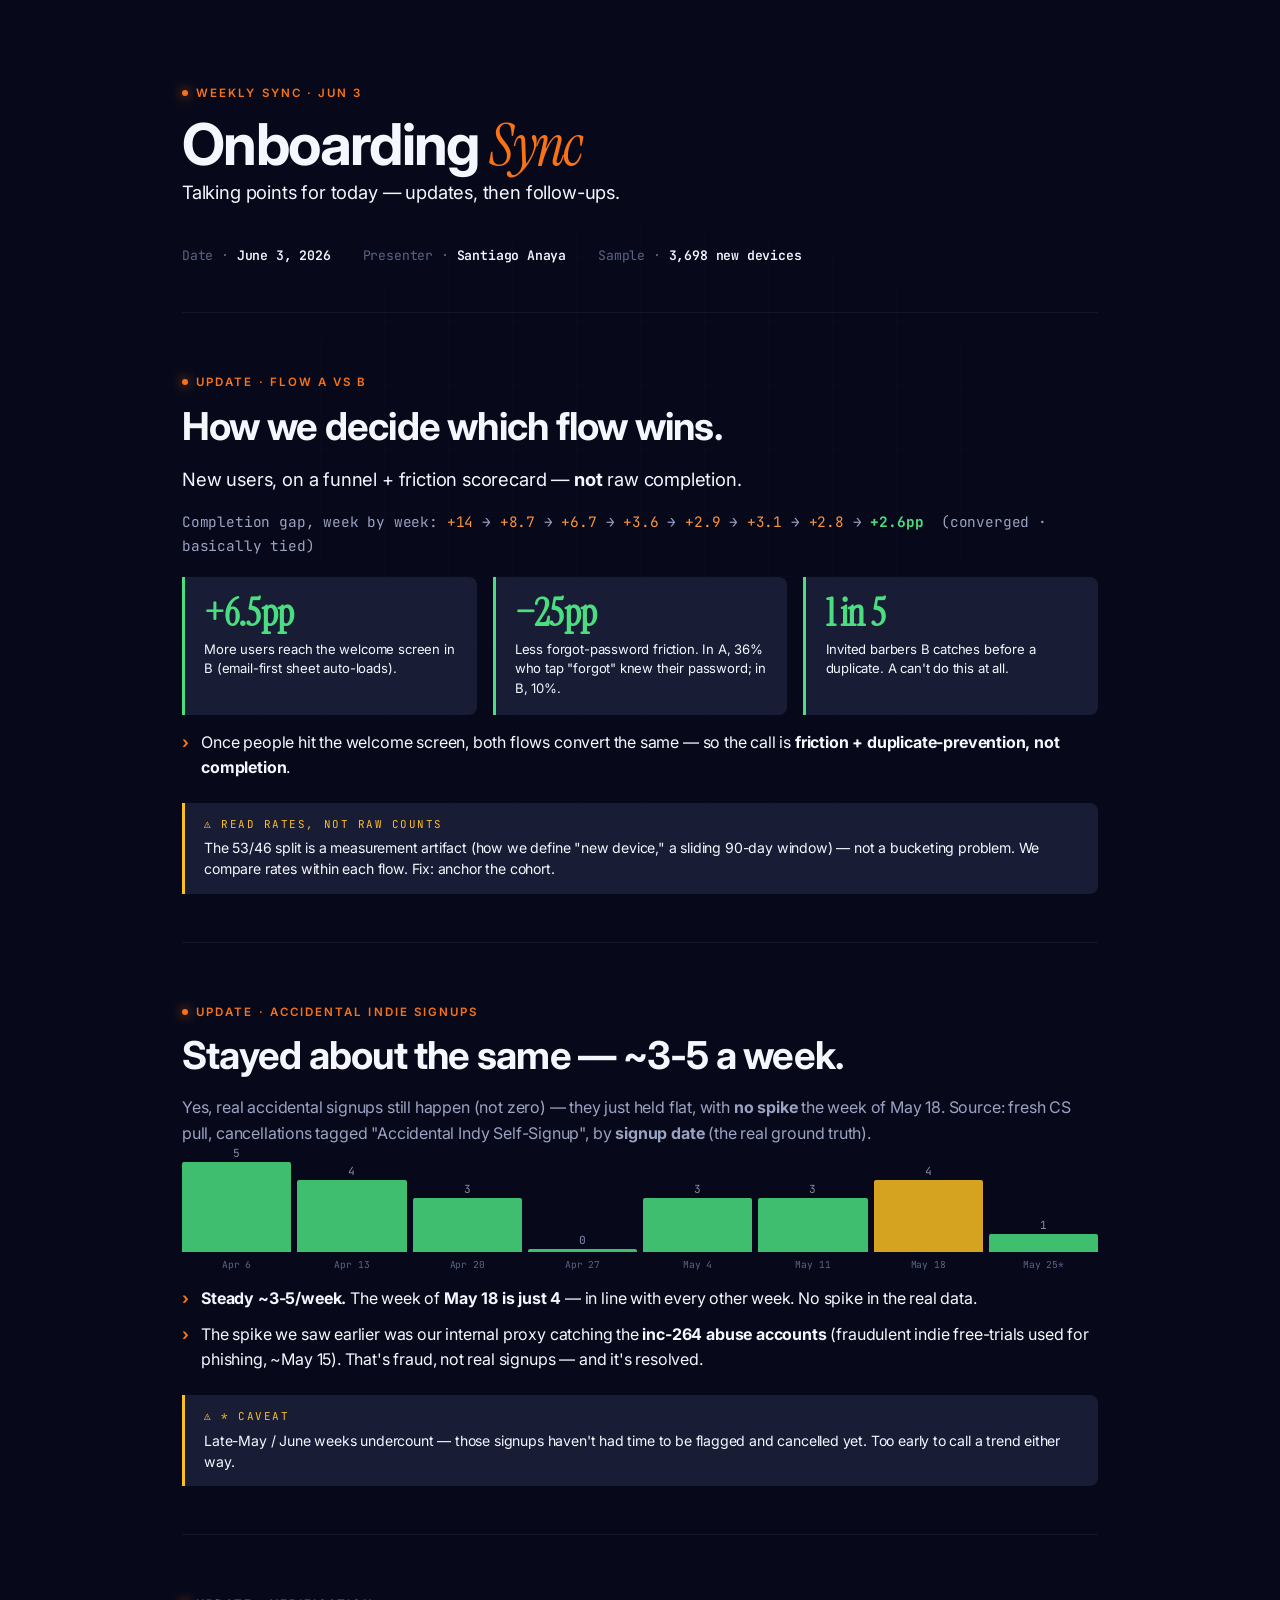
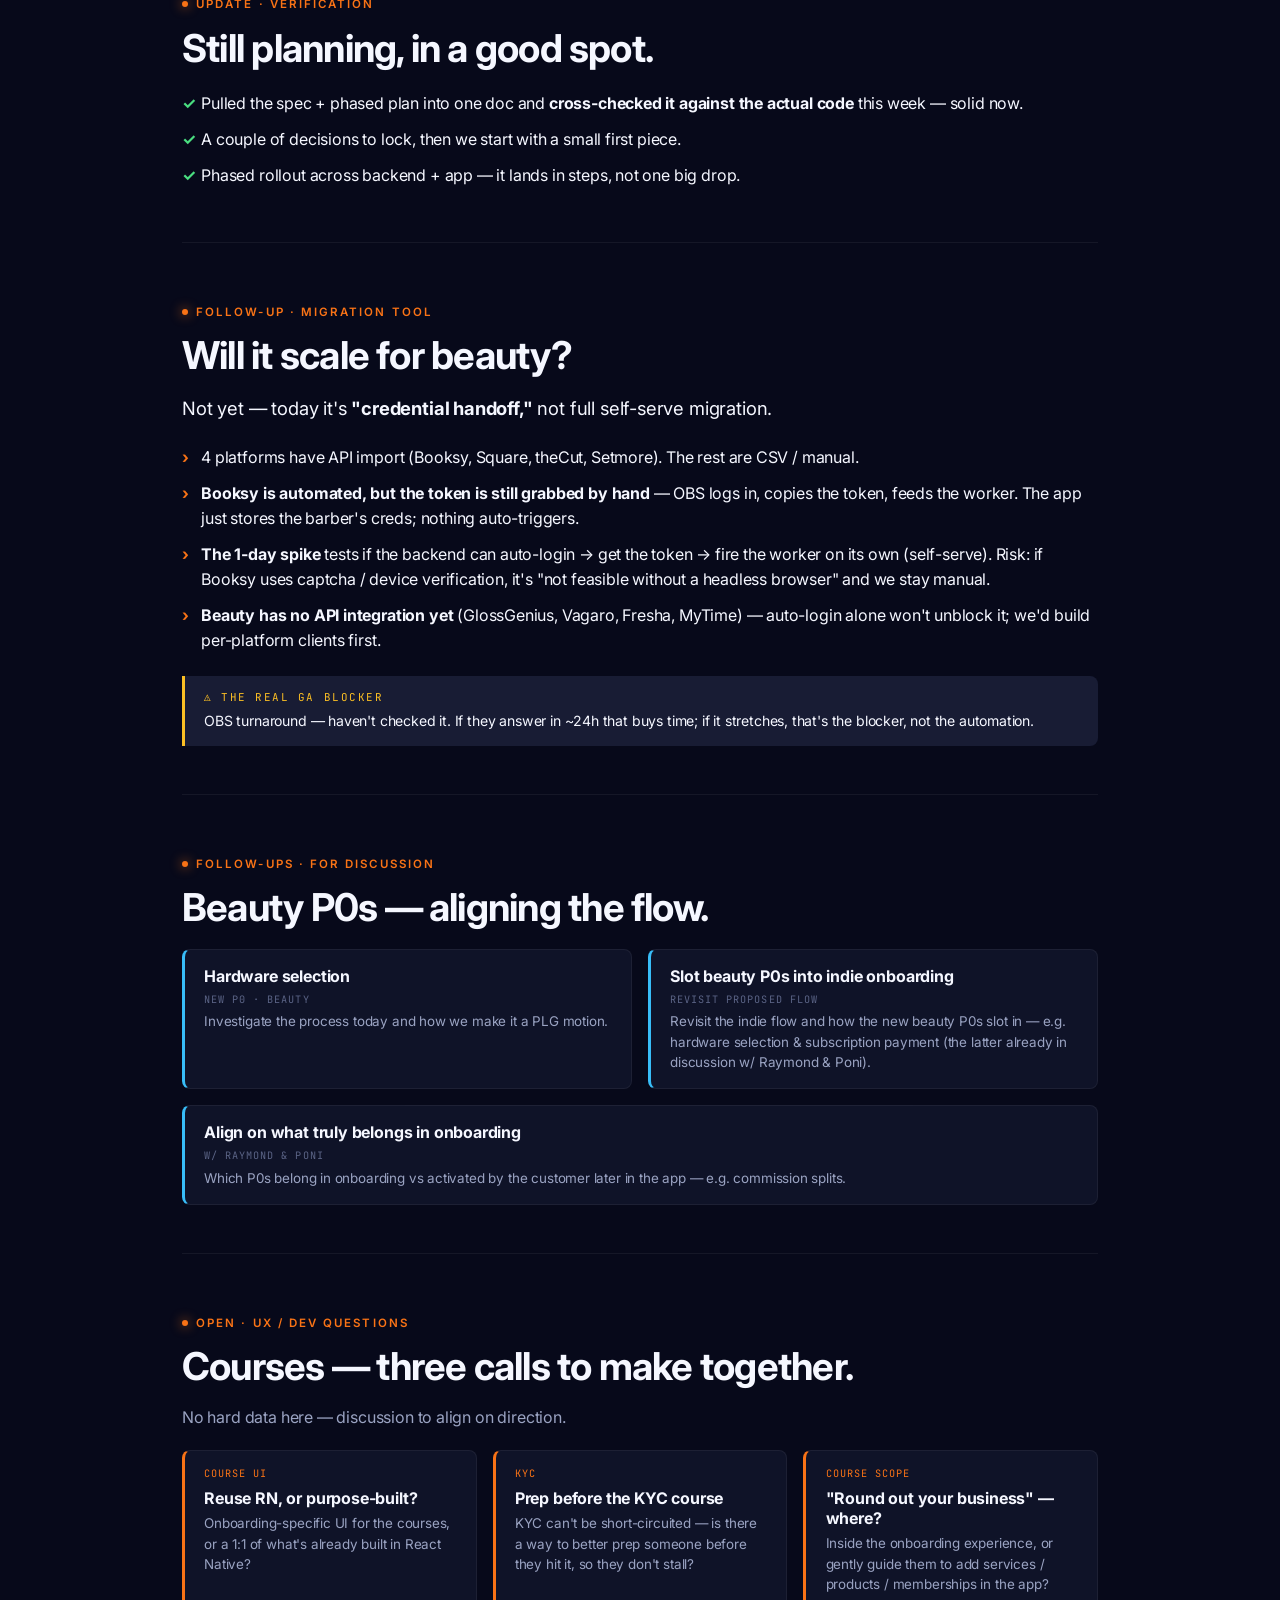
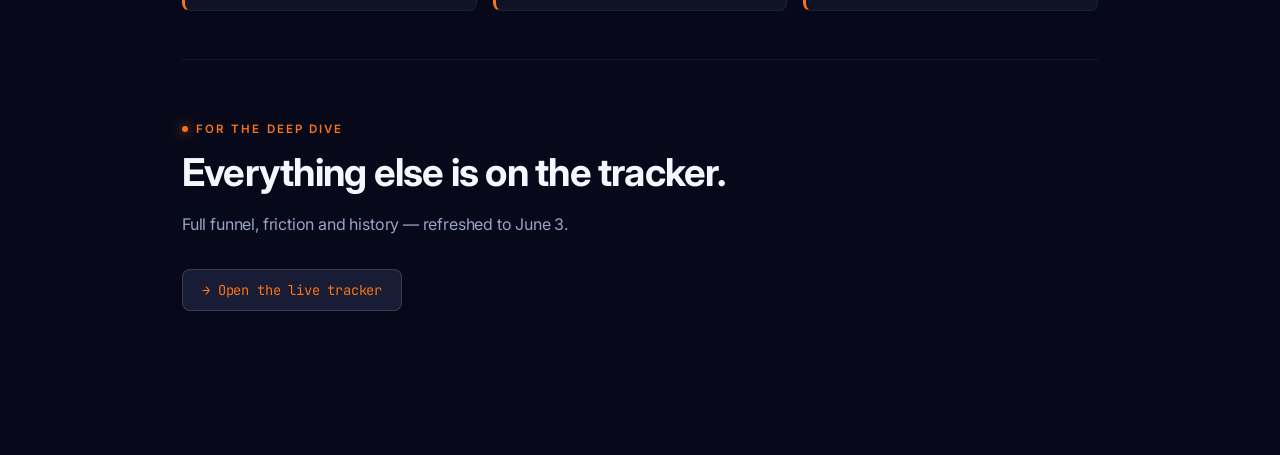
<file: weekly/2026-06-03/index.html>
<!DOCTYPE html>
<html lang="en">
<head>
  <meta charset="UTF-8" />
  <meta name="viewport" content="width=device-width, initial-scale=1" />
  <title>Onboarding Sync · Jun 3</title>
  <link rel="preconnect" href="https://fonts.googleapis.com" />
  <link rel="preconnect" href="https://fonts.gstatic.com" crossorigin />
  <link
    href="https://fonts.googleapis.com/css2?family=Inter:wght@400;500;600;700;800&family=Instrument+Serif:ital@0;1&family=JetBrains+Mono:wght@400;500;600&display=swap"
    rel="stylesheet"
  />
  <style>
    :root {
      --bg-base: #07091a;
      --bg-deep: #050714;
      --bg-surface: #0f1328;
      --bg-elevated: #181c34;
      --border: rgba(255,255,255,0.06);
      --border-strong: rgba(255,255,255,0.14);
      --text: #f5f7ff;
      --text-muted: #9aa3c2;
      --text-dim: #5b6486;
      --accent: #f97316;
      --accent-bright: #fb923c;
      --flow-a: #60a5fa;
      --flow-b: #f97316;
      --success: #4ade80;
      --warning: #fbbf24;
      --danger: #f87171;
      --info: #38bdf8;
      --font-sans: "Inter", -apple-system, BlinkMacSystemFont, system-ui, sans-serif;
      --font-display: "Instrument Serif", Georgia, serif;
      --font-mono: "JetBrains Mono", "SF Mono", Menlo, monospace;
    }
    * { box-sizing: border-box; }
    body {
      margin: 0;
      font-family: var(--font-sans);
      background: var(--bg-base);
      color: var(--text);
      letter-spacing: -0.011em;
      min-height: 100vh;
    }
    body::before {
      content: "";
      position: fixed;
      inset: 0;
      background-image:
        linear-gradient(rgba(255,255,255,0.025) 1px, transparent 1px),
        linear-gradient(90deg, rgba(255,255,255,0.025) 1px, transparent 1px);
      background-size: 64px 64px;
      mask-image: radial-gradient(ellipse 80% 70% at 50% 50%, black 30%, transparent 100%);
      -webkit-mask-image: radial-gradient(ellipse 80% 70% at 50% 50%, black 30%, transparent 100%);
      opacity: 0.5;
      pointer-events: none;
      z-index: 0;
    }
    .container {
      max-width: 980px;
      margin: 0 auto;
      padding: 4rem 2rem 6rem;
      position: relative;
      z-index: 1;
    }
    section.slide {
      padding: 3.5rem 0 3rem;
      border-bottom: 1px solid var(--border);
    }
    section.slide:first-of-type { padding-top: 1rem; }
    section.slide:last-of-type { border-bottom: 0; }
    .eyebrow {
      display: inline-flex;
      align-items: center;
      gap: 0.5rem;
      font-size: 0.72rem;
      font-weight: 600;
      letter-spacing: 0.18em;
      text-transform: uppercase;
      color: var(--accent);
      margin-bottom: 0.9rem;
    }
    .eyebrow::before {
      content: "";
      width: 6px; height: 6px;
      border-radius: 50%;
      background: var(--accent);
      box-shadow: 0 0 12px var(--accent);
    }
    h1 {
      font-size: clamp(2.4rem, 5vw, 3.6rem);
      font-weight: 700;
      letter-spacing: -0.028em;
      line-height: 1.05;
      margin: 0;
    }
    h1 em {
      font-family: var(--font-display);
      font-style: italic;
      font-weight: 400;
      color: var(--accent);
    }
    h2 {
      font-size: clamp(1.8rem, 3.5vw, 2.4rem);
      font-weight: 700;
      letter-spacing: -0.02em;
      line-height: 1.15;
      margin: 0 0 1rem;
    }
    h2 em { font-family: var(--font-display); font-style: italic; font-weight: 400; color: var(--success); }
    h3 {
      font-size: 1.15rem;
      font-weight: 600;
      margin: 0 0 0.6rem;
      color: var(--text);
    }
    p {
      font-size: 1rem;
      line-height: 1.65;
      color: var(--text-muted);
      margin: 0 0 1rem;
    }
    p.lede { font-size: 1.15rem; color: var(--text); }

    .cover { padding-top: 4rem; padding-bottom: 4rem; }
    .cover-meta {
      display: flex;
      gap: 2rem;
      margin-top: 2.5rem;
      font-size: 0.82rem;
      font-family: var(--font-mono);
      color: var(--text-dim);
    }
    .cover-meta strong { color: var(--text); font-weight: 600; }

    .wins-strip {
      display: grid;
      grid-template-columns: 1fr 1fr 1fr;
      gap: 1rem;
      margin-top: 1.2rem;
    }
    .win-card {
      background: var(--bg-elevated);
      border-left: 3px solid var(--success);
      border-radius: 0 8px 8px 0;
      padding: 1rem 1.2rem;
    }
    .win-card .win-stat {
      font-family: var(--font-display);
      font-size: 2.4rem;
      font-weight: 600;
      color: var(--success);
      line-height: 1.05;
      letter-spacing: -0.01em;
    }
    .win-card .win-label {
      font-size: 0.82rem;
      color: var(--text);
      margin-top: 0.4rem;
      line-height: 1.5;
    }

    ul.bullets { margin: 0.6rem 0 0; padding: 0; list-style: none; }
    ul.bullets li {
      position: relative;
      padding: 0.35rem 0 0.35rem 1.2rem;
      font-size: 1rem;
      color: var(--text);
      line-height: 1.55;
    }
    ul.bullets li::before {
      content: "›";
      position: absolute;
      left: 0; top: 0.35rem;
      color: var(--accent);
      font-weight: 700;
    }
    ul.bullets.check li::before { content: "✓"; color: var(--success); }
    ul.bullets li strong { color: var(--text); }

    .note-box {
      margin: 1.1rem 0 0;
      padding: 0.9rem 1.2rem;
      background: var(--bg-elevated);
      border-left: 3px solid var(--warning);
      border-radius: 0 8px 8px 0;
    }
    .note-box .note-tag {
      font-family: var(--font-mono);
      font-size: 0.68rem;
      letter-spacing: 0.14em;
      text-transform: uppercase;
      color: var(--warning);
      margin-bottom: 0.4rem;
    }
    .note-box p { margin: 0; font-size: 0.88rem; color: var(--text); line-height: 1.5; }
    .note-box.info { border-left-color: var(--info); }
    .note-box.info .note-tag { color: var(--info); }

    .trend-line {
      font-family: var(--font-mono);
      font-size: 0.9rem;
      color: var(--text-muted);
      margin: 0.4rem 0 0;
    }
    .trend-line .num { color: var(--accent-bright); }
    .trend-line .now { color: var(--success); font-weight: 700; }

    /* compact signup-week mini chart */
    .mini { margin: 1rem 0 0.4rem; }
    .mini .bars { display: flex; align-items: flex-end; gap: 6px; height: 90px; }
    .mini .bar { flex: 1; background: var(--success); border-radius: 2px 2px 0 0; opacity: 0.85; position: relative; }
    .mini .bar.hl { background: var(--warning); }
    .mini .bar .v { position: absolute; top: -16px; left: 50%; transform: translateX(-50%); font-size: 0.7rem; font-family: var(--font-mono); color: var(--text-muted); }
    .mini .xaxis { display: flex; gap: 6px; margin-top: 0.35rem; font-size: 0.6rem; color: var(--text-dim); font-family: var(--font-mono); }
    .mini .xaxis > div { flex: 1; text-align: center; }

    .followups { display: grid; grid-template-columns: 1fr 1fr; gap: 1rem; margin-top: 1.2rem; }
    .followup-card {
      background: var(--bg-surface);
      border: 1px solid var(--border);
      border-left: 3px solid var(--info);
      border-radius: 8px;
      padding: 1rem 1.2rem;
    }
    .followup-card strong { color: var(--text); font-size: 1rem; }
    .followup-card .owner {
      font-family: var(--font-mono);
      font-size: 0.64rem;
      letter-spacing: 0.1em;
      text-transform: uppercase;
      color: var(--text-dim);
      margin-top: 0.45rem;
    }
    .followup-card p { margin: 0.35rem 0 0; font-size: 0.84rem; color: var(--text-muted); line-height: 1.5; }

    .tracker-link {
      display: inline-block;
      margin-top: 1rem;
      padding: 0.7rem 1.2rem;
      background: var(--bg-elevated);
      border: 1px solid var(--border-strong);
      border-radius: 8px;
      color: var(--accent);
      text-decoration: none;
      font-family: var(--font-mono);
      font-size: 0.86rem;
    }
    .tracker-link:hover { background: var(--bg-surface); }

    @media (max-width: 760px) {
      .container { padding: 2rem 1.2rem 4rem; }
      .wins-strip, .followups { grid-template-columns: 1fr; }
    }
  </style>
</head>
<body>
  <div class="container">

    <!-- COVER -->
    <section class="slide cover">
      <span class="eyebrow">Weekly Sync · Jun 3</span>
      <h1>Onboarding <em>Sync</em></h1>
      <p class="lede">Talking points for today — updates, then follow-ups.</p>
      <div class="cover-meta">
        <div><span style="color: var(--text-dim);">Date</span> · <strong>June 3, 2026</strong></div>
        <div><span style="color: var(--text-dim);">Presenter</span> · <strong>Santiago Anaya</strong></div>
        <div><span style="color: var(--text-dim);">Sample</span> · <strong>3,698 new devices</strong></div>
      </div>
    </section>

    <!-- 1 · FLOW A vs B -->
    <section class="slide">
      <span class="eyebrow">Update · Flow A vs B</span>
      <h2>How we decide which flow wins.</h2>
      <p class="lede">New users, on a funnel + friction scorecard — <strong>not</strong> raw completion.</p>

      <p class="trend-line">Completion gap, week by week: <span class="num">+14</span> → <span class="num">+8.7</span> → <span class="num">+6.7</span> → <span class="num">+3.6</span> → <span class="num">+2.9</span> → <span class="num">+3.1</span> → <span class="num">+2.8</span> → <span class="now">+2.6pp</span> &nbsp;(converged · basically tied)</p>

      <div class="wins-strip">
        <div class="win-card">
          <div class="win-stat">+6.5pp</div>
          <div class="win-label">More users reach the welcome screen in B (email-first sheet auto-loads).</div>
        </div>
        <div class="win-card">
          <div class="win-stat">−25pp</div>
          <div class="win-label">Less forgot-password friction. In A, 36% who tap "forgot" knew their password; in B, 10%.</div>
        </div>
        <div class="win-card">
          <div class="win-stat">1 in 5</div>
          <div class="win-label">Invited barbers B catches before a duplicate. A can't do this at all.</div>
        </div>
      </div>

      <ul class="bullets">
        <li>Once people hit the welcome screen, both flows convert the same — so the call is <strong>friction + duplicate-prevention, not completion</strong>.</li>
      </ul>

      <div class="note-box">
        <div class="note-tag">⚠ Read rates, not raw counts</div>
        <p>The 53/46 split is a measurement artifact (how we define "new device," a sliding 90-day window) — not a bucketing problem. We compare rates within each flow. Fix: anchor the cohort.</p>
      </div>
    </section>

    <!-- 2 · ACCIDENTAL INDIES -->
    <section class="slide">
      <span class="eyebrow">Update · Accidental indie signups</span>
      <h2>Stayed about the same — ~3-5 a week.</h2>
      <p>Yes, real accidental signups still happen (not zero) — they just held flat, with <strong>no spike</strong> the week of May 18. Source: fresh CS pull, cancellations tagged "Accidental Indy Self-Signup", by <strong>signup date</strong> (the real ground truth).</p>

      <div class="mini">
        <div class="bars">
          <div class="bar" style="height: 100%;"><span class="v">5</span></div>
          <div class="bar" style="height: 80%;"><span class="v">4</span></div>
          <div class="bar" style="height: 60%;"><span class="v">3</span></div>
          <div class="bar" style="height: 4%;"><span class="v">0</span></div>
          <div class="bar" style="height: 60%;"><span class="v">3</span></div>
          <div class="bar" style="height: 60%;"><span class="v">3</span></div>
          <div class="bar hl" style="height: 80%;"><span class="v">4</span></div>
          <div class="bar" style="height: 20%;"><span class="v">1</span></div>
        </div>
        <div class="xaxis">
          <div>Apr 6</div><div>Apr 13</div><div>Apr 20</div><div>Apr 27</div><div>May 4</div><div>May 11</div><div>May 18</div><div>May 25*</div>
        </div>
      </div>

      <ul class="bullets">
        <li><strong>Steady ~3-5/week.</strong> The week of <strong>May 18 is just 4</strong> — in line with every other week. No spike in the real data.</li>
        <li>The spike we saw earlier was our internal proxy catching the <strong>inc-264 abuse accounts</strong> (fraudulent indie free-trials used for phishing, ~May 15). That's fraud, not real signups — and it's resolved.</li>
      </ul>

      <div class="note-box">
        <div class="note-tag">⚠ * Caveat</div>
        <p>Late-May / June weeks undercount — those signups haven't had time to be flagged and cancelled yet. Too early to call a trend either way.</p>
      </div>
    </section>

    <!-- 3 · VERIFICATION -->
    <section class="slide">
      <span class="eyebrow">Update · Verification</span>
      <h2>Still planning, in a good spot.</h2>
      <ul class="bullets check">
        <li>Pulled the spec + phased plan into one doc and <strong>cross-checked it against the actual code</strong> this week — solid now.</li>
        <li>A couple of decisions to lock, then we start with a small first piece.</li>
        <li>Phased rollout across backend + app — it lands in steps, not one big drop.</li>
      </ul>
    </section>

    <!-- 4 · MIGRATION TOOL -->
    <section class="slide">
      <span class="eyebrow">Follow-up · Migration tool</span>
      <h2>Will it scale for beauty?</h2>
      <p class="lede">Not yet — today it's <strong>"credential handoff,"</strong> not full self-serve migration.</p>
      <ul class="bullets">
        <li>4 platforms have API import (Booksy, Square, theCut, Setmore). The rest are CSV / manual.</li>
        <li><strong>Booksy is automated, but the token is still grabbed by hand</strong> — OBS logs in, copies the token, feeds the worker. The app just stores the barber's creds; nothing auto-triggers.</li>
        <li><strong>The 1-day spike</strong> tests if the backend can auto-login → get the token → fire the worker on its own (self-serve). Risk: if Booksy uses captcha / device verification, it's "not feasible without a headless browser" and we stay manual.</li>
        <li><strong>Beauty has no API integration yet</strong> (GlossGenius, Vagaro, Fresha, MyTime) — auto-login alone won't unblock it; we'd build per-platform clients first.</li>
      </ul>
      <div class="note-box">
        <div class="note-tag">⚠ The real GA blocker</div>
        <p>OBS turnaround — haven't checked it. If they answer in ~24h that buys time; if it stretches, that's the blocker, not the automation.</p>
      </div>
    </section>

    <!-- 5 · FOLLOW-UPS -->
    <section class="slide">
      <span class="eyebrow">Follow-ups · for discussion</span>
      <h2>Beauty P0s — aligning the flow.</h2>
      <div class="followups">
        <div class="followup-card">
          <strong>Hardware selection</strong>
          <div class="owner">New P0 · beauty</div>
          <p>Investigate the process today and how we make it a PLG motion.</p>
        </div>
        <div class="followup-card">
          <strong>Slot beauty P0s into indie onboarding</strong>
          <div class="owner">Revisit proposed flow</div>
          <p>Revisit the indie flow and how the new beauty P0s slot in — e.g. hardware selection &amp; subscription payment (the latter already in discussion w/ Raymond &amp; Poni).</p>
        </div>
        <div class="followup-card" style="grid-column: 1 / -1;">
          <strong>Align on what truly belongs in onboarding</strong>
          <div class="owner">w/ Raymond &amp; Poni</div>
          <p>Which P0s belong in onboarding vs activated by the customer later in the app — e.g. commission splits.</p>
        </div>
      </div>
    </section>

    <!-- 6 · UX / DEV QUESTIONS -->
    <section class="slide">
      <span class="eyebrow">Open · UX / dev questions</span>
      <h2>Courses — three calls to make together.</h2>
      <p>No hard data here — discussion to align on direction.</p>
      <div class="followups" style="grid-template-columns: 1fr 1fr 1fr;">
        <div class="followup-card" style="border-left-color: var(--accent);">
          <div class="owner" style="color: var(--accent); margin-top: 0; margin-bottom: 0.5rem;">Course UI</div>
          <strong>Reuse RN, or purpose-built?</strong>
          <p>Onboarding-specific UI for the courses, or a 1:1 of what's already built in React Native?</p>
        </div>
        <div class="followup-card" style="border-left-color: var(--accent);">
          <div class="owner" style="color: var(--accent); margin-top: 0; margin-bottom: 0.5rem;">KYC</div>
          <strong>Prep before the KYC course</strong>
          <p>KYC can't be short-circuited — is there a way to better prep someone before they hit it, so they don't stall?</p>
        </div>
        <div class="followup-card" style="border-left-color: var(--accent);">
          <div class="owner" style="color: var(--accent); margin-top: 0; margin-bottom: 0.5rem;">Course scope</div>
          <strong>"Round out your business" — where?</strong>
          <p>Inside the onboarding experience, or gently guide them to add services / products / memberships in the app?</p>
        </div>
      </div>
    </section>

    <!-- 7 · TRACKER -->
    <section class="slide">
      <span class="eyebrow">For the deep dive</span>
      <h2>Everything else is on the tracker.</h2>
      <p>Full funnel, friction and history — refreshed to June 3.</p>
      <a class="tracker-link" href="https://santi-squire.github.io/onboarding-team-sync/tracker/" target="_blank">→ Open the live tracker</a>
    </section>

  </div>
</body>
</html>
</file>
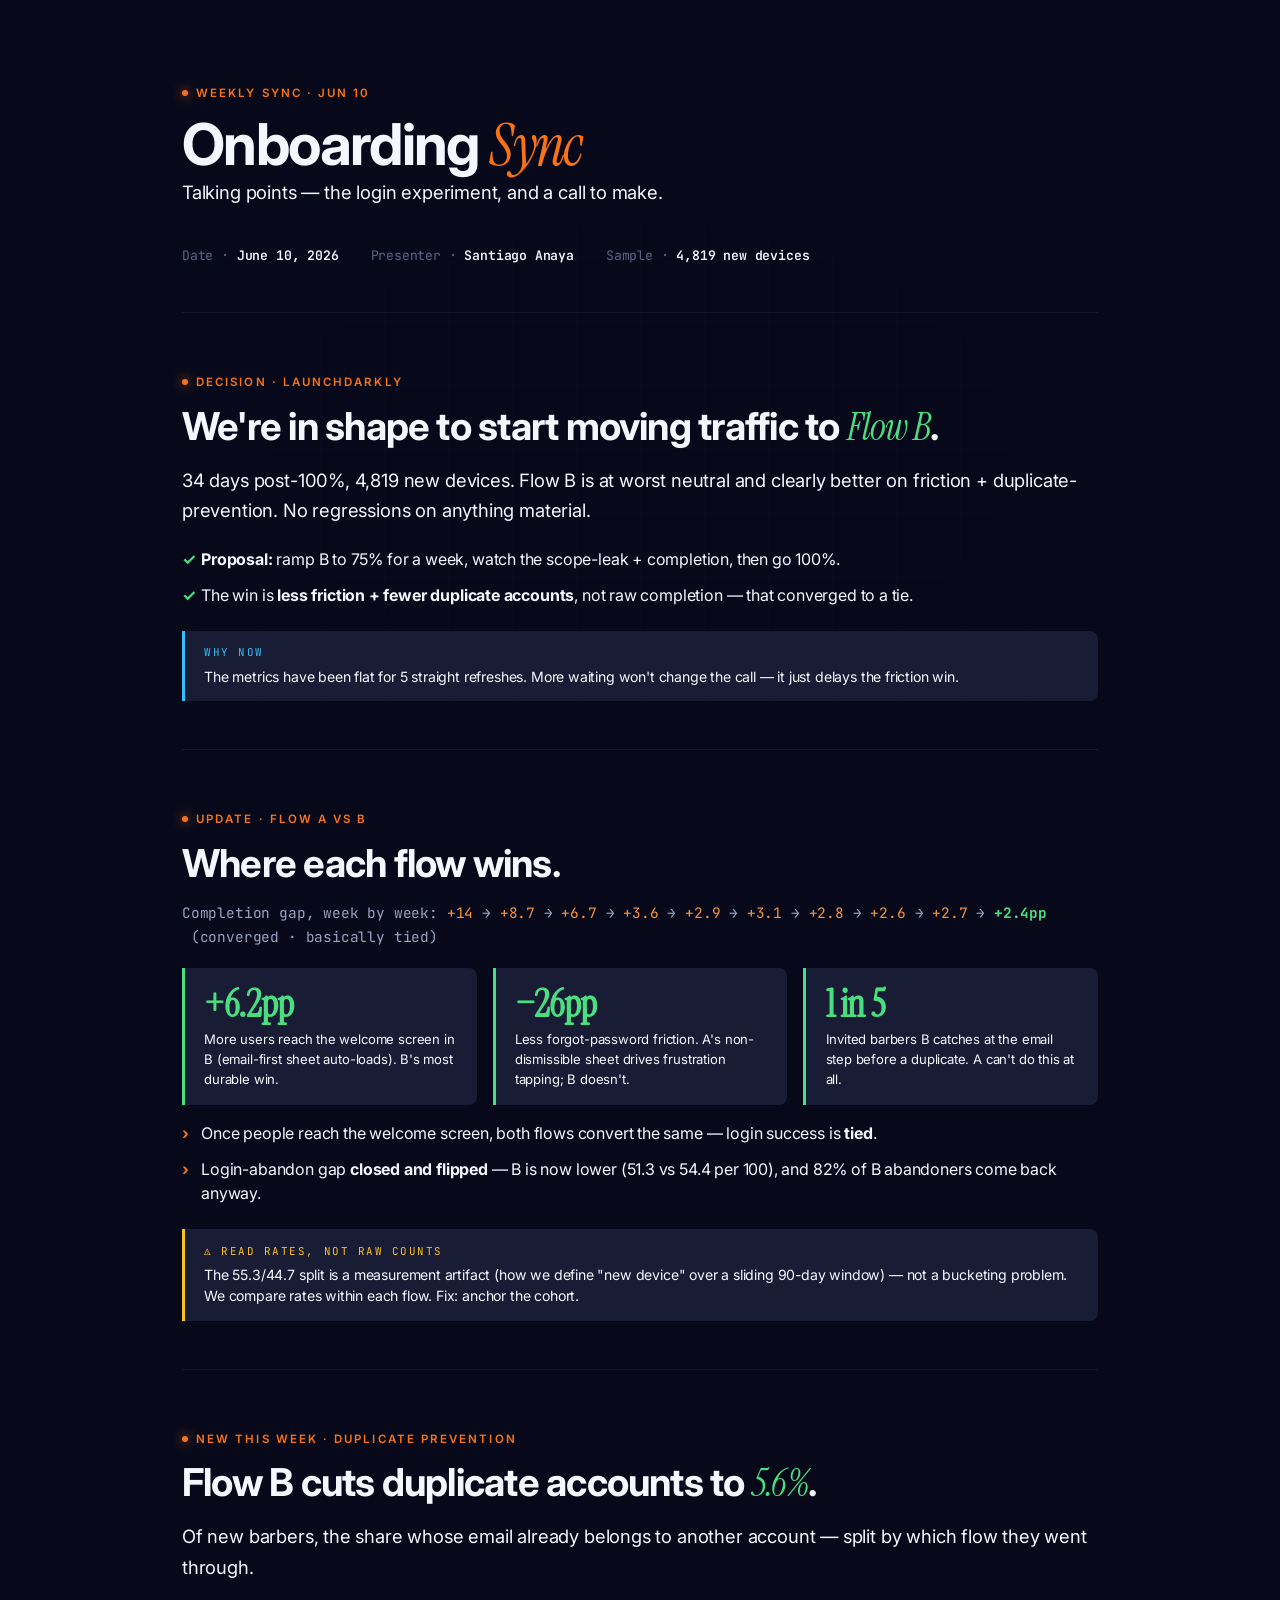
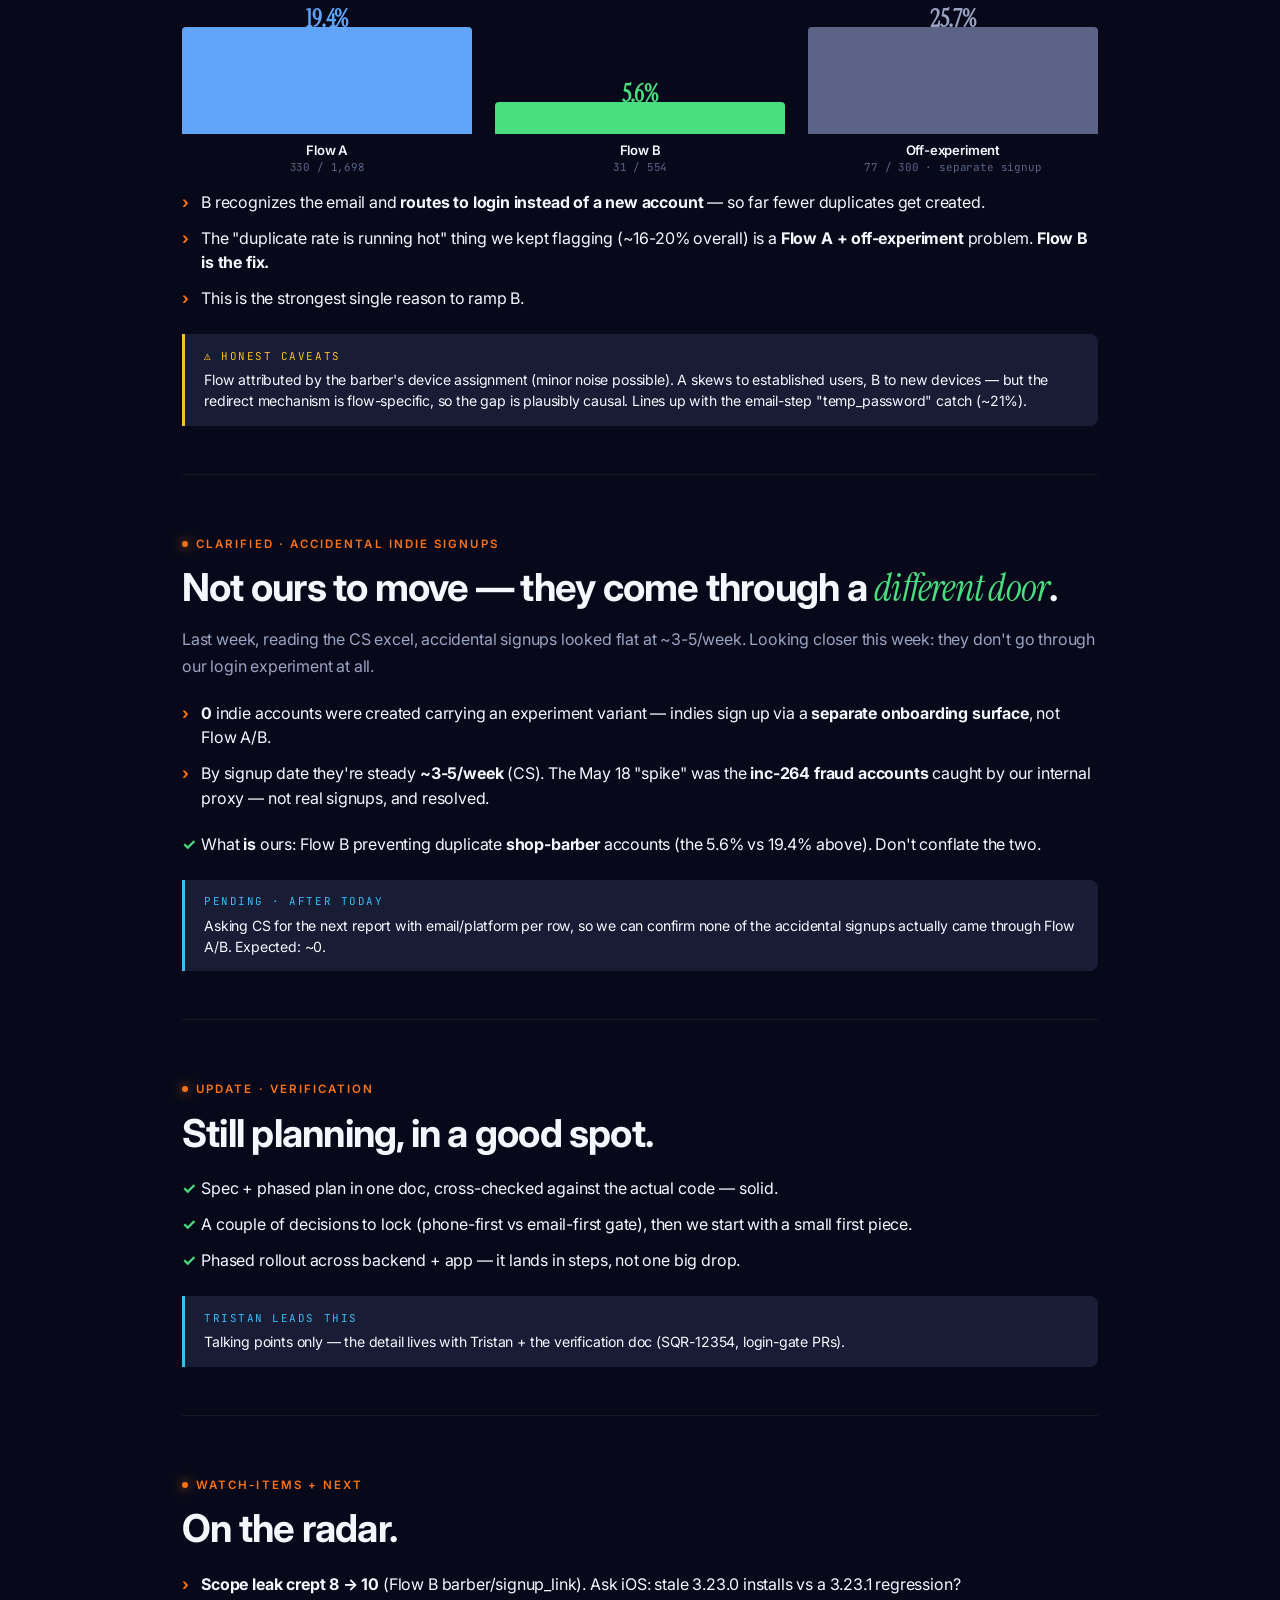
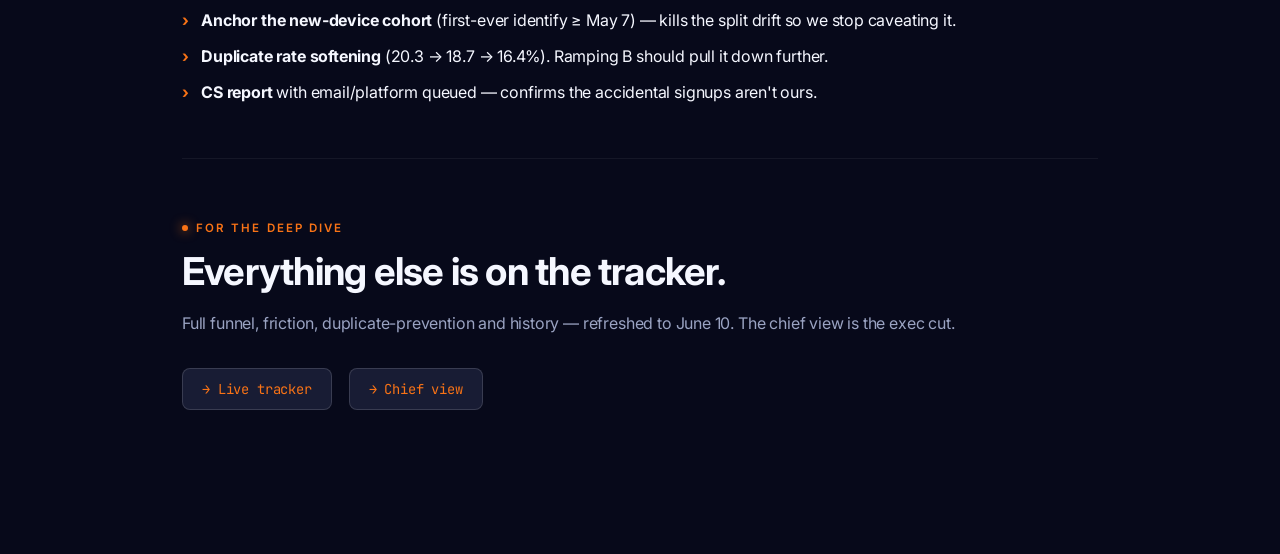
<file: weekly/2026-06-10/index.html>
<!DOCTYPE html>
<html lang="en">
<head>
  <meta charset="UTF-8" />
  <meta name="viewport" content="width=device-width, initial-scale=1" />
  <title>Onboarding Sync · Jun 10</title>
  <link rel="preconnect" href="https://fonts.googleapis.com" />
  <link rel="preconnect" href="https://fonts.gstatic.com" crossorigin />
  <link
    href="https://fonts.googleapis.com/css2?family=Inter:wght@400;500;600;700;800&family=Instrument+Serif:ital@0;1&family=JetBrains+Mono:wght@400;500;600&display=swap"
    rel="stylesheet"
  />
  <style>
    :root {
      --bg-base: #07091a;
      --bg-deep: #050714;
      --bg-surface: #0f1328;
      --bg-elevated: #181c34;
      --border: rgba(255,255,255,0.06);
      --border-strong: rgba(255,255,255,0.14);
      --text: #f5f7ff;
      --text-muted: #9aa3c2;
      --text-dim: #5b6486;
      --accent: #f97316;
      --accent-bright: #fb923c;
      --flow-a: #60a5fa;
      --flow-b: #f97316;
      --success: #4ade80;
      --warning: #fbbf24;
      --danger: #f87171;
      --info: #38bdf8;
      --font-sans: "Inter", -apple-system, BlinkMacSystemFont, system-ui, sans-serif;
      --font-display: "Instrument Serif", Georgia, serif;
      --font-mono: "JetBrains Mono", "SF Mono", Menlo, monospace;
    }
    * { box-sizing: border-box; }
    body {
      margin: 0;
      font-family: var(--font-sans);
      background: var(--bg-base);
      color: var(--text);
      letter-spacing: -0.011em;
      min-height: 100vh;
    }
    body::before {
      content: "";
      position: fixed;
      inset: 0;
      background-image:
        linear-gradient(rgba(255,255,255,0.025) 1px, transparent 1px),
        linear-gradient(90deg, rgba(255,255,255,0.025) 1px, transparent 1px);
      background-size: 64px 64px;
      mask-image: radial-gradient(ellipse 80% 70% at 50% 50%, black 30%, transparent 100%);
      -webkit-mask-image: radial-gradient(ellipse 80% 70% at 50% 50%, black 30%, transparent 100%);
      opacity: 0.5;
      pointer-events: none;
      z-index: 0;
    }
    .container {
      max-width: 980px;
      margin: 0 auto;
      padding: 4rem 2rem 6rem;
      position: relative;
      z-index: 1;
    }
    section.slide {
      padding: 3.5rem 0 3rem;
      border-bottom: 1px solid var(--border);
    }
    section.slide:first-of-type { padding-top: 1rem; }
    section.slide:last-of-type { border-bottom: 0; }
    .eyebrow {
      display: inline-flex;
      align-items: center;
      gap: 0.5rem;
      font-size: 0.72rem;
      font-weight: 600;
      letter-spacing: 0.18em;
      text-transform: uppercase;
      color: var(--accent);
      margin-bottom: 0.9rem;
    }
    .eyebrow::before {
      content: "";
      width: 6px; height: 6px;
      border-radius: 50%;
      background: var(--accent);
      box-shadow: 0 0 12px var(--accent);
    }
    h1 {
      font-size: clamp(2.4rem, 5vw, 3.6rem);
      font-weight: 700;
      letter-spacing: -0.028em;
      line-height: 1.05;
      margin: 0;
    }
    h1 em {
      font-family: var(--font-display);
      font-style: italic;
      font-weight: 400;
      color: var(--accent);
    }
    h2 {
      font-size: clamp(1.8rem, 3.5vw, 2.4rem);
      font-weight: 700;
      letter-spacing: -0.02em;
      line-height: 1.15;
      margin: 0 0 1rem;
    }
    h2 em { font-family: var(--font-display); font-style: italic; font-weight: 400; color: var(--success); }
    h3 {
      font-size: 1.15rem;
      font-weight: 600;
      margin: 0 0 0.6rem;
      color: var(--text);
    }
    p {
      font-size: 1rem;
      line-height: 1.65;
      color: var(--text-muted);
      margin: 0 0 1rem;
    }
    p.lede { font-size: 1.15rem; color: var(--text); }

    .cover { padding-top: 4rem; padding-bottom: 4rem; }
    .cover-meta {
      display: flex;
      gap: 2rem;
      margin-top: 2.5rem;
      font-size: 0.82rem;
      font-family: var(--font-mono);
      color: var(--text-dim);
    }
    .cover-meta strong { color: var(--text); font-weight: 600; }

    .wins-strip {
      display: grid;
      grid-template-columns: 1fr 1fr 1fr;
      gap: 1rem;
      margin-top: 1.2rem;
    }
    .win-card {
      background: var(--bg-elevated);
      border-left: 3px solid var(--success);
      border-radius: 0 8px 8px 0;
      padding: 1rem 1.2rem;
    }
    .win-card .win-stat {
      font-family: var(--font-display);
      font-size: 2.4rem;
      font-weight: 600;
      color: var(--success);
      line-height: 1.05;
      letter-spacing: -0.01em;
    }
    .win-card .win-label {
      font-size: 0.82rem;
      color: var(--text);
      margin-top: 0.4rem;
      line-height: 1.5;
    }

    ul.bullets { margin: 0.6rem 0 0; padding: 0; list-style: none; }
    ul.bullets li {
      position: relative;
      padding: 0.35rem 0 0.35rem 1.2rem;
      font-size: 1rem;
      color: var(--text);
      line-height: 1.55;
    }
    ul.bullets li::before {
      content: "›";
      position: absolute;
      left: 0; top: 0.35rem;
      color: var(--accent);
      font-weight: 700;
    }
    ul.bullets.check li::before { content: "✓"; color: var(--success); }
    ul.bullets li strong { color: var(--text); }

    .note-box {
      margin: 1.1rem 0 0;
      padding: 0.9rem 1.2rem;
      background: var(--bg-elevated);
      border-left: 3px solid var(--warning);
      border-radius: 0 8px 8px 0;
    }
    .note-box .note-tag {
      font-family: var(--font-mono);
      font-size: 0.68rem;
      letter-spacing: 0.14em;
      text-transform: uppercase;
      color: var(--warning);
      margin-bottom: 0.4rem;
    }
    .note-box p { margin: 0; font-size: 0.88rem; color: var(--text); line-height: 1.5; }
    .note-box.info { border-left-color: var(--info); }
    .note-box.info .note-tag { color: var(--info); }

    .trend-line {
      font-family: var(--font-mono);
      font-size: 0.9rem;
      color: var(--text-muted);
      margin: 0.4rem 0 0;
    }
    .trend-line .num { color: var(--accent-bright); }
    .trend-line .now { color: var(--success); font-weight: 700; }

    /* compact signup-week mini chart */
    .mini { margin: 1rem 0 0.4rem; }
    .mini .bars { display: flex; align-items: flex-end; gap: 6px; height: 90px; }
    .mini .bar { flex: 1; background: var(--success); border-radius: 2px 2px 0 0; opacity: 0.85; position: relative; }
    .mini .bar.hl { background: var(--warning); }
    .mini .bar .v { position: absolute; top: -16px; left: 50%; transform: translateX(-50%); font-size: 0.7rem; font-family: var(--font-mono); color: var(--text-muted); }
    .mini .xaxis { display: flex; gap: 6px; margin-top: 0.35rem; font-size: 0.6rem; color: var(--text-dim); font-family: var(--font-mono); }
    .mini .xaxis > div { flex: 1; text-align: center; }

    /* duplicate-by-flow comparison bars */
    .dupchart { margin: 1.4rem 0 0.6rem; }
    .dupchart .bars { display: flex; align-items: flex-end; gap: 1.4rem; height: 170px; padding-top: 1.4rem; }
    .dupchart .col { flex: 1; display: flex; flex-direction: column; align-items: center; justify-content: flex-end; height: 100%; }
    .dupchart .bar { width: 100%; border-radius: 4px 4px 0 0; position: relative; }
    .dupchart .pct { position: absolute; top: -1.5rem; left: 50%; transform: translateX(-50%); font-family: var(--font-display); font-size: 1.5rem; font-weight: 600; white-space: nowrap; }
    .dupchart .lab { margin-top: 0.5rem; font-size: 0.82rem; color: var(--text); text-align: center; font-weight: 600; }
    .dupchart .sub { font-size: 0.68rem; color: var(--text-dim); font-family: var(--font-mono); text-align: center; margin-top: 0.15rem; }

    .followups { display: grid; grid-template-columns: 1fr 1fr; gap: 1rem; margin-top: 1.2rem; }
    .followup-card {
      background: var(--bg-surface);
      border: 1px solid var(--border);
      border-left: 3px solid var(--info);
      border-radius: 8px;
      padding: 1rem 1.2rem;
    }
    .followup-card strong { color: var(--text); font-size: 1rem; }
    .followup-card .owner {
      font-family: var(--font-mono);
      font-size: 0.64rem;
      letter-spacing: 0.1em;
      text-transform: uppercase;
      color: var(--text-dim);
      margin-top: 0.45rem;
    }
    .followup-card p { margin: 0.35rem 0 0; font-size: 0.84rem; color: var(--text-muted); line-height: 1.5; }

    .tracker-link {
      display: inline-block;
      margin-top: 1rem;
      margin-right: 0.8rem;
      padding: 0.7rem 1.2rem;
      background: var(--bg-elevated);
      border: 1px solid var(--border-strong);
      border-radius: 8px;
      color: var(--accent);
      text-decoration: none;
      font-family: var(--font-mono);
      font-size: 0.86rem;
    }
    .tracker-link:hover { background: var(--bg-surface); }

    @media (max-width: 760px) {
      .container { padding: 2rem 1.2rem 4rem; }
      .wins-strip, .followups { grid-template-columns: 1fr; }
    }
  </style>
</head>
<body>
  <div class="container">

    <!-- COVER -->
    <section class="slide cover">
      <span class="eyebrow">Weekly Sync · Jun 10</span>
      <h1>Onboarding <em>Sync</em></h1>
      <p class="lede">Talking points — the login experiment, and a call to make.</p>
      <div class="cover-meta">
        <div><span style="color: var(--text-dim);">Date</span> · <strong>June 10, 2026</strong></div>
        <div><span style="color: var(--text-dim);">Presenter</span> · <strong>Santiago Anaya</strong></div>
        <div><span style="color: var(--text-dim);">Sample</span> · <strong>4,819 new devices</strong></div>
      </div>
    </section>

    <!-- 1 · THE DECISION -->
    <section class="slide">
      <span class="eyebrow">Decision · LaunchDarkly</span>
      <h2>We're in shape to start moving traffic to <em>Flow B</em>.</h2>
      <p class="lede">34 days post-100%, 4,819 new devices. Flow B is at worst neutral and clearly better on friction + duplicate-prevention. No regressions on anything material.</p>
      <ul class="bullets check">
        <li><strong>Proposal:</strong> ramp B to 75% for a week, watch the scope-leak + completion, then go 100%.</li>
        <li>The win is <strong>less friction + fewer duplicate accounts</strong>, not raw completion — that converged to a tie.</li>
      </ul>
      <div class="note-box info">
        <div class="note-tag">Why now</div>
        <p>The metrics have been flat for 5 straight refreshes. More waiting won't change the call — it just delays the friction win.</p>
      </div>
    </section>

    <!-- 2 · SCORECARD -->
    <section class="slide">
      <span class="eyebrow">Update · Flow A vs B</span>
      <h2>Where each flow wins.</h2>
      <p class="trend-line">Completion gap, week by week: <span class="num">+14</span> → <span class="num">+8.7</span> → <span class="num">+6.7</span> → <span class="num">+3.6</span> → <span class="num">+2.9</span> → <span class="num">+3.1</span> → <span class="num">+2.8</span> → <span class="num">+2.6</span> → <span class="num">+2.7</span> → <span class="now">+2.4pp</span> &nbsp;(converged · basically tied)</p>

      <div class="wins-strip">
        <div class="win-card">
          <div class="win-stat">+6.2pp</div>
          <div class="win-label">More users reach the welcome screen in B (email-first sheet auto-loads). B's most durable win.</div>
        </div>
        <div class="win-card">
          <div class="win-stat">−26pp</div>
          <div class="win-label">Less forgot-password friction. A's non-dismissible sheet drives frustration tapping; B doesn't.</div>
        </div>
        <div class="win-card">
          <div class="win-stat">1 in 5</div>
          <div class="win-label">Invited barbers B catches at the email step before a duplicate. A can't do this at all.</div>
        </div>
      </div>

      <ul class="bullets">
        <li>Once people reach the welcome screen, both flows convert the same — login success is <strong>tied</strong>.</li>
        <li>Login-abandon gap <strong>closed and flipped</strong> — B is now lower (51.3 vs 54.4 per 100), and 82% of B abandoners come back anyway.</li>
      </ul>

      <div class="note-box">
        <div class="note-tag">⚠ Read rates, not raw counts</div>
        <p>The 55.3/44.7 split is a measurement artifact (how we define "new device" over a sliding 90-day window) — not a bucketing problem. We compare rates within each flow. Fix: anchor the cohort.</p>
      </div>
    </section>

    <!-- 3 · DUPLICATES BY FLOW (hero) -->
    <section class="slide">
      <span class="eyebrow">New this week · duplicate prevention</span>
      <h2>Flow B cuts duplicate accounts to <em>5.6%</em>.</h2>
      <p class="lede">Of new barbers, the share whose email already belongs to another account — split by which flow they went through.</p>

      <div class="dupchart">
        <div class="bars">
          <div class="col">
            <div class="bar" style="height: 75%; background: var(--flow-a);"><span class="pct" style="color: var(--flow-a);">19.4%</span></div>
            <div class="lab">Flow A</div>
            <div class="sub">330 / 1,698</div>
          </div>
          <div class="col">
            <div class="bar" style="height: 22%; background: var(--success);"><span class="pct" style="color: var(--success);">5.6%</span></div>
            <div class="lab">Flow B</div>
            <div class="sub">31 / 554</div>
          </div>
          <div class="col">
            <div class="bar" style="height: 100%; background: var(--text-dim);"><span class="pct" style="color: var(--text-muted);">25.7%</span></div>
            <div class="lab">Off-experiment</div>
            <div class="sub">77 / 300 · separate signup</div>
          </div>
        </div>
      </div>

      <ul class="bullets">
        <li>B recognizes the email and <strong>routes to login instead of a new account</strong> — so far fewer duplicates get created.</li>
        <li>The "duplicate rate is running hot" thing we kept flagging (~16-20% overall) is a <strong>Flow A + off-experiment</strong> problem. <strong>Flow B is the fix.</strong></li>
        <li>This is the strongest single reason to ramp B.</li>
      </ul>

      <div class="note-box">
        <div class="note-tag">⚠ Honest caveats</div>
        <p>Flow attributed by the barber's device assignment (minor noise possible). A skews to established users, B to new devices — but the redirect mechanism is flow-specific, so the gap is plausibly causal. Lines up with the email-step "temp_password" catch (~21%).</p>
      </div>
    </section>

    <!-- 4 · ACCIDENTAL SIGNUPS (two channels) -->
    <section class="slide">
      <span class="eyebrow">Clarified · accidental indie signups</span>
      <h2>Not ours to move — they come through a <em>different door</em>.</h2>
      <p>Last week, reading the CS excel, accidental signups looked flat at ~3-5/week. Looking closer this week: they don't go through our login experiment at all.</p>
      <ul class="bullets">
        <li><strong>0</strong> indie accounts were created carrying an experiment variant — indies sign up via a <strong>separate onboarding surface</strong>, not Flow A/B.</li>
        <li>By signup date they're steady <strong>~3-5/week</strong> (CS). The May 18 "spike" was the <strong>inc-264 fraud accounts</strong> caught by our internal proxy — not real signups, and resolved.</li>
      </ul>
      <ul class="bullets check">
        <li>What <strong>is</strong> ours: Flow B preventing duplicate <strong>shop-barber</strong> accounts (the 5.6% vs 19.4% above). Don't conflate the two.</li>
      </ul>
      <div class="note-box info">
        <div class="note-tag">Pending · after today</div>
        <p>Asking CS for the next report with email/platform per row, so we can confirm none of the accidental signups actually came through Flow A/B. Expected: ~0.</p>
      </div>
    </section>

    <!-- 5 · VERIFICATION -->
    <section class="slide">
      <span class="eyebrow">Update · Verification</span>
      <h2>Still planning, in a good spot.</h2>
      <ul class="bullets check">
        <li>Spec + phased plan in one doc, cross-checked against the actual code — solid.</li>
        <li>A couple of decisions to lock (phone-first vs email-first gate), then we start with a small first piece.</li>
        <li>Phased rollout across backend + app — it lands in steps, not one big drop.</li>
      </ul>
      <div class="note-box info">
        <div class="note-tag">Tristan leads this</div>
        <p>Talking points only — the detail lives with Tristan + the verification doc (SQR-12354, login-gate PRs).</p>
      </div>
    </section>

    <!-- 6 · WATCH-ITEMS + NEXT -->
    <section class="slide">
      <span class="eyebrow">Watch-items + next</span>
      <h2>On the radar.</h2>
      <ul class="bullets">
        <li><strong>Scope leak crept 8 → 10</strong> (Flow B barber/signup_link). Ask iOS: stale 3.23.0 installs vs a 3.23.1 regression?</li>
        <li><strong>Anchor the new-device cohort</strong> (first-ever identify ≥ May 7) — kills the split drift so we stop caveating it.</li>
        <li><strong>Duplicate rate softening</strong> (20.3 → 18.7 → 16.4%). Ramping B should pull it down further.</li>
        <li><strong>CS report</strong> with email/platform queued — confirms the accidental signups aren't ours.</li>
      </ul>
    </section>

    <!-- 7 · TRACKER -->
    <section class="slide">
      <span class="eyebrow">For the deep dive</span>
      <h2>Everything else is on the tracker.</h2>
      <p>Full funnel, friction, duplicate-prevention and history — refreshed to June 10. The chief view is the exec cut.</p>
      <a class="tracker-link" href="https://santi-squire.github.io/onboarding-team-sync/tracker/" target="_blank">→ Live tracker</a>
      <a class="tracker-link" href="https://santi-squire.github.io/onboarding-team-sync/tracker/?view=chief" target="_blank">→ Chief view</a>
    </section>

  </div>
</body>
</html>
</file>
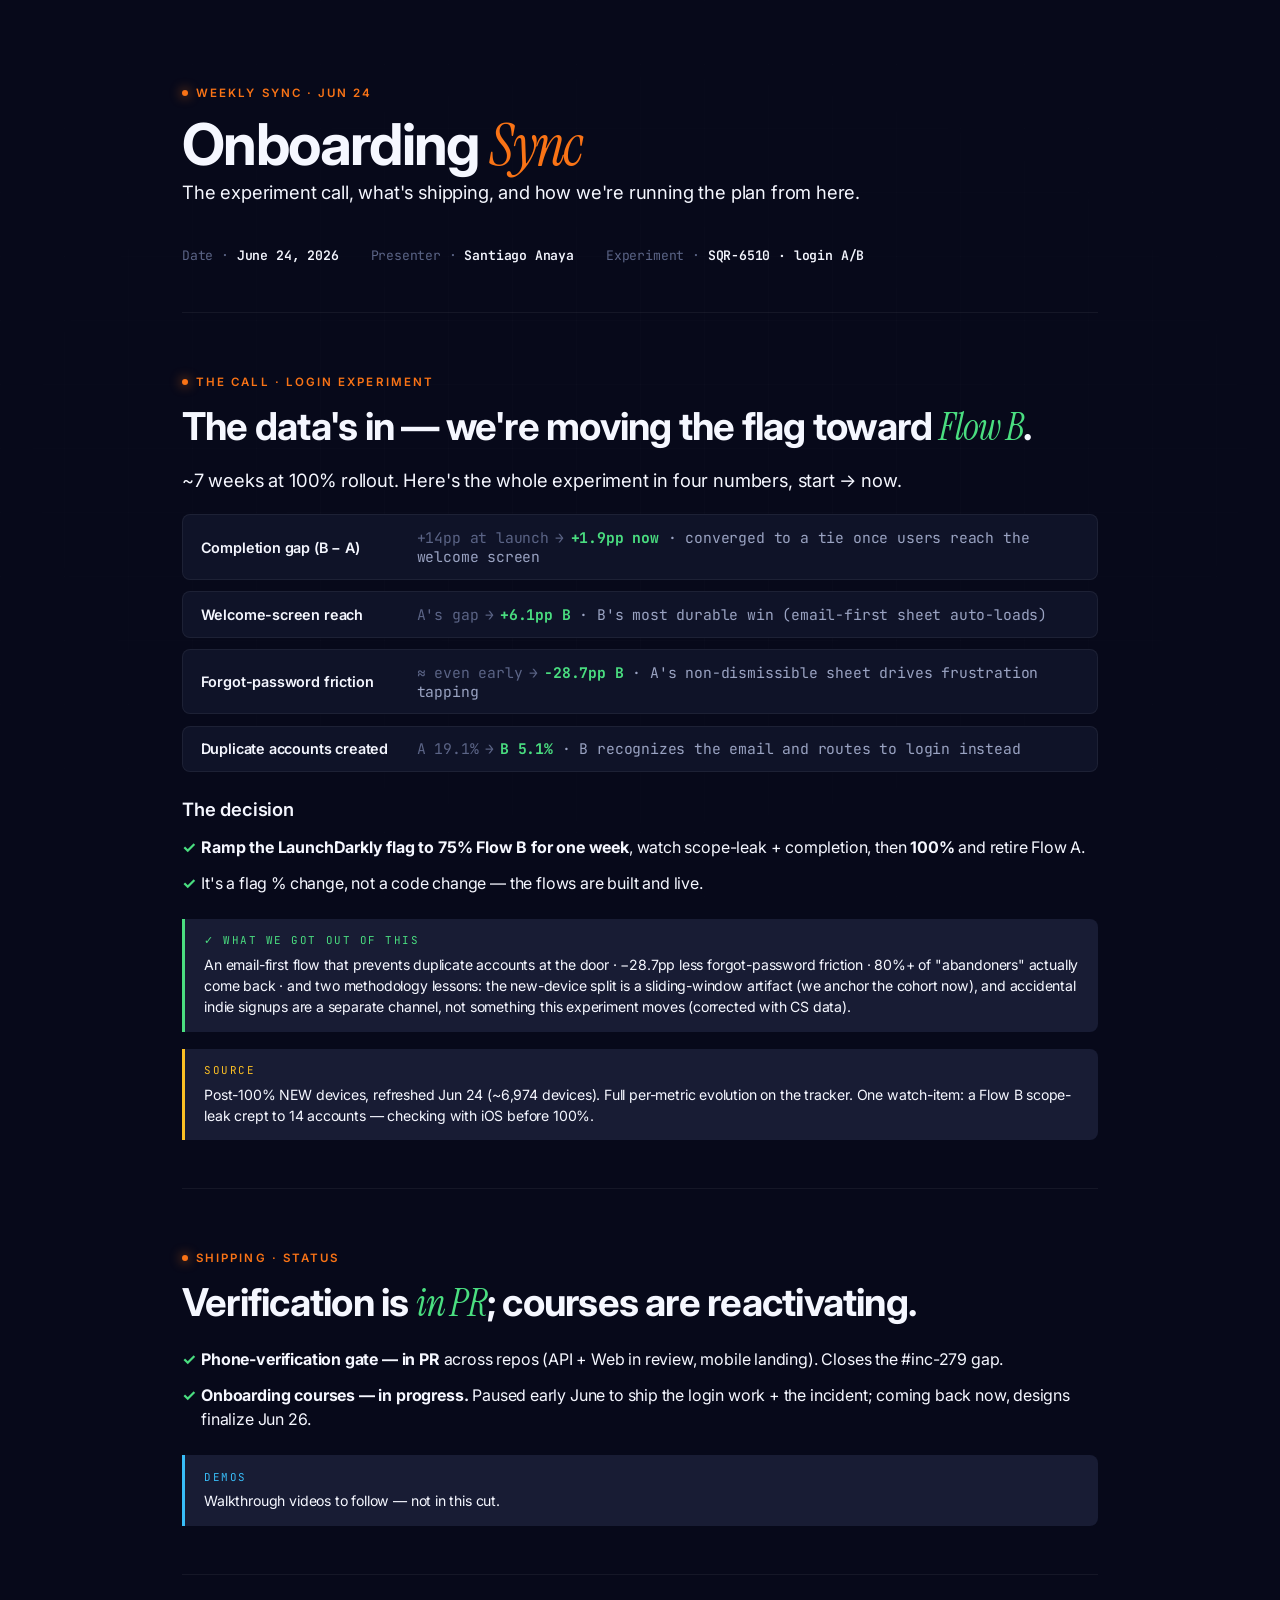
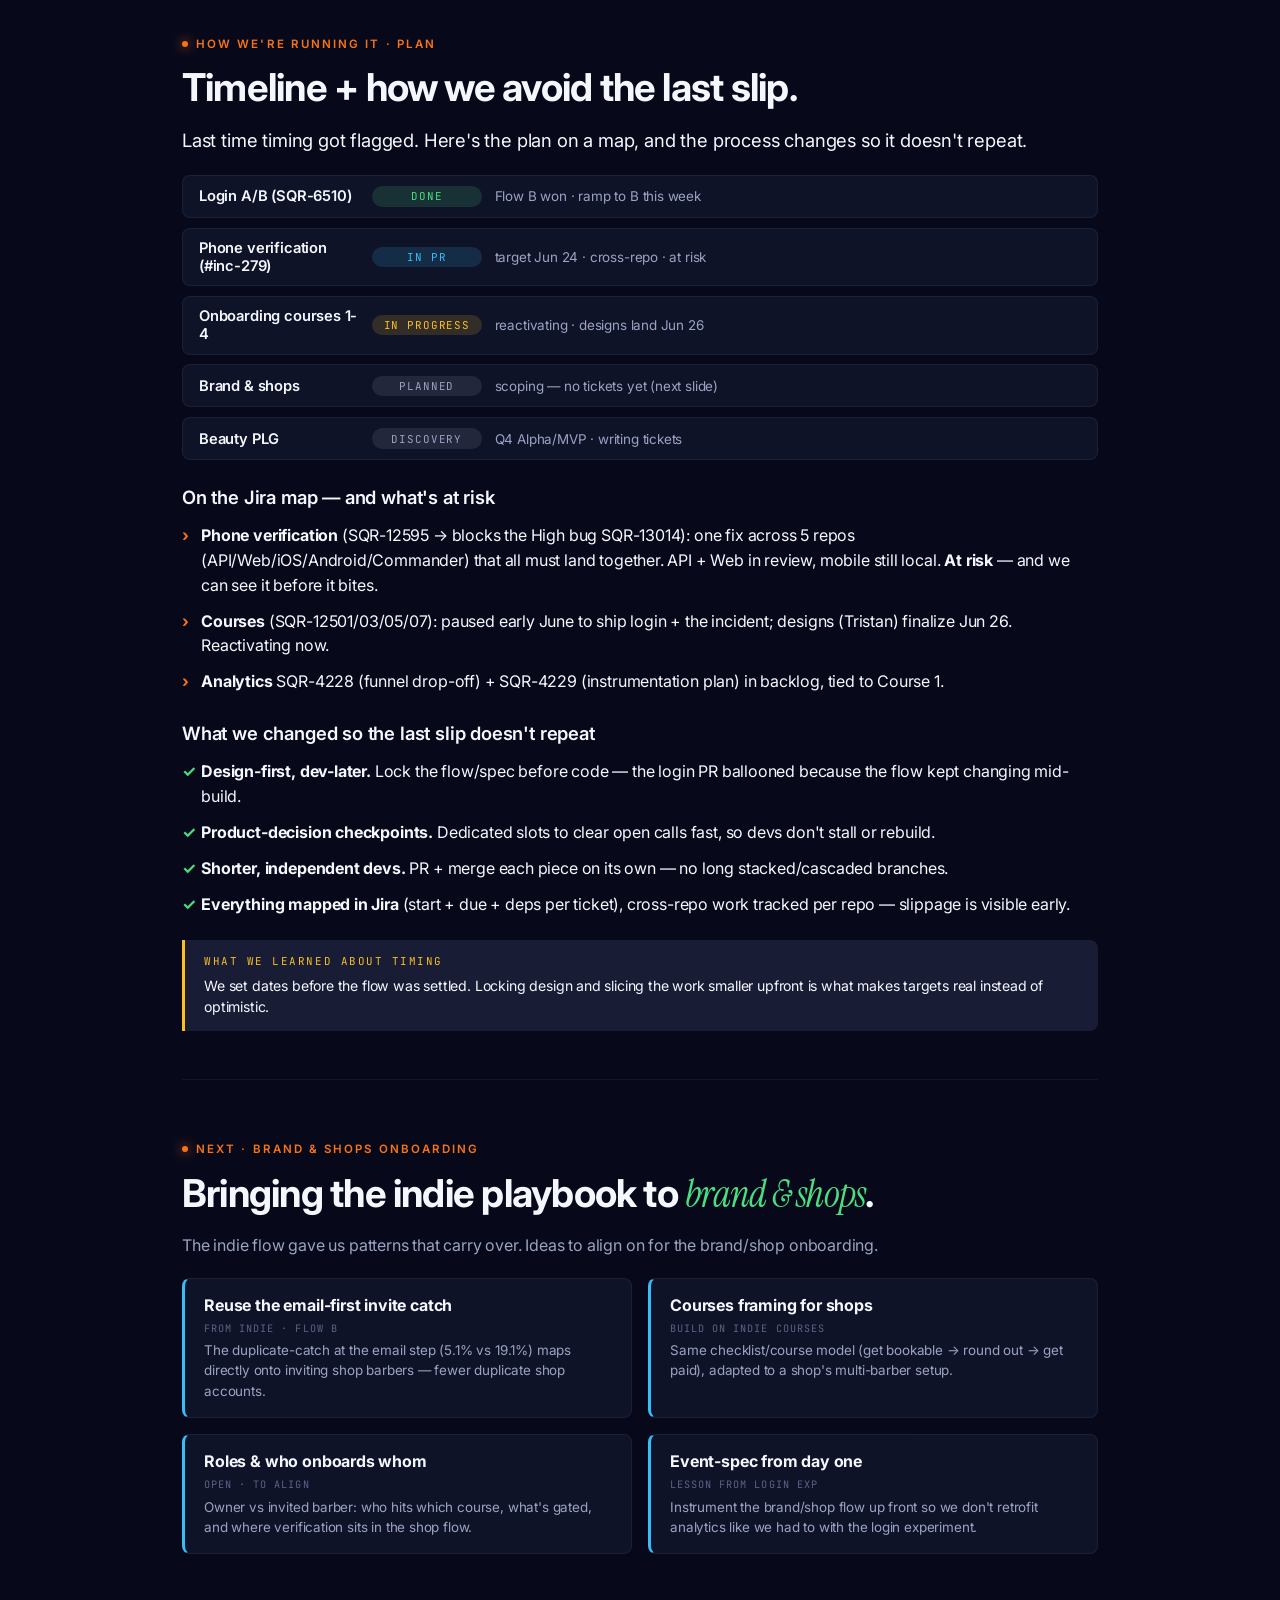
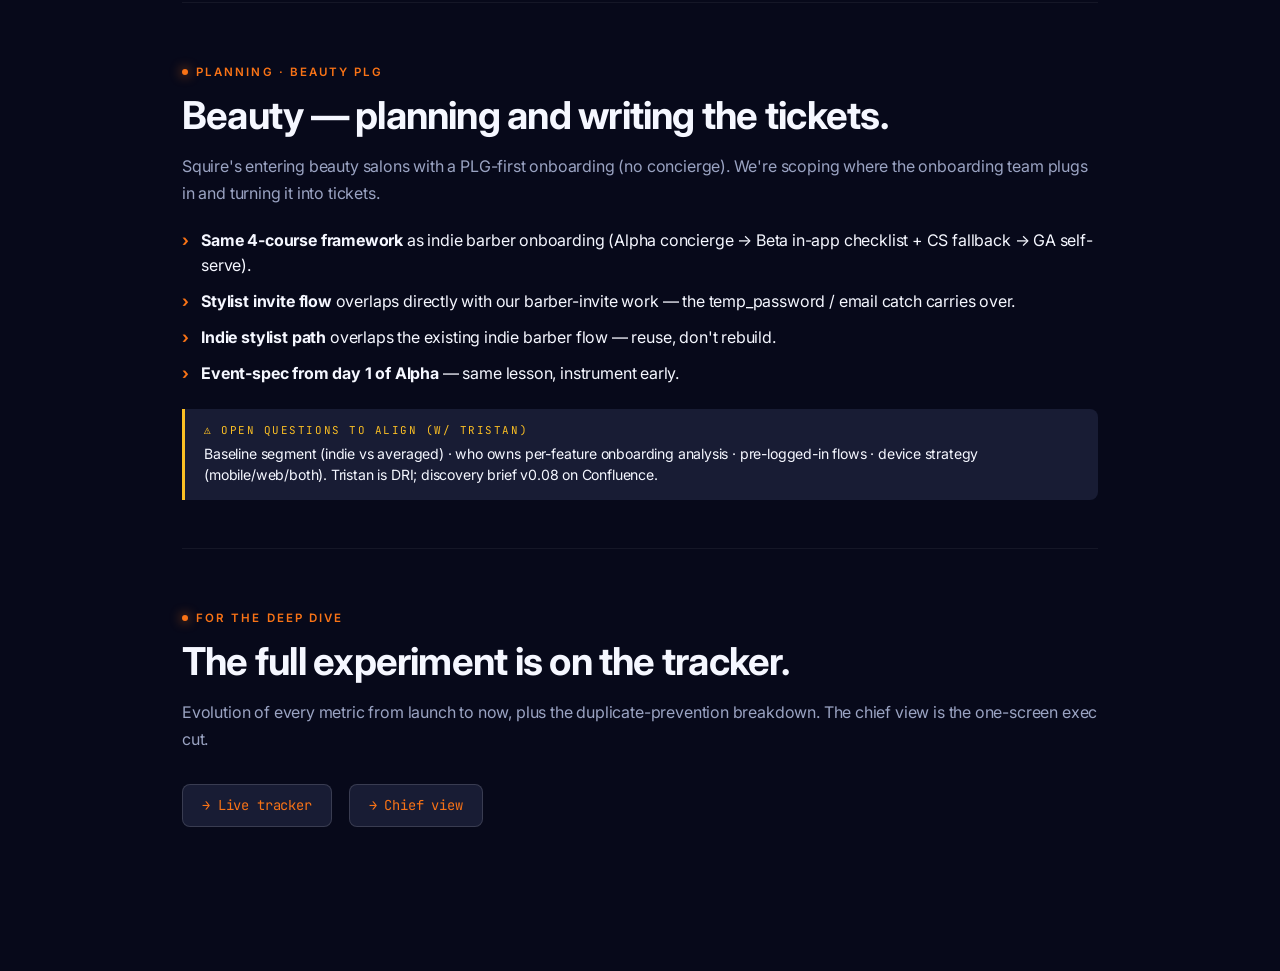
<file: weekly/2026-06-24/index.html>
<!DOCTYPE html>
<html lang="en">
<head>
  <meta charset="UTF-8" />
  <meta name="viewport" content="width=device-width, initial-scale=1" />
  <title>Onboarding Sync · Jun 24</title>
  <link rel="preconnect" href="https://fonts.googleapis.com" />
  <link rel="preconnect" href="https://fonts.gstatic.com" crossorigin />
  <link
    href="https://fonts.googleapis.com/css2?family=Inter:wght@400;500;600;700;800&family=Instrument+Serif:ital@0;1&family=JetBrains+Mono:wght@400;500;600&display=swap"
    rel="stylesheet"
  />
  <style>
    :root {
      --bg-base: #07091a;
      --bg-deep: #050714;
      --bg-surface: #0f1328;
      --bg-elevated: #181c34;
      --border: rgba(255,255,255,0.06);
      --border-strong: rgba(255,255,255,0.14);
      --text: #f5f7ff;
      --text-muted: #9aa3c2;
      --text-dim: #5b6486;
      --accent: #f97316;
      --accent-bright: #fb923c;
      --flow-a: #60a5fa;
      --flow-b: #f97316;
      --success: #4ade80;
      --warning: #fbbf24;
      --danger: #f87171;
      --info: #38bdf8;
      --font-sans: "Inter", -apple-system, BlinkMacSystemFont, system-ui, sans-serif;
      --font-display: "Instrument Serif", Georgia, serif;
      --font-mono: "JetBrains Mono", "SF Mono", Menlo, monospace;
    }
    * { box-sizing: border-box; }
    body {
      margin: 0;
      font-family: var(--font-sans);
      background: var(--bg-base);
      color: var(--text);
      letter-spacing: -0.011em;
      min-height: 100vh;
    }
    body::before {
      content: "";
      position: fixed;
      inset: 0;
      background-image:
        linear-gradient(rgba(255,255,255,0.025) 1px, transparent 1px),
        linear-gradient(90deg, rgba(255,255,255,0.025) 1px, transparent 1px);
      background-size: 64px 64px;
      mask-image: radial-gradient(ellipse 80% 70% at 50% 50%, black 30%, transparent 100%);
      -webkit-mask-image: radial-gradient(ellipse 80% 70% at 50% 50%, black 30%, transparent 100%);
      opacity: 0.5;
      pointer-events: none;
      z-index: 0;
    }
    .container {
      max-width: 980px;
      margin: 0 auto;
      padding: 4rem 2rem 6rem;
      position: relative;
      z-index: 1;
    }
    section.slide {
      padding: 3.5rem 0 3rem;
      border-bottom: 1px solid var(--border);
    }
    section.slide:first-of-type { padding-top: 1rem; }
    section.slide:last-of-type { border-bottom: 0; }
    .eyebrow {
      display: inline-flex;
      align-items: center;
      gap: 0.5rem;
      font-size: 0.72rem;
      font-weight: 600;
      letter-spacing: 0.18em;
      text-transform: uppercase;
      color: var(--accent);
      margin-bottom: 0.9rem;
    }
    .eyebrow::before {
      content: "";
      width: 6px; height: 6px;
      border-radius: 50%;
      background: var(--accent);
      box-shadow: 0 0 12px var(--accent);
    }
    h1 {
      font-size: clamp(2.4rem, 5vw, 3.6rem);
      font-weight: 700;
      letter-spacing: -0.028em;
      line-height: 1.05;
      margin: 0;
    }
    h1 em {
      font-family: var(--font-display);
      font-style: italic;
      font-weight: 400;
      color: var(--accent);
    }
    h2 {
      font-size: clamp(1.8rem, 3.5vw, 2.4rem);
      font-weight: 700;
      letter-spacing: -0.02em;
      line-height: 1.15;
      margin: 0 0 1rem;
    }
    h2 em { font-family: var(--font-display); font-style: italic; font-weight: 400; color: var(--success); }
    h3 {
      font-size: 1.15rem;
      font-weight: 600;
      margin: 0 0 0.6rem;
      color: var(--text);
    }
    p {
      font-size: 1rem;
      line-height: 1.65;
      color: var(--text-muted);
      margin: 0 0 1rem;
    }
    p.lede { font-size: 1.15rem; color: var(--text); }

    .cover { padding-top: 4rem; padding-bottom: 4rem; }
    .cover-meta {
      display: flex;
      gap: 2rem;
      margin-top: 2.5rem;
      font-size: 0.82rem;
      font-family: var(--font-mono);
      color: var(--text-dim);
    }
    .cover-meta strong { color: var(--text); font-weight: 600; }

    .wins-strip {
      display: grid;
      grid-template-columns: 1fr 1fr 1fr;
      gap: 1rem;
      margin-top: 1.2rem;
    }
    .win-card {
      background: var(--bg-elevated);
      border-left: 3px solid var(--success);
      border-radius: 0 8px 8px 0;
      padding: 1rem 1.2rem;
    }
    .win-card .win-stat {
      font-family: var(--font-display);
      font-size: 2.4rem;
      font-weight: 600;
      color: var(--success);
      line-height: 1.05;
      letter-spacing: -0.01em;
    }
    .win-card .win-label {
      font-size: 0.82rem;
      color: var(--text);
      margin-top: 0.4rem;
      line-height: 1.5;
    }

    ul.bullets { margin: 0.6rem 0 0; padding: 0; list-style: none; }
    ul.bullets li {
      position: relative;
      padding: 0.35rem 0 0.35rem 1.2rem;
      font-size: 1rem;
      color: var(--text);
      line-height: 1.55;
    }
    ul.bullets li::before {
      content: "›";
      position: absolute;
      left: 0; top: 0.35rem;
      color: var(--accent);
      font-weight: 700;
    }
    ul.bullets.check li::before { content: "✓"; color: var(--success); }
    ul.bullets li strong { color: var(--text); }

    .note-box {
      margin: 1.1rem 0 0;
      padding: 0.9rem 1.2rem;
      background: var(--bg-elevated);
      border-left: 3px solid var(--warning);
      border-radius: 0 8px 8px 0;
    }
    .note-box .note-tag {
      font-family: var(--font-mono);
      font-size: 0.68rem;
      letter-spacing: 0.14em;
      text-transform: uppercase;
      color: var(--warning);
      margin-bottom: 0.4rem;
    }
    .note-box p { margin: 0; font-size: 0.88rem; color: var(--text); line-height: 1.5; }
    .note-box.info { border-left-color: var(--info); }
    .note-box.info .note-tag { color: var(--info); }
    .note-box.good { border-left-color: var(--success); }
    .note-box.good .note-tag { color: var(--success); }

    .trend-line {
      font-family: var(--font-mono);
      font-size: 0.9rem;
      color: var(--text-muted);
      margin: 0.4rem 0 0;
    }
    .trend-line .num { color: var(--accent-bright); }
    .trend-line .now { color: var(--success); font-weight: 700; }

    /* evolution: metric start -> now rows */
    .evo { margin: 1.2rem 0 0; display: grid; gap: 0.7rem; }
    .evo-row { display: grid; grid-template-columns: 200px 1fr; gap: 1rem; align-items: center; background: var(--bg-surface); border: 1px solid var(--border); border-radius: 8px; padding: 0.8rem 1.1rem; }
    .evo-row .m { font-size: 0.9rem; color: var(--text); font-weight: 600; }
    .evo-row .v { font-family: var(--font-mono); font-size: 0.92rem; color: var(--text-muted); }
    .evo-row .v .start { color: var(--text-dim); }
    .evo-row .v .arrow { color: var(--text-dim); margin: 0 0.4rem; }
    .evo-row .v .end { color: var(--success); font-weight: 700; }
    @media (max-width: 640px){ .evo-row { grid-template-columns: 1fr; gap: 0.3rem; } }

    /* duplicate-by-flow comparison bars */
    .dupchart { margin: 1.4rem 0 0.6rem; }
    .dupchart .bars { display: flex; align-items: flex-end; gap: 1.4rem; height: 170px; padding-top: 1.4rem; }
    .dupchart .col { flex: 1; display: flex; flex-direction: column; align-items: center; justify-content: flex-end; height: 100%; }
    .dupchart .bar { width: 100%; border-radius: 4px 4px 0 0; position: relative; }
    .dupchart .pct { position: absolute; top: -1.5rem; left: 50%; transform: translateX(-50%); font-family: var(--font-display); font-size: 1.5rem; font-weight: 600; white-space: nowrap; }
    .dupchart .lab { margin-top: 0.5rem; font-size: 0.82rem; color: var(--text); text-align: center; font-weight: 600; }
    .dupchart .sub { font-size: 0.68rem; color: var(--text-dim); font-family: var(--font-mono); text-align: center; margin-top: 0.15rem; }

    /* demo videos */
    .demo-grid { display: grid; grid-template-columns: 1fr 1fr; gap: 1.2rem; margin-top: 1.2rem; }
    .demo-slot {
      background: var(--bg-surface);
      border: 1px dashed var(--border-strong);
      border-radius: 12px;
      min-height: 220px;
      display: flex;
      flex-direction: column;
      align-items: center;
      justify-content: center;
      text-align: center;
      padding: 1rem;
    }
    .demo-slot .ph { font-family: var(--font-mono); font-size: 0.72rem; letter-spacing: 0.12em; text-transform: uppercase; color: var(--text-dim); }
    .demo-slot .lbl { color: var(--text); font-weight: 600; margin-top: 0.45rem; font-size: 0.98rem; }
    .demo-slot .hint { color: var(--text-muted); font-size: 0.8rem; margin-top: 0.3rem; line-height: 1.45; }
    .demo-slot video { width: 100%; border-radius: 10px; border: 1px solid var(--border); }

    /* timeline */
    .timeline { margin: 1.2rem 0 0; display: grid; gap: 0.6rem; }
    .tl-row { display: grid; grid-template-columns: 160px 110px 1fr; gap: 0.8rem; align-items: center; padding: 0.65rem 1rem; background: var(--bg-surface); border: 1px solid var(--border); border-radius: 8px; }
    .tl-row .ws { font-weight: 600; color: var(--text); font-size: 0.92rem; }
    .tl-row .st { font-family: var(--font-mono); font-size: 0.68rem; letter-spacing: 0.08em; text-transform: uppercase; padding: 0.2rem 0.5rem; border-radius: 999px; text-align: center; }
    .st.done { background: rgba(74,222,128,0.15); color: var(--success); }
    .st.pr { background: rgba(56,189,248,0.15); color: var(--info); }
    .st.wip { background: rgba(251,191,36,0.15); color: var(--warning); }
    .st.planned { background: rgba(148,163,184,0.14); color: var(--text-muted); }
    .tl-row .dt { font-size: 0.84rem; color: var(--text-muted); }
    @media (max-width: 640px){ .tl-row { grid-template-columns: 1fr; gap: 0.25rem; } }

    .followups { display: grid; grid-template-columns: 1fr 1fr; gap: 1rem; margin-top: 1.2rem; }
    .followup-card {
      background: var(--bg-surface);
      border: 1px solid var(--border);
      border-left: 3px solid var(--info);
      border-radius: 8px;
      padding: 1rem 1.2rem;
    }
    .followup-card strong { color: var(--text); font-size: 1rem; }
    .followup-card .owner {
      font-family: var(--font-mono);
      font-size: 0.64rem;
      letter-spacing: 0.1em;
      text-transform: uppercase;
      color: var(--text-dim);
      margin-top: 0.45rem;
    }
    .followup-card p { margin: 0.35rem 0 0; font-size: 0.84rem; color: var(--text-muted); line-height: 1.5; }

    .tracker-link {
      display: inline-block;
      margin-top: 1rem;
      margin-right: 0.8rem;
      padding: 0.7rem 1.2rem;
      background: var(--bg-elevated);
      border: 1px solid var(--border-strong);
      border-radius: 8px;
      color: var(--accent);
      text-decoration: none;
      font-family: var(--font-mono);
      font-size: 0.86rem;
    }
    .tracker-link:hover { background: var(--bg-surface); }

    @media (max-width: 760px) {
      .container { padding: 2rem 1.2rem 4rem; }
      .wins-strip, .demo-grid, .followups { grid-template-columns: 1fr; }
    }
  </style>
</head>
<body>
  <div class="container">

    <!-- COVER -->
    <section class="slide cover">
      <span class="eyebrow">Weekly Sync · Jun 24</span>
      <h1>Onboarding <em>Sync</em></h1>
      <p class="lede">The experiment call, what's shipping, and how we're running the plan from here.</p>
      <div class="cover-meta">
        <div><span style="color: var(--text-dim);">Date</span> · <strong>June 24, 2026</strong></div>
        <div><span style="color: var(--text-dim);">Presenter</span> · <strong>Santiago Anaya</strong></div>
        <div><span style="color: var(--text-dim);">Experiment</span> · <strong>SQR-6510 · login A/B</strong></div>
      </div>
    </section>

    <!-- 1 · EXPERIMENT SUMMARY + DECISION -->
    <section class="slide">
      <span class="eyebrow">The call · login experiment</span>
      <h2>The data's in — we're moving the flag toward <em>Flow B</em>.</h2>
      <p class="lede">~7 weeks at 100% rollout. Here's the whole experiment in four numbers, start → now.</p>

      <div class="evo">
        <div class="evo-row">
          <div class="m">Completion gap (B − A)</div>
          <div class="v"><span class="start">+14pp at launch</span><span class="arrow">→</span><span class="end" data-sync="completion">+1.9pp now</span> · converged to a tie once users reach the welcome screen</div>
        </div>
        <div class="evo-row">
          <div class="m">Welcome-screen reach</div>
          <div class="v"><span class="start">A's gap</span><span class="arrow">→</span><span class="end" data-sync="welcome">+6.1pp B</span> · B's most durable win (email-first sheet auto-loads)</div>
        </div>
        <div class="evo-row">
          <div class="m">Forgot-password friction</div>
          <div class="v"><span class="start">≈ even early</span><span class="arrow">→</span><span class="end" data-sync="forgot">−28.7pp B</span> · A's non-dismissible sheet drives frustration tapping</div>
        </div>
        <div class="evo-row">
          <div class="m">Duplicate accounts created</div>
          <div class="v"><span class="start">A 19.1%</span><span class="arrow">→</span><span class="end" data-sync="dup">B 5.1%</span> · B recognizes the email and routes to login instead</div>
        </div>
      </div>

      <h3 style="margin-top: 1.6rem;">The decision</h3>
      <ul class="bullets check">
        <li><strong>Ramp the LaunchDarkly flag to 75% Flow B for one week</strong>, watch scope-leak + completion, then <strong>100%</strong> and retire Flow A.</li>
        <li>It's a flag % change, not a code change — the flows are built and live.</li>
      </ul>

      <div class="note-box good">
        <div class="note-tag">✓ What we got out of this</div>
        <p>An email-first flow that prevents duplicate accounts at the door · −28.7pp less forgot-password friction · 80%+ of "abandoners" actually come back · and two methodology lessons: the new-device split is a sliding-window artifact (we anchor the cohort now), and accidental indie signups are a separate channel, not something this experiment moves (corrected with CS data).</p>
      </div>

      <div class="note-box">
        <div class="note-tag">Source</div>
        <p>Post-100% NEW devices, refreshed Jun 24 (~6,974 devices). Full per-metric evolution on the tracker. One watch-item: a Flow B scope-leak crept to 14 accounts — checking with iOS before 100%.</p>
      </div>
    </section>

    <!-- 2 · SHIPPING: ONBOARDING + VERIFICATION IN PR -->
    <section class="slide">
      <span class="eyebrow">Shipping · status</span>
      <h2>Verification is <em>in PR</em>; courses are reactivating.</h2>
      <ul class="bullets check">
        <li><strong>Phone-verification gate — in PR</strong> across repos (API + Web in review, mobile landing). Closes the #inc-279 gap.</li>
        <li><strong>Onboarding courses — in progress.</strong> Paused early June to ship the login work + the incident; coming back now, designs finalize Jun 26.</li>
      </ul>
      <div class="note-box info">
        <div class="note-tag">Demos</div>
        <p>Walkthrough videos to follow — not in this cut.</p>
      </div>
    </section>

    <!-- 3 · PLAN / TIMELINE -->
    <section class="slide">
      <span class="eyebrow">How we're running it · plan</span>
      <h2>Timeline + how we avoid the last slip.</h2>
      <p class="lede">Last time timing got flagged. Here's the plan on a map, and the process changes so it doesn't repeat.</p>

      <div class="timeline" id="timeline-rows">
        <div class="tl-row"><div class="ws">Login A/B (SQR-6510)</div><div class="st done">Done</div><div class="dt">Flow B won · ramp to B this week</div></div>
        <div class="tl-row"><div class="ws">Phone verification (#inc-279)</div><div class="st pr">In PR</div><div class="dt">target Jun 24 · cross-repo · at risk</div></div>
        <div class="tl-row"><div class="ws">Onboarding courses 1-4</div><div class="st wip">In progress</div><div class="dt">reactivating · designs land Jun 26</div></div>
        <div class="tl-row"><div class="ws">Brand &amp; shops</div><div class="st planned">Planned</div><div class="dt">scoping — no tickets yet (next slide)</div></div>
        <div class="tl-row"><div class="ws">Beauty PLG</div><div class="st planned">Discovery</div><div class="dt">Q4 Alpha/MVP · writing tickets</div></div>
      </div>

      <h3 style="margin-top: 1.6rem;">On the Jira map — and what's at risk</h3>
      <ul class="bullets">
        <li><strong>Phone verification</strong> (SQR-12595 → blocks the High bug SQR-13014): one fix across 5 repos (API/Web/iOS/Android/Commander) that all must land together. API + Web in review, mobile still local. <strong>At risk</strong> — and we can see it before it bites.</li>
        <li><strong>Courses</strong> (SQR-12501/03/05/07): paused early June to ship login + the incident; designs (Tristan) finalize Jun 26. Reactivating now.</li>
        <li><strong>Analytics</strong> SQR-4228 (funnel drop-off) + SQR-4229 (instrumentation plan) in backlog, tied to Course 1.</li>
      </ul>

      <h3 style="margin-top: 1.4rem;">What we changed so the last slip doesn't repeat</h3>
      <ul class="bullets check">
        <li><strong>Design-first, dev-later.</strong> Lock the flow/spec before code — the login PR ballooned because the flow kept changing mid-build.</li>
        <li><strong>Product-decision checkpoints.</strong> Dedicated slots to clear open calls fast, so devs don't stall or rebuild.</li>
        <li><strong>Shorter, independent devs.</strong> PR + merge each piece on its own — no long stacked/cascaded branches.</li>
        <li><strong>Everything mapped in Jira</strong> (start + due + deps per ticket), cross-repo work tracked per repo — slippage is visible early.</li>
      </ul>

      <div class="note-box">
        <div class="note-tag">What we learned about timing</div>
        <p>We set dates before the flow was settled. Locking design and slicing the work smaller upfront is what makes targets real instead of optimistic.</p>
      </div>
    </section>

    <!-- 4 · BRAND & SHOPS NEXT STEP -->
    <section class="slide">
      <span class="eyebrow">Next · brand &amp; shops onboarding</span>
      <h2>Bringing the indie playbook to <em>brand &amp; shops</em>.</h2>
      <p>The indie flow gave us patterns that carry over. Ideas to align on for the brand/shop onboarding.</p>
      <div class="followups">
        <div class="followup-card">
          <strong>Reuse the email-first invite catch</strong>
          <div class="owner">from indie · Flow B</div>
          <p>The duplicate-catch at the email step (5.1% vs 19.1%) maps directly onto inviting shop barbers — fewer duplicate shop accounts.</p>
        </div>
        <div class="followup-card">
          <strong>Courses framing for shops</strong>
          <div class="owner">build on indie courses</div>
          <p>Same checklist/course model (get bookable → round out → get paid), adapted to a shop's multi-barber setup.</p>
        </div>
        <div class="followup-card">
          <strong>Roles &amp; who onboards whom</strong>
          <div class="owner">open · to align</div>
          <p>Owner vs invited barber: who hits which course, what's gated, and where verification sits in the shop flow.</p>
        </div>
        <div class="followup-card">
          <strong>Event-spec from day one</strong>
          <div class="owner">lesson from login exp</div>
          <p>Instrument the brand/shop flow up front so we don't retrofit analytics like we had to with the login experiment.</p>
        </div>
      </div>
    </section>

    <!-- 5 · BEAUTY -->
    <section class="slide">
      <span class="eyebrow">Planning · beauty PLG</span>
      <h2>Beauty — planning and writing the tickets.</h2>
      <p>Squire's entering beauty salons with a PLG-first onboarding (no concierge). We're scoping where the onboarding team plugs in and turning it into tickets.</p>
      <ul class="bullets">
        <li><strong>Same 4-course framework</strong> as indie barber onboarding (Alpha concierge → Beta in-app checklist + CS fallback → GA self-serve).</li>
        <li><strong>Stylist invite flow</strong> overlaps directly with our barber-invite work — the temp_password / email catch carries over.</li>
        <li><strong>Indie stylist path</strong> overlaps the existing indie barber flow — reuse, don't rebuild.</li>
        <li><strong>Event-spec from day 1 of Alpha</strong> — same lesson, instrument early.</li>
      </ul>
      <div class="note-box">
        <div class="note-tag">⚠ Open questions to align (w/ Tristan)</div>
        <p>Baseline segment (indie vs averaged) · who owns per-feature onboarding analysis · pre-logged-in flows · device strategy (mobile/web/both). Tristan is DRI; discovery brief v0.08 on Confluence.</p>
      </div>
    </section>

    <!-- 6 · TRACKER -->
    <section class="slide">
      <span class="eyebrow">For the deep dive</span>
      <h2>The full experiment is on the tracker.</h2>
      <p>Evolution of every metric from launch to now, plus the duplicate-prevention breakdown. The chief view is the one-screen exec cut.</p>
      <a class="tracker-link" href="https://santi-squire.github.io/onboarding-team-sync/tracker/" target="_blank">→ Live tracker</a>
      <a class="tracker-link" href="https://santi-squire.github.io/onboarding-team-sync/tracker/?view=chief" target="_blank">→ Chief view</a>
    </section>

  </div>
</body>
</html>
</file>
